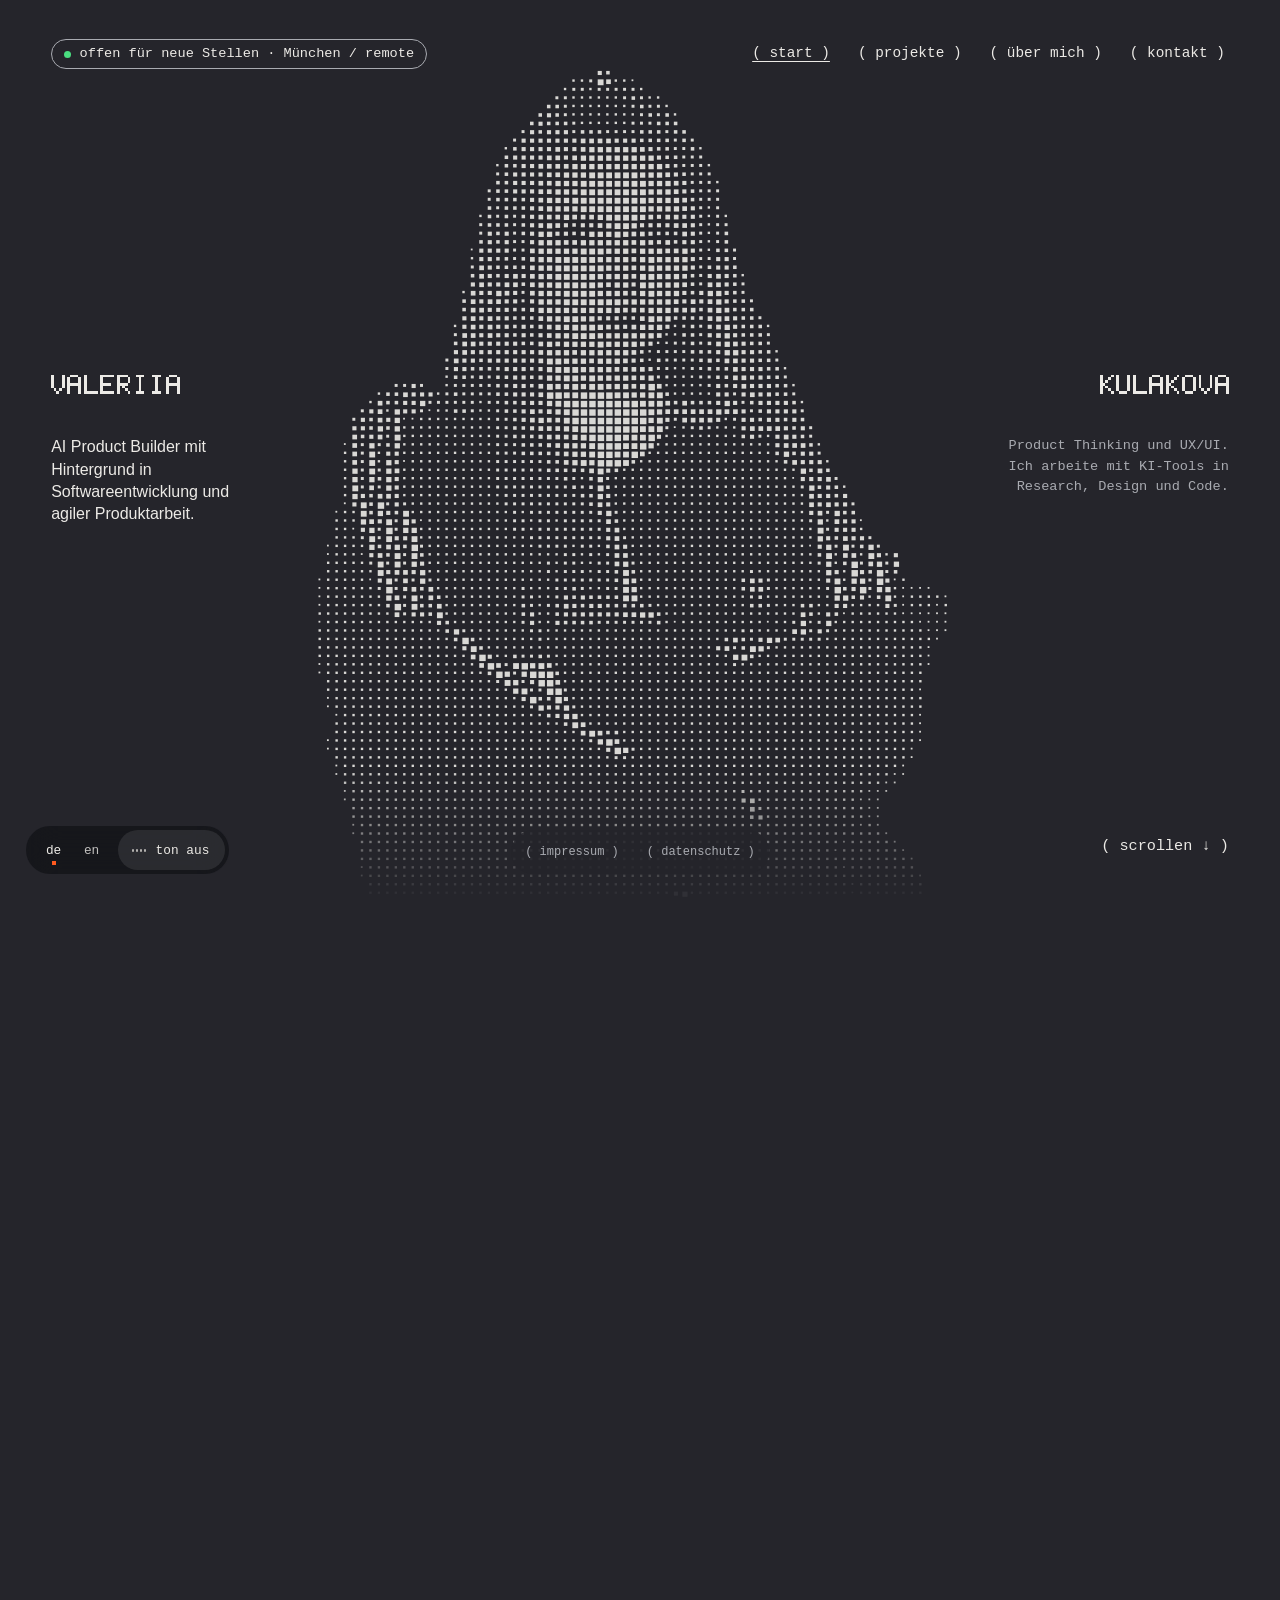
<file: index.html>
<!DOCTYPE html>
<html lang="de">
<head>
<meta charset="utf-8">
<meta name="tdm-reservation" content="1">
<meta name="viewport" content="width=device-width, initial-scale=1, viewport-fit=cover">
<title>Valeriia Kulakova · product builder</title>
<meta name="description" content="Valeriia Kulakova, Product Builder für UX/UI aus München.">
<link rel="stylesheet" href="style.css?v=1a08c175">
<script src="nav.js?v=debee6c0"></script>
<script src="cursor.js?v=5340a399"></script>
</head>
<body class="page-home">
<a class="skip" href="#ordner">Zu den Ordnern springen</a>
<div class="track" id="track">
  <div class="stage">
    <canvas id="c" role="img" aria-label="Porträt von Valeriia Kulakova aus Pixeln"></canvas>
    <header>
      <p class="badge"><i aria-hidden="true"></i>offen für neue Stellen<span class="loc"> · München / remote</span></p>
      <nav aria-label="Hauptnavigation"><a href="index.html" aria-current="page">( start )</a><a href="projekte.html">( projekte )</a><a href="about.html">( über mich )</a><a href="contact.html">( kontakt )</a></nav>
    </header>
    <main class="intro" id="intro">
      <h1><span data-pixel>Valeriia</span> <span data-pixel>Kulakova</span></h1>
      <div class="claim">
        <p class="claim-txt">AI Product Builder mit Hintergrund in Softwareentwicklung und agiler Produktarbeit.</p>
        <p class="claim-role">Product Thinking und UX/UI. Ich arbeite mit KI-Tools in Research, Design und Code.</p>
      </div>
    </main>
    <div class="hint" id="hint" aria-hidden="true">( scrollen ↓ )</div>

    <!-- 2 · Das Porträt wird zu „DESIGN + CODE + AI“, darunter ein Code-Fenster (nur Code, kein Text-Reiter) -->
    <section class="beat beat-code" id="who" aria-labelledby="who-title">
      <h2 class="sr" id="who-title">design + code + ai</h2>
      <div class="codewin">
        <div class="codewin-bar">
          <span class="dots" aria-hidden="true"><i></i><i></i><i></i></span>
          <span class="codewin-file" aria-hidden="true">valeriia.js</span>
        </div>
        <pre class="code" id="view-code"><code id="codeOut"></code></pre>
      </div>
    </section>

    <!-- 4 · Ordner: kommen klein und wachsen auf normale Größe -->
    <nav class="folders" id="folders" aria-label="Ordner">
      <a class="folder" href="projekte.html" id="ordner">
        <svg viewBox="0 0 120 96" aria-hidden="true"><defs><linearGradient id="ff" x1="0" y1="0" x2="0" y2="1"><stop offset="0" style="stop-color:var(--folder-front-top)"/><stop offset="1" style="stop-color:var(--folder-front-bottom)"/></linearGradient></defs><path d="M4 12a7 7 0 0 1 7-7h28a7 7 0 0 1 5 2l6 6h59a7 7 0 0 1 7 7v10H4z" style="fill:var(--folder-back)"/><rect x="4" y="22" width="112" height="70" rx="7" fill="url(#ff)"/><rect x="4" y="22" width="112" height="2" rx="1" style="fill:var(--folder-edge)"/></svg>
        <span>Projekte</span>
      </a>
      <a class="folder" href="about.html">
        <svg viewBox="0 0 120 96" aria-hidden="true"><path d="M4 12a7 7 0 0 1 7-7h28a7 7 0 0 1 5 2l6 6h59a7 7 0 0 1 7 7v10H4z" style="fill:var(--folder-back)"/><rect x="4" y="22" width="112" height="70" rx="7" fill="url(#ff)"/><rect x="4" y="22" width="112" height="2" rx="1" style="fill:var(--folder-edge)"/></svg>
        <span>Über mich</span>
      </a>
    </nav>
    <footer class="legal"><a href="impressum.html">( impressum )</a><a href="datenschutz.html">( datenschutz )</a></footer>
  </div>
</div>
<script src="pixel.js?v=43813e9c"></script>
<script src="sound.js?v=e8028848"></script>
<script>
(function(){
  const GW=80, GH=201;
  const raw=atob("[base64]/[base64]/[base64]/[base64]/[base64]/yLinx6KFoV+PgkQjSmAAAAAAAAAAAAAAAAAAAAAAAAAAAAAAAAAAAAAAAAAAAAAAAAAAAAAAAAAAAAAAAAAAD3J/cIxIT6PByMzEy9DS0r/[base64]/y8/Pxrm5ubWqoKjEzL2UmJRtp72YaVZRAAAAAAAAAAAAAAAAAAAAAAAAAAAAAAAAAAAAAAAAAAAAAAAAAAAAAAAAAAAAdpyPlHV5Z19emr/[base64]/wrq5mCkmVFo/eJm9jWhbWzEAAAAAAAAAAAAAAAAAAAAAAAAAAAAAAAAAAAAAAAAAAAAAAAAAAAAAAABflZKIhXaEcGpvlsWsssTNztDNyci6rootJ05Obkxgo8Gid2NfQwAAAAAAAAAAAAAAAAAAAAAAAAAAAAAAAAAAAAAAAAAAAAAAAAAAAAAAAIKejHuCe35/gHmXzMi0rrXCzs7Mx6duIDJBSEpqb1uIv7CCcF1aHgAAAAAAAAAAAAAAAAAAAAAAAAAAAAAAAAAAAAAAAAAAAAAAAAAAAAA7nY56a3N5gIeDd5HQ0cnCsq26wcGpglQtXEAzO0VtdGeXp4J/YmI8AAAAAAAAAAAAAAAAAAAAAAAAAAAAAAAAAAAAAAAAAAAAAAAAAAAAADWJd2NiW2lzjIBSd8/S0dDPw7u3qqWtkXdLQiIgMUFiZ2qVf4l2XlgfAAAAAAAAAAAAAAAAAAAAAAAAAAAAAAAAAAAAAAAAAAAAAAAAAAAAJ2tkSVJPXGaEhFJ/wc3V0c3QzcO2y6ysyUUxIhoaMExiZp2VgYdkYkQAAAAAAAAAAAAAAAAAAAAAAAAAAAAAAAAAAAAAAAAAAAA2P3s5AAAZQE02PUpgbnt4Za/izsjRz9XZx7m3lrLwkywiHR0pPHhgi6CIinthYCAAAAAAAAAAAAAAAAAAAAAAAAAAAAAAAAAAAAAAAAAmamyqdYiGJz1XRzQwRVlkeHp4oPXz4+zw9/r579O/y9nTbC4eEyQWcnw9dpOEh25mQAAAAAAAAAAAAAAAAAAAAAAAAAAAAAAAAAAAAAAALpNeVYCBuzY2PUlENS0wSWJshH+KvuP4/Pn9/P//+PTv5+aQbZhmWWiJtn1DYIh9d3NaJwAAAAAAAAAAAAAAAAAAAAAAAAAAAAAAAAAAAE51pim5h4g7CBUoV1M5KCZAW16ApIWTver///z9//r39PjrvqGhr6qnorinmH1BUnlxdXM/AAAAAAAAAAAAAAAAAAAAAAAAAAAAAAAAAABIdm2vdrQNDxUdFxkbKScnKTdFXXGnspCh0fX/+/r/+vn9+MHWcUiZr6epcx9Ch4dpe3RgdV8AAAAAAAAAAAAAAAAAAAAAAAAAAAAAAAAAAH2CUc1htRccHB0ZGhgeICUsNklaZoCsnKG14fn5/v/6+fPV2eExCx5OY0AWHCKBnK2gonRnczMAAAAAAAAAAAAAAAAAAAAAAAAAAAAAAAAAmViEkDTgLhYbHRgaGRsfIyo1SlJfaIyWoK684vX9/vrr2N7/[base64]/fri7PilJRscGhkZGRkbGxsaHB4SXshjiYVEAAAAAAAAAAAAAAAAAAAAAAAAAAAAAAAqqUbeLL6ODyEfGx4YHhwcISM2R0JLS01ka5DC18n2//LbbRoaHBsZGBkaGhsbHBobHBsZXZp9c44nAAAAAAAAAAAAAAAAAAAAAAAAAAAAAC3JSeA/[base64]/[base64]/a9ZrFCAcGxsaGhoZGBgYEksZEh4bGxsdG8t1IfSBY/tJYQAAAAAAAAAAAAAACRUYGxgcD4nWOK5BuT8ZJCAaICAfICEjLSckLTY4SEA2OElg2pcXIR4dHRwbGxoaFyZfoHU3Fx0aGx4Qgdwcucc18IIMFAAAAAAAAAAAAAAMGBscGhoVO/JEcZ9UmBonJRogISIiJCc0LCYtQ0pVTS4uQk3bxBofHx0dHRwbGhkbF1edr00RHBsbHRYx+FRy/zm1tBkIAwMDAAAAAAAAAA8YGxwbHBwVw6c36DOnUhomGyAhISElKzwxKC1Oemt4XmRubtDYKxkkHh4dHBwbGxsaFU9aGBgcGhkdHxK6zlmILG/[base64]/[base64]/+PNUHCYiIB0dHh8jJSIdHyAfICAgICIdHiEcHSAhISEjIiEhISAgGxgXFRUUEgAAAAAAAAAAABYbGx0fHyAgIiMkIyMjIyMiIiUWS+rJOXb//[base64]/[base64]/[base64]/[base64]/[base64]/[base64]/1kWHhkXFhUVFRcZGxsbGRcYGRgYGBcXFBQUEQAAAAAAAAAAAAAAABweHh0cHiAeGR0gHyAgICAhISEgISIiIyIiIiMjJCQkJCUlJCQlF33/[base64]/2gXIRsaGhkZGRgXFxUVFhYXFxgYFxYVFQ0AAAAAAAAAAAAAAAAAFSAeHh4eHhoZHR0fHx8hHyAgIiMjIiIjIiIjIiEhISEjIiIjIyMmHI7/[base64]/[base64]/2EXIg96//yXMzs4NDAsKisrKScnJx0HAAAAAAAAAAAAAAAAAAAAADUgHB0dHh4eIB4gISEgISEhISMjIyMkJCQkIyMjIyEiJCMiIh8gEnH/[base64]/[base64]/[base64]/[base64]/[base64]/[base64]/[base64]/Ozk8Pzs2NDcwMTIwLCosKyQVKSsiICkmLDAVAAAAAAAAAAAAAAAAAAAAAAAAAAAAAAAAAAAAAAAAAAAAAAAAAAAAWVo0Ki8uLzI4Ojw8PT88PDs/Pjo5NDUuMy8rKi0sKhUkLx4fJycwMRQAAAAAAAAAAAAAAAAAAAAAAAAAAAAAAAAAAAAAAAAAAAAAAAAAAAAwY0ApMC4wLjU3OTo9Pjs/PDs6ODc2NzExLy0rLCosHBYtHCInKjIvEgAAAAAAAAAAAAAAAAAAAAAAAAAAAAAAAAAAAAAAAAAAAAAAAAAAAABXajk2NjUzMTg5OD09PD8/OTo4Njg2LzAvLiwtLCsmFSEeJycrMCwQAAAAAAAAAAAAAAAAAAAAAAAAAAAAAAAAAAAAAAAAAAAAAAAAAAAAAAAAAAAAAAAtOTo6Qj8/[base64]/[base64]");
  const CROP=100;        // Zeilen, die sichtbar sind: Kopf bis Brust, keine Beine
  const FADE=16;         // weicher Auslauf am unteren Rand
  const reduce=window.matchMedia('(prefers-reduced-motion: reduce)').matches;
  const cv=document.getElementById('c'), ctx=cv.getContext('2d');
  const track=document.getElementById('track'), folders=document.getElementById('folders');
  const intro=document.getElementById('intro'), hint=document.getElementById('hint');
  const who=document.getElementById('who');
  let W=0,H=0,dpr=1,cell=4,ox=0,oy=0;

  /* Ablauf beim Scrollen (Anteil der Strecke 0 … 1)
     0.00–0.20  sofort beim ersten Scrollen: Pixel fliegen zu „DESIGN + CODE + AI“
     0.20–0.26  Schrift steht still
     0.24–0.34  erst dann öffnet sich das Code-Fenster und tippt
     0.34–0.50  alles steht, Zeit zum Lesen
     0.50–0.70  Schrift und Fenster lösen sich langsam auf
     0.64–0.90  Ordner kommen klein und wachsen auf normale Größe */
  const T={morphIn:[0.0,0.2], whoIn:[0.24,0.34], out:[0.5,0.7], folders:[0.64,0.9]};

  const P=[];
  for(let y=0;y<CROP;y++)for(let x=0;x<GW;x++){
    const v=raw.charCodeAt(y*GW+x); if(!v) continue;
    const l=v/255;
    const fade=y>CROP-FADE?(CROP-y)/FADE:1;
    const ang=Math.random()*Math.PI*2;
    P.push({gx:x,gy:y,g:Math.round(l*8),base:fade,delay:Math.random(),
      vx:Math.cos(ang)*(0.4+Math.random()), vy:Math.sin(ang)*(0.4+Math.random()),
      tx:0,ty:0,dx:0,dy:0});
  }
  // Halbton: helle Stellen = große Quadrate, dunkle Stellen = kleine Quadrate
  const levels=[...Array(9)].map(()=>[]); P.forEach(p=>levels[p.g].push(p));
  const sizes=levels.map((_,i)=>0.28+0.72*(i/8));
  const ink=getComputedStyle(document.body).getPropertyValue('--color-portrait').trim()||'#d9d8d5';

  // Ziele: jede Zelle der Pixel-Schrift wird in 3 × 3 Unterpunkte geteilt
  let sub=4, textCX=0, textCY=0;
  function layoutText(){
    const narrow=W<700;
    const lines=narrow?['DESIGN','+ CODE','+ AI']:['DESIGN + CODE + AI'];
    const L=lines.map(t=>PixelFont.cellsFor(t));
    const wMax=Math.max(...L.map(l=>l.width));
    const rows=lines.length*7+(lines.length-1)*3;
    const cs=Math.min(W*(narrow?0.84:0.72)/wMax, H*(narrow?0.24:0.2)/rows);
    sub=cs/3;
    const x0=(W-wMax*cs)/2, y0=H*(narrow?0.27:0.3)-rows*cs/2;
    textCX=W/2; textCY=y0+rows*cs/2;
    const targets=[];
    L.forEach((l,li)=>{
      const lx=x0+(wMax-l.width)*cs/2, ly=y0+li*10*cs;
      l.cells.forEach(([cx,cy])=>{
        for(let a=0;a<3;a++)for(let b=0;b<3;b++) targets.push([lx+cx*cs+a*sub, ly+cy*cs+b*sub]);
      });
    });
    // Gleichmäßig verteilen: jeder Punkt bekommt ein Ziel, Ziele dürfen mehrfach belegt sein
    const order=P.map((_,i)=>i).sort((a,b)=>P[a].gx-P[b].gx||P[a].gy-P[b].gy);
    order.forEach((pi,k)=>{const t=targets[Math.floor(k*targets.length/order.length)]; P[pi].tx=t[0]; P[pi].ty=t[1];});
  }

  function resize(){
    dpr=Math.min(window.devicePixelRatio||1,2);
    W=cv.clientWidth; H=cv.clientHeight;
    cv.width=W*dpr; cv.height=H*dpr; ctx.setTransform(dpr,0,0,dpr,0,0);
    const narrow=W<700;
    cell=Math.min((H*(narrow?0.8:0.94))/CROP,(W*(narrow?1.1:0.62))/GW);
    ox=(W-GW*cell)/2;
    oy=H-CROP*cell;
    layoutText();
  }
  let mx=-9999,my=-9999;
  window.addEventListener('pointermove',e=>{mx=e.clientX;my=e.clientY});
  window.addEventListener('pointerleave',()=>{mx=my=-9999});
  function progress(){
    const r=track.getBoundingClientRect(); const max=track.offsetHeight-window.innerHeight;
    return Math.min(1,Math.max(0,-r.top/max));
  }
  const clamp=t=>t<0?0:t>1?1:t;
  const ease=t=>1-Math.pow(1-clamp(t),3);
  const easeIO=t=>{t=clamp(t);return t<.5?4*t*t*t:1-Math.pow(-2*t+2,3)/2;};
  const span=(p,[a,b])=>(p-a)/(b-a);
  // Sichtbarkeit eines Fensters mit weichen Kanten
  const win=(p,a,b,e)=>Math.min(clamp((p-a)/e),clamp((b-p)/e));

  let typedStarted=false, typedDone=false, lastP=0;
  function frame(){
    const p=progress();
    ctx.clearRect(0,0,W,H);
    const s=cell*0.76, R=90, push=p<0.01;
    const m=reduce?(p>0.08?1:0):span(p,T.morphIn);
    const burst=reduce?(p>T.out[0]+0.08?1:0):clamp(span(p,T.out));
    ctx.fillStyle=ink;
    for(let L=0;L<9;L++){
      for(const q of levels[L]){
        let hx=ox+q.gx*cell, hy=oy+q.gy*cell;
        if(push&&!reduce){
          const ddx=hx-mx, ddy=hy-my, d2=ddx*ddx+ddy*ddy;
          if(d2<R*R){const d=Math.sqrt(d2)||1,f=(1-d/R)*18;q.dx+=ddx/d*f*0.35;q.dy+=ddy/d*f*0.35;}
        }
        q.dx*=0.88; q.dy*=0.88; hx+=q.dx; hy+=q.dy;
        // Jeder Punkt startet leicht versetzt, so fliegt das Porträt nicht als Block
        const mi=ease(m*1.35-q.delay*0.35);
        let x=hx+(q.tx-hx)*mi, y=hy+(q.ty-hy)*mi;
        let sz=s*sizes[L]+(sub*0.82-s*sizes[L])*mi;
        let a=q.base+(1-q.base)*mi;
        if(burst>0){
          // Ende: die Pixel-Schrift wächst auf dich zu, die Punkte lösen sich dabei leicht und verblassen
          const zf=1+easeIO(burst)*2.6;
          x=textCX+(x-textCX)*zf+q.vx*burst*burst*40;
          y=textCY+(y-textCY)*zf+q.vy*burst*burst*40;
          sz*=zf; a*=1-ease((burst-0.35-q.delay*0.15)/0.5);
        }
        if(a<=0.01) continue;
        ctx.globalAlpha=a;
        ctx.fillRect(x,y,sz,sz);
      }
    }
    ctx.globalAlpha=1;

    // Name und Hinweis verschwinden, sobald sich das Porträt bewegt
    const fade=1-ease(span(p,[0.0,0.06]));
    intro.style.opacity=fade; hint.style.opacity=fade;

    // $ whoami
    // Fenster: kommt von unten, bewegt sich beim Lesen leicht nach vorne, blendet am Ende einfach aus
    const wIn=ease(span(p,T.whoIn)), drift=reduce?0:easeIO(span(p,[T.whoIn[1],T.out[0]+0.06]));
    const wv=Math.min(wIn,1-ease(span(p,[T.out[0],T.out[0]+0.08])));
    who.style.opacity=wv;
    who.style.transform='translateY('+((1-wIn)*28-drift*10)+'px) scale('+(1+drift*0.07)+')';
    // Ist das Fenster wieder weg, wird beim nächsten Mal neu getippt
    if(wv<0.02&&typedStarted){typedStarted=false;typing++;renderCode(0);}
    who.classList.toggle('on',wv>0.5);
    if(wv>0.5&&!typedStarted){typedStarted=true;typeCode();}


    // Ordner: klein → normale Größe
    const fo=ease(span(p,T.folders));
    folders.style.opacity=Math.min(1,fo*2.5);
    folders.style.transform='scale('+(0.22+0.78*fo)+')';
    folders.classList.toggle('on',fo>0.8);
    const moving=(p<T.morphIn[1]+0.02)||(p>T.out[0]-0.02&&p<T.out[1]+0.02);
    Sound.motion(moving?Math.abs(p-lastP)*60:0); lastP=p;
    requestAnimationFrame(frame);
  }

  // Code-Fenster: gültiges JavaScript, Zeichen für Zeichen getippt, mit Farben pro Wortart
  const CODE=[
    ['d','const '],['','valeriia '],['p','= {\n'],
    ['k','  is'],['p',':       '],['s','"a product builder"'],['p',',\n'],
    ['k','  was'],['p',':      ['],['s','"developer"'],['p',', '],['s','"scrum master"'],['p',',\n             '],['s','"proxy product owner"'],['p','],\n'],
    ['k','  learns'],['p',':   '],['s','"ai-enhanced design"'],['p',',\n'],
    ['k','  looksFor'],['p',': ['],['s','"product owner"'],['p',', '],['s','"product builder ux/ui"'],['p','],\n'],
    ['k','  livesIn'],['p',':  '],['s','"munich"'],['p',',\n'],
    ['p','};']
  ];
  const out=document.getElementById('codeOut');
  function renderCode(n){ // n = Anzahl sichtbarer Zeichen
    out.textContent=''; let left=n;
    for(const [c,t] of CODE){
      if(left<=0) break;
      const part=t.slice(0,left); left-=part.length;
      const sp=document.createElement('span'); if(c) sp.className=c; sp.textContent=part; out.appendChild(sp);
    }
  }
  const TOTAL=CODE.reduce((a,[,t])=>a+t.length,0);
  renderCode(reduce?TOTAL:0);              // bei weniger Bewegung: alles sofort da
  let typing=0;
  function typeCode(){
    if(reduce){renderCode(TOTAL);return;}
    const id=++typing; let n=0; renderCode(0);
    (function tick(){ if(id!==typing) return; n+=3; renderCode(n); if(n%2) Sound.key(); if(n<TOTAL) setTimeout(tick,12); else typedDone=true; })();
  }


  document.querySelectorAll('.folder').forEach(a=>a.addEventListener('pointerenter',()=>Sound.hover()));
  document.querySelectorAll('.folder').forEach(a=>a.addEventListener('click',e=>{
    Sound.whoosh();
    if(reduce||e.metaKey||e.ctrlKey) return;
    e.preventDefault(); a.classList.add('zoom'); a.closest('.stage').classList.add('leaving');
    setTimeout(()=>{window.SoftNav?SoftNav.go(a.getAttribute('href')):(location.href=a.getAttribute('href'))},650);
  }));
  if('scrollRestoration' in history) history.scrollRestoration='manual';
  window.addEventListener('pageshow',()=>{
    document.querySelectorAll('.folder.zoom').forEach(a=>a.classList.remove('zoom'));
    document.querySelector('.stage').classList.remove('leaving');
    scrollTo(0,0); typedStarted=false; typing++; renderCode(0); lastP=0;
    Sound.resume();
  });
  window.addEventListener('resize',resize);
  resize(); requestAnimationFrame(frame);
})();
</script>
<script>
/* Navigation beim Hochwischen: Ist die Navigation oben aus dem Bild gescrollt, erscheint sie als feste Leiste,
   sobald man ein Stück nach oben wischt. Beim Runterscrollen verschwindet sie wieder. */
(function(){
  const nav=document.querySelector('header nav[aria-label="Hauptnavigation"]'); if(!nav) return;
  const bar=document.createElement('div'); bar.className='pinbar'; bar.setAttribute('aria-hidden','true'); bar.inert=true;
  const n=nav.cloneNode(true); n.setAttribute('aria-label','Hauptnavigation, oben fixiert'); bar.appendChild(n); document.body.appendChild(bar);
  let last=scrollY, shown=false;
  function set(v){
    if(v===shown) return; shown=v;
    bar.classList.toggle('on',v); bar.setAttribute('aria-hidden',v?'false':'true'); bar.inert=!v;
    document.body.style.setProperty('--pin-h',bar.offsetHeight+'px'); document.body.classList.toggle('pin-on',v);
  }
  addEventListener('scroll',()=>{
    const y=scrollY, d=y-last;
    if(nav.getBoundingClientRect().bottom>0) set(false);
    else if(d<-4) set(true);
    else if(d>4) set(false);
    last=y;
  },{passive:true});
})();
</script>
</body>
</html>
</file>
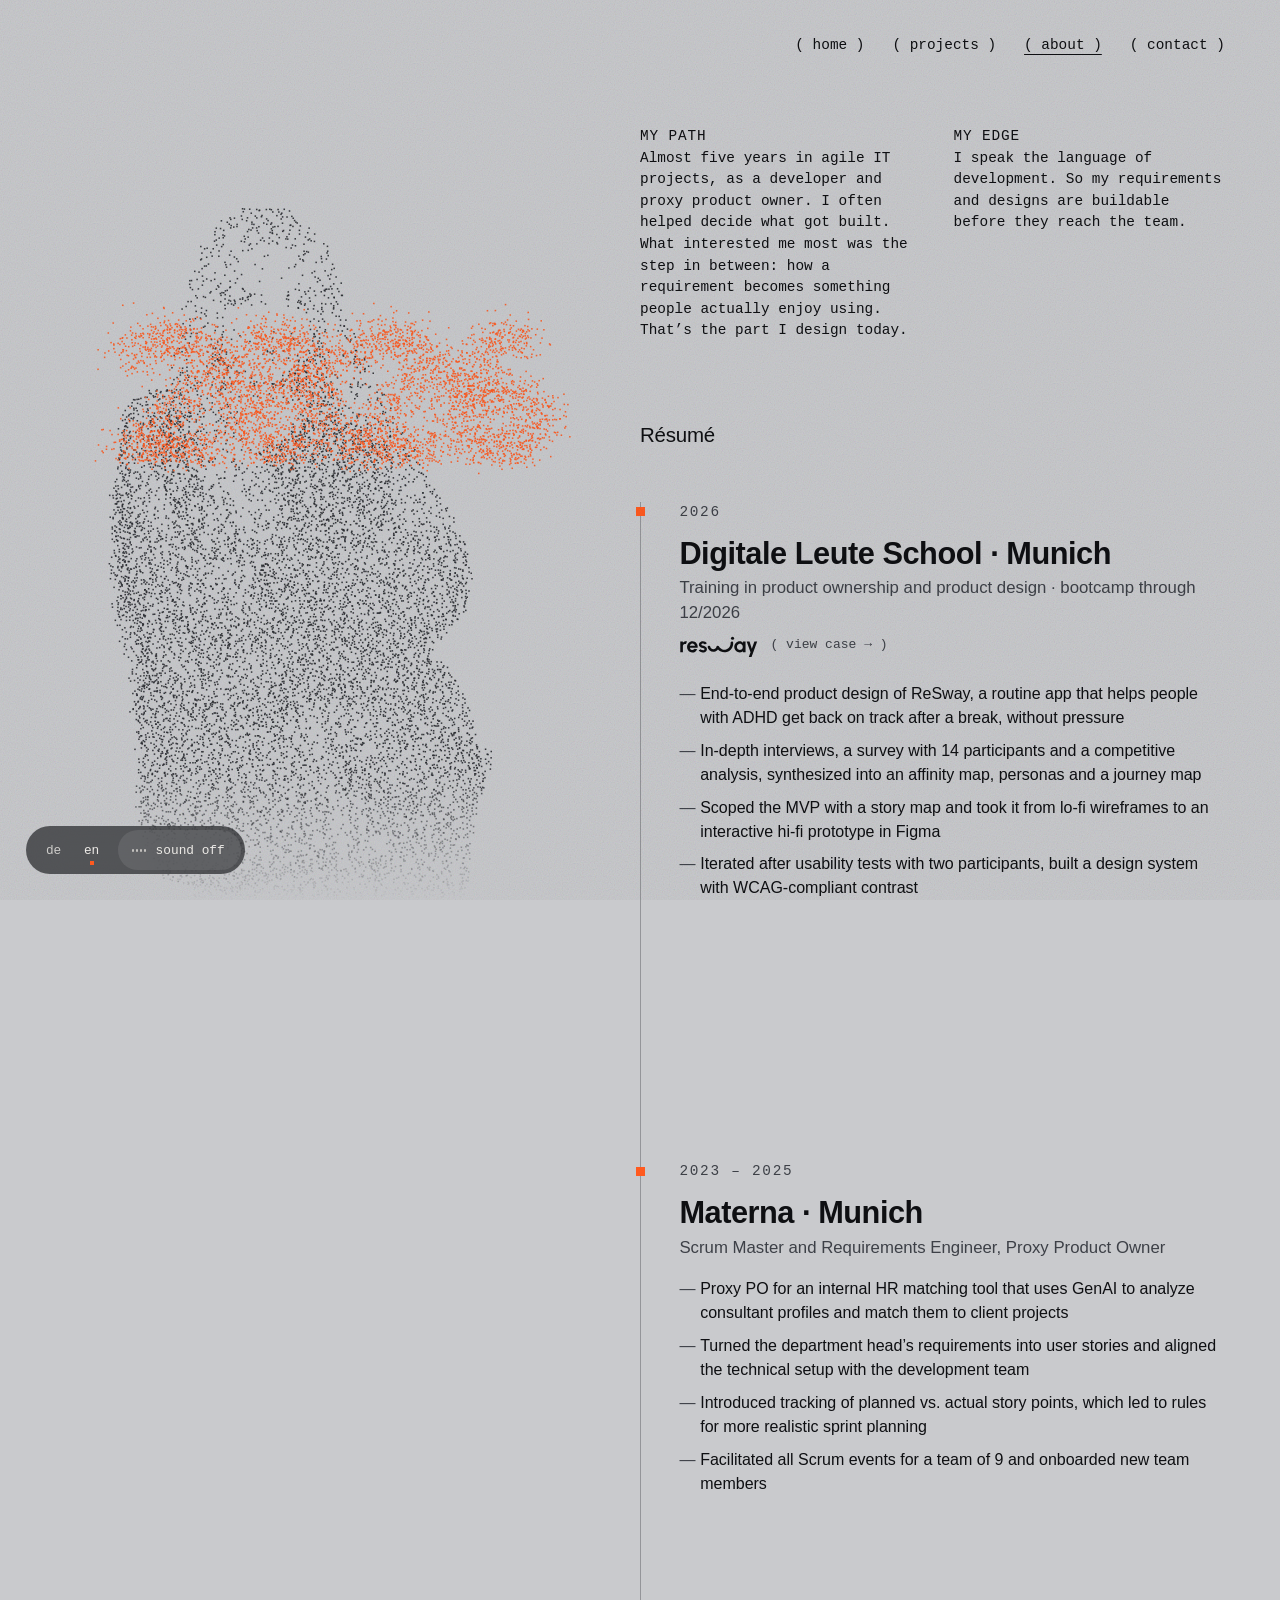
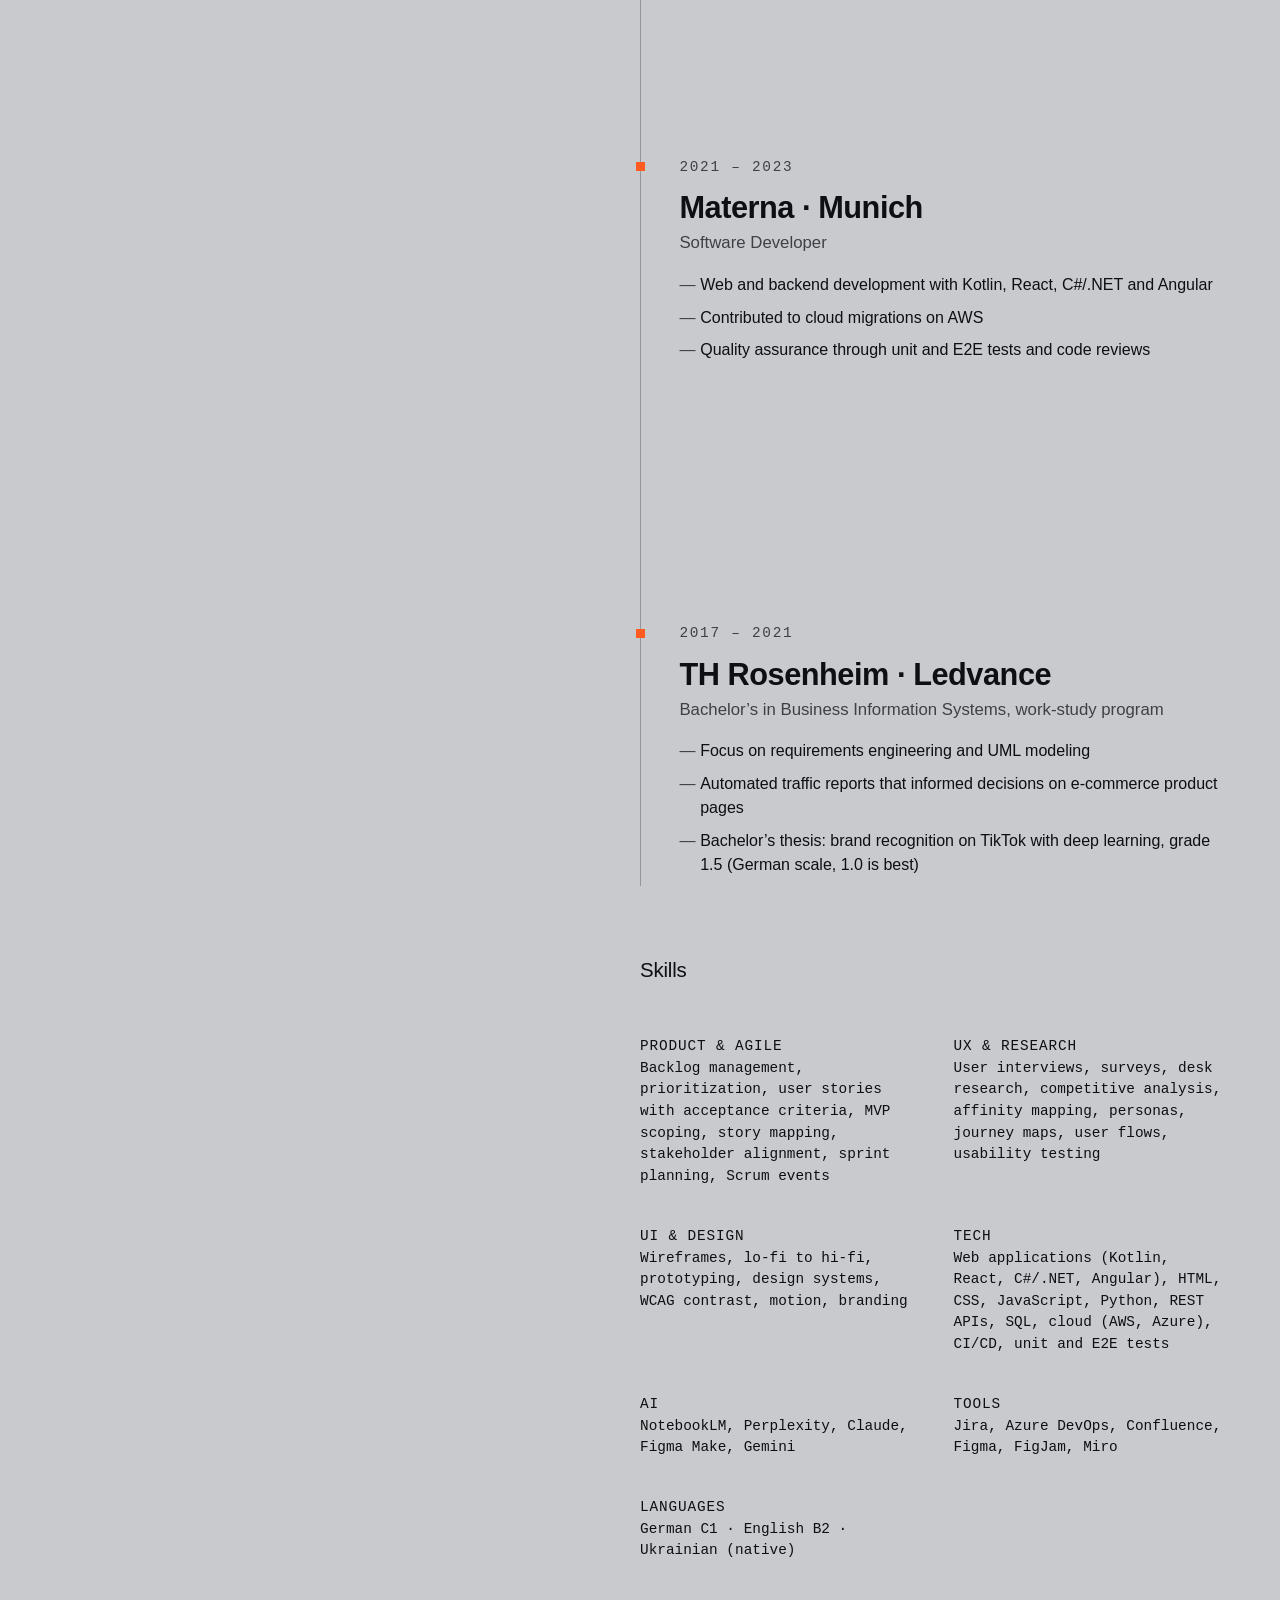
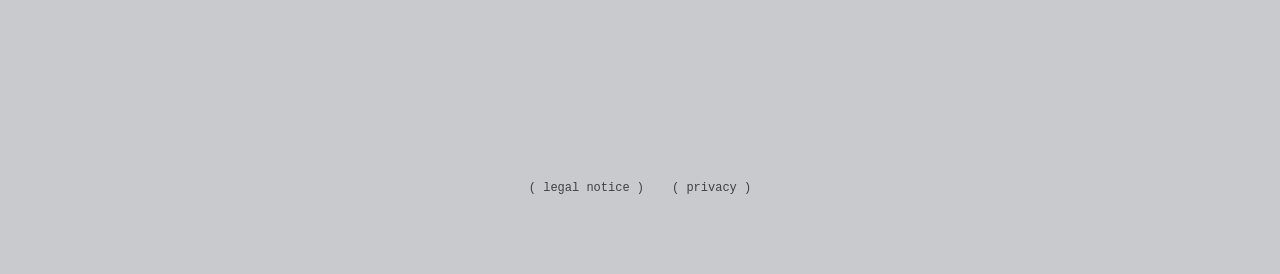
<file: about-en.html>
<!DOCTYPE html>
<html lang="en">
<head>
<meta charset="utf-8">
<meta name="tdm-reservation" content="1">
<meta name="viewport" content="width=device-width, initial-scale=1, viewport-fit=cover">
<title>About · Valeriia Kulakova</title>
<meta name="description" content="Valeriia Kulakova: from software development and product ownership to product builder for UX/UI.">
<link rel="stylesheet" href="style.css?v=1a08c175">
<script src="nav.js?v=debee6c0"></script>
<script src="cursor.js?v=5340a399"></script>
</head>
<body class="page-about">
<a class="skip" href="#inhalt">Skip to content</a>
<canvas id="dots" aria-hidden="true"></canvas>

<header>
  <nav aria-label="Main navigation"><a href="index-en.html">( home )</a><a href="projekte-en.html">( projects )</a><a href="about-en.html" aria-current="page">( about )</a><a href="contact-en.html">( contact )</a></nav>
</header>

<main id="inhalt">
  <h1 id="titel" class="sr">About · Valeriia Kulakova</h1>

  <section class="cv" aria-labelledby="cv-titel">
    <div class="cv-inner">
      <div class="about-intro">
        <div><p class="ai-cap">My path</p><p>Almost five years in agile IT projects, as a developer and proxy product owner. I often helped decide what got built. What interested me most was the step in between: how a requirement becomes something people actually enjoy using. That’s the part I design today.</p></div>
        <div><p class="ai-cap">My edge</p><p>I speak the language of development. So my requirements and designs are buildable before they reach the team.</p></div>
      </div>
      <h2 id="cv-titel">Résumé</h2>
      <ol class="timeline">
        <li class="reveal">
          <p class="year">2026</p>
          <h3>Digitale Leute School · Munich</h3>
          <p class="role">Training in product ownership and product design · bootcamp through 12/2026</p>
          <p class="proj"><a href="case-resway-en.html"><span class="sr">ReSway project: view the case study</span><svg class="wm" aria-hidden="true" focusable="false" viewBox="0 0 742 240" fill="none" xmlns="http://www.w3.org/2000/svg"><g><path d="M12.1 190L12 90H36.4L36.5 98.9C39.9 95.3 43.9667 92.4667 48.7 90.4C53.4333 88.2667 58.5333 87.2 64 87.2C67.6667 87.2 71.3333 87.7333 75 88.8L65.4 113.4C62.8667 112.4 60.3333 111.9 57.8 111.9C53.8667 111.9 50.2667 112.867 47 114.8C43.8 116.667 41.2333 119.233 39.3 122.5C37.4333 125.7 36.5 129.267 36.5 133.2V190H12.1ZM125.531 192.6C116.331 192.6 107.931 190.233 100.331 185.5C92.7979 180.767 86.7646 174.4 82.2313 166.4C77.7646 158.4 75.5313 149.567 75.5313 139.9C75.5313 132.633 76.8313 125.833 79.4313 119.5C82.0313 113.1 85.5979 107.5 90.1313 102.7C94.7313 97.8333 100.065 94.0333 106.131 91.3C112.198 88.5667 118.665 87.2 125.531 87.2C133.331 87.2 140.465 88.8667 146.931 92.2C153.465 95.4667 158.998 99.9667 163.531 105.7C168.065 111.433 171.365 117.967 173.431 125.3C175.498 132.633 175.965 140.3 174.831 148.3H101.731C102.665 152.033 104.198 155.4 106.331 158.4C108.465 161.333 111.165 163.7 114.431 165.5C117.698 167.233 121.398 168.133 125.531 168.2C129.798 168.267 133.665 167.267 137.131 165.2C140.665 163.067 143.598 160.2 145.931 156.6L170.831 162.4C166.765 171.267 160.698 178.533 152.631 184.2C144.565 189.8 135.531 192.6 125.531 192.6ZM100.931 130H150.131C149.398 126 147.831 122.4 145.431 119.2C143.098 115.933 140.198 113.333 136.731 111.4C133.265 109.467 129.531 108.5 125.531 108.5C121.531 108.5 117.831 109.467 114.431 111.4C111.031 113.267 108.131 115.833 105.731 119.1C103.398 122.3 101.798 125.933 100.931 130ZM221.383 191.8C216.183 191.467 211.149 190.433 206.283 188.7C201.483 186.9 197.216 184.467 193.483 181.4C189.749 178.333 186.883 174.667 184.883 170.4L205.483 161.6C206.283 162.933 207.583 164.367 209.383 165.9C211.183 167.367 213.316 168.6 215.783 169.6C218.316 170.6 221.083 171.1 224.083 171.1C226.616 171.1 229.016 170.767 231.283 170.1C233.616 169.367 235.483 168.267 236.883 166.8C238.349 165.333 239.083 163.433 239.083 161.1C239.083 158.633 238.216 156.733 236.483 155.4C234.816 154 232.683 152.967 230.083 152.3C227.549 151.567 225.083 150.9 222.683 150.3C216.349 149.033 210.449 147.067 204.983 144.4C199.583 141.733 195.216 138.3 191.883 134.1C188.616 129.833 186.983 124.7 186.983 118.7C186.983 112.1 188.716 106.4 192.183 101.6C195.716 96.8 200.283 93.1 205.883 90.5C211.549 87.9 217.649 86.6 224.183 86.6C232.116 86.6 239.383 88.2667 245.983 91.6C252.649 94.8667 257.916 99.5 261.783 105.5L242.483 116.9C241.549 115.3 240.249 113.833 238.583 112.5C236.916 111.1 235.016 109.967 232.883 109.1C230.749 108.167 228.516 107.633 226.183 107.5C223.183 107.367 220.449 107.633 217.983 108.3C215.516 108.967 213.516 110.1 211.983 111.7C210.516 113.3 209.783 115.433 209.783 118.1C209.783 120.633 210.783 122.533 212.783 123.8C214.783 125 217.183 125.933 219.983 126.6C222.849 127.267 225.583 128 228.183 128.8C234.049 130.733 239.549 133.1 244.683 135.9C249.883 138.7 254.049 142.133 257.183 146.2C260.316 150.267 261.816 155.133 261.683 160.8C261.683 167.267 259.749 172.933 255.883 177.8C252.016 182.6 247.016 186.267 240.883 188.8C234.816 191.333 228.316 192.333 221.383 191.8Z" fill="currentColor"/><path d="M495.049 89.9293C501.768 89.4249 507.624 94.4626 508.129 101.181C509.553 120.146 504.392 139.021 493.516 154.623C482.641 170.224 466.716 181.596 448.43 186.821C430.144 192.045 410.616 190.802 393.14 183.301C382.594 178.775 373.185 172.136 365.445 163.88C362.807 167.359 359.744 170.531 356.301 173.31C346.661 181.092 334.646 185.336 322.257 185.336C309.869 185.336 297.854 181.092 288.214 173.31C278.574 165.529 271.89 154.679 269.277 142.569C267.856 135.983 272.043 129.491 278.63 128.07C285.216 126.649 291.707 130.835 293.129 137.422C294.565 144.08 298.24 150.045 303.54 154.324C308.84 158.602 315.446 160.936 322.257 160.936C329.069 160.936 335.675 158.602 340.975 154.324C346.276 150.045 349.951 144.08 351.387 137.422L351.498 136.955C352.729 132.165 356.744 128.574 361.676 127.906C366.768 127.217 371.745 129.791 374.125 134.344C380.333 146.221 390.448 155.594 402.763 160.88C415.079 166.165 428.841 167.042 441.727 163.36C454.613 159.678 465.836 151.664 473.5 140.67C481.164 129.675 484.801 116.374 483.798 103.009C483.293 96.2905 488.331 90.434 495.049 89.9293Z" fill="currentColor"/><circle cx="502.161" cy="58.1744" r="14.64" fill="currentColor"/><path d="M599.761 90H624.161V190H599.761L598.661 177.6C595.928 182.067 592.294 185.7 587.761 188.5C583.294 191.233 577.994 192.6 571.861 192.6C564.461 192.6 557.528 191.2 551.061 188.4C544.594 185.6 538.894 181.733 533.961 176.8C529.094 171.867 525.261 166.167 522.461 159.7C519.728 153.233 518.361 146.3 518.361 138.9C518.361 131.767 519.661 125.067 522.261 118.8C524.928 112.533 528.628 107.033 533.361 102.3C538.094 97.5667 543.561 93.8667 549.761 91.2C555.961 88.5333 562.628 87.2 569.761 87.2C576.361 87.2 582.261 88.6667 587.461 91.6C592.728 94.5333 597.194 98.2667 600.861 102.8L599.761 90ZM571.261 169.1C576.461 169.1 581.061 167.8 585.061 165.2C589.061 162.6 592.194 159.1 594.461 154.7C596.728 150.233 597.861 145.333 597.861 140C597.861 134.6 596.728 129.7 594.461 125.3C592.194 120.833 589.028 117.3 584.961 114.7C580.961 112.1 576.394 110.8 571.261 110.8C566.128 110.8 561.428 112.133 557.161 114.8C552.961 117.4 549.594 120.9 547.061 125.3C544.594 129.7 543.361 134.6 543.361 140C543.361 145.4 544.628 150.3 547.161 154.7C549.694 159.1 553.061 162.6 557.261 165.2C561.528 167.8 566.194 169.1 571.261 169.1ZM707.219 90H733.119L678.419 240H652.519L670.619 190L634.619 90H661.319L682.819 156.6L707.219 90Z" fill="currentColor"/></g></svg><span class="go" aria-hidden="true">( view case → )</span></a></p>
          <ul>
            <li>End-to-end product design of ReSway, a routine app that helps people with ADHD get back on track after a break, without pressure</li>
            <li>In-depth interviews, a survey with 14 participants and a competitive analysis, synthesized into an affinity map, personas and a journey map</li>
            <li>Scoped the MVP with a story map and took it from lo-fi wireframes to an interactive hi-fi prototype in Figma</li>
            <li>Iterated after usability tests with two participants, built a design system with WCAG-compliant contrast</li>
          </ul>
        </li>
        <li class="reveal">
          <p class="year">2023 – 2025</p>
          <h3>Materna · Munich</h3>
          <p class="role">Scrum Master and Requirements Engineer, Proxy Product Owner</p>
          <ul>
            <li>Proxy PO for an internal HR matching tool that uses GenAI to analyze consultant profiles and match them to client projects</li>
            <li>Turned the department head’s requirements into user stories and aligned the technical setup with the development team</li>
            <li>Introduced tracking of planned vs. actual story points, which led to rules for more realistic sprint planning</li>
            <li>Facilitated all Scrum events for a team of 9 and onboarded new team members</li>
          </ul>
        </li>
        <li class="reveal">
          <p class="year">2021 – 2023</p>
          <h3>Materna · Munich</h3>
          <p class="role">Software Developer</p>
          <ul>
            <li>Web and backend development with Kotlin, React, C#/.NET and Angular</li>
            <li>Contributed to cloud migrations on AWS</li>
            <li>Quality assurance through unit and E2E tests and code reviews</li>
          </ul>
        </li>
        <li class="reveal">
          <p class="year">2017 – 2021</p>
          <h3>TH Rosenheim · Ledvance</h3>
          <p class="role">Bachelor’s in Business Information Systems, work-study program</p>
          <ul>
            <li>Focus on requirements engineering and UML modeling</li>
            <li>Automated traffic reports that informed decisions on e-commerce product pages</li>
            <li>Bachelor’s thesis: brand recognition on TikTok with deep learning, grade 1.5 (German scale, 1.0 is best)</li>
          </ul>
        </li>
      </ol>
      <h2 id="skills-titel" class="skills-h">Skills</h2>
      <div class="about-intro skills" aria-labelledby="skills-titel">
        <div><p class="ai-cap">Product &amp; Agile</p><p>Backlog management, prioritization, user stories with acceptance criteria, MVP scoping, story mapping, stakeholder alignment, sprint planning, Scrum events</p></div>
        <div><p class="ai-cap">UX &amp; Research</p><p>User interviews, surveys, desk research, competitive analysis, affinity mapping, personas, journey maps, user flows, usability testing</p></div>
        <div><p class="ai-cap">UI &amp; Design</p><p>Wireframes, lo-fi to hi-fi, prototyping, design systems, WCAG contrast, motion, branding</p></div>
        <div><p class="ai-cap">Tech</p><p>Web applications (Kotlin, React, C#/.NET, Angular), HTML, CSS, JavaScript, Python, REST APIs, SQL, cloud (AWS, Azure), CI/CD, unit and E2E tests</p></div>
        <div><p class="ai-cap">AI</p><p>NotebookLM, Perplexity, Claude, Figma Make, Gemini</p></div>
        <div><p class="ai-cap">Tools</p><p>Jira, Azure DevOps, Confluence, Figma, FigJam, Miro</p></div>
        <div><p class="ai-cap">Languages</p><p>German C1 · English B2 · Ukrainian (native)</p></div>
      </div>
    </div>
  </section>

</main>
<footer class="legal"><a href="impressum.html">( legal notice )</a><a href="datenschutz.html">( privacy )</a></footer>


<script src="pixel.js?v=43813e9c"></script>
<script src="sound.js?v=e8028848"></script>
<script>
(function(){
  document.documentElement.classList.add('js');
  const reduce=matchMedia('(prefers-reduced-motion: reduce)').matches;
  const css=getComputedStyle(document.body);
  const ink=css.getPropertyValue('--color-portrait').trim();
  const orange=css.getPropertyValue('--color-orange').trim();


  /* Punkt-Porträt
     - steht links, der Text rechts
     - dreht sich beim Scrollen leicht um die eigene Achse (Punktwolke mit Tiefe)
     - bei jeder Station im Lebenslauf fliegt ein Teil der Punkte heraus
       und formt deren Jahreszahl, danach fliegen sie zurück */
  const CW=480, CH=600;
  const raw=atob("[base64]/gA4AK8AOwCwADoAvAA7AMQAOwDMADoA3wA6AOYAOwDqADsA8QA6AP4AOwCqAD0ArAA9ALIAPADJADwAzgA8ANQAPADYADwA2wA9AOUAPQDnADwA7gA8APMAPAD8ADwAAAE9AAIBPQCqAD4ArwA/AMEAPwDGAD4AzAA+AM8APgDaAD4A3gA/AOAAPgDiAD8A9AA/AP8APgADAT4AqQBBAKoAQQC2AEEAywBAAM0AQQDPAEEA3gBAAOIAQADmAEAA6QBBAOoAQQD4AEEAAgFBAAUBQACmAEMAqQBCALgAQwDHAEIA5ABDAOkAQwDrAEIAAQFCAAYBQgCkAEQApgBFAKkARACxAEQAyQBFAMoARQDvAEQA/wBFAK8ARgC6AEYAxABHAMYARgDIAEYA6QBHAPkARgD6AEcA/QBHAP4ARwAGAUYAowBIAKUASACsAEgAzABIAPsASAD8AEkAAgFJAAsBSACjAEsApQBLAKgASgCrAEsAtABLALwASgDDAEsAyABKANwASwDgAEoA8wBKAPkASwAHAUoACAFLAAoBSwCiAE0AwQBMAMIATQD0AE0A/wBMAAoBTQANAU0AoQBOAKMATgDAAE8A8ABOAPIATgD2AE4ABAFPAAwBTwChAFEAqQBQALcAUAC/[base64]/gBfAAgBXwAKAV4AEAFeAJsAYQC0AGEAtwBgALkAYAD3AGEACAFhABMBYQAUAWAAmgBjAJ8AYgCsAGMA/[base64]/[base64]/[base64]/ACRAP4AkAABAZAAAwGRAAQBkQAgAZAAkgCTAK0AkwCuAJMAsQCSAAEBkwAEAZIAIAGTACIBkwCQAJUAnACUAKoAlQCuAJUA/QCVAAMBlQAEAZQAIwGUAI4AlwCRAJYApwCXAK0AlwCuAJYAsACWAAEBlwAEAZcAHwGXACMBlwCNAJgAnQCZAKwAmQCuAJgAsACYALIAmQDVAJgA1gCZANoAmQDfAJgA4ACYAOQAmADmAJgA/ACYAAIBmAAFAZgABwGZAAkBmQAeAZkAIwGYACUBmACNAJsAjgCaAKwAmwCuAJoAswCaALQAmwC2AJoA1QCbANoAmgDdAJsA3gCaAPoAmgD/[base64]/[base64]/[base64]/[base64]/[base64]/[base64]/AL0AgAC9AIIAvQCEAL0AhwC9AIkAvACKALwAjQC9AJkAvQCrAL0AsgC9ALQAvADFAL0AyAC8AM4AvQDQALwA2gC9APMAvQD0AL0A+AC8AAIBvQAHAb0ACQG8AA4BvQAQAbwAGgG8AB8BvQAyAbwANQG8AGEAvwBjAL4AZAC+AGcAvwBpAL4AawC/AHEAvwByAL4AgAC+AIwAvgCPAL8AkwC+AJQAvwCnAL4ArgC+AOUAvwDpAL4A9AC/APYAvwD5AL8AAAG/AAQBvgAIAb4ACgG+AAwBvgASAb4AFQG/ABgBvwAjAb8AJAG/AC4BvwA1Ab4ANgG/[base64]/AMQAgADEAIYAxACSAMUAmgDFAJ4AxQCjAMUAswDFALQAxQD5AMUA/wDFAAABxAACAcUABQHEAAcBxQAIAcQACgHEAA0BxAAPAcQAEgHEABkBxQA2AcQAWQDGAFsAxwBcAMcAXwDHAG0AxwB/AMcAgwDGAIQAxwCNAMYAkwDHAKMAxwCmAMcAswDHALUAxwD4AMcA/[base64]/[base64]/ANAAgADRAIQA0QCHANEAiADQAIoA0QCMANEAjwDRAJUA0ACYANAAnwDQAK8A0QCyANEAvwDRAPYA0QD5ANAA+gDQAP0A0QD/[base64]/[base64]/[base64]/[base64]/[base64]/[base64]/[base64]/[base64]/[base64]/[base64]/AOoAgADrAIQA6wCKAOsAjwDqAJEA6wC4AOoAwQDrAM0A6wDOAOsA1gDqANgA6wDcAOoA3gDrAOAA6gDlAOoA5wDqAOkA6wDqAOsA7ADrAO4A6wDyAOsA9wDrAPsA6gD8AOsA/[base64]/[base64]/[base64]/[base64]/APIA3ADyAN4A8gDiAPIA5QDyAOcA8wDoAPMA7ADyAO8A8wDxAPIA8gDzAPQA8wD2APMA+ADzAPsA8gD8APIA/[base64]/[base64]/[base64]/gD6AAIB+gAFAfsACAH6AAoB+gANAfoAEAH6ABMB+wAUAfoAFgH6ABkB+wAdAfoAHgH6ACEB+gAjAfoAJQH6ACsB+wAsAfsALgH6ADEB+wAzAfsANgH7ADoB+gA8AfoAQgH6AFAB+wBUAfsASwD9AEwA/QBPAPwAUAD9AFIA/ABYAPwAWgD9AGQA/ABsAP0AeAD9AHsA/QB8APwAfgD8AIEA/ACFAPwAiAD9AIsA/ACNAPwAjgD8AJAA/ACTAP0AmQD8AJoA/QCfAP0ApAD8AKwA/QDDAP0AxAD8AMYA/ADLAPwAzgD9ANwA/ADfAPwA4gD9AOQA/ADnAP0A7AD8AO8A/QDxAP0A9QD9APcA/AD5AP0A/AD8AAAB/QADAfwABgH9AAkB/AALAf0ADQH8ABAB/AASAfwAFAH8ABcB/AAZAfwAHQH9AB8B/AAhAfwAJwH9ACgB/QAqAfwALgH9ADEB/AAzAf0ANAH9ADcB/QA5AfwAOgH9ADwB/QBFAf0ARgH9AEgB/QBRAfwAUgH8AFQB/ABMAP8ATgD/AFAA/gBVAP4AXAD/AGMA/gBkAP8AZwD/AG8A/gB1AP4AeQD+AHsA/gB8AP8AfwD+AIAA/gCCAP4AhgD/AIsA/wCSAP4AlQD/AJYA/gCZAP8AmwD+AJwA/gCeAP4AqQD+ALUA/wC7AP4AxwD+AMoA/gDOAP8A0QD/AOEA/gDjAP4A5wD+AOkA/wDtAP8A7gD/APAA/wD2AP4A+AD/APsA/gD8AP8A/wD/AAEB/gACAf4ABAH/AAkB/gALAf4ADAH/AA8B/gARAf4AEgH/ABQB/gAWAf8AGAH+ABwB/wAhAf8AIwH/ACUB/gAmAf8AKQH/ACoB/wAsAf4ALgH+ADEB/wAzAf8ANwH/ADgB/gA6Af4APAH/AD8B/wBFAf4ARgH+AE4B/[base64]/[base64]/[base64]/[base64]/[base64]/[base64]/[base64]/[base64]/[base64]/[base64]/[base64]/[base64]/[base64]/[base64]/[base64]/[base64]/[base64]/gA0AQEBNAEEATQBBgE0AQgBNQENATQBDwE1AREBNAEUATQBGwE0AR0BNQEeATQBIAE1ASMBNAEkATUBJwE1ASkBNQErATQBLAE0ATEBNAEzATQBNAE0ATwBNAE/[base64]/[base64]/[base64]/ATwBQgE9AUcBPQFKATwBTQE9AU8BPQFTATwBVAE8AVYBPAFZAT0BWgE9AVwBPAFgATwBawE8AW0BPQFwAT0BcgE8AXQBPAF3AT0BeQE8AUoAPwFMAD8BUAA/AVIAPwFUAD8BVgA+AVkAPgFeAD8BYQA/AWMAPwFmAD4BawA+AW0APgF3AD4BewA/AX4APgGEAD8BiAA/AYoAPgGMAD4BkQA/AZwAPgGkAD8BqAA/AaoAPgGsAD8BsAA/AbIAPwG4AD4BugA/Ab0APgG/AD8BwgA+AcUAPwHHAD8ByQA/AcoAPwHNAD8B0QA+AdQAPgHWAD4B2AA+AdsAPgHdAD4B3wA+AeMAPgHlAD8B5gA+AegAPgHrAD4B9QA+AfYAPgH7AD8B/QA/Af4APwEBAT4BAgE+AQUBPgEHAT8BCgE+AQ0BPwEOAT8BFgE/AR0BPwEoAT8BKgE/ATwBPgFDAT4BRgE+AUgBPwFKAT4BTwE+AVUBPgFXAT4BWQE/[base64]/[base64]/[base64]/[base64]/[base64]/[base64]/[base64]/[base64]/gBUAQEBVAECAVUBBAFVAQcBVQEJAVQBDQFUAQ4BVQERAVUBEwFUARYBVAEYAVQBHAFUAR4BVQEhAVQBJQFVASYBVAEpAVUBLwFVATABVAEzAVUBNQFVATYBVQE5AVUBOgFVAT0BVQE/[base64]/[base64]/[base64]/[base64]/[base64]/gBeAQEBXgEHAV4BCwFeAQwBXgEPAV4BEAFfARUBXwEYAV4BGgFfAR0BXwEkAV8BJwFeASgBXwErAV4BLQFeAS8BXwEzAV4BNQFfATYBXwE5AV8BOwFeATwBXgE/[base64]/[base64]/[base64]/AGcBggBnAYkAZgGMAGcBkQBnAZMAZwGVAGcBlwBmAZoAZgGfAGYBoQBnAaIAZgGkAGcBqgBmAbAAZwG5AGcBuwBnAb0AZwG+AGYBwwBnAcYAZgHIAGYBygBnAdYAZwHYAGYB3QBnAd4AZgHhAGYB4wBmAeUAZgHmAGcB6wBmAewAZgHzAGYB9QBmAfgAZgH6AGcB/[base64]/[base64]/AGoBwgBqAcYAawHKAGsBzQBqAc8AagHRAGsB3QBrAd4AagHhAGoB4wBrAeQAagHnAGsB6QBrAesAawHwAGoB9ABrAfYAagH7AGoB/[base64]/[base64]/[base64]/[base64]/[base64]/[base64]/[base64]/AV8AfgFhAH4BYwB/AWUAfwFmAH8BaAB+AXAAfgF0AH4BdwB/AXwAfwGAAH8BggB/AYcAfgGIAH8BiwB+AYwAfwGQAH4BkwB+AZcAfgGYAH8BmwB+AZ0AfgGhAH4BpQB/AakAfwGrAH8BrQB+AbEAfwGzAH4BtQB+AbcAfwG5AH4BuwB/Ab4AfwHAAH8BxQB/AcgAfwHLAH8BzAB+AdIAfgHVAH8B2AB/AdsAfgHcAH4B4QB/AeIAfgHpAH4B7gB/AfEAfgH0AH4B+QB/Af8AfwEBAX8BAwF+AQUBfwEKAX8BDAF/AQ4BfgERAX8BEgF+ARUBfwEcAX4BIAF+ASIBfwEkAX4BJgF+ASsBfwEtAX4BLgF+ATIBfwE1AX8BNgF/ATkBfwE+AX4BQAF+AUMBfgFEAX4BRgF+AUgBfgFKAX8BTAF+AU4BfgFQAX8BUwF+AVYBfwFYAX8BWwF/[base64]/[base64]/[base64]/[base64]/[base64]/[base64]/ACNAQEBjQEEAY0BCAGMAQoBjAEMAYwBDwGNARQBjAEXAY0BGAGMARoBjQEeAY0BIwGNASQBjAEmAYwBKAGMASoBjQEsAY0BLgGMATEBjQEyAY0BNAGMATYBjQE4AYwBOwGNATwBjQE/[base64]/AI4BwwCOAcgAjgHMAI4B0QCOAdcAjwHcAI8B4wCOAeQAjwHnAI8B8ACPAfIAjgH0AI4B9gCOAfgAjwH7AI8B/[base64]/[base64]/AJIBgQCSAYIAkgGJAJIBlQCTAZoAkwGcAJIBnwCSAaAAkwGmAJMBqwCTAa0AkgGuAJIBsgCTAbwAkgG+AJMBwACSAcUAkgHNAJIB1wCTAdgAkgHcAJMB4QCTAeIAkwHnAJMB6QCSAeoAkgHtAJIB7wCSAfMAkwH1AJMB9gCTAfgAkgH6AJMB/[base64]/[base64]/[base64]/[base64]/[base64]/AJ0BwACcAcIAnQHQAJ0B0wCdAdsAnAHjAJ0B5gCcAegAnAHrAJ0B7ACcAfIAnAH1AJ0B9wCdAfgAnQH7AJ0B/[base64]/[base64]/[base64]/AKcBwwCmAdAApgHTAKYB1gCmAdsApwHcAKcB4ACnAeIApgHnAKcB6QCnAeoApwHtAKcB7wCmAfAApgHzAKcB9ACnAfkApwH6AKYB/[base64]/[base64]/[base64]/[base64]/ALEBAQGxAQMBsAEEAbABBwGwAQkBsQENAbABDgGxAREBsAETAbEBFgGwARgBsQEaAbABHAGwAR4BsQEgAbEBIwGwASQBsQEmAbEBKwGwASwBsQEvAbABMQGxATMBsQE2AbABOgGxATwBsAE/[base64]/[base64]/[base64]/AWUAvwFnAL4BawC+AW0AvwFvAL4BdQC/AXYAvwF4AL4BfwC/AYIAvgGHAL4BiAC/AYoAvgGMAL8BkAC/AZIAvwGUAL4BlgC+AZkAvgGdAL8BoQC/AaUAvwGoAL8BrwC+AbMAvwG0AL8BuwC/AbwAvgHCAL4BxAC/AcsAvgHNAL4BzwC/AdAAvwHUAL8B2AC+AdsAvwHdAL4B3wC/AeMAvwHlAL8B6wC+AewAvwHvAL4B8AC/AfQAvgH2AL4BAwG+AQUBvwEJAb8BDAG+ARIBvgEZAb8BIQG+ASMBvwElAb4BJwG/ASkBvwEqAb8BMQG+ATIBvgE0Ab4BNwG/ATgBvgE7Ab4BPAG+AUABvgFDAb4BRAG/AUkBvgFOAb8BUwG+AVUBvwFWAb4BWQG/[base64]/[base64]/[base64]/[base64]/[base64]/[base64]/[base64]/[base64]/[base64]/AOUBgADkAYIA5QGHAOQBiQDkAYoA5AGMAOQBjwDlAZIA5QGUAOUBlwDlAaIA5QGkAOUBpwDlAaoA5AGsAOUBsADkAbYA5QG4AOQBuwDkAb4A5QHGAOUByADlAc8A5AHRAOUB0wDlAdUA5AHXAOUB2ADlAdsA5QHiAOUB5ADkAe4A5AHxAOQB8wDkAfUA5AH3AOUB/[base64]/AecBgQHnAYUB5wFlAOkBaADpAWwA6QFuAOgBcQDpAXcA6QF5AOkBegDpAX0A6QF/AOkBhQDpAYsA6AGQAOgBkwDoAZcA6AGYAOgBmgDpAZ4A6AGiAOkBpADpAacA6AGsAOgBrgDpAbAA6QG0AOgBuQDoAb8A6QHJAOgBzwDpAdMA6AHVAOkB1wDpAdkA6QHbAOkB3QDpAeIA6AHkAOkB6ADoAesA6AHzAOgB9gDoAfgA6QH7AOkB/[base64]/[base64]/[base64]/[base64]/[base64]/AD5Af8A+AEBAfkBAwH4ARIB+QEUAfkBGgH5AR0B+AEiAfgBJwH4ASkB+QEqAfkBLQH5AS4B+QExAfgBMgH5ATQB+AE4AfkBPgH4AUMB+AFEAfgBRgH4AUkB+AFLAfkBTwH4AVIB+AFaAfkBXQH4AWAB+AFkAfkBaQH4AW8B+AF0AfgBeAH5AXsB+QF/[base64]/AFuAP0BcQD9AXIA/QF4AP0BfAD9AX4A/AGBAP0BgwD9AYYA/QGLAP0BjQD8AZkA/QGjAPwBpQD9AaYA/QGqAP0BrAD9Aa4A/AGxAP0BswD9AbQA/QG3AP0BugD8AbwA/AHAAP0BxgD8AcgA/QHLAPwBzQD9Ac4A/AHSAPwB2wD9Ad8A/QHhAPwB5wD8AewA/AHuAP0B8QD8AfIA/AH5APwB/QD9Af8A/AEBAf0BBQH9AQkB/AETAf0BFQH9ARYB/QEYAf0BGgH8ARwB/AEeAf0BIQH8ASMB/QEkAfwBJwH8ASkB/AEqAfwBLQH8AS4B/QExAfwBMwH9ATUB/AE5AfwBOgH9ATwB/QFDAf0BSQH9AUoB/QFNAf0BTgH9AVEB/QFXAf0BWAH8AVoB/QFcAf0BXwH8AWAB/QFkAf0BZwH8AWkB/AFqAfwBbwH9AXMB/AF2AfwBeQH9AX0B/AF/Af0BgAH8AYIB/AFkAP4BZgD/AWkA/wFtAP8BbgD/AXMA/gF0AP8BdgD+AXoA/wF9AP4BhAD/AYcA/wGIAP8BiwD/AYwA/gGTAP4BlQD/AZYA/wGiAP8BpQD/AakA/wGwAP4BsgD/AbQA/gG7AP8BvAD+AcEA/wHHAP4ByAD+AcoA/wHNAP8B0QD+AdMA/wHUAP8B1wD/AdgA/gHaAP4B3gD+AeEA/wHiAP8B5QD+AegA/wHrAP4B8QD/AfQA/wH5AP4BAQH+AQYB/wEIAf8BCgH/ARQB/gEZAf4BHwH+ASEB/gEiAf8BJAH/ASYB/wEoAf8BLAH+AS8B/gEwAf4BNQH+ATYB/gE4Af8BOwH+AT4B/wFBAf4BQwH+AUcB/wFJAf8BSwH+AU0B/wFQAf4BUgH/AVYB/wFfAf8BYQH/AWIB/wFkAf8BagH/AWwB/wFvAf4BcAH+AXMB/gF0Af4BdwH/AXkB/gF8Af4BfgH/AYAB/[base64]/[base64]/[base64]/[base64]/[base64]/[base64]/[base64]/[base64]/[base64]/[base64]/[base64]/[base64]/AS4CRQEuAksBLgJMAS4CUAEuAloBLgJdAS4CXwEuAmABLwJkAS4CawEuAnQBLwJ3AS4CcwAxAnQAMAJ4ADACfwAwAoEAMAKKADECkgAxApUAMQKZADECmgAxApwAMQKfADECoAAwAqcAMAK0ADACuAAxArsAMQK/[base64]/[base64]/[base64]/[base64]/[base64]/[base64]/An0APwJ+AD8CgAA/AoMAPgKHAD4CjQA/Ao4APwKTAD4CoQA+AqIAPgKmAD8CqQA/AqoAPgKtAD4CrwA/ArEAPgKzAD8CtwA/ArgAPwLDAD8CxgA/AskAPwLLAD8CzAA+As4APgLQAD8C1wA/AtgAPwLbAD4C3AA/AuAAPwLlAD4C6QA+AusAPwLtAD8C8AA+AvMAPwL0AD4C9gA/AvgAPwL6AD8C/AA/Av8APwIAAT8CAgE+AgcBPgIJAT4CCgE+AgwBPwIPAT8CEAE+AhMBPwIVAT8CGgE+Ah0BPgIeAT4CIAE+AiUBPgIvAT8CMQE/AjIBPgI0AT8CNgE+AjgBPgI7AT8CPgE/AkkBPwJKAT4CTAE/Ak4BPgJUAT8CVwE/Al0BPwJeAT4CYAE/AmYBPgJqAT8CbwE/[base64]/AEYCwQBHAsIARgLEAEcCxgBHAsgARwLLAEYCzQBHAs4ARgLTAEcC1gBGAtgARwLaAEYC3gBHAuEARgLiAEcC5QBGAvsARwL9AEcC/[base64]/[base64]/[base64]/[base64]");
  const N=raw.length/4;
  const hx=new Float32Array(N), hy=new Float32Array(N), hz=new Float32Array(N);
  const cx=new Float32Array(N), cy=new Float32Array(N), ph=new Float32Array(N);
  const jx=new Float32Array(N), jy=new Float32Array(N);     // Zufallsversatz innerhalb einer Ziffern-Zelle
  for(let i=0;i<N;i++){
    const o=i*4;
    hx[i]=raw.charCodeAt(o)|(raw.charCodeAt(o+1)<<8);
    hy[i]=raw.charCodeAt(o+2)|(raw.charCodeAt(o+3)<<8);
    // Tiefe: Körper wie ein Zylinder, Mitte vorne, Ränder hinten
    const dx=(hx[i]-CW/2)/(CW*0.45);
    hz[i]=Math.sqrt(Math.max(0,1-dx*dx))*CW*0.28*(0.7+Math.random()*0.3);
    ph[i]=Math.random()*Math.PI*2; jx[i]=Math.random(); jy[i]=Math.random();
    cx[i]=NaN;
  }
  // Jeder dritte Punkt darf zur Jahreszahl fliegen
  const movers=[]; for(let i=0;i<N;i+=3) movers.push(i);

  const cv=document.getElementById('dots'), ctx=cv.getContext('2d');
  let W=0,H=0,sc=1,ox=0,oy=0,dot=1.4,narrow=false;
  function resize(){
    const dpr=Math.min(devicePixelRatio||1,2);
    W=innerWidth; H=innerHeight; narrow=W<760;
    cv.width=W*dpr; cv.height=H*dpr; ctx.setTransform(dpr,0,0,dpr,0,0);
    sc=narrow?Math.min(H*0.8/CH,W*1.05/CW):Math.min(H*0.88/CH,W*0.46/CW);
    const centerX=narrow?W/2:W*0.26;
    ox=centerX-CW*sc/2; oy=H-CH*sc;
    dot=Math.max(1.1,sc*1.25);
    layoutYear();
  }

  // Aktive Station: die Jahreszahl, die gerade der Bildschirmmitte am nächsten ist
  const years=[...document.querySelectorAll('.timeline .year')];
  let activeYear=null, targets=[];
  function layoutYear(){
    targets=[];
    if(!activeYear) return;
    const {cells,width}=PixelFont.cellsFor(activeYear);
    const area=narrow?W*0.8:W*0.4;
    const cs=Math.min(area/width,H*0.2/7);
    const x0=(narrow?W/2:W*0.26)-width*cs/2, y0=(narrow?H*0.3:H*0.42)-3.5*cs;
    movers.forEach((i,k)=>{
      const c=cells[k%cells.length];
      targets[k]=[x0+(c[0]+jx[i]*0.8)*cs, y0+(c[1]+jy[i]*0.8)*cs];
    });
  }
  function pickYear(){
    let best=null,bd=Infinity;
    years.forEach(el=>{
      const r=el.getBoundingClientRect(), d=Math.abs(r.top+r.height/2-H*0.45);
      if(d<bd){bd=d;best=el;}
    });
    const y=(best&&bd<H*0.32)?best.textContent.trim():null;
    if(y!==activeYear){
      const was=activeYear; activeYear=y; layoutYear();
      // Klang (nur wenn „ton an“): Punkte sammeln sich zur Zahl, neueste Station klingt am höchsten; zurück ins Porträt rauscht es leise
      if(window.Sound){
        if(y) Sound.gather(years.length>1?1-years.indexOf(best)/(years.length-1):1);
        else if(was) Sound.scatter();
      }
    }
  }

  const clamp=v=>v<0?0:v>1?1:v;
  let isMover=new Uint8Array(N); movers.forEach(i=>isMover[i]=1);
  const moverIndex=new Int32Array(N).fill(-1); movers.forEach((i,k)=>moverIndex[i]=k);

  let lastScroll=scrollY;
  function frame(t){
    const total=Math.max(1,document.documentElement.scrollHeight-H);
    // leises Rascheln, solange gescrollt wird – folgt der Geschwindigkeit (bei „weniger Bewegung“ still)
    if(!reduce&&window.Sound&&Sound.drift){Sound.drift(Math.min(1,Math.abs(scrollY-lastScroll)/40));}
    lastScroll=scrollY;
    const p=clamp(scrollY/total);
    // Drehung: von -24° bis +24° über die ganze Seite, dazu ein leichtes Atmen
    const a=reduce?0:(p-0.5)*0.84+Math.sin(t*0.0004)*0.04;
    const ca=Math.cos(a), sa=Math.sin(a);
    pickYear();
    ctx.clearRect(0,0,W,H);
    const fadeAll=narrow?0.5-0.3*clamp(scrollY/(H*0.8)):1;   // Handy: Porträt liegt hinter dem Text, deshalb heller
    for(let pass=0;pass<2;pass++){
      ctx.fillStyle=pass?orange:ink;
      for(let i=0;i<N;i++){
        const k=moverIndex[i];
        const flying=activeYear&&k>=0&&!reduce;
        if((pass===1)!==!!flying) continue;
        const dx=hx[i]-CW/2;
        const xr=dx*ca+hz[i]*sa, zr=-dx*sa+hz[i]*ca;
        const persp=1+zr/(CW*3);
        let tx=ox+(CW/2+xr*persp)*sc, ty=oy+hy[i]*sc;
        if(!reduce){tx+=Math.sin(t*0.0012+ph[i])*0.8; ty+=Math.cos(t*0.001+ph[i])*0.8;}
        if(flying){tx=targets[k][0]; ty=targets[k][1];}
        if(isNaN(cx[i])||reduce){cx[i]=tx;cy[i]=ty;}
        else{cx[i]+=(tx-cx[i])*(flying?0.08:0.06); cy[i]+=(ty-cy[i])*(flying?0.08:0.06);}
        const fade=(!flying&&hy[i]>CH*0.82)?Math.max(0,(CH-hy[i])/(CH*0.18)):1;
        if(fade<=0) continue;
        // Handy: Porträt tritt hinter dem Text zurück, die orange Jahreszahl bleibt kräftig
        ctx.globalAlpha=0.9*fade*(flying?1:fadeAll)*(0.75+0.25*persp);
        ctx.fillRect(cx[i],cy[i],dot,dot);
      }
    }
    ctx.globalAlpha=1;
    if(!reduce) requestAnimationFrame(frame);
  }
  addEventListener('resize',resize);
  if(reduce) addEventListener('scroll',()=>requestAnimationFrame(frame),{passive:true});
  resize(); requestAnimationFrame(frame);

  const io=new IntersectionObserver(es=>es.forEach(e=>{if(e.isIntersecting){e.target.classList.add('in');io.unobserve(e.target);}}),{threshold:.2});
  document.querySelectorAll('.reveal').forEach(el=>io.observe(el));
})();
</script>
<script>
/* Navigation beim Hochwischen: Ist die Navigation oben aus dem Bild gescrollt, erscheint sie als feste Leiste,
   sobald man ein Stück nach oben wischt. Beim Runterscrollen verschwindet sie wieder. */
(function(){
  const nav=document.querySelector('header nav'); if(!nav) return;
  const bar=document.createElement('div'); bar.className='pinbar'; bar.setAttribute('aria-hidden','true'); bar.inert=true;
  const n=nav.cloneNode(true); n.setAttribute('aria-label','Main navigation, pinned to top'); bar.appendChild(n); document.body.appendChild(bar);
  let last=scrollY, shown=false;
  function set(v){
    if(v===shown) return; shown=v;
    bar.classList.toggle('on',v); bar.setAttribute('aria-hidden',v?'false':'true'); bar.inert=!v;
    document.body.style.setProperty('--pin-h',bar.offsetHeight+'px'); document.body.classList.toggle('pin-on',v);
  }
  addEventListener('scroll',()=>{
    const y=scrollY, d=y-last;
    if(nav.getBoundingClientRect().bottom>0) set(false);
    else if(d<-4) set(true);
    else if(d>4) set(false);
    last=y;
  },{passive:true});
})();
</script>
</body>
</html>
</file>
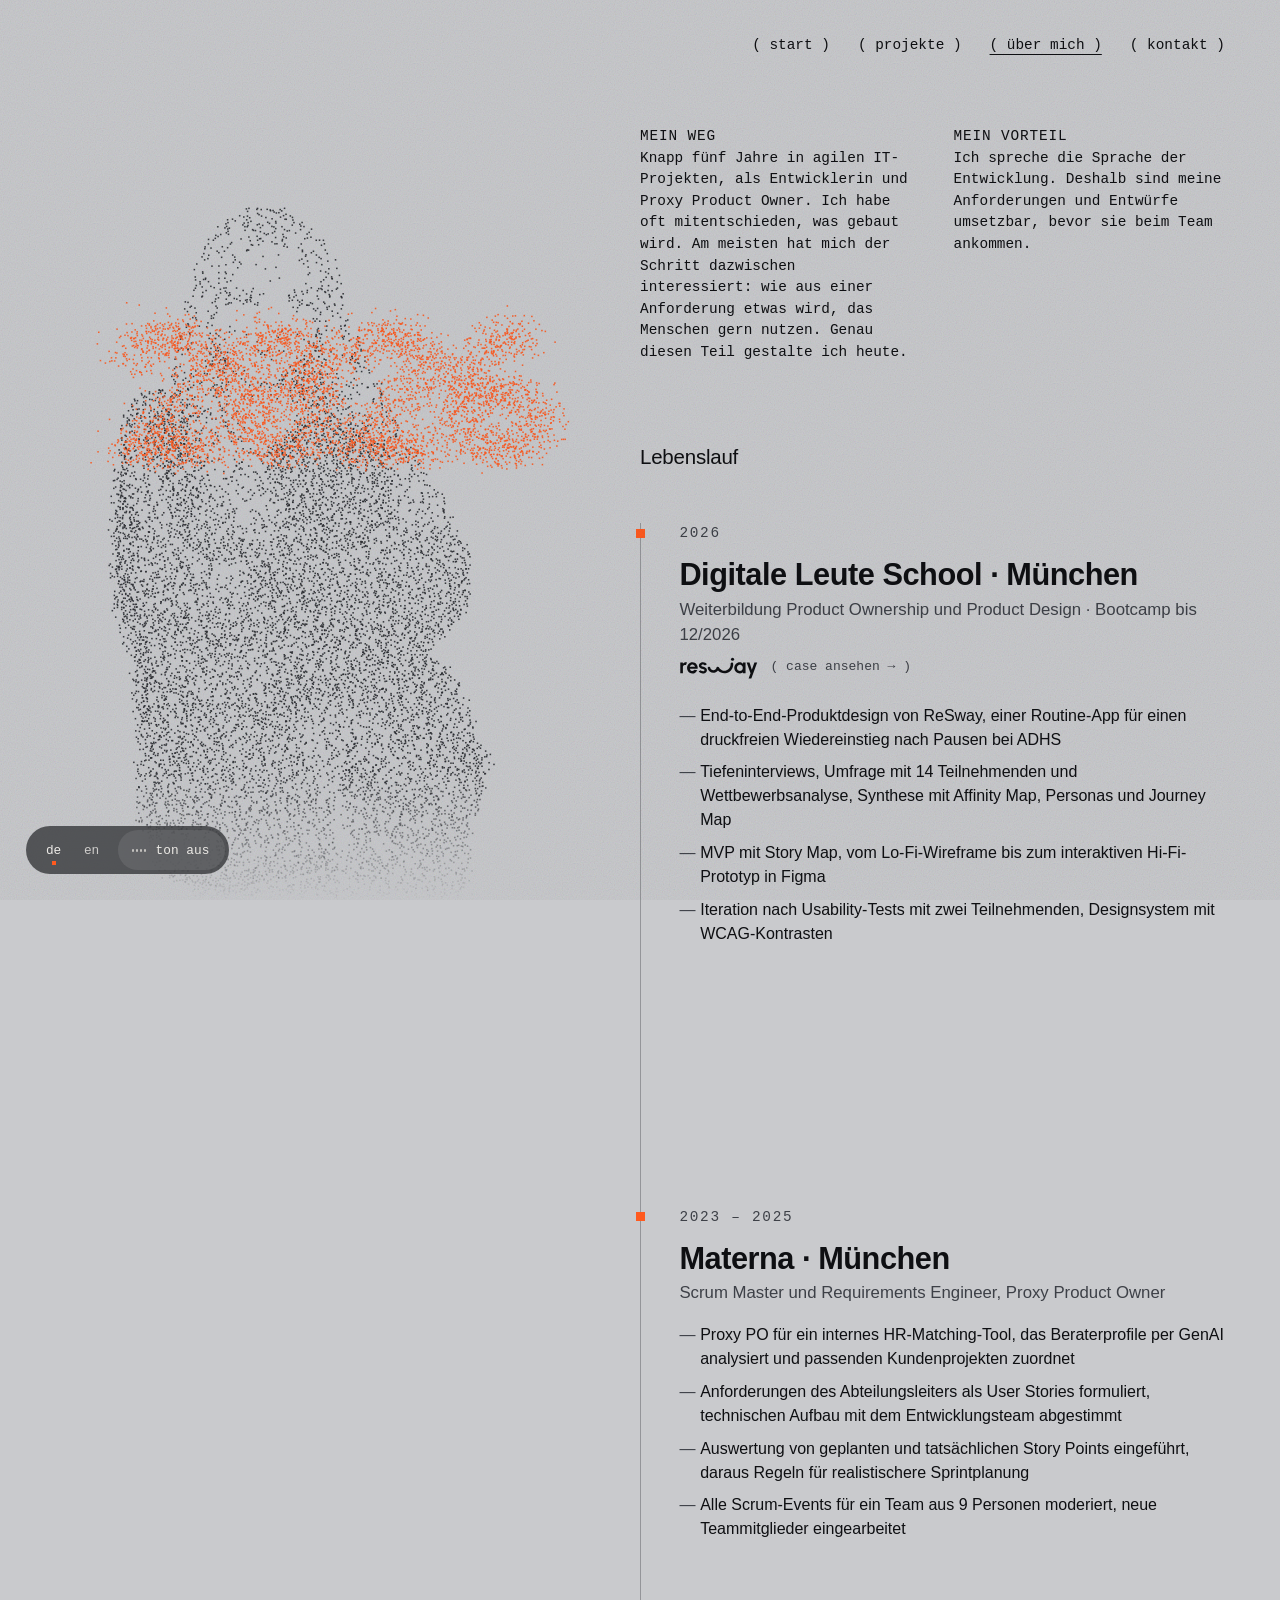
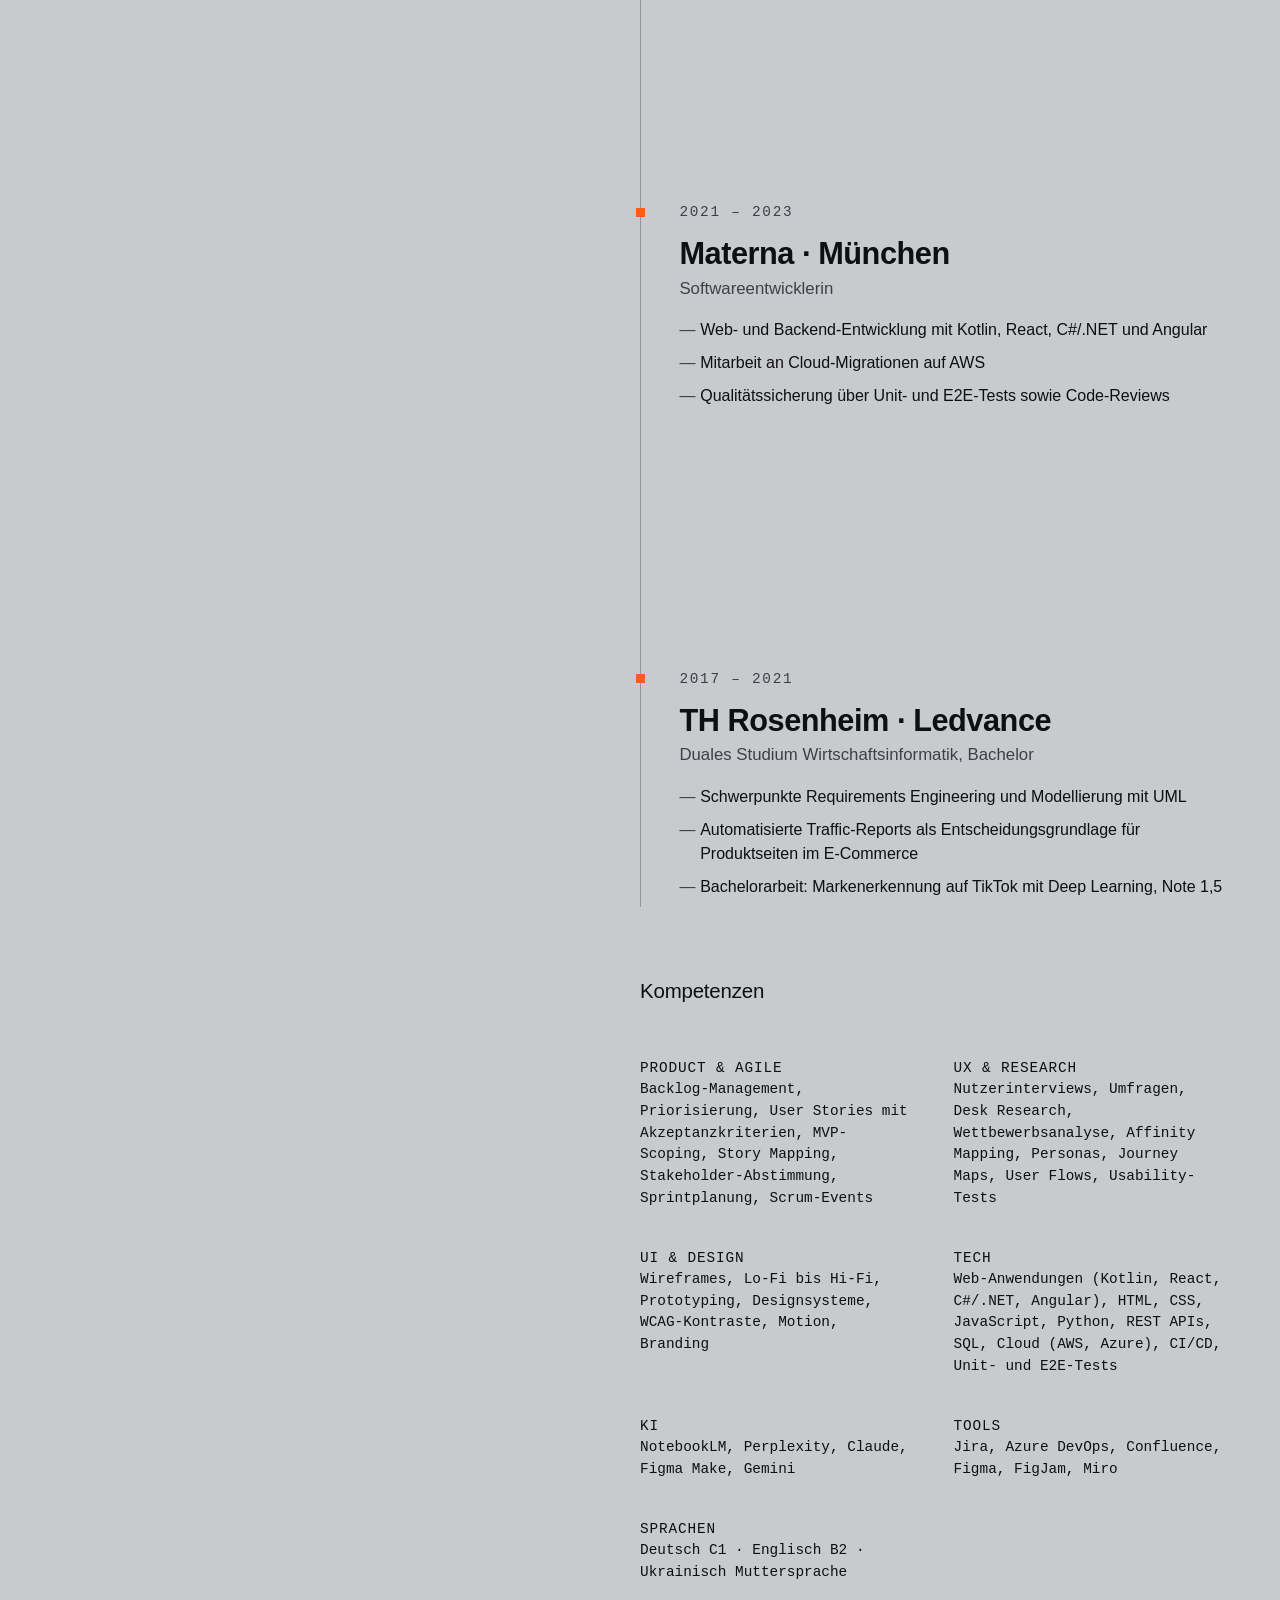
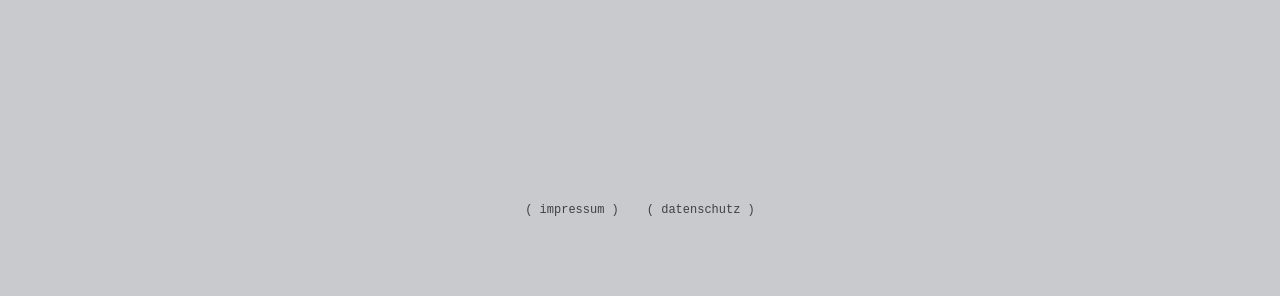
<file: about.html>
<!DOCTYPE html>
<html lang="de">
<head>
<meta charset="utf-8">
<meta name="tdm-reservation" content="1">
<meta name="viewport" content="width=device-width, initial-scale=1, viewport-fit=cover">
<title>Über mich · Valeriia Kulakova</title>
<meta name="description" content="Valeriia Kulakova: von der Entwicklung über Product Ownership zum Product Builder für UX/UI.">
<link rel="stylesheet" href="style.css?v=1a08c175">
<script src="nav.js?v=debee6c0"></script>
<script src="cursor.js?v=5340a399"></script>
</head>
<body class="page-about">
<a class="skip" href="#inhalt">Zum Inhalt springen</a>
<canvas id="dots" aria-hidden="true"></canvas>

<header>
  <nav aria-label="Hauptnavigation"><a href="index.html">( start )</a><a href="projekte.html">( projekte )</a><a href="about.html" aria-current="page">( über mich )</a><a href="contact.html">( kontakt )</a></nav>
</header>

<main id="inhalt">
  <h1 id="titel" class="sr">Über mich · Valeriia Kulakova</h1>

  <section class="cv" aria-labelledby="cv-titel">
    <div class="cv-inner">
      <div class="about-intro">
        <div><p class="ai-cap">Mein Weg</p><p>Knapp fünf Jahre in agilen IT-Projekten, als Entwicklerin und Proxy Product Owner. Ich habe oft mitentschieden, was gebaut wird. Am meisten hat mich der Schritt dazwischen interessiert: wie aus einer Anforderung etwas wird, das Menschen gern nutzen. Genau diesen Teil gestalte ich heute.</p></div>
        <div><p class="ai-cap">Mein Vorteil</p><p>Ich spreche die Sprache der Entwicklung. Deshalb sind meine Anforderungen und Entwürfe umsetzbar, bevor sie beim Team ankommen.</p></div>
      </div>
      <h2 id="cv-titel">Lebenslauf</h2>
      <ol class="timeline">
        <li class="reveal">
          <p class="year">2026</p>
          <h3>Digitale Leute School · München</h3>
          <p class="role">Weiterbildung Product Ownership und Product Design · Bootcamp bis 12/2026</p>
          <p class="proj"><a href="case-resway.html"><span class="sr">Projekt ReSway – zum Case</span><svg class="wm" aria-hidden="true" focusable="false" viewBox="0 0 742 240" fill="none" xmlns="http://www.w3.org/2000/svg"><g><path d="M12.1 190L12 90H36.4L36.5 98.9C39.9 95.3 43.9667 92.4667 48.7 90.4C53.4333 88.2667 58.5333 87.2 64 87.2C67.6667 87.2 71.3333 87.7333 75 88.8L65.4 113.4C62.8667 112.4 60.3333 111.9 57.8 111.9C53.8667 111.9 50.2667 112.867 47 114.8C43.8 116.667 41.2333 119.233 39.3 122.5C37.4333 125.7 36.5 129.267 36.5 133.2V190H12.1ZM125.531 192.6C116.331 192.6 107.931 190.233 100.331 185.5C92.7979 180.767 86.7646 174.4 82.2313 166.4C77.7646 158.4 75.5313 149.567 75.5313 139.9C75.5313 132.633 76.8313 125.833 79.4313 119.5C82.0313 113.1 85.5979 107.5 90.1313 102.7C94.7313 97.8333 100.065 94.0333 106.131 91.3C112.198 88.5667 118.665 87.2 125.531 87.2C133.331 87.2 140.465 88.8667 146.931 92.2C153.465 95.4667 158.998 99.9667 163.531 105.7C168.065 111.433 171.365 117.967 173.431 125.3C175.498 132.633 175.965 140.3 174.831 148.3H101.731C102.665 152.033 104.198 155.4 106.331 158.4C108.465 161.333 111.165 163.7 114.431 165.5C117.698 167.233 121.398 168.133 125.531 168.2C129.798 168.267 133.665 167.267 137.131 165.2C140.665 163.067 143.598 160.2 145.931 156.6L170.831 162.4C166.765 171.267 160.698 178.533 152.631 184.2C144.565 189.8 135.531 192.6 125.531 192.6ZM100.931 130H150.131C149.398 126 147.831 122.4 145.431 119.2C143.098 115.933 140.198 113.333 136.731 111.4C133.265 109.467 129.531 108.5 125.531 108.5C121.531 108.5 117.831 109.467 114.431 111.4C111.031 113.267 108.131 115.833 105.731 119.1C103.398 122.3 101.798 125.933 100.931 130ZM221.383 191.8C216.183 191.467 211.149 190.433 206.283 188.7C201.483 186.9 197.216 184.467 193.483 181.4C189.749 178.333 186.883 174.667 184.883 170.4L205.483 161.6C206.283 162.933 207.583 164.367 209.383 165.9C211.183 167.367 213.316 168.6 215.783 169.6C218.316 170.6 221.083 171.1 224.083 171.1C226.616 171.1 229.016 170.767 231.283 170.1C233.616 169.367 235.483 168.267 236.883 166.8C238.349 165.333 239.083 163.433 239.083 161.1C239.083 158.633 238.216 156.733 236.483 155.4C234.816 154 232.683 152.967 230.083 152.3C227.549 151.567 225.083 150.9 222.683 150.3C216.349 149.033 210.449 147.067 204.983 144.4C199.583 141.733 195.216 138.3 191.883 134.1C188.616 129.833 186.983 124.7 186.983 118.7C186.983 112.1 188.716 106.4 192.183 101.6C195.716 96.8 200.283 93.1 205.883 90.5C211.549 87.9 217.649 86.6 224.183 86.6C232.116 86.6 239.383 88.2667 245.983 91.6C252.649 94.8667 257.916 99.5 261.783 105.5L242.483 116.9C241.549 115.3 240.249 113.833 238.583 112.5C236.916 111.1 235.016 109.967 232.883 109.1C230.749 108.167 228.516 107.633 226.183 107.5C223.183 107.367 220.449 107.633 217.983 108.3C215.516 108.967 213.516 110.1 211.983 111.7C210.516 113.3 209.783 115.433 209.783 118.1C209.783 120.633 210.783 122.533 212.783 123.8C214.783 125 217.183 125.933 219.983 126.6C222.849 127.267 225.583 128 228.183 128.8C234.049 130.733 239.549 133.1 244.683 135.9C249.883 138.7 254.049 142.133 257.183 146.2C260.316 150.267 261.816 155.133 261.683 160.8C261.683 167.267 259.749 172.933 255.883 177.8C252.016 182.6 247.016 186.267 240.883 188.8C234.816 191.333 228.316 192.333 221.383 191.8Z" fill="currentColor"/><path d="M495.049 89.9293C501.768 89.4249 507.624 94.4626 508.129 101.181C509.553 120.146 504.392 139.021 493.516 154.623C482.641 170.224 466.716 181.596 448.43 186.821C430.144 192.045 410.616 190.802 393.14 183.301C382.594 178.775 373.185 172.136 365.445 163.88C362.807 167.359 359.744 170.531 356.301 173.31C346.661 181.092 334.646 185.336 322.257 185.336C309.869 185.336 297.854 181.092 288.214 173.31C278.574 165.529 271.89 154.679 269.277 142.569C267.856 135.983 272.043 129.491 278.63 128.07C285.216 126.649 291.707 130.835 293.129 137.422C294.565 144.08 298.24 150.045 303.54 154.324C308.84 158.602 315.446 160.936 322.257 160.936C329.069 160.936 335.675 158.602 340.975 154.324C346.276 150.045 349.951 144.08 351.387 137.422L351.498 136.955C352.729 132.165 356.744 128.574 361.676 127.906C366.768 127.217 371.745 129.791 374.125 134.344C380.333 146.221 390.448 155.594 402.763 160.88C415.079 166.165 428.841 167.042 441.727 163.36C454.613 159.678 465.836 151.664 473.5 140.67C481.164 129.675 484.801 116.374 483.798 103.009C483.293 96.2905 488.331 90.434 495.049 89.9293Z" fill="currentColor"/><circle cx="502.161" cy="58.1744" r="14.64" fill="currentColor"/><path d="M599.761 90H624.161V190H599.761L598.661 177.6C595.928 182.067 592.294 185.7 587.761 188.5C583.294 191.233 577.994 192.6 571.861 192.6C564.461 192.6 557.528 191.2 551.061 188.4C544.594 185.6 538.894 181.733 533.961 176.8C529.094 171.867 525.261 166.167 522.461 159.7C519.728 153.233 518.361 146.3 518.361 138.9C518.361 131.767 519.661 125.067 522.261 118.8C524.928 112.533 528.628 107.033 533.361 102.3C538.094 97.5667 543.561 93.8667 549.761 91.2C555.961 88.5333 562.628 87.2 569.761 87.2C576.361 87.2 582.261 88.6667 587.461 91.6C592.728 94.5333 597.194 98.2667 600.861 102.8L599.761 90ZM571.261 169.1C576.461 169.1 581.061 167.8 585.061 165.2C589.061 162.6 592.194 159.1 594.461 154.7C596.728 150.233 597.861 145.333 597.861 140C597.861 134.6 596.728 129.7 594.461 125.3C592.194 120.833 589.028 117.3 584.961 114.7C580.961 112.1 576.394 110.8 571.261 110.8C566.128 110.8 561.428 112.133 557.161 114.8C552.961 117.4 549.594 120.9 547.061 125.3C544.594 129.7 543.361 134.6 543.361 140C543.361 145.4 544.628 150.3 547.161 154.7C549.694 159.1 553.061 162.6 557.261 165.2C561.528 167.8 566.194 169.1 571.261 169.1ZM707.219 90H733.119L678.419 240H652.519L670.619 190L634.619 90H661.319L682.819 156.6L707.219 90Z" fill="currentColor"/></g></svg><span class="go" aria-hidden="true">( case ansehen → )</span></a></p>
          <ul>
            <li>End-to-End-Produktdesign von ReSway, einer Routine-App für einen druckfreien Wiedereinstieg nach Pausen bei ADHS</li>
            <li>Tiefeninterviews, Umfrage mit 14 Teilnehmenden und Wettbewerbsanalyse, Synthese mit Affinity Map, Personas und Journey Map</li>
            <li>MVP mit Story Map, vom Lo-Fi-Wireframe bis zum interaktiven Hi-Fi-Prototyp in Figma</li>
            <li>Iteration nach Usability-Tests mit zwei Teilnehmenden, Designsystem mit WCAG-Kontrasten</li>
          </ul>
        </li>
        <li class="reveal">
          <p class="year">2023 – 2025</p>
          <h3>Materna · München</h3>
          <p class="role">Scrum Master und Requirements Engineer, Proxy Product Owner</p>
          <ul>
            <li>Proxy PO für ein internes HR-Matching-Tool, das Beraterprofile per GenAI analysiert und passenden Kundenprojekten zuordnet</li>
            <li>Anforderungen des Abteilungsleiters als User Stories formuliert, technischen Aufbau mit dem Entwicklungsteam abgestimmt</li>
            <li>Auswertung von geplanten und tatsächlichen Story Points eingeführt, daraus Regeln für realistischere Sprintplanung</li>
            <li>Alle Scrum-Events für ein Team aus 9 Personen moderiert, neue Teammitglieder eingearbeitet</li>
          </ul>
        </li>
        <li class="reveal">
          <p class="year">2021 – 2023</p>
          <h3>Materna · München</h3>
          <p class="role">Softwareentwicklerin</p>
          <ul>
            <li>Web- und Backend-Entwicklung mit Kotlin, React, C#/.NET und Angular</li>
            <li>Mitarbeit an Cloud-Migrationen auf AWS</li>
            <li>Qualitätssicherung über Unit- und E2E-Tests sowie Code-Reviews</li>
          </ul>
        </li>
        <li class="reveal">
          <p class="year">2017 – 2021</p>
          <h3>TH Rosenheim · Ledvance</h3>
          <p class="role">Duales Studium Wirtschaftsinformatik, Bachelor</p>
          <ul>
            <li>Schwerpunkte Requirements Engineering und Modellierung mit UML</li>
            <li>Automatisierte Traffic-Reports als Entscheidungsgrundlage für Produktseiten im E-Commerce</li>
            <li>Bachelorarbeit: Markenerkennung auf TikTok mit Deep Learning, Note 1,5</li>
          </ul>
        </li>
      </ol>
      <h2 id="skills-titel" class="skills-h">Kompetenzen</h2>
      <div class="about-intro skills" aria-labelledby="skills-titel">
        <div><p class="ai-cap">Product &amp; Agile</p><p>Backlog-Management, Priorisierung, User Stories mit Akzeptanzkriterien, MVP-Scoping, Story Mapping, Stakeholder-Abstimmung, Sprintplanung, Scrum-Events</p></div>
        <div><p class="ai-cap">UX &amp; Research</p><p>Nutzerinterviews, Umfragen, Desk Research, Wettbewerbsanalyse, Affinity Mapping, Personas, Journey Maps, User Flows, Usability-Tests</p></div>
        <div><p class="ai-cap">UI &amp; Design</p><p>Wireframes, Lo-Fi bis Hi-Fi, Prototyping, Designsysteme, WCAG-Kontraste, Motion, Branding</p></div>
        <div><p class="ai-cap">Tech</p><p>Web-Anwendungen (Kotlin, React, C#/.NET, Angular), HTML, CSS, JavaScript, Python, REST APIs, SQL, Cloud (AWS, Azure), CI/CD, Unit- und E2E-Tests</p></div>
        <div><p class="ai-cap">KI</p><p>NotebookLM, Perplexity, Claude, Figma Make, Gemini</p></div>
        <div><p class="ai-cap">Tools</p><p>Jira, Azure DevOps, Confluence, Figma, FigJam, Miro</p></div>
        <div><p class="ai-cap">Sprachen</p><p>Deutsch C1 · Englisch B2 · Ukrainisch Muttersprache</p></div>
      </div>
    </div>
  </section>

</main>
<footer class="legal"><a href="impressum.html">( impressum )</a><a href="datenschutz.html">( datenschutz )</a></footer>


<script src="pixel.js?v=43813e9c"></script>
<script src="sound.js?v=e8028848"></script>
<script>
(function(){
  document.documentElement.classList.add('js');
  const reduce=matchMedia('(prefers-reduced-motion: reduce)').matches;
  const css=getComputedStyle(document.body);
  const ink=css.getPropertyValue('--color-portrait').trim();
  const orange=css.getPropertyValue('--color-orange').trim();


  /* Punkt-Porträt
     - steht links, der Text rechts
     - dreht sich beim Scrollen leicht um die eigene Achse (Punktwolke mit Tiefe)
     - bei jeder Station im Lebenslauf fliegt ein Teil der Punkte heraus
       und formt deren Jahreszahl, danach fliegen sie zurück */
  const CW=480, CH=600;
  const raw=atob("[base64]/gA4AK8AOwCwADoAvAA7AMQAOwDMADoA3wA6AOYAOwDqADsA8QA6AP4AOwCqAD0ArAA9ALIAPADJADwAzgA8ANQAPADYADwA2wA9AOUAPQDnADwA7gA8APMAPAD8ADwAAAE9AAIBPQCqAD4ArwA/AMEAPwDGAD4AzAA+AM8APgDaAD4A3gA/AOAAPgDiAD8A9AA/AP8APgADAT4AqQBBAKoAQQC2AEEAywBAAM0AQQDPAEEA3gBAAOIAQADmAEAA6QBBAOoAQQD4AEEAAgFBAAUBQACmAEMAqQBCALgAQwDHAEIA5ABDAOkAQwDrAEIAAQFCAAYBQgCkAEQApgBFAKkARACxAEQAyQBFAMoARQDvAEQA/wBFAK8ARgC6AEYAxABHAMYARgDIAEYA6QBHAPkARgD6AEcA/QBHAP4ARwAGAUYAowBIAKUASACsAEgAzABIAPsASAD8AEkAAgFJAAsBSACjAEsApQBLAKgASgCrAEsAtABLALwASgDDAEsAyABKANwASwDgAEoA8wBKAPkASwAHAUoACAFLAAoBSwCiAE0AwQBMAMIATQD0AE0A/wBMAAoBTQANAU0AoQBOAKMATgDAAE8A8ABOAPIATgD2AE4ABAFPAAwBTwChAFEAqQBQALcAUAC/[base64]/gBfAAgBXwAKAV4AEAFeAJsAYQC0AGEAtwBgALkAYAD3AGEACAFhABMBYQAUAWAAmgBjAJ8AYgCsAGMA/[base64]/[base64]/[base64]/ACRAP4AkAABAZAAAwGRAAQBkQAgAZAAkgCTAK0AkwCuAJMAsQCSAAEBkwAEAZIAIAGTACIBkwCQAJUAnACUAKoAlQCuAJUA/QCVAAMBlQAEAZQAIwGUAI4AlwCRAJYApwCXAK0AlwCuAJYAsACWAAEBlwAEAZcAHwGXACMBlwCNAJgAnQCZAKwAmQCuAJgAsACYALIAmQDVAJgA1gCZANoAmQDfAJgA4ACYAOQAmADmAJgA/ACYAAIBmAAFAZgABwGZAAkBmQAeAZkAIwGYACUBmACNAJsAjgCaAKwAmwCuAJoAswCaALQAmwC2AJoA1QCbANoAmgDdAJsA3gCaAPoAmgD/[base64]/[base64]/[base64]/[base64]/[base64]/[base64]/AL0AgAC9AIIAvQCEAL0AhwC9AIkAvACKALwAjQC9AJkAvQCrAL0AsgC9ALQAvADFAL0AyAC8AM4AvQDQALwA2gC9APMAvQD0AL0A+AC8AAIBvQAHAb0ACQG8AA4BvQAQAbwAGgG8AB8BvQAyAbwANQG8AGEAvwBjAL4AZAC+AGcAvwBpAL4AawC/AHEAvwByAL4AgAC+AIwAvgCPAL8AkwC+AJQAvwCnAL4ArgC+AOUAvwDpAL4A9AC/APYAvwD5AL8AAAG/AAQBvgAIAb4ACgG+AAwBvgASAb4AFQG/ABgBvwAjAb8AJAG/AC4BvwA1Ab4ANgG/[base64]/AMQAgADEAIYAxACSAMUAmgDFAJ4AxQCjAMUAswDFALQAxQD5AMUA/wDFAAABxAACAcUABQHEAAcBxQAIAcQACgHEAA0BxAAPAcQAEgHEABkBxQA2AcQAWQDGAFsAxwBcAMcAXwDHAG0AxwB/AMcAgwDGAIQAxwCNAMYAkwDHAKMAxwCmAMcAswDHALUAxwD4AMcA/[base64]/[base64]/ANAAgADRAIQA0QCHANEAiADQAIoA0QCMANEAjwDRAJUA0ACYANAAnwDQAK8A0QCyANEAvwDRAPYA0QD5ANAA+gDQAP0A0QD/[base64]/[base64]/[base64]/[base64]/[base64]/[base64]/[base64]/[base64]/[base64]/[base64]/AOoAgADrAIQA6wCKAOsAjwDqAJEA6wC4AOoAwQDrAM0A6wDOAOsA1gDqANgA6wDcAOoA3gDrAOAA6gDlAOoA5wDqAOkA6wDqAOsA7ADrAO4A6wDyAOsA9wDrAPsA6gD8AOsA/[base64]/[base64]/[base64]/[base64]/APIA3ADyAN4A8gDiAPIA5QDyAOcA8wDoAPMA7ADyAO8A8wDxAPIA8gDzAPQA8wD2APMA+ADzAPsA8gD8APIA/[base64]/[base64]/[base64]/gD6AAIB+gAFAfsACAH6AAoB+gANAfoAEAH6ABMB+wAUAfoAFgH6ABkB+wAdAfoAHgH6ACEB+gAjAfoAJQH6ACsB+wAsAfsALgH6ADEB+wAzAfsANgH7ADoB+gA8AfoAQgH6AFAB+wBUAfsASwD9AEwA/QBPAPwAUAD9AFIA/ABYAPwAWgD9AGQA/ABsAP0AeAD9AHsA/QB8APwAfgD8AIEA/ACFAPwAiAD9AIsA/ACNAPwAjgD8AJAA/ACTAP0AmQD8AJoA/QCfAP0ApAD8AKwA/QDDAP0AxAD8AMYA/ADLAPwAzgD9ANwA/ADfAPwA4gD9AOQA/ADnAP0A7AD8AO8A/QDxAP0A9QD9APcA/AD5AP0A/AD8AAAB/QADAfwABgH9AAkB/AALAf0ADQH8ABAB/AASAfwAFAH8ABcB/AAZAfwAHQH9AB8B/AAhAfwAJwH9ACgB/QAqAfwALgH9ADEB/AAzAf0ANAH9ADcB/QA5AfwAOgH9ADwB/QBFAf0ARgH9AEgB/QBRAfwAUgH8AFQB/ABMAP8ATgD/AFAA/gBVAP4AXAD/AGMA/gBkAP8AZwD/AG8A/gB1AP4AeQD+AHsA/gB8AP8AfwD+AIAA/gCCAP4AhgD/AIsA/wCSAP4AlQD/AJYA/gCZAP8AmwD+AJwA/gCeAP4AqQD+ALUA/wC7AP4AxwD+AMoA/gDOAP8A0QD/AOEA/gDjAP4A5wD+AOkA/wDtAP8A7gD/APAA/wD2AP4A+AD/APsA/gD8AP8A/wD/AAEB/gACAf4ABAH/AAkB/gALAf4ADAH/AA8B/gARAf4AEgH/ABQB/gAWAf8AGAH+ABwB/wAhAf8AIwH/ACUB/gAmAf8AKQH/ACoB/wAsAf4ALgH+ADEB/wAzAf8ANwH/ADgB/gA6Af4APAH/AD8B/wBFAf4ARgH+AE4B/[base64]/[base64]/[base64]/[base64]/[base64]/[base64]/[base64]/[base64]/[base64]/[base64]/[base64]/[base64]/[base64]/[base64]/[base64]/[base64]/[base64]/gA0AQEBNAEEATQBBgE0AQgBNQENATQBDwE1AREBNAEUATQBGwE0AR0BNQEeATQBIAE1ASMBNAEkATUBJwE1ASkBNQErATQBLAE0ATEBNAEzATQBNAE0ATwBNAE/[base64]/[base64]/[base64]/ATwBQgE9AUcBPQFKATwBTQE9AU8BPQFTATwBVAE8AVYBPAFZAT0BWgE9AVwBPAFgATwBawE8AW0BPQFwAT0BcgE8AXQBPAF3AT0BeQE8AUoAPwFMAD8BUAA/AVIAPwFUAD8BVgA+AVkAPgFeAD8BYQA/AWMAPwFmAD4BawA+AW0APgF3AD4BewA/AX4APgGEAD8BiAA/AYoAPgGMAD4BkQA/AZwAPgGkAD8BqAA/AaoAPgGsAD8BsAA/AbIAPwG4AD4BugA/Ab0APgG/AD8BwgA+AcUAPwHHAD8ByQA/AcoAPwHNAD8B0QA+AdQAPgHWAD4B2AA+AdsAPgHdAD4B3wA+AeMAPgHlAD8B5gA+AegAPgHrAD4B9QA+AfYAPgH7AD8B/QA/Af4APwEBAT4BAgE+AQUBPgEHAT8BCgE+AQ0BPwEOAT8BFgE/AR0BPwEoAT8BKgE/ATwBPgFDAT4BRgE+AUgBPwFKAT4BTwE+AVUBPgFXAT4BWQE/[base64]/[base64]/[base64]/[base64]/[base64]/[base64]/[base64]/[base64]/gBUAQEBVAECAVUBBAFVAQcBVQEJAVQBDQFUAQ4BVQERAVUBEwFUARYBVAEYAVQBHAFUAR4BVQEhAVQBJQFVASYBVAEpAVUBLwFVATABVAEzAVUBNQFVATYBVQE5AVUBOgFVAT0BVQE/[base64]/[base64]/[base64]/[base64]/[base64]/gBeAQEBXgEHAV4BCwFeAQwBXgEPAV4BEAFfARUBXwEYAV4BGgFfAR0BXwEkAV8BJwFeASgBXwErAV4BLQFeAS8BXwEzAV4BNQFfATYBXwE5AV8BOwFeATwBXgE/[base64]/[base64]/[base64]/AGcBggBnAYkAZgGMAGcBkQBnAZMAZwGVAGcBlwBmAZoAZgGfAGYBoQBnAaIAZgGkAGcBqgBmAbAAZwG5AGcBuwBnAb0AZwG+AGYBwwBnAcYAZgHIAGYBygBnAdYAZwHYAGYB3QBnAd4AZgHhAGYB4wBmAeUAZgHmAGcB6wBmAewAZgHzAGYB9QBmAfgAZgH6AGcB/[base64]/[base64]/AGoBwgBqAcYAawHKAGsBzQBqAc8AagHRAGsB3QBrAd4AagHhAGoB4wBrAeQAagHnAGsB6QBrAesAawHwAGoB9ABrAfYAagH7AGoB/[base64]/[base64]/[base64]/[base64]/[base64]/[base64]/[base64]/AV8AfgFhAH4BYwB/AWUAfwFmAH8BaAB+AXAAfgF0AH4BdwB/AXwAfwGAAH8BggB/AYcAfgGIAH8BiwB+AYwAfwGQAH4BkwB+AZcAfgGYAH8BmwB+AZ0AfgGhAH4BpQB/AakAfwGrAH8BrQB+AbEAfwGzAH4BtQB+AbcAfwG5AH4BuwB/Ab4AfwHAAH8BxQB/AcgAfwHLAH8BzAB+AdIAfgHVAH8B2AB/AdsAfgHcAH4B4QB/AeIAfgHpAH4B7gB/AfEAfgH0AH4B+QB/Af8AfwEBAX8BAwF+AQUBfwEKAX8BDAF/AQ4BfgERAX8BEgF+ARUBfwEcAX4BIAF+ASIBfwEkAX4BJgF+ASsBfwEtAX4BLgF+ATIBfwE1AX8BNgF/ATkBfwE+AX4BQAF+AUMBfgFEAX4BRgF+AUgBfgFKAX8BTAF+AU4BfgFQAX8BUwF+AVYBfwFYAX8BWwF/[base64]/[base64]/[base64]/[base64]/[base64]/[base64]/ACNAQEBjQEEAY0BCAGMAQoBjAEMAYwBDwGNARQBjAEXAY0BGAGMARoBjQEeAY0BIwGNASQBjAEmAYwBKAGMASoBjQEsAY0BLgGMATEBjQEyAY0BNAGMATYBjQE4AYwBOwGNATwBjQE/[base64]/AI4BwwCOAcgAjgHMAI4B0QCOAdcAjwHcAI8B4wCOAeQAjwHnAI8B8ACPAfIAjgH0AI4B9gCOAfgAjwH7AI8B/[base64]/[base64]/AJIBgQCSAYIAkgGJAJIBlQCTAZoAkwGcAJIBnwCSAaAAkwGmAJMBqwCTAa0AkgGuAJIBsgCTAbwAkgG+AJMBwACSAcUAkgHNAJIB1wCTAdgAkgHcAJMB4QCTAeIAkwHnAJMB6QCSAeoAkgHtAJIB7wCSAfMAkwH1AJMB9gCTAfgAkgH6AJMB/[base64]/[base64]/[base64]/[base64]/[base64]/AJ0BwACcAcIAnQHQAJ0B0wCdAdsAnAHjAJ0B5gCcAegAnAHrAJ0B7ACcAfIAnAH1AJ0B9wCdAfgAnQH7AJ0B/[base64]/[base64]/[base64]/AKcBwwCmAdAApgHTAKYB1gCmAdsApwHcAKcB4ACnAeIApgHnAKcB6QCnAeoApwHtAKcB7wCmAfAApgHzAKcB9ACnAfkApwH6AKYB/[base64]/[base64]/[base64]/[base64]/ALEBAQGxAQMBsAEEAbABBwGwAQkBsQENAbABDgGxAREBsAETAbEBFgGwARgBsQEaAbABHAGwAR4BsQEgAbEBIwGwASQBsQEmAbEBKwGwASwBsQEvAbABMQGxATMBsQE2AbABOgGxATwBsAE/[base64]/[base64]/[base64]/AWUAvwFnAL4BawC+AW0AvwFvAL4BdQC/AXYAvwF4AL4BfwC/AYIAvgGHAL4BiAC/AYoAvgGMAL8BkAC/AZIAvwGUAL4BlgC+AZkAvgGdAL8BoQC/AaUAvwGoAL8BrwC+AbMAvwG0AL8BuwC/AbwAvgHCAL4BxAC/AcsAvgHNAL4BzwC/AdAAvwHUAL8B2AC+AdsAvwHdAL4B3wC/AeMAvwHlAL8B6wC+AewAvwHvAL4B8AC/AfQAvgH2AL4BAwG+AQUBvwEJAb8BDAG+ARIBvgEZAb8BIQG+ASMBvwElAb4BJwG/ASkBvwEqAb8BMQG+ATIBvgE0Ab4BNwG/ATgBvgE7Ab4BPAG+AUABvgFDAb4BRAG/AUkBvgFOAb8BUwG+AVUBvwFWAb4BWQG/[base64]/[base64]/[base64]/[base64]/[base64]/[base64]/[base64]/[base64]/[base64]/AOUBgADkAYIA5QGHAOQBiQDkAYoA5AGMAOQBjwDlAZIA5QGUAOUBlwDlAaIA5QGkAOUBpwDlAaoA5AGsAOUBsADkAbYA5QG4AOQBuwDkAb4A5QHGAOUByADlAc8A5AHRAOUB0wDlAdUA5AHXAOUB2ADlAdsA5QHiAOUB5ADkAe4A5AHxAOQB8wDkAfUA5AH3AOUB/[base64]/AecBgQHnAYUB5wFlAOkBaADpAWwA6QFuAOgBcQDpAXcA6QF5AOkBegDpAX0A6QF/AOkBhQDpAYsA6AGQAOgBkwDoAZcA6AGYAOgBmgDpAZ4A6AGiAOkBpADpAacA6AGsAOgBrgDpAbAA6QG0AOgBuQDoAb8A6QHJAOgBzwDpAdMA6AHVAOkB1wDpAdkA6QHbAOkB3QDpAeIA6AHkAOkB6ADoAesA6AHzAOgB9gDoAfgA6QH7AOkB/[base64]/[base64]/[base64]/[base64]/[base64]/AD5Af8A+AEBAfkBAwH4ARIB+QEUAfkBGgH5AR0B+AEiAfgBJwH4ASkB+QEqAfkBLQH5AS4B+QExAfgBMgH5ATQB+AE4AfkBPgH4AUMB+AFEAfgBRgH4AUkB+AFLAfkBTwH4AVIB+AFaAfkBXQH4AWAB+AFkAfkBaQH4AW8B+AF0AfgBeAH5AXsB+QF/[base64]/AFuAP0BcQD9AXIA/QF4AP0BfAD9AX4A/AGBAP0BgwD9AYYA/QGLAP0BjQD8AZkA/QGjAPwBpQD9AaYA/QGqAP0BrAD9Aa4A/AGxAP0BswD9AbQA/QG3AP0BugD8AbwA/AHAAP0BxgD8AcgA/QHLAPwBzQD9Ac4A/AHSAPwB2wD9Ad8A/QHhAPwB5wD8AewA/AHuAP0B8QD8AfIA/AH5APwB/QD9Af8A/AEBAf0BBQH9AQkB/AETAf0BFQH9ARYB/QEYAf0BGgH8ARwB/AEeAf0BIQH8ASMB/QEkAfwBJwH8ASkB/AEqAfwBLQH8AS4B/QExAfwBMwH9ATUB/AE5AfwBOgH9ATwB/QFDAf0BSQH9AUoB/QFNAf0BTgH9AVEB/QFXAf0BWAH8AVoB/QFcAf0BXwH8AWAB/QFkAf0BZwH8AWkB/AFqAfwBbwH9AXMB/AF2AfwBeQH9AX0B/AF/Af0BgAH8AYIB/AFkAP4BZgD/AWkA/wFtAP8BbgD/AXMA/gF0AP8BdgD+AXoA/wF9AP4BhAD/AYcA/wGIAP8BiwD/AYwA/gGTAP4BlQD/AZYA/wGiAP8BpQD/AakA/wGwAP4BsgD/AbQA/gG7AP8BvAD+AcEA/wHHAP4ByAD+AcoA/wHNAP8B0QD+AdMA/wHUAP8B1wD/AdgA/gHaAP4B3gD+AeEA/wHiAP8B5QD+AegA/wHrAP4B8QD/AfQA/wH5AP4BAQH+AQYB/wEIAf8BCgH/ARQB/gEZAf4BHwH+ASEB/gEiAf8BJAH/ASYB/wEoAf8BLAH+AS8B/gEwAf4BNQH+ATYB/gE4Af8BOwH+AT4B/wFBAf4BQwH+AUcB/wFJAf8BSwH+AU0B/wFQAf4BUgH/AVYB/wFfAf8BYQH/AWIB/wFkAf8BagH/AWwB/wFvAf4BcAH+AXMB/gF0Af4BdwH/AXkB/gF8Af4BfgH/AYAB/[base64]/[base64]/[base64]/[base64]/[base64]/[base64]/[base64]/[base64]/[base64]/[base64]/[base64]/[base64]/AS4CRQEuAksBLgJMAS4CUAEuAloBLgJdAS4CXwEuAmABLwJkAS4CawEuAnQBLwJ3AS4CcwAxAnQAMAJ4ADACfwAwAoEAMAKKADECkgAxApUAMQKZADECmgAxApwAMQKfADECoAAwAqcAMAK0ADACuAAxArsAMQK/[base64]/[base64]/[base64]/[base64]/[base64]/[base64]/An0APwJ+AD8CgAA/AoMAPgKHAD4CjQA/Ao4APwKTAD4CoQA+AqIAPgKmAD8CqQA/AqoAPgKtAD4CrwA/ArEAPgKzAD8CtwA/ArgAPwLDAD8CxgA/AskAPwLLAD8CzAA+As4APgLQAD8C1wA/AtgAPwLbAD4C3AA/AuAAPwLlAD4C6QA+AusAPwLtAD8C8AA+AvMAPwL0AD4C9gA/AvgAPwL6AD8C/AA/Av8APwIAAT8CAgE+AgcBPgIJAT4CCgE+AgwBPwIPAT8CEAE+AhMBPwIVAT8CGgE+Ah0BPgIeAT4CIAE+AiUBPgIvAT8CMQE/AjIBPgI0AT8CNgE+AjgBPgI7AT8CPgE/AkkBPwJKAT4CTAE/Ak4BPgJUAT8CVwE/Al0BPwJeAT4CYAE/AmYBPgJqAT8CbwE/[base64]/AEYCwQBHAsIARgLEAEcCxgBHAsgARwLLAEYCzQBHAs4ARgLTAEcC1gBGAtgARwLaAEYC3gBHAuEARgLiAEcC5QBGAvsARwL9AEcC/[base64]/[base64]/[base64]/[base64]");
  const N=raw.length/4;
  const hx=new Float32Array(N), hy=new Float32Array(N), hz=new Float32Array(N);
  const cx=new Float32Array(N), cy=new Float32Array(N), ph=new Float32Array(N);
  const jx=new Float32Array(N), jy=new Float32Array(N);     // Zufallsversatz innerhalb einer Ziffern-Zelle
  for(let i=0;i<N;i++){
    const o=i*4;
    hx[i]=raw.charCodeAt(o)|(raw.charCodeAt(o+1)<<8);
    hy[i]=raw.charCodeAt(o+2)|(raw.charCodeAt(o+3)<<8);
    // Tiefe: Körper wie ein Zylinder, Mitte vorne, Ränder hinten
    const dx=(hx[i]-CW/2)/(CW*0.45);
    hz[i]=Math.sqrt(Math.max(0,1-dx*dx))*CW*0.28*(0.7+Math.random()*0.3);
    ph[i]=Math.random()*Math.PI*2; jx[i]=Math.random(); jy[i]=Math.random();
    cx[i]=NaN;
  }
  // Jeder dritte Punkt darf zur Jahreszahl fliegen
  const movers=[]; for(let i=0;i<N;i+=3) movers.push(i);

  const cv=document.getElementById('dots'), ctx=cv.getContext('2d');
  let W=0,H=0,sc=1,ox=0,oy=0,dot=1.4,narrow=false;
  function resize(){
    const dpr=Math.min(devicePixelRatio||1,2);
    W=innerWidth; H=innerHeight; narrow=W<760;
    cv.width=W*dpr; cv.height=H*dpr; ctx.setTransform(dpr,0,0,dpr,0,0);
    sc=narrow?Math.min(H*0.8/CH,W*1.05/CW):Math.min(H*0.88/CH,W*0.46/CW);
    const centerX=narrow?W/2:W*0.26;
    ox=centerX-CW*sc/2; oy=H-CH*sc;
    dot=Math.max(1.1,sc*1.25);
    layoutYear();
  }

  // Aktive Station: die Jahreszahl, die gerade der Bildschirmmitte am nächsten ist
  const years=[...document.querySelectorAll('.timeline .year')];
  let activeYear=null, targets=[];
  function layoutYear(){
    targets=[];
    if(!activeYear) return;
    const {cells,width}=PixelFont.cellsFor(activeYear);
    const area=narrow?W*0.8:W*0.4;
    const cs=Math.min(area/width,H*0.2/7);
    const x0=(narrow?W/2:W*0.26)-width*cs/2, y0=(narrow?H*0.3:H*0.42)-3.5*cs;
    movers.forEach((i,k)=>{
      const c=cells[k%cells.length];
      targets[k]=[x0+(c[0]+jx[i]*0.8)*cs, y0+(c[1]+jy[i]*0.8)*cs];
    });
  }
  function pickYear(){
    let best=null,bd=Infinity;
    years.forEach(el=>{
      const r=el.getBoundingClientRect(), d=Math.abs(r.top+r.height/2-H*0.45);
      if(d<bd){bd=d;best=el;}
    });
    const y=(best&&bd<H*0.32)?best.textContent.trim():null;
    if(y!==activeYear){
      const was=activeYear; activeYear=y; layoutYear();
      // Klang (nur wenn „ton an“): Punkte sammeln sich zur Zahl, neueste Station klingt am höchsten; zurück ins Porträt rauscht es leise
      if(window.Sound){
        if(y) Sound.gather(years.length>1?1-years.indexOf(best)/(years.length-1):1);
        else if(was) Sound.scatter();
      }
    }
  }

  const clamp=v=>v<0?0:v>1?1:v;
  let isMover=new Uint8Array(N); movers.forEach(i=>isMover[i]=1);
  const moverIndex=new Int32Array(N).fill(-1); movers.forEach((i,k)=>moverIndex[i]=k);

  let lastScroll=scrollY;
  function frame(t){
    const total=Math.max(1,document.documentElement.scrollHeight-H);
    // leises Rascheln, solange gescrollt wird – folgt der Geschwindigkeit (bei „weniger Bewegung“ still)
    if(!reduce&&window.Sound&&Sound.drift){Sound.drift(Math.min(1,Math.abs(scrollY-lastScroll)/40));}
    lastScroll=scrollY;
    const p=clamp(scrollY/total);
    // Drehung: von -24° bis +24° über die ganze Seite, dazu ein leichtes Atmen
    const a=reduce?0:(p-0.5)*0.84+Math.sin(t*0.0004)*0.04;
    const ca=Math.cos(a), sa=Math.sin(a);
    pickYear();
    ctx.clearRect(0,0,W,H);
    const fadeAll=narrow?0.5-0.3*clamp(scrollY/(H*0.8)):1;   // Handy: Porträt liegt hinter dem Text, deshalb heller
    for(let pass=0;pass<2;pass++){
      ctx.fillStyle=pass?orange:ink;
      for(let i=0;i<N;i++){
        const k=moverIndex[i];
        const flying=activeYear&&k>=0&&!reduce;
        if((pass===1)!==!!flying) continue;
        const dx=hx[i]-CW/2;
        const xr=dx*ca+hz[i]*sa, zr=-dx*sa+hz[i]*ca;
        const persp=1+zr/(CW*3);
        let tx=ox+(CW/2+xr*persp)*sc, ty=oy+hy[i]*sc;
        if(!reduce){tx+=Math.sin(t*0.0012+ph[i])*0.8; ty+=Math.cos(t*0.001+ph[i])*0.8;}
        if(flying){tx=targets[k][0]; ty=targets[k][1];}
        if(isNaN(cx[i])||reduce){cx[i]=tx;cy[i]=ty;}
        else{cx[i]+=(tx-cx[i])*(flying?0.08:0.06); cy[i]+=(ty-cy[i])*(flying?0.08:0.06);}
        const fade=(!flying&&hy[i]>CH*0.82)?Math.max(0,(CH-hy[i])/(CH*0.18)):1;
        if(fade<=0) continue;
        // Handy: Porträt tritt hinter dem Text zurück, die orange Jahreszahl bleibt kräftig
        ctx.globalAlpha=0.9*fade*(flying?1:fadeAll)*(0.75+0.25*persp);
        ctx.fillRect(cx[i],cy[i],dot,dot);
      }
    }
    ctx.globalAlpha=1;
    if(!reduce) requestAnimationFrame(frame);
  }
  addEventListener('resize',resize);
  if(reduce) addEventListener('scroll',()=>requestAnimationFrame(frame),{passive:true});
  resize(); requestAnimationFrame(frame);

  const io=new IntersectionObserver(es=>es.forEach(e=>{if(e.isIntersecting){e.target.classList.add('in');io.unobserve(e.target);}}),{threshold:.2});
  document.querySelectorAll('.reveal').forEach(el=>io.observe(el));
})();
</script>
<script>
/* Navigation beim Hochwischen: Ist die Navigation oben aus dem Bild gescrollt, erscheint sie als feste Leiste,
   sobald man ein Stück nach oben wischt. Beim Runterscrollen verschwindet sie wieder. */
(function(){
  const nav=document.querySelector('header nav'); if(!nav) return;
  const bar=document.createElement('div'); bar.className='pinbar'; bar.setAttribute('aria-hidden','true'); bar.inert=true;
  const n=nav.cloneNode(true); n.setAttribute('aria-label','Hauptnavigation, oben fixiert'); bar.appendChild(n); document.body.appendChild(bar);
  let last=scrollY, shown=false;
  function set(v){
    if(v===shown) return; shown=v;
    bar.classList.toggle('on',v); bar.setAttribute('aria-hidden',v?'false':'true'); bar.inert=!v;
    document.body.style.setProperty('--pin-h',bar.offsetHeight+'px'); document.body.classList.toggle('pin-on',v);
  }
  addEventListener('scroll',()=>{
    const y=scrollY, d=y-last;
    if(nav.getBoundingClientRect().bottom>0) set(false);
    else if(d<-4) set(true);
    else if(d>4) set(false);
    last=y;
  },{passive:true});
})();
</script>
</body>
</html>
</file>
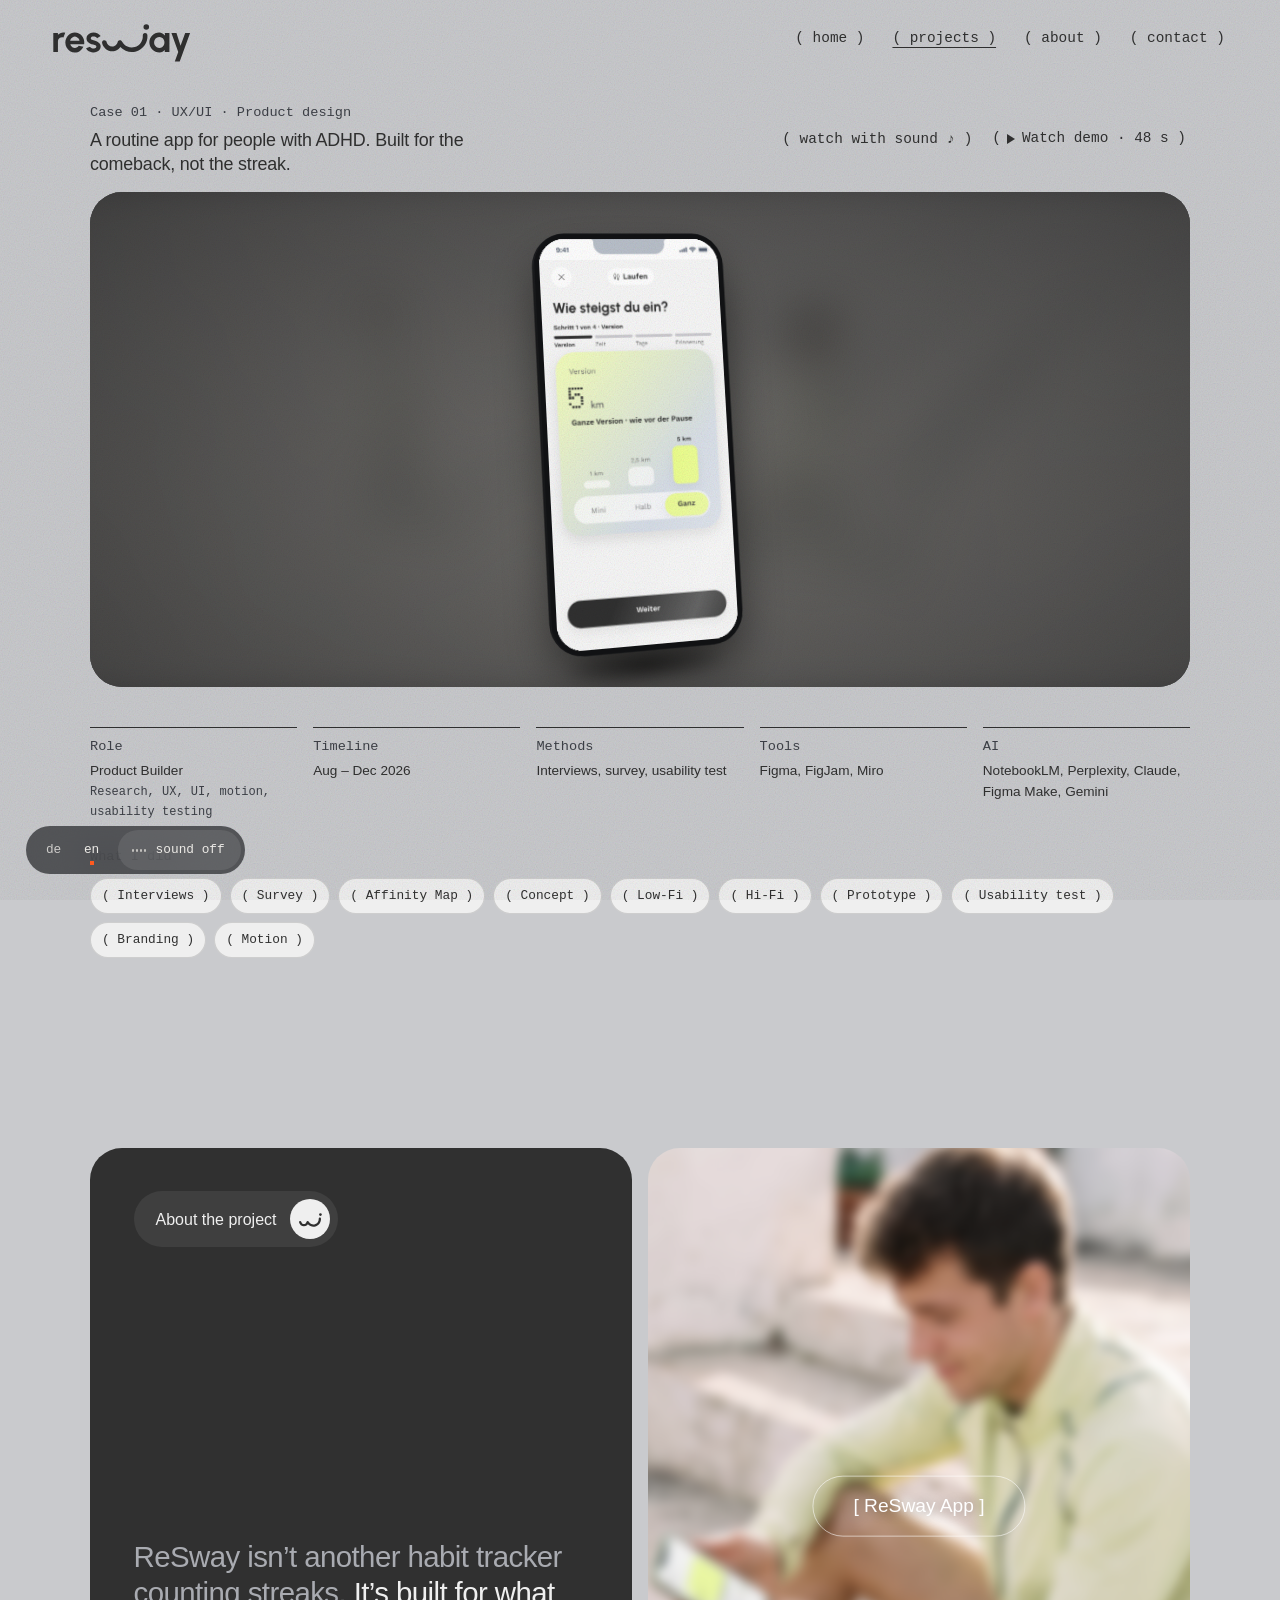
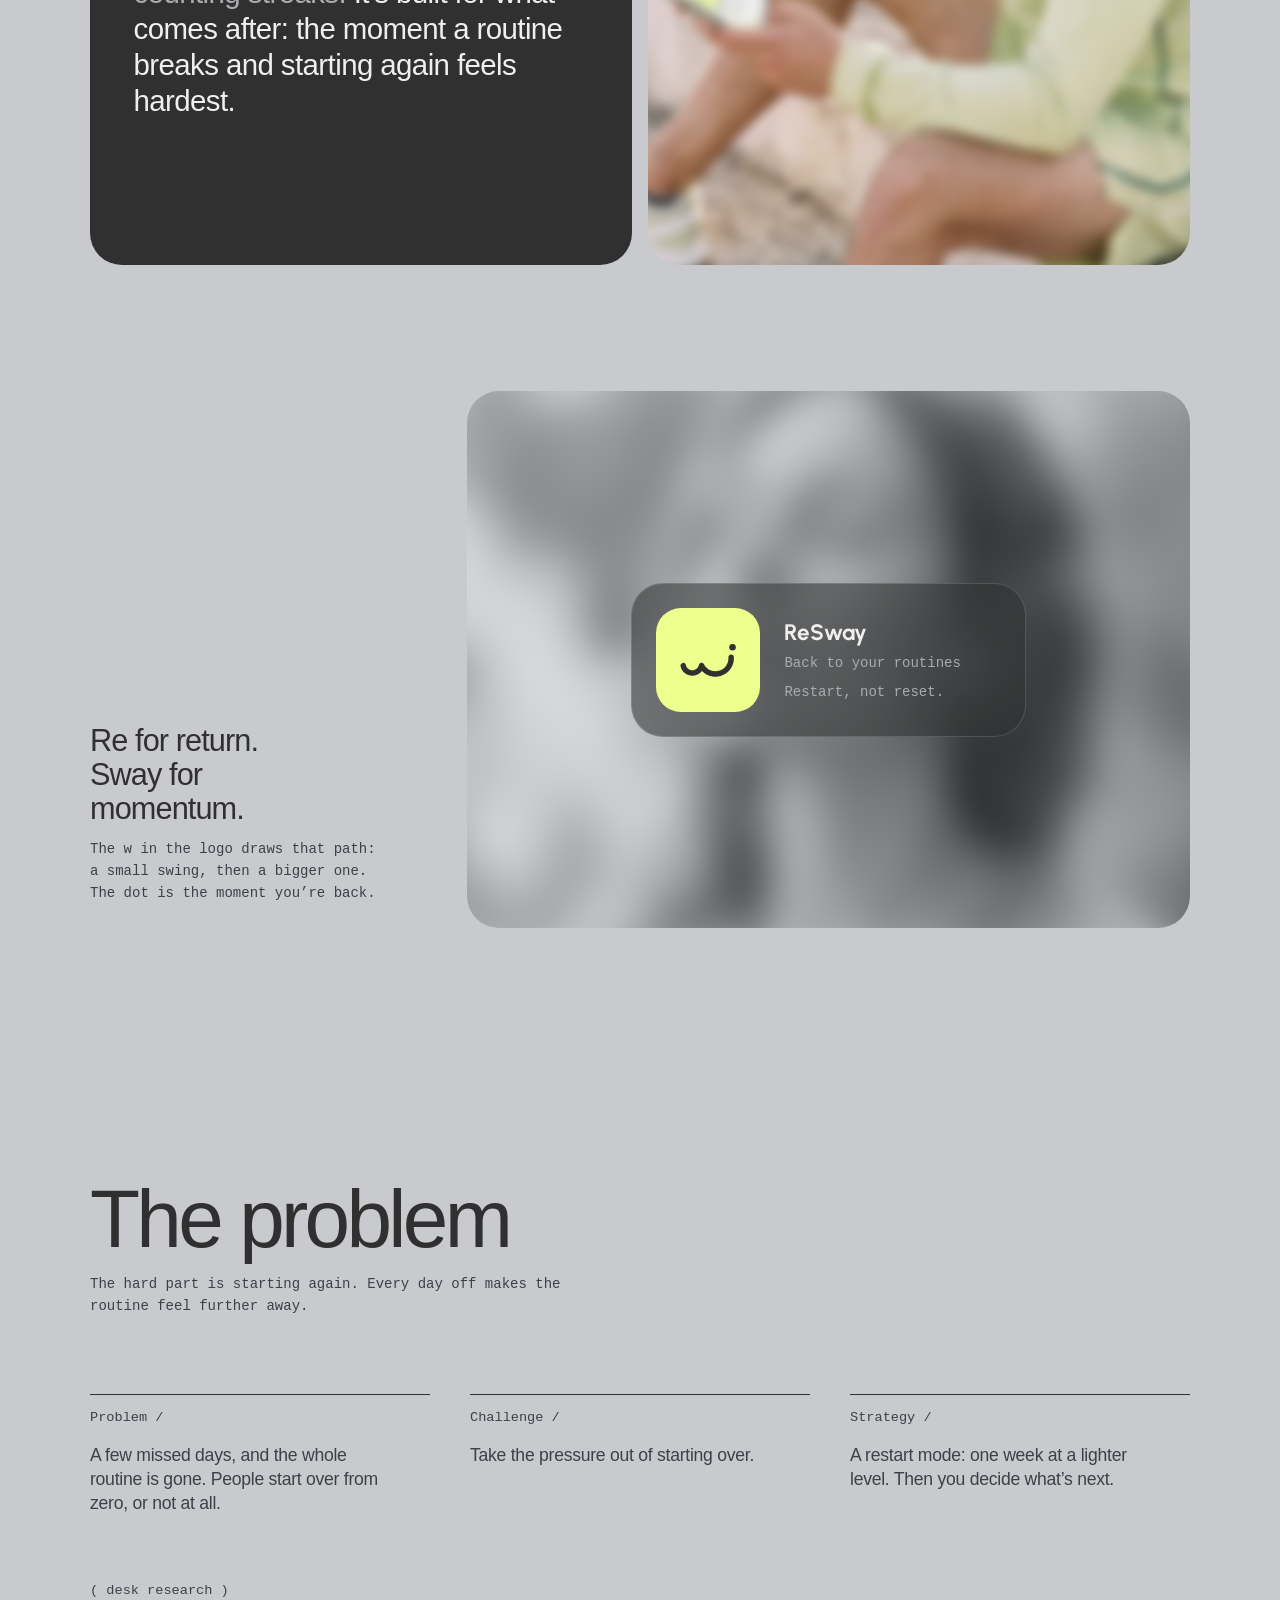
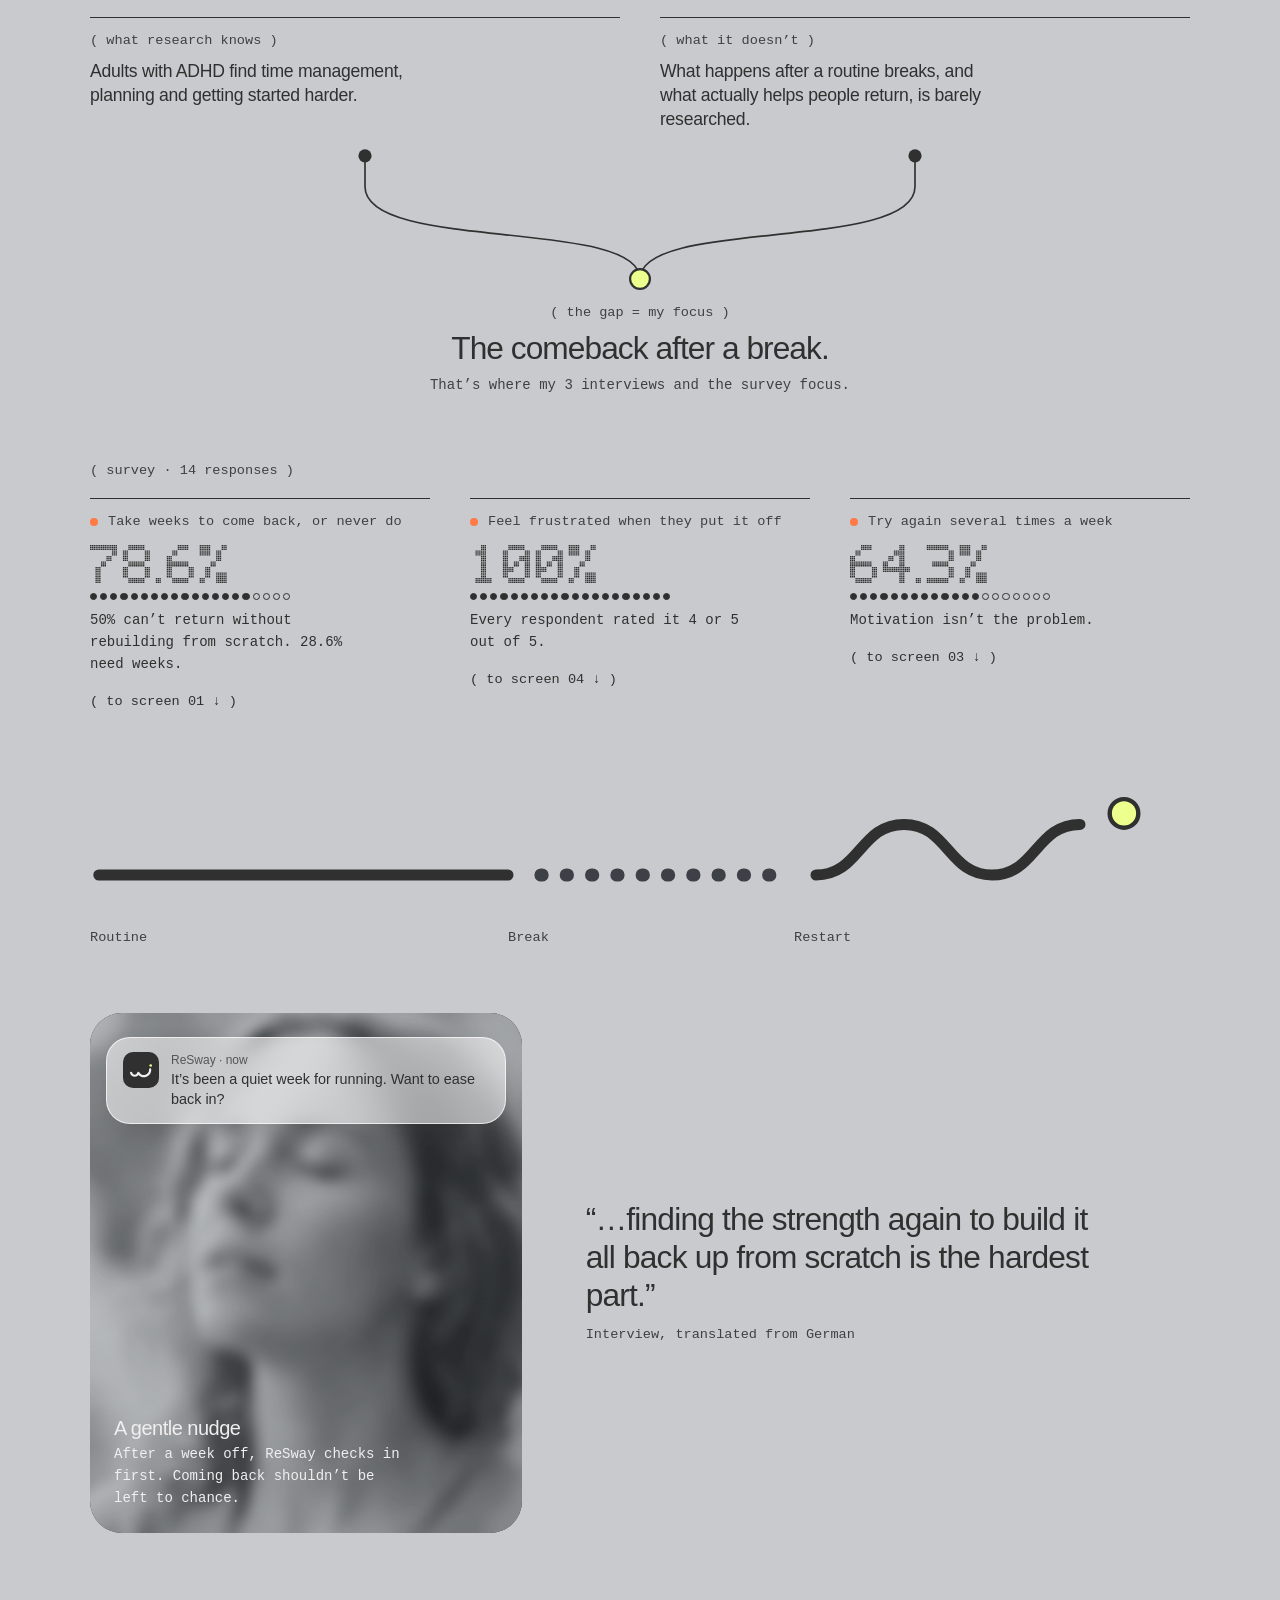
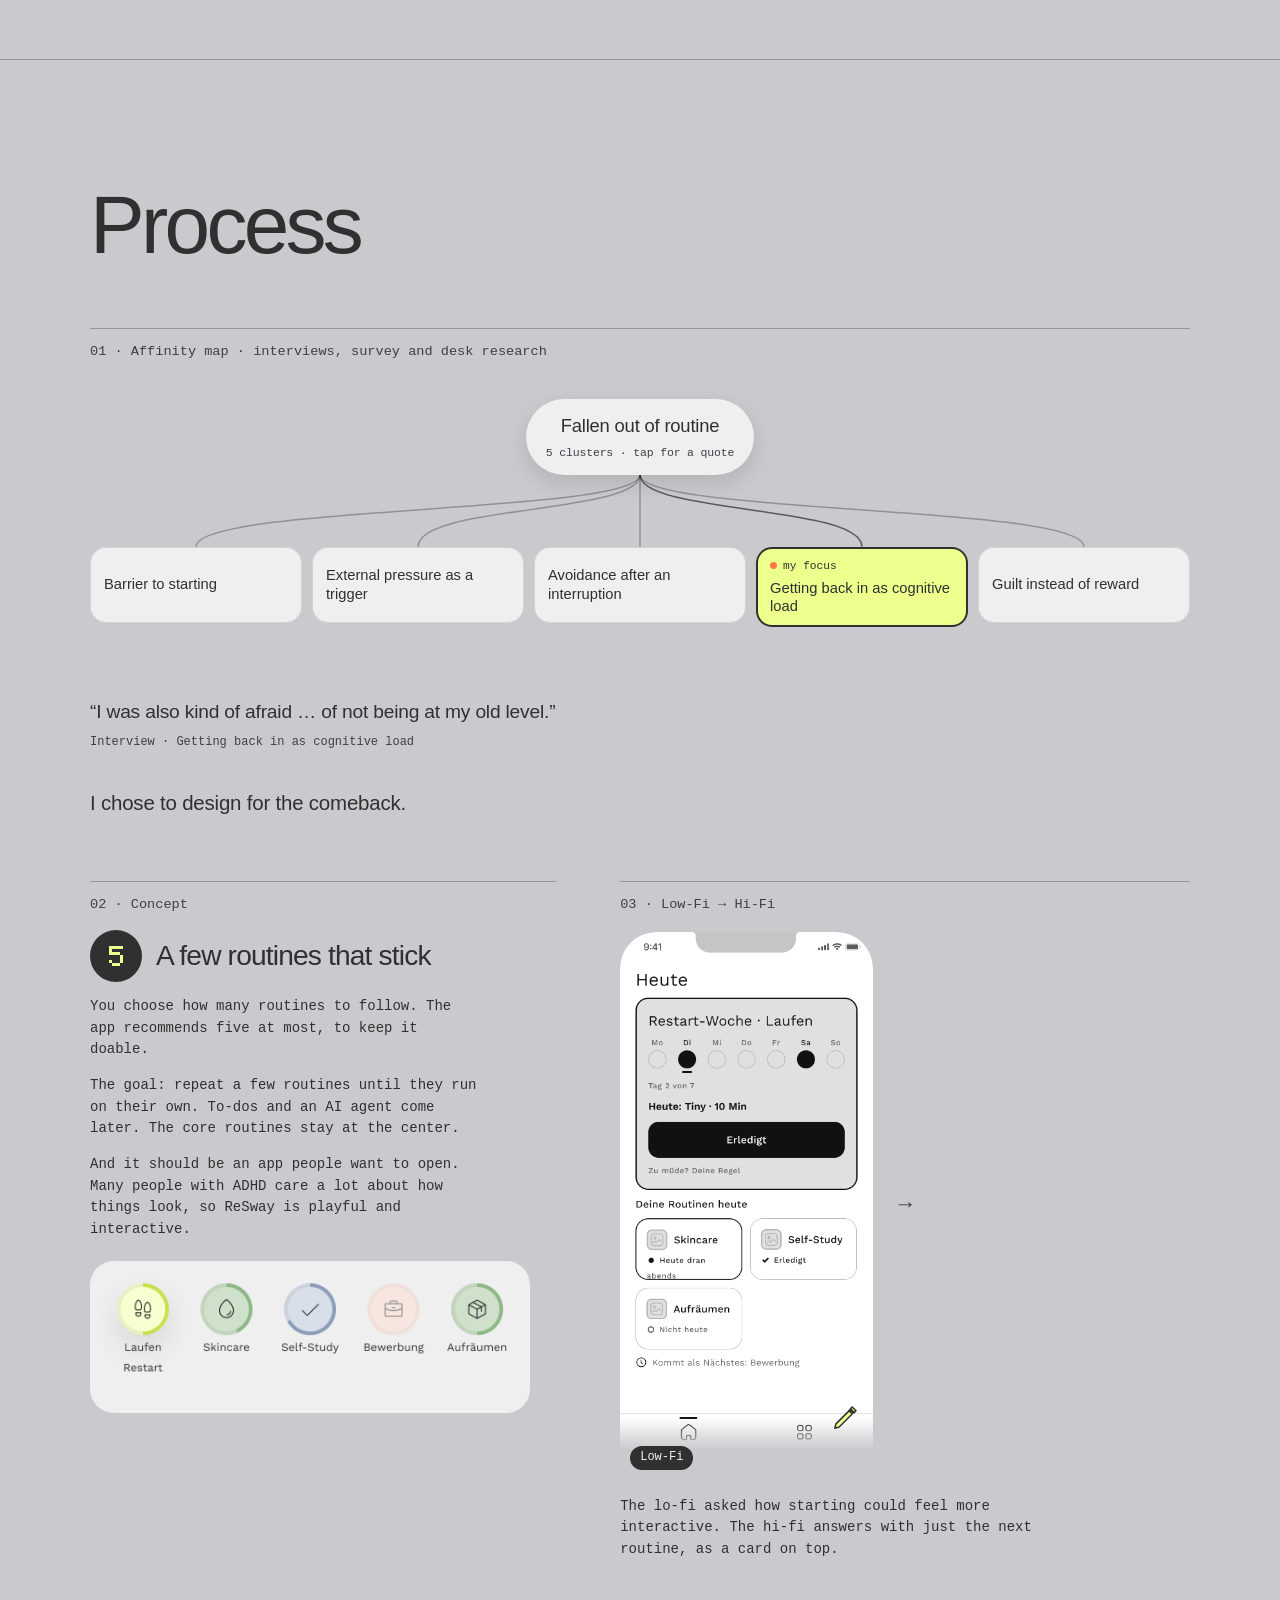
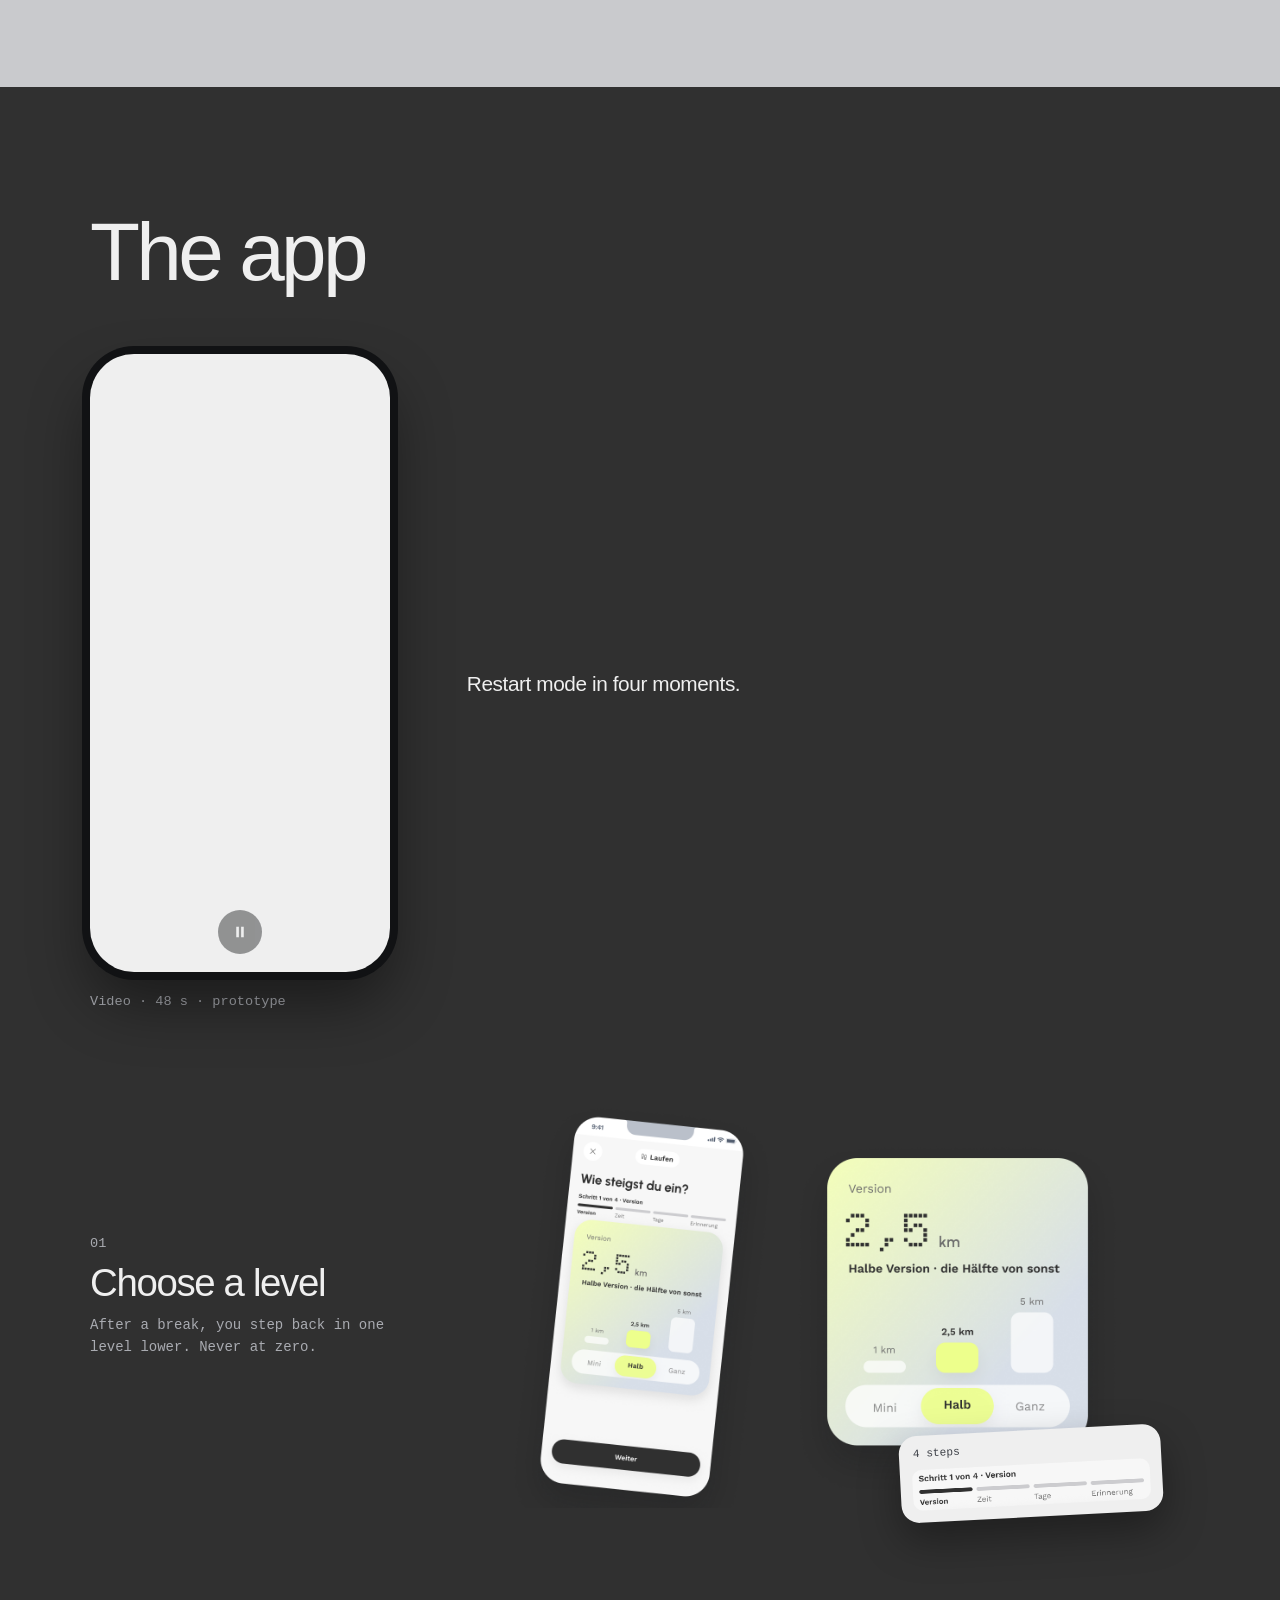
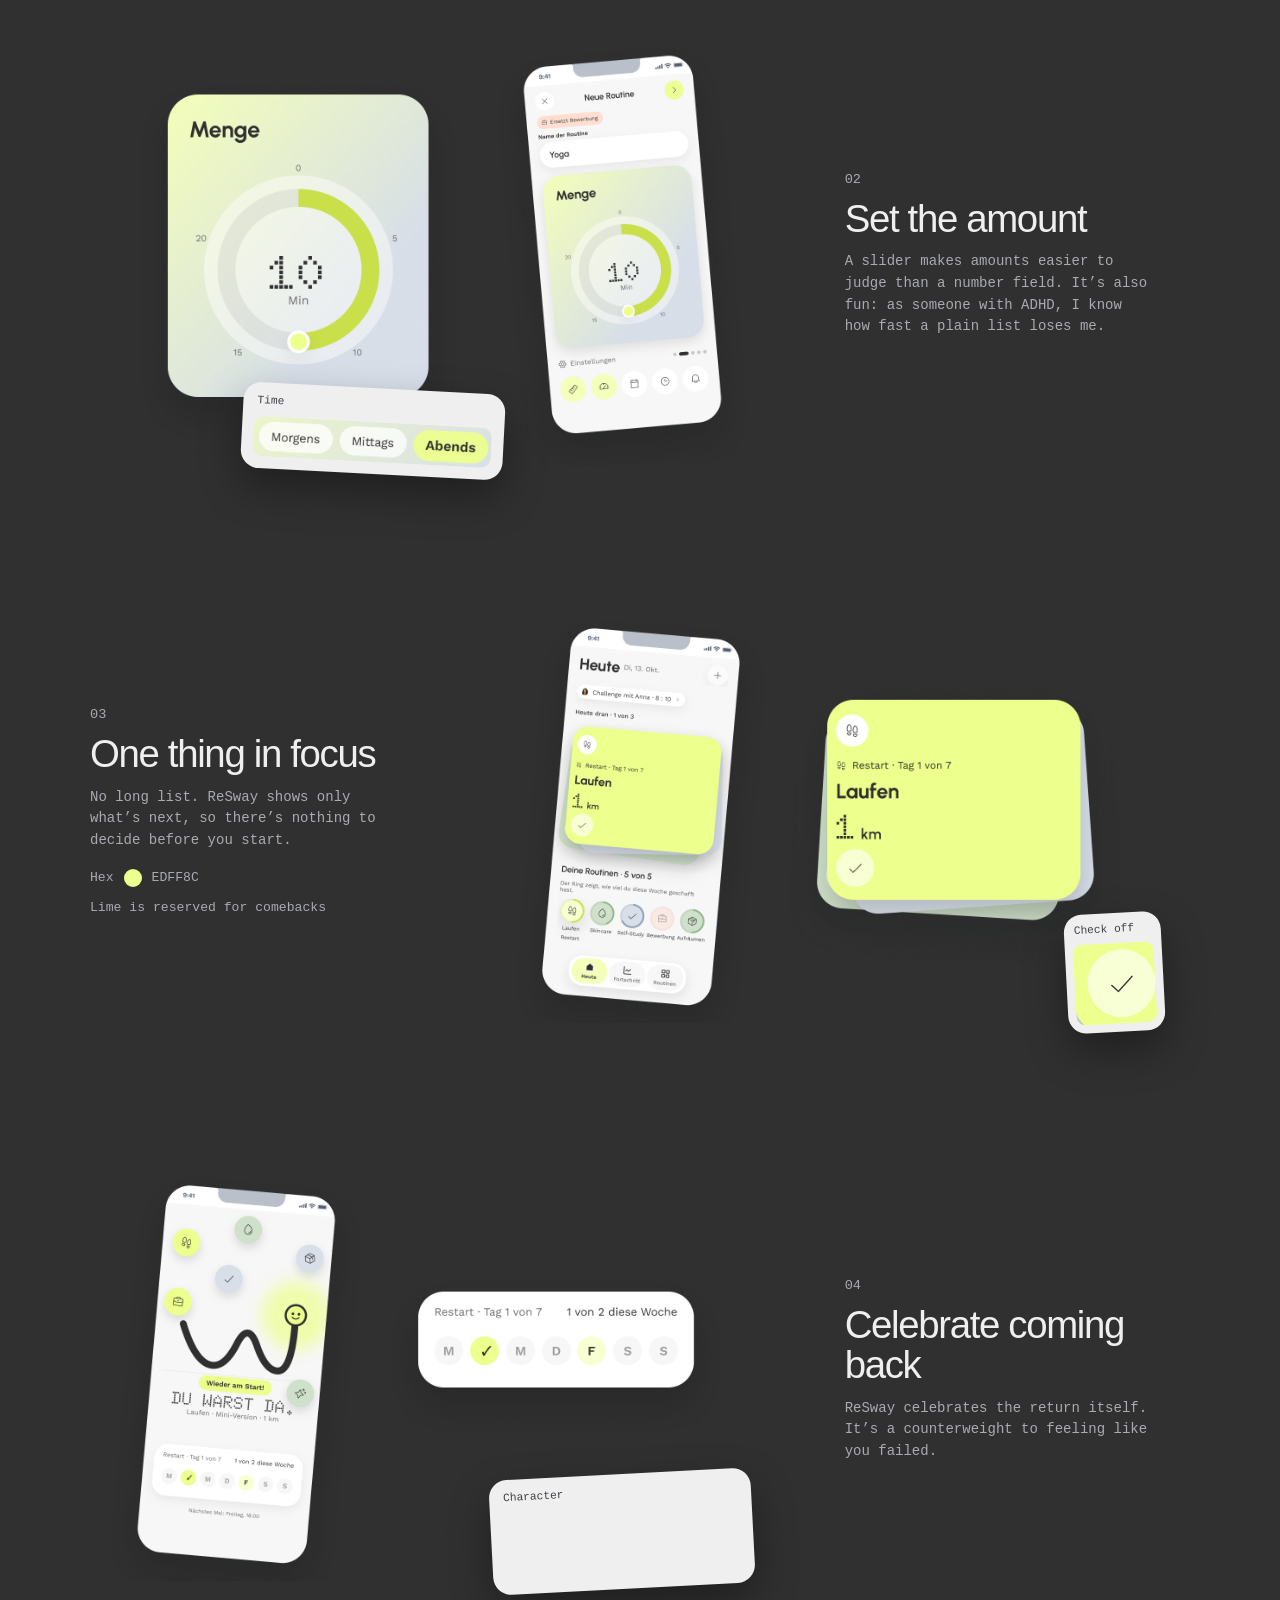
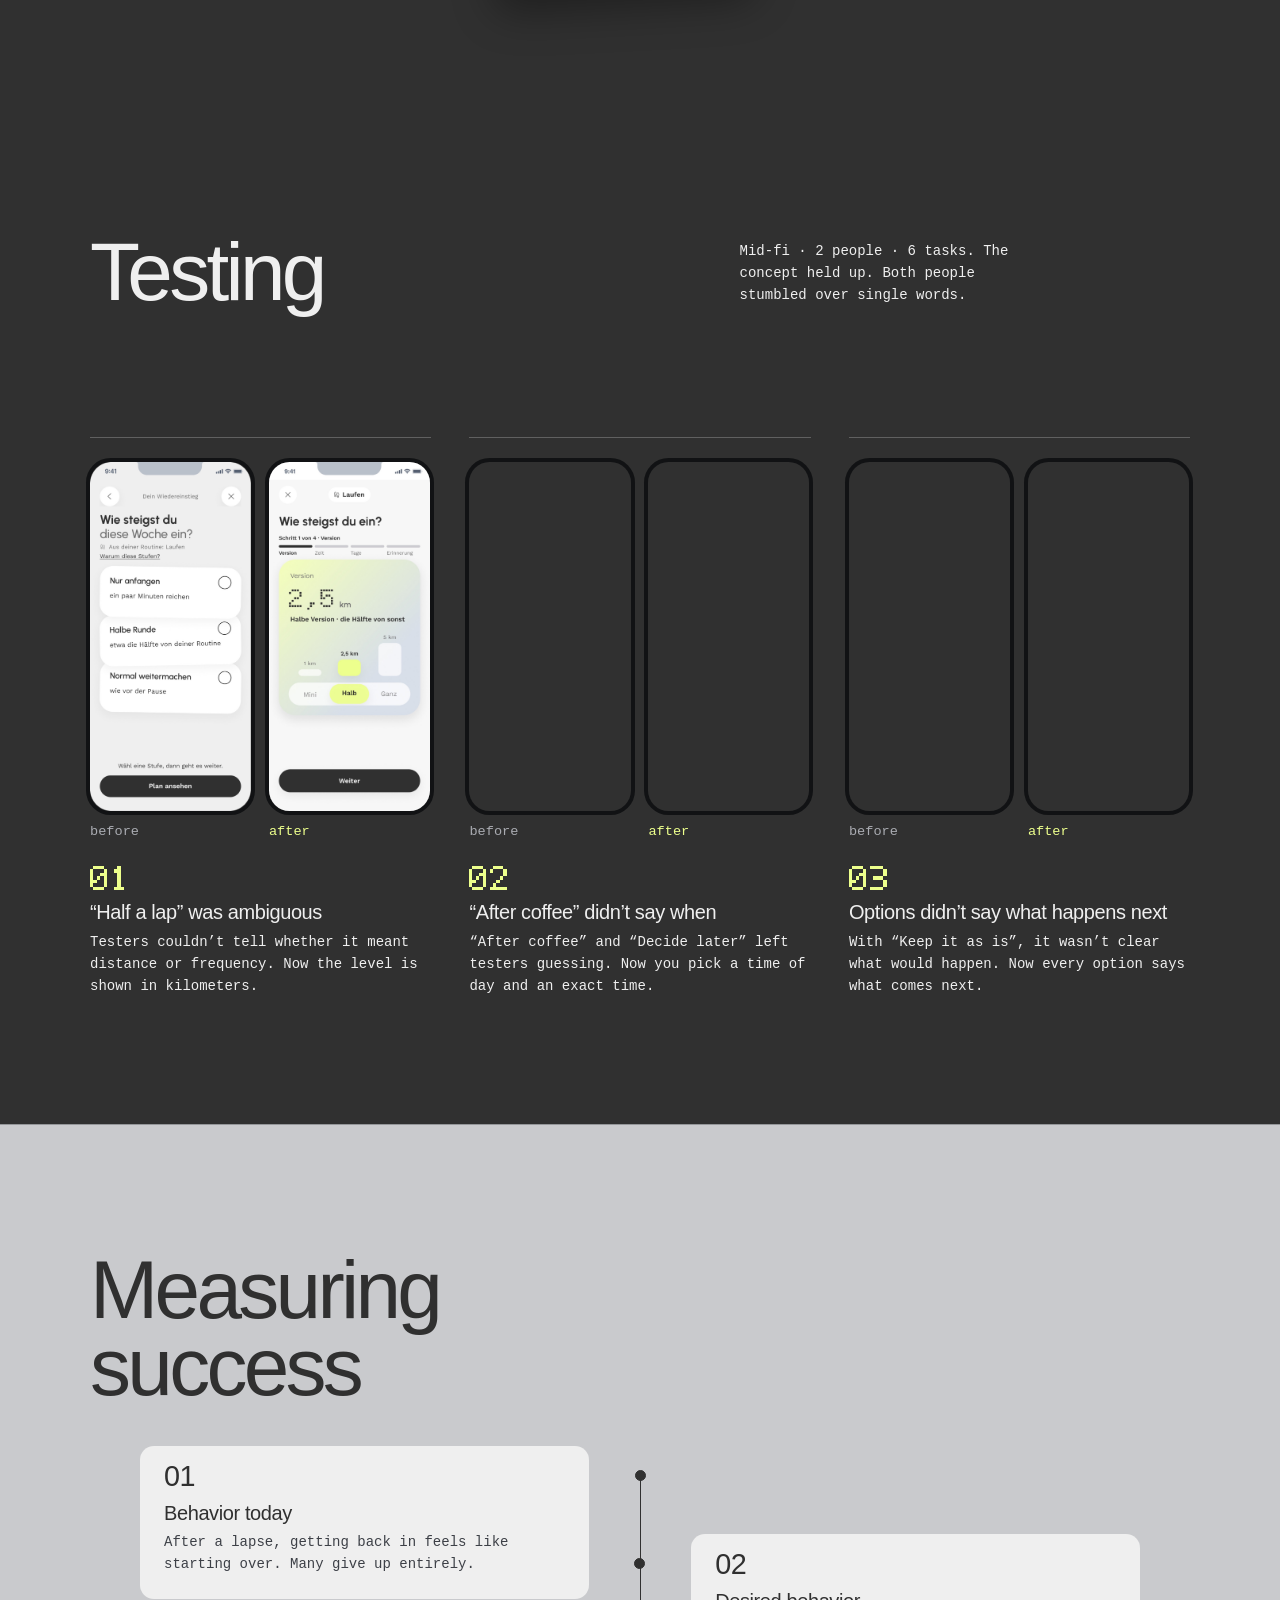
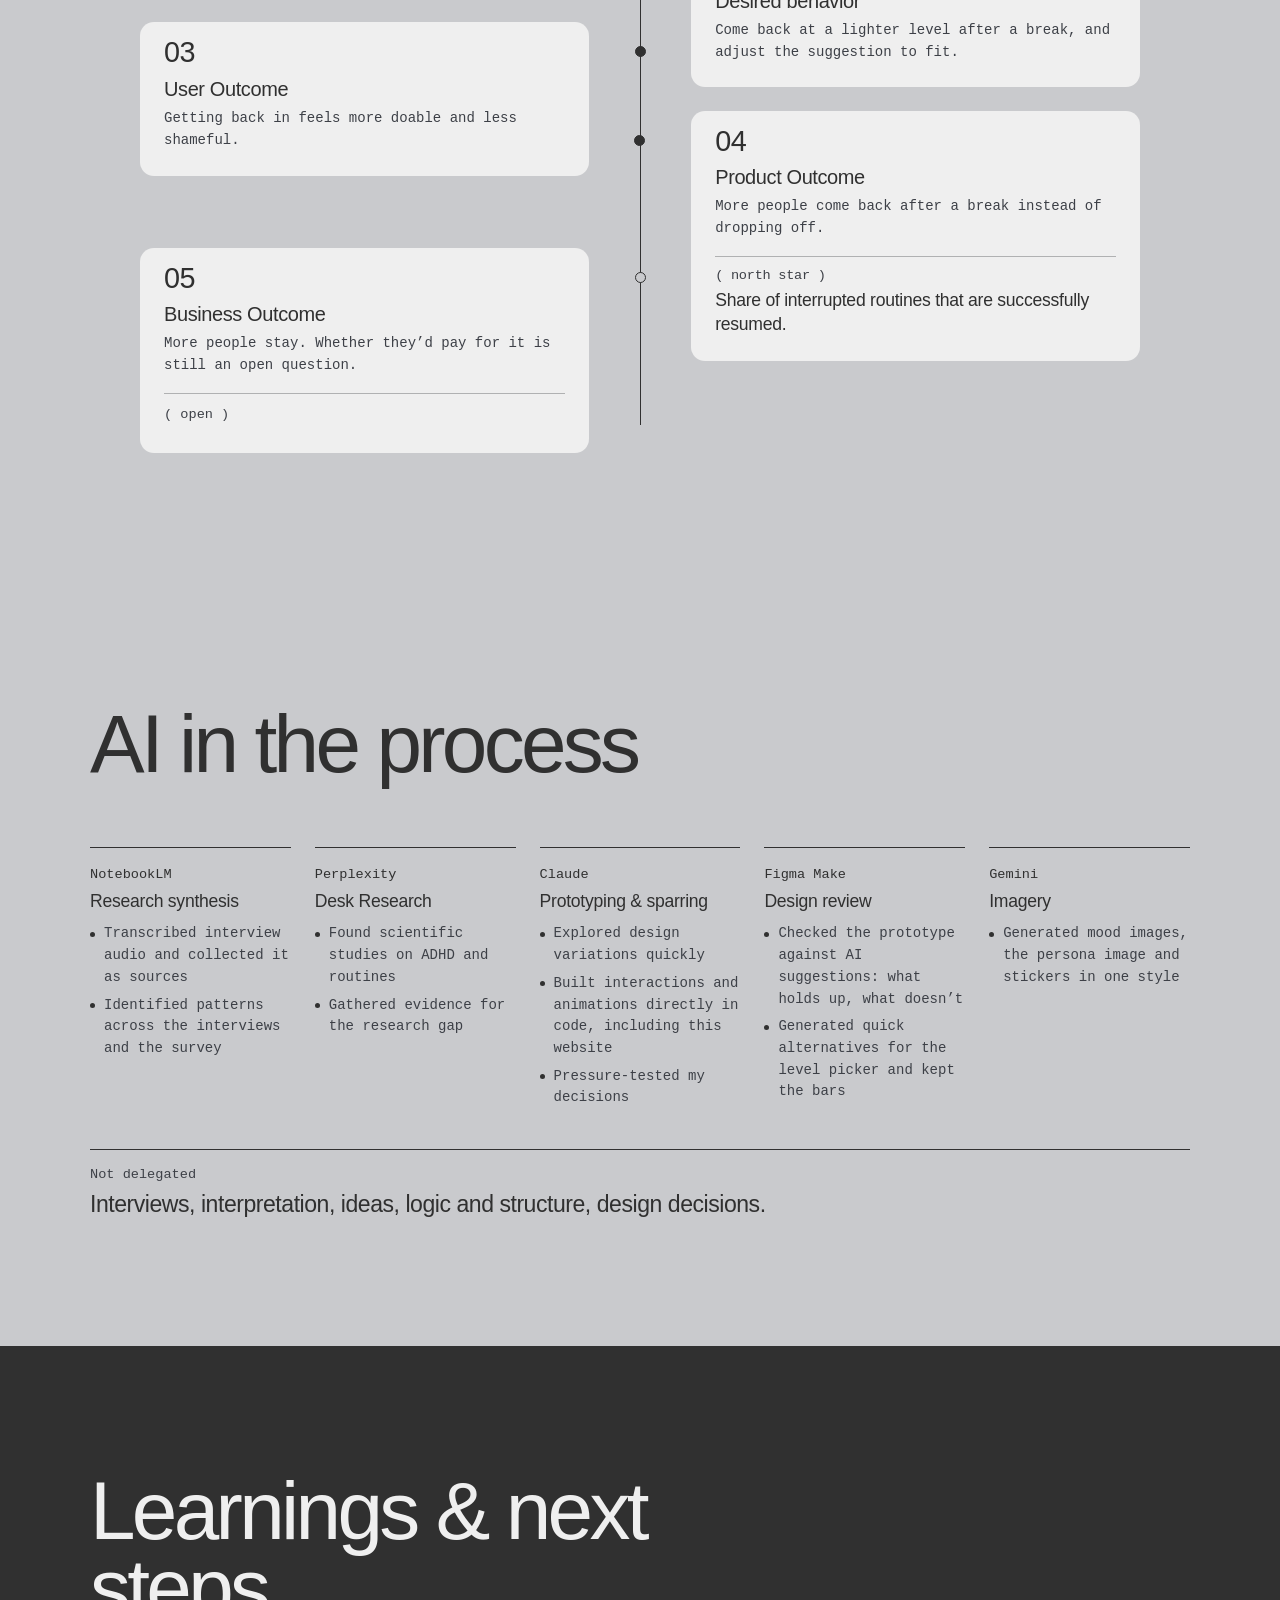
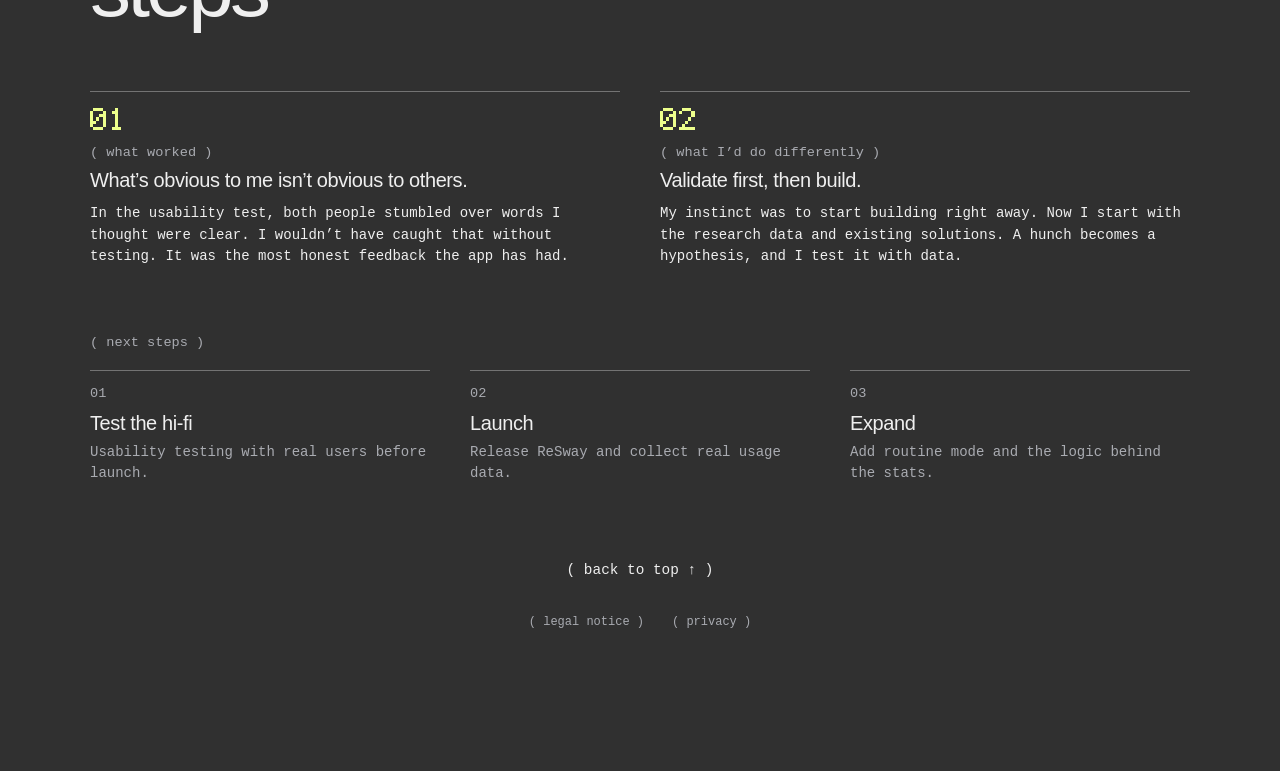
<file: case-resway-en.html>
<!doctype html>
<html lang="en">
<head>
<meta charset="utf-8">
<meta name="viewport" content="width=device-width, initial-scale=1">
<meta name="tdm-reservation" content="1">
<title>ReSway · Case Study · Valeriia Kulakova</title>
<meta name="description" content="ReSway: an app that helps people with ADHD get back into their routines. Case study by Valeriia Kulakova.">
<link rel="stylesheet" href="style.css?v=1a08c175">
<script src="nav.js?v=debee6c0"></script>
<script src="cursor.js?v=5340a399"></script>
<script>document.documentElement.classList.add('js');</script>
</head>
<body class="page-case" data-music="media/sounds/project.mp3" data-music-loop>
<a class="skip" href="#case">Skip to content</a>

<!-- Hero: Stimmungsbild, Wortmarke, schwebende Komponenten -->
<header class="hero3" id="hero">
  <div class="h3-top">
    <h1 class="h3-logo" id="title"><svg class="wm" role="img" aria-label="ReSway" viewBox="0 0 742 240" fill="none" xmlns="http://www.w3.org/2000/svg"><g><path d="M12.1 190L12 90H36.4L36.5 98.9C39.9 95.3 43.9667 92.4667 48.7 90.4C53.4333 88.2667 58.5333 87.2 64 87.2C67.6667 87.2 71.3333 87.7333 75 88.8L65.4 113.4C62.8667 112.4 60.3333 111.9 57.8 111.9C53.8667 111.9 50.2667 112.867 47 114.8C43.8 116.667 41.2333 119.233 39.3 122.5C37.4333 125.7 36.5 129.267 36.5 133.2V190H12.1ZM125.531 192.6C116.331 192.6 107.931 190.233 100.331 185.5C92.7979 180.767 86.7646 174.4 82.2313 166.4C77.7646 158.4 75.5313 149.567 75.5313 139.9C75.5313 132.633 76.8313 125.833 79.4313 119.5C82.0313 113.1 85.5979 107.5 90.1313 102.7C94.7313 97.8333 100.065 94.0333 106.131 91.3C112.198 88.5667 118.665 87.2 125.531 87.2C133.331 87.2 140.465 88.8667 146.931 92.2C153.465 95.4667 158.998 99.9667 163.531 105.7C168.065 111.433 171.365 117.967 173.431 125.3C175.498 132.633 175.965 140.3 174.831 148.3H101.731C102.665 152.033 104.198 155.4 106.331 158.4C108.465 161.333 111.165 163.7 114.431 165.5C117.698 167.233 121.398 168.133 125.531 168.2C129.798 168.267 133.665 167.267 137.131 165.2C140.665 163.067 143.598 160.2 145.931 156.6L170.831 162.4C166.765 171.267 160.698 178.533 152.631 184.2C144.565 189.8 135.531 192.6 125.531 192.6ZM100.931 130H150.131C149.398 126 147.831 122.4 145.431 119.2C143.098 115.933 140.198 113.333 136.731 111.4C133.265 109.467 129.531 108.5 125.531 108.5C121.531 108.5 117.831 109.467 114.431 111.4C111.031 113.267 108.131 115.833 105.731 119.1C103.398 122.3 101.798 125.933 100.931 130ZM221.383 191.8C216.183 191.467 211.149 190.433 206.283 188.7C201.483 186.9 197.216 184.467 193.483 181.4C189.749 178.333 186.883 174.667 184.883 170.4L205.483 161.6C206.283 162.933 207.583 164.367 209.383 165.9C211.183 167.367 213.316 168.6 215.783 169.6C218.316 170.6 221.083 171.1 224.083 171.1C226.616 171.1 229.016 170.767 231.283 170.1C233.616 169.367 235.483 168.267 236.883 166.8C238.349 165.333 239.083 163.433 239.083 161.1C239.083 158.633 238.216 156.733 236.483 155.4C234.816 154 232.683 152.967 230.083 152.3C227.549 151.567 225.083 150.9 222.683 150.3C216.349 149.033 210.449 147.067 204.983 144.4C199.583 141.733 195.216 138.3 191.883 134.1C188.616 129.833 186.983 124.7 186.983 118.7C186.983 112.1 188.716 106.4 192.183 101.6C195.716 96.8 200.283 93.1 205.883 90.5C211.549 87.9 217.649 86.6 224.183 86.6C232.116 86.6 239.383 88.2667 245.983 91.6C252.649 94.8667 257.916 99.5 261.783 105.5L242.483 116.9C241.549 115.3 240.249 113.833 238.583 112.5C236.916 111.1 235.016 109.967 232.883 109.1C230.749 108.167 228.516 107.633 226.183 107.5C223.183 107.367 220.449 107.633 217.983 108.3C215.516 108.967 213.516 110.1 211.983 111.7C210.516 113.3 209.783 115.433 209.783 118.1C209.783 120.633 210.783 122.533 212.783 123.8C214.783 125 217.183 125.933 219.983 126.6C222.849 127.267 225.583 128 228.183 128.8C234.049 130.733 239.549 133.1 244.683 135.9C249.883 138.7 254.049 142.133 257.183 146.2C260.316 150.267 261.816 155.133 261.683 160.8C261.683 167.267 259.749 172.933 255.883 177.8C252.016 182.6 247.016 186.267 240.883 188.8C234.816 191.333 228.316 192.333 221.383 191.8Z" fill="currentColor"/><path d="M495.049 89.9293C501.768 89.4249 507.624 94.4626 508.129 101.181C509.553 120.146 504.392 139.021 493.516 154.623C482.641 170.224 466.716 181.596 448.43 186.821C430.144 192.045 410.616 190.802 393.14 183.301C382.594 178.775 373.185 172.136 365.445 163.88C362.807 167.359 359.744 170.531 356.301 173.31C346.661 181.092 334.646 185.336 322.257 185.336C309.869 185.336 297.854 181.092 288.214 173.31C278.574 165.529 271.89 154.679 269.277 142.569C267.856 135.983 272.043 129.491 278.63 128.07C285.216 126.649 291.707 130.835 293.129 137.422C294.565 144.08 298.24 150.045 303.54 154.324C308.84 158.602 315.446 160.936 322.257 160.936C329.069 160.936 335.675 158.602 340.975 154.324C346.276 150.045 349.951 144.08 351.387 137.422L351.498 136.955C352.729 132.165 356.744 128.574 361.676 127.906C366.768 127.217 371.745 129.791 374.125 134.344C380.333 146.221 390.448 155.594 402.763 160.88C415.079 166.165 428.841 167.042 441.727 163.36C454.613 159.678 465.836 151.664 473.5 140.67C481.164 129.675 484.801 116.374 483.798 103.009C483.293 96.2905 488.331 90.434 495.049 89.9293Z" fill="currentColor"/><circle cx="502.161" cy="58.1744" r="14.64" fill="currentColor"/><path d="M599.761 90H624.161V190H599.761L598.661 177.6C595.928 182.067 592.294 185.7 587.761 188.5C583.294 191.233 577.994 192.6 571.861 192.6C564.461 192.6 557.528 191.2 551.061 188.4C544.594 185.6 538.894 181.733 533.961 176.8C529.094 171.867 525.261 166.167 522.461 159.7C519.728 153.233 518.361 146.3 518.361 138.9C518.361 131.767 519.661 125.067 522.261 118.8C524.928 112.533 528.628 107.033 533.361 102.3C538.094 97.5667 543.561 93.8667 549.761 91.2C555.961 88.5333 562.628 87.2 569.761 87.2C576.361 87.2 582.261 88.6667 587.461 91.6C592.728 94.5333 597.194 98.2667 600.861 102.8L599.761 90ZM571.261 169.1C576.461 169.1 581.061 167.8 585.061 165.2C589.061 162.6 592.194 159.1 594.461 154.7C596.728 150.233 597.861 145.333 597.861 140C597.861 134.6 596.728 129.7 594.461 125.3C592.194 120.833 589.028 117.3 584.961 114.7C580.961 112.1 576.394 110.8 571.261 110.8C566.128 110.8 561.428 112.133 557.161 114.8C552.961 117.4 549.594 120.9 547.061 125.3C544.594 129.7 543.361 134.6 543.361 140C543.361 145.4 544.628 150.3 547.161 154.7C549.694 159.1 553.061 162.6 557.261 165.2C561.528 167.8 566.194 169.1 571.261 169.1ZM707.219 90H733.119L678.419 240H652.519L670.619 190L634.619 90H661.319L682.819 156.6L707.219 90Z" fill="currentColor"/></g></svg></h1>
    <nav aria-label="Main navigation"><a href="index-en.html">( home )</a><a href="projekte-en.html" aria-current="true">( projects )</a><a href="about-en.html">( about )</a><a href="contact-en.html">( contact )</a></nav>
  </div>
  <div class="h3-kick"><div class="h3-what"><p class="label">Case 01 · UX/UI · Product design</p><p class="h3-sub">A routine app for people with ADHD. Built for the comeback, not the streak.</p></div><span class="kick-btns"><button type="button" class="snd-hint" id="sndHint" hidden>( watch with sound ♪ )</button><button type="button" class="demo-btn" data-demo aria-haspopup="dialog">( <i aria-hidden="true"></i> Watch demo · 48 s )</button></span></div>
  <div class="stage inline hero-stage" id="heroStage" role="button" tabindex="0" aria-label="Core flow: choose a level, Today with the plus menu, celebrate coming back. Tap or press Enter for the next step."><img class="bg" src="media/resway/reel/bild-rhythmus.jpg" width="1376" height="768" alt=""><span class="scene s1"><span class="ph3 turn"><span class="ph-back"></span><span class="phone"><img src="media/resway/reel/screen-mini.jpg" width="786" height="1704" alt=""><img src="media/resway/reel/screen-halb.jpg" width="786" height="1704" alt=""><img src="media/resway/reel/screen-ganz.jpg" width="786" height="1704" alt=""></span><span class="ph-glare"></span></span></span><span class="scene s2"><span class="ph3 lying"><span class="ph-back"></span><span class="phone"><img src="media/resway/reel/screen-heute.jpg" width="786" height="1704" alt=""><img src="media/resway/reel/screen-plus.png" width="786" height="1704" alt=""></span><span class="ph-glare"></span></span></span><span class="scene s3"><span class="ph3 rise"><span class="ph-back"></span><span class="phone"><img src="media/resway/reel/screen-sprung.jpg" width="786" height="1704" alt=""></span><span class="ph-glare"></span></span></span></div>
  <dl class="h3-meta">
    <div><dt>Role</dt><dd>Product Builder<span class="meta-sub">Research, UX, UI, motion, usability testing</span></dd></div>
    <div><dt>Timeline</dt><dd>Aug – Dec 2026</dd></div>
    <div><dt>Methods</dt><dd>Interviews, survey, usability test</dd></div>
    <div><dt>Tools</dt><dd>Figma, FigJam, Miro</dd></div>
    <div><dt>AI</dt><dd>NotebookLM, Perplexity, Claude, Figma Make, Gemini</dd></div>
  </dl>
  <div class="tasks"><p class="label">What I did</p><ul class="task-list" aria-label="What I did on the project"><li><a href="#process">( Interviews )</a></li><li><a href="#problem">( Survey )</a></li><li><a href="#process">( Affinity Map )</a></li><li><a href="#process">( Concept )</a></li><li><a href="#process">( Low-Fi )</a></li><li><a href="#overview">( Hi-Fi )</a></li><li><a href="#overview">( Prototype )</a></li><li><a href="#testing">( Usability test )</a></li><li><a href="#marke">( Branding )</a></li><li><a href="#overview">( Motion )</a></li></ul></div>
</header>

<!-- Showreel: immer unten rechts -->
<button type="button" class="mini dock" id="reelOpen" aria-haspopup="dialog">
  <span class="mini-lab">( watch showreel )</span>
  <span class="stage small" aria-hidden="true"><img class="bg" src="media/resway/reel/bild-rhythmus.jpg" width="1376" height="768" alt=""><span class="scene s1"><span class="ph3 turn"><span class="ph-back"></span><span class="phone"><img src="media/resway/reel/screen-mini.jpg" width="786" height="1704" alt=""><img src="media/resway/reel/screen-halb.jpg" width="786" height="1704" alt=""><img src="media/resway/reel/screen-ganz.jpg" width="786" height="1704" alt=""></span><span class="ph-glare"></span></span></span><span class="scene s2"><span class="ph3 lying"><span class="ph-back"></span><span class="phone"><img src="media/resway/reel/screen-heute.jpg" width="786" height="1704" alt=""><img src="media/resway/reel/screen-plus.png" width="786" height="1704" alt=""></span><span class="ph-glare"></span></span></span><span class="scene s3"><span class="ph3 rise"><span class="ph-back"></span><span class="phone"><img src="media/resway/reel/screen-sprung.jpg" width="786" height="1704" alt=""></span><span class="ph-glare"></span></span></span></span>
</button>
<dialog class="reel-dlg" id="reelDlg" aria-labelledby="reel-cap">
  <div class="stage big"><img class="bg" src="media/resway/reel/bild-rhythmus.jpg" width="1376" height="768" alt=""><span class="scene s1"><span class="ph3 turn"><span class="ph-back"></span><span class="phone"><img src="media/resway/reel/screen-mini.jpg" width="786" height="1704" alt=""><img src="media/resway/reel/screen-halb.jpg" width="786" height="1704" alt=""><img src="media/resway/reel/screen-ganz.jpg" width="786" height="1704" alt=""></span><span class="ph-glare"></span></span></span><span class="scene s2"><span class="ph3 lying"><span class="ph-back"></span><span class="phone"><img src="media/resway/reel/screen-heute.jpg" width="786" height="1704" alt=""><img src="media/resway/reel/screen-plus.png" width="786" height="1704" alt=""></span><span class="ph-glare"></span></span></span><span class="scene s3"><span class="ph3 rise"><span class="ph-back"></span><span class="phone"><img src="media/resway/reel/screen-sprung.jpg" width="786" height="1704" alt=""></span><span class="ph-glare"></span></span></span></div>
  <div class="reel-cap">
    <p id="reel-cap"><span class="lab">Showreel</span> Three moments from ReSway: choosing how to restart, Today with the plus menu, celebrating the comeback.</p>
    <span class="btns"><button type="button" class="ctl" id="reelPause" aria-pressed="false">( pause )</button><button type="button" class="ctl" id="reelClose">( close × )</button></span>
  </div>
</dialog>

<dialog class="reel-dlg demo-dlg" id="demoDlg" aria-labelledby="demo-cap">
  <div class="demo-box"><video id="demoVid" src="media/resway/video/hifi-flow.mp4" width="834" height="1716" muted loop playsinline preload="none" aria-label="Screen recording of the hi-fi prototype, no sound: setting up a restart, Today, adding a routine, a time jump and challenges."></video></div>
  <div class="reel-cap">
    <p id="demo-cap"><span class="lab">Demo · 48 s</span> A walkthrough of the hi-fi prototype.</p>
    <span class="btns"><button type="button" class="ctl" id="demoPause" aria-pressed="false">( pause )</button><button type="button" class="ctl" id="demoClose">( close × )</button></span>
  </div>
</dialog>

<main id="case">

<!-- About the project -->
<section class="sec paper intro" aria-labelledby="about-t">
  <h2 class="sr" id="about-t">About the project</h2>
  <div class="vi-grid">
    <div class="vi-txt">
      <p class="vi-pill"><span>About the project</span><span class="vi-pill-ic" aria-hidden="true"><svg class="mk mk-s" viewBox="258 30 270 170" aria-hidden="true" focusable="false"><path d="M495.049 89.9293C501.768 89.4249 507.624 94.4626 508.129 101.181C509.553 120.146 504.392 139.021 493.516 154.623C482.641 170.224 466.716 181.596 448.43 186.821C430.144 192.045 410.616 190.802 393.14 183.301C382.594 178.775 373.185 172.136 365.445 163.88C362.807 167.359 359.744 170.531 356.301 173.31C346.661 181.092 334.646 185.336 322.257 185.336C309.869 185.336 297.854 181.092 288.214 173.31C278.574 165.529 271.89 154.679 269.277 142.569C267.856 135.983 272.043 129.491 278.63 128.07C285.216 126.649 291.707 130.835 293.129 137.422C294.565 144.08 298.24 150.045 303.54 154.324C308.84 158.602 315.446 160.936 322.257 160.936C329.069 160.936 335.675 158.602 340.975 154.324C346.276 150.045 349.951 144.08 351.387 137.422L351.498 136.955C352.729 132.165 356.744 128.574 361.676 127.906C366.768 127.217 371.745 129.791 374.125 134.344C380.333 146.221 390.448 155.594 402.763 160.88C415.079 166.165 428.841 167.042 441.727 163.36C454.613 159.678 465.836 151.664 473.5 140.67C481.164 129.675 484.801 116.374 483.798 103.009C483.293 96.2905 488.331 90.434 495.049 89.9293Z" style="fill:currentColor;stroke:none"/><circle cx="502.161" cy="58.1744" r="14.64"/></svg></span></p>
      <p class="vi-lead"><span class="vi-mute">ReSway isn’t another habit tracker counting streaks.</span> It’s built for what comes after: the moment a routine breaks and starting again feels hardest.</p>
    </div>
    <figure class="vi-img">
      <svg class="vi-photo" viewBox="320 0 800 768" preserveAspectRatio="xMidYMid slice" role="img" aria-label="A young man in light green sportswear sits on concrete steps after a run, smiling at his phone."><image href="media/resway/bild/laeufer.jpg?v=6" width="1408" height="768"/></svg>
      <span class="vi-tag vi-c">[ ReSway App ]</span>
      <figcaption class="sr">AI-generated image. It shows the mood, not a real person.</figcaption>
    </figure>
  </div>
</section>



<!-- Kurz-Vorschau -->
<section class="preview" id="marke" aria-label="App preview">
  <div class="pv-row">
  <div class="pv-txt">
    <p class="pv-lead">Re for return. Sway for momentum.</p>
    <p>The w in the logo draws that path: a small swing, then a bigger one. The dot is the moment you’re back.</p>
  </div>
  <div class="cp-photo">
    <img class="cp-bg" src="media/resway/bild/stimmung.jpg" width="1600" height="960" loading="lazy" decoding="async" alt="">
    <div class="cp-appcard" role="img" aria-label="App card: ReSway, back to your routines"><span class="cp-ic"><svg class="mk mk-s" viewBox="258 30 270 170" aria-hidden="true" focusable="false"><path d="M495.049 89.9293C501.768 89.4249 507.624 94.4626 508.129 101.181C509.553 120.146 504.392 139.021 493.516 154.623C482.641 170.224 466.716 181.596 448.43 186.821C430.144 192.045 410.616 190.802 393.14 183.301C382.594 178.775 373.185 172.136 365.445 163.88C362.807 167.359 359.744 170.531 356.301 173.31C346.661 181.092 334.646 185.336 322.257 185.336C309.869 185.336 297.854 181.092 288.214 173.31C278.574 165.529 271.89 154.679 269.277 142.569C267.856 135.983 272.043 129.491 278.63 128.07C285.216 126.649 291.707 130.835 293.129 137.422C294.565 144.08 298.24 150.045 303.54 154.324C308.84 158.602 315.446 160.936 322.257 160.936C329.069 160.936 335.675 158.602 340.975 154.324C346.276 150.045 349.951 144.08 351.387 137.422L351.498 136.955C352.729 132.165 356.744 128.574 361.676 127.906C366.768 127.217 371.745 129.791 374.125 134.344C380.333 146.221 390.448 155.594 402.763 160.88C415.079 166.165 428.841 167.042 441.727 163.36C454.613 159.678 465.836 151.664 473.5 140.67C481.164 129.675 484.801 116.374 483.798 103.009C483.293 96.2905 488.331 90.434 495.049 89.9293Z" style="fill:currentColor;stroke:none"/><circle cx="502.161" cy="58.1744" r="14.64"/></svg></span><span class="cp-txt"><b>ReSway</b><span>Back to your routines</span><span class="cp-tagline">Restart, not reset.</span></span></div>
  </div>
  </div>
</section>


<!-- Problem -->
<section class="sec paper" id="problem" aria-labelledby="problem-t">
  <div class="sh">
    <h2 id="problem-t">The problem</h2>
    <p class="sh-txt">The hard part is starting again. Every day off makes the routine feel further away.</p>
  </div>
  <dl class="facts">
    <div><dt>Problem</dt><dd>A few missed days, and the whole routine is gone. People start over from zero, or not at all.</dd></div>
    <div><dt>Challenge</dt><dd>Take the pressure out of starting over.</dd></div>
    <div><dt>Strategy</dt><dd>A restart mode: one week at a lighter level. Then you decide what’s next.</dd></div>
  </dl>
  <div class="desk" aria-label="Desk research: what is known and what gap remains">
    <p class="ri-head">( desk research )</p>
    <div class="desk-cols">
      <div><p class="label">( what research knows )</p><p class="desk-t">Adults with ADHD find time management, planning and getting started harder.</p></div>
      <div><p class="label">( what it doesn’t )</p><p class="desk-t">What happens after a routine breaks, and what actually helps people return, is barely researched.</p></div>
    </div>
    <svg class="desk-lines" viewBox="0 0 1000 130" aria-hidden="true"><path d="M250 8 V36 C250 96 500 64 500 120"/><path d="M750 8 V36 C750 96 500 64 500 120"/><circle cx="250" cy="8" r="6"/><circle cx="750" cy="8" r="6"/><circle class="dl-end" cx="500" cy="120" r="9"/></svg>
    <div class="desk-gap"><p class="label">( the gap = my focus )</p><p class="desk-q">The comeback after a break.</p><p class="desk-s">That’s where my 3 interviews and the survey focus.</p></div>
  </div>
  <div class="ri" aria-label="What the survey shows and how ReSway responds">
    <p class="ri-head">( survey · 14 responses )</p>
    <div class="ri-row">
      <div class="stat" data-count="78.6" data-dec="1">
        <div class="ri-n"><p class="stat-num"><span class="sr">78.6%</span><span class="px-num" aria-hidden="true"></span></p><p class="dotbar" aria-hidden="true"></p></div>
        <div class="ri-t"><p class="stat-lab"><i aria-hidden="true"></i>Take weeks to come back, or never do</p><p class="stat-txt">50% can’t return without rebuilding from scratch. 28.6% need weeks.</p></div>
      </div>
      <a class="ri-go" href="#feat-1" aria-label="To screen 01: choose a level">( to screen 01 ↓ )</a>
    </div>
    <div class="ri-row">
      <div class="stat" data-count="100" data-dec="0">
        <div class="ri-n"><p class="stat-num"><span class="sr">100%</span><span class="px-num" aria-hidden="true"></span></p><p class="dotbar" aria-hidden="true"></p></div>
        <div class="ri-t"><p class="stat-lab"><i aria-hidden="true"></i>Feel frustrated when they put it off</p><p class="stat-txt">Every respondent rated it 4 or 5 out of 5.</p></div>
      </div>
      <a class="ri-go" href="#feat-4" aria-label="To screen 04: celebrate coming back">( to screen 04 ↓ )</a>
    </div>
    <div class="ri-row">
      <div class="stat" data-count="64.3" data-dec="1">
        <div class="ri-n"><p class="stat-num"><span class="sr">64.3%</span><span class="px-num" aria-hidden="true"></span></p><p class="dotbar" aria-hidden="true"></p></div>
        <div class="ri-t"><p class="stat-lab"><i aria-hidden="true"></i>Try again several times a week</p><p class="stat-txt">Motivation isn’t the problem.</p></div>
      </div>
      <a class="ri-go" href="#feat-3" aria-label="To screen 03: one thing in focus">( to screen 03 ↓ )</a>
    </div>
  </div>
  <figure class="pauseline">
    <svg viewBox="0 0 1000 120" aria-hidden="true">
      <path class="pl-run" d="M8 80 H380" />
      <path class="pl-pause" d="M410 80 H630" />
      <path class="pl-back" d="M660 80 C700 80 700 34 740 34 C780 34 780 80 820 80 C860 80 860 34 900 34" />
      <circle class="pl-dot" cx="940" cy="24" r="13" />
    </svg>
    <figcaption class="pl-cap"><span>Routine</span><span>Break</span><span>Restart</span></figcaption>
  </figure>
  <div class="quote-row">
    <figure class="at at-mood">
      <img class="mood-bg" src="media/resway/bild/stimmung.jpg" width="1600" height="960" loading="lazy" decoding="async" alt="">
      <div class="glass-push" role="img" aria-label="Push notification from ReSway: It’s been a quiet week for running. Want to ease back in?">
        <span class="gp-ic" aria-hidden="true"><svg class="mk mk-s" viewBox="258 30 270 170" aria-hidden="true" focusable="false"><path d="M495.049 89.9293C501.768 89.4249 507.624 94.4626 508.129 101.181C509.553 120.146 504.392 139.021 493.516 154.623C482.641 170.224 466.716 181.596 448.43 186.821C430.144 192.045 410.616 190.802 393.14 183.301C382.594 178.775 373.185 172.136 365.445 163.88C362.807 167.359 359.744 170.531 356.301 173.31C346.661 181.092 334.646 185.336 322.257 185.336C309.869 185.336 297.854 181.092 288.214 173.31C278.574 165.529 271.89 154.679 269.277 142.569C267.856 135.983 272.043 129.491 278.63 128.07C285.216 126.649 291.707 130.835 293.129 137.422C294.565 144.08 298.24 150.045 303.54 154.324C308.84 158.602 315.446 160.936 322.257 160.936C329.069 160.936 335.675 158.602 340.975 154.324C346.276 150.045 349.951 144.08 351.387 137.422L351.498 136.955C352.729 132.165 356.744 128.574 361.676 127.906C366.768 127.217 371.745 129.791 374.125 134.344C380.333 146.221 390.448 155.594 402.763 160.88C415.079 166.165 428.841 167.042 441.727 163.36C454.613 159.678 465.836 151.664 473.5 140.67C481.164 129.675 484.801 116.374 483.798 103.009C483.293 96.2905 488.331 90.434 495.049 89.9293Z" style="fill:currentColor;stroke:none"/><circle cx="502.161" cy="58.1744" r="14.64"/></svg></span>
        <span class="gp-txt"><small>ReSway · now</small>It’s been a quiet week for running. Want to ease back in?</span>
      </div>
      <figcaption><b>A gentle nudge</b> After a week off, ReSway checks in first. Coming back shouldn’t be left to chance.</figcaption>
    </figure>
  <blockquote class="bigquote">
    <p>“…finding the strength again to build it all back up from scratch is the hardest part.”</p>
    <footer>Interview, translated from German</footer>
  </blockquote>
  </div>
</section>

<!-- Prozess: Persona und Low-Fi → Hi-Fi -->
<section class="sec paper line" id="process" aria-labelledby="proc-t">
  <div class="sh">
    <h2 id="proc-t">Process</h2>
  </div>
  <div class="proc">
    <div class="affin">
      <p class="label">01 · Affinity map · interviews, survey and desk research</p>
      <div class="amap" id="amap">
        <svg class="am-lines" aria-hidden="true"></svg>
        <p class="am-hub">Fallen out of routine<span>5 clusters · tap for a quote</span></p>
        <ul class="am-nodes" aria-label="Five affinity map clusters">
          <li><button type="button" class="am-node" aria-pressed="false" data-q="“I just needed the push … after that, the rest pretty much ran on autopilot.”" data-src="Interview · Barrier to starting">Barrier to starting</button></li>
          <li><button type="button" class="am-node" aria-pressed="false" data-q="“I actually need outside motivation … not much comes from inside.”" data-src="Interview · External pressure as a trigger">External pressure as a trigger</button></li>
          <li><button type="button" class="am-node" aria-pressed="false" data-q="“… then I just messed around on my phone, I completely wasted the time.”" data-src="Interview · Avoidance after an interruption">Avoidance after an interruption</button></li>
          <li><button type="button" class="am-node am-key" aria-pressed="true" data-q="“I was also kind of afraid … of not being at my old level.”" data-src="Interview · Getting back in as cognitive load"><span class="am-mark">my focus</span>Getting back in as cognitive load</button></li>
          <li><button type="button" class="am-node" aria-pressed="false" data-q="“Getting over the feeling of having failed.”" data-src="Survey · Guilt instead of reward">Guilt instead of reward</button></li>
        </ul>
        <figure class="am-quote" aria-live="polite"><blockquote id="amQ">“I was also kind of afraid … of not being at my old level.”</blockquote><figcaption id="amS">Interview · Getting back in as cognitive load</figcaption></figure>
      </div>
      <p class="af-ins">I chose to design for the comeback.</p>
    </div>
    <script>
    (function(){
      const map=document.getElementById('amap'); if(!map) return;
      const svg=map.querySelector('.am-lines'), hub=map.querySelector('.am-hub'), btns=[...map.querySelectorAll('.am-node')];
      const NS='http://www.w3.org/2000/svg';
      function draw(){
        const r=map.getBoundingClientRect(); svg.setAttribute('viewBox','0 0 '+r.width+' '+r.height); svg.innerHTML='';
        const h=hub.getBoundingClientRect(); const x0=h.left+h.width/2-r.left, y0=h.bottom-r.top;
        btns.forEach(b=>{
          const n=b.getBoundingClientRect(); const x1=n.left+n.width/2-r.left, y1=n.top-r.top; const ym=y0+(y1-y0)*.55;
          const d='M'+x0+' '+y0+' C'+x0+' '+ym+' '+x1+' '+(ym-10)+' '+x1+' '+y1;
          const p=document.createElementNS(NS,'path'); p.setAttribute('d',d); p.setAttribute('class','am-line'+(b.classList.contains('am-key')?' am-line-key':'')); svg.appendChild(p);
          if(b.classList.contains('am-key')){ const run=p.cloneNode(); run.setAttribute('class','am-run'); svg.appendChild(run); run.style.setProperty('--len', run.getTotalLength()); }
        });
      }
      draw(); new ResizeObserver(draw).observe(map);
      const q=document.getElementById('amQ'), s=document.getElementById('amS');
      btns.forEach(b=>b.addEventListener('click',()=>{
        btns.forEach(x=>x.setAttribute('aria-pressed', x===b?'true':'false'));
        q.textContent=b.dataset.q; s.textContent=b.dataset.src;
      }));
    })();
    </script>
    <article class="concept" aria-labelledby="co-t">
      <p class="label">02 · Concept</p>
      <div class="co-head"><span class="co-n" aria-hidden="true"><span data-pixel>5</span></span><h3 id="co-t">A few routines that stick</h3></div>
      <p>You choose how many routines to follow. The app recommends five at most, to keep it doable.</p>
      <p>The goal: repeat a few routines until they run on their own. To-dos and an AI agent come later. The core routines stay at the center.</p>
      <p>And it should be an app people want to open. Many people with ADHD care a lot about how things look, so ReSway is playful and interactive.</p>
      <img class="co-img" src="media/resway/prozess/ringe.png" width="948" height="328" loading="lazy" decoding="async" alt="Five core routines as rings: running, skincare, self-study, job applications, tidying up.">
    </article>
    <figure class="sketch-pair">
      <p class="label">03 · Low-Fi → Hi-Fi</p>
      <div class="sp-row">
        <div class="sp-lofi" id="spLofi">
          <img src="media/resway/prozess/lofi-heute.png" width="786" height="1704" loading="lazy" decoding="async" alt="Lo-fi “Today” screen: the restart week with seven days and a Done button at the top, all routines as tiles below.">
          <svg class="sp-pencil" viewBox="0 0 24 24" aria-hidden="true"><path d="M3 21l3.5-1 11-11-2.5-2.5-11 11L3 21z"/><path d="M14 6.5l2.5 2.5M17 4l3 3-1.5 1.5-3-3z"/></svg>
          <span class="sp-tag">Low-Fi</span>
        </div>
        <span class="sp-arrow" aria-hidden="true">→</span>
        <div class="sp-hifi" id="spHifi">
          <img src="media/resway/prozess/hifi-heute.png" width="786" height="1704" loading="lazy" decoding="async" alt="Final “Today” screen: a large Running card, 1 km, day 1 of 7, on top of the stack, with the routines as small rings below.">
          <span class="sp-tag">Hi-Fi</span>
        </div>
      </div>
      <figcaption>The lo-fi asked how starting could feel more interactive. The hi-fi answers with just the next routine, as a card on top.</figcaption>
    </figure>
  </div>
</section>

<!-- Systemüberblick -->
<section class="sec warm" id="overview" aria-labelledby="ov-t">
  <div class="sh">
    <h2 id="ov-t">The app</h2>
  </div>
<div class="ov-intro">
  <figure class="flowvid" id="flowvid">
    <div class="fv-dev"><video src="media/resway/video/hifi-flow.mp4" width="834" height="1716" muted loop playsinline preload="none" aria-label="Screen recording of the hi-fi prototype, no sound: setting up a restart, Today, a time jump and the end of the week."></video><button type="button" class="fv-btn" id="fvBtn" aria-label="Pause video"><svg viewBox="0 0 24 24" aria-hidden="true" focusable="false"><path class="i-pause" d="M7 5h3.5v14H7zM13.5 5H17v14h-3.5z"/><path class="i-play" d="M8 5l11 7-11 7z"/></svg></button></div>
    <figcaption><span class="feat-n">Video · 48 s · prototype</span></figcaption>
  </figure>
  <p class="ov-txt">Restart mode in four moments.</p>
  </div>
  <ol class="feats">
    <li class="feat" id="feat-1">
      <div class="feat-txt"><span class="feat-n">01</span><h3>Choose a level</h3><p>After a break, you step back in one level lower. Never at zero.</p></div>
      <div class="feat-vis"><img class="feat-img" src="media/resway/frei/2-stufe.png" width="1600" height="1000" loading="lazy" decoding="async" alt="The “How do you want to restart?” screen next to an enlarged level card showing 2.5 km."><figure class="pop pop-br"><span class="pop-l">4 steps</span><img src="media/resway/details/stufe-schritte.png" width="730" height="126" loading="lazy" decoding="async" alt="Step bar: step 1 of 4, version, then time, days and reminder."></figure></div>
    </li>
    <li class="feat" id="feat-2">
      <div class="feat-txt"><span class="feat-n">02</span><h3>Set the amount</h3><p>A slider makes amounts easier to judge than a number field. It’s also fun: as someone with ADHD, I know how fast a plain list loses me.</p></div>
      <div class="feat-vis"><img class="feat-img" src="media/resway/frei/3-menge.png" width="1600" height="1000" loading="lazy" decoding="async" alt="The amount slider at 10 minutes, enlarged, next to the “New routine” screen."><figure class="pop pop-bl"><span class="pop-l">Time</span><img src="media/resway/details/zeit-chips.jpg" width="572" height="96" loading="lazy" decoding="async" alt="Time of day picker: morning, midday, evening."></figure></div>
    </li>
    <li class="feat" id="feat-3">
      <div class="feat-txt"><span class="feat-n">03</span><h3>One thing in focus</h3><p>No long list. ReSway shows only what’s next, so there’s nothing to decide before you start.</p><p class="hex"><span>Hex</span><i style="--c:#EDFF8C"></i>EDFF8C<span>Lime is reserved for comebacks</span></p></div>
      <div class="feat-vis"><img class="feat-img" src="media/resway/frei/4-fokus.png" width="1600" height="1000" loading="lazy" decoding="async" alt="The “Today” screen next to an enlarged Running restart card in the stack."><figure class="pop pop-br pop-sq"><span class="pop-l">Check off</span><img src="media/resway/details/fokus-haken.png" width="124" height="124" loading="lazy" decoding="async" alt="Round check button on the restart card."></figure></div>
    </li>
    <li class="feat" id="feat-4">
      <div class="feat-txt"><span class="feat-n">04</span><h3>Celebrate coming back</h3><p>ReSway celebrates the return itself. It’s a counterweight to feeling like you failed.</p></div>
      <div class="feat-vis"><img class="feat-img" src="media/resway/frei/5-feiern.png" width="1600" height="1000" loading="lazy" decoding="async" alt="The “You showed up.” screen next to an enlarged week card with the first check mark."><figure class="pop pop-br"><span class="pop-l">Character</span><img src="media/resway/details/figur.png" width="1556" height="454" loading="lazy" decoding="async" alt="The ReSway character lying flat and shaped like a w."></figure></div>
    </li>
  </ol>
</section>

<!-- Testing -->
<section class="sec ink" id="testing" aria-labelledby="testing-t">
  <div class="sh">
    <h2 id="testing-t">Testing</h2>
    <p class="sh-txt">Mid-fi · 2 people · 6 tasks. The concept held up. Both people stumbled over single words.</p>
  </div>
  <div class="ba-list">
    <ol class="ba3">
    <li class="ba3-item">
      <div class="ba3-pair">
        <figure><div class="ba3-dev"><img src="media/resway/test/f1-vorher.jpg" width="812" height="1759" loading="lazy" decoding="async" alt="Mid-fi screen “How do you want to restart this week?” with Just start, Half a lap and Continue as usual."></div><figcaption>before</figcaption></figure>
        <figure class="ba3-after"><div class="ba3-dev"><img src="media/resway/test/f1-nachher.jpg" width="812" height="1759" loading="lazy" decoding="async" alt="Hi-fi screen “How do you want to restart?” with 1, 2.5 and 5 km as bars."></div><figcaption>after</figcaption></figure>
      </div>
      <div class="ba3-txt"><span class="tn" data-pixel>01</span><h3>“Half a lap” was ambiguous</h3><p>Testers couldn’t tell whether it meant distance or frequency. Now the level is shown in kilometers.</p></div>
    </li>
    <li class="ba3-item">
      <div class="ba3-pair">
        <figure><div class="ba3-dev"><img src="media/resway/test/f2-vorher.jpg" width="812" height="1759" loading="lazy" decoding="async" alt="Mid-fi screen “Pick a moment” with anchors like “After coffee”."></div><figcaption>before</figcaption></figure>
        <figure class="ba3-after"><div class="ba3-dev"><img src="media/resway/test/f2-nachher.jpg" width="812" height="1759" loading="lazy" decoding="async" alt="Hi-fi screen “When do you want to start again?” with morning, midday, evening and a set time."></div><figcaption>after</figcaption></figure>
      </div>
      <div class="ba3-txt"><span class="tn" data-pixel>02</span><h3>“After coffee” didn’t say when</h3><p>“After coffee” and “Decide later” left testers guessing. Now you pick a time of day and an exact time.</p></div>
    </li>
    <li class="ba3-item">
      <div class="ba3-pair">
        <figure><div class="ba3-dev"><img src="media/resway/test/f3-vorher.jpg" width="812" height="1759" loading="lazy" decoding="async" alt="Mid-fi screen “Your week is up” with options like “Keep it as is”."></div><figcaption>before</figcaption></figure>
        <figure class="ba3-after"><div class="ba3-dev"><img src="media/resway/test/f3-nachher.jpg" width="812" height="1759" loading="lazy" decoding="async" alt="Hi-fi screen “Restart done”, each option with what happens next."></div><figcaption>after</figcaption></figure>
      </div>
      <div class="ba3-txt"><span class="tn" data-pixel>03</span><h3>Options didn’t say what happens next</h3><p>With “Keep it as is”, it wasn’t clear what would happen. Now every option says what comes next.</p></div>
    </li>
    </ol>
  </div>
</section>

<!-- Erfolg messen: Wirkungskette, North Star, eine KPI (alles Hypothese) -->
<section class="sec paper line" id="measure" aria-labelledby="measure-t">
  <div class="sh">
    <h2 id="measure-t">Measuring success</h2>
  </div>
  <ol class="chain" aria-label="Outcome chain: from today’s behavior to business outcome">
    <li><span class="ch-n" aria-hidden="true">01</span><h3>Behavior today</h3><p>After a lapse, getting back in feels like starting over. Many give up entirely.</p></li>
    <li><span class="ch-n" aria-hidden="true">02</span><h3>Desired behavior</h3><p>Come back at a lighter level after a break, and adjust the suggestion to fit.</p></li>
    <li><span class="ch-n" aria-hidden="true">03</span><h3>User Outcome</h3><p>Getting back in feels more doable and less shameful.</p></li>
    <li class="ch-ns"><span class="ch-n" aria-hidden="true">04</span><h3>Product Outcome</h3><p>More people come back after a break instead of dropping off.</p><p class="ch-foot"><span class="label">( north star )</span> Share of interrupted routines that are successfully resumed.</p></li>
    <li class="ch-open"><span class="ch-n" aria-hidden="true">05</span><h3>Business Outcome</h3><p>More people stay. Whether they’d pay for it is still an open question.</p><p class="ch-foot"><span class="label">( open )</span></p></li>
  </ol>
</section>

<!-- KI -->
<section class="sec paper" id="ai" aria-labelledby="ai-t">
  <div class="sh">
    <h2 id="ai-t">AI in the process</h2>
  </div>
  <ul class="cols4 cols5 ai-tools">
    <li><span class="label">NotebookLM</span><span class="ai-skill">Research synthesis</span><ul>
      <li>Transcribed interview audio and collected it as sources</li>
      <li>Identified patterns across the interviews and the survey</li></ul></li>
    <li><span class="label">Perplexity</span><span class="ai-skill">Desk Research</span><ul>
      <li>Found scientific studies on ADHD and routines</li>
      <li>Gathered evidence for the research gap</li></ul></li>
    <li><span class="label">Claude</span><span class="ai-skill">Prototyping &amp; sparring</span><ul>
      <li>Explored design variations quickly</li>
      <li>Built interactions and animations directly in code, including this website</li>
      <li>Pressure-tested my decisions</li></ul></li>
    <li><span class="label">Figma Make</span><span class="ai-skill">Design review</span><ul>
      <li>Checked the prototype against AI suggestions: what holds up, what doesn’t</li>
      <li>Generated quick alternatives for the level picker and kept the bars</li></ul></li>
    <li><span class="label">Gemini</span><span class="ai-skill">Imagery</span><ul>
      <li>Generated mood images, the persona image and stickers in one style</li></ul></li>
  </ul>
  <p class="not-del"><span class="label">Not delegated</span> Interviews, interpretation, ideas, logic and structure, design decisions.</p>
</section>

<!-- Learnings -->
<section class="sec ink" id="learnings" aria-labelledby="learn-t">
  <div class="sh">
    <h2 id="learn-t">Learnings &amp; next steps</h2>
  </div>
  <ol class="learn learn2">
    <li><span class="tn" data-pixel>01</span><span class="label learn-tag">( what worked )</span><h3>What’s obvious to me isn’t obvious to others.</h3><p>In the usability test, both people stumbled over words I thought were clear. I wouldn’t have caught that without testing. It was the most honest feedback the app has had.</p></li>
    <li><span class="tn" data-pixel>02</span><span class="label learn-tag">( what I’d do differently )</span><h3>Validate first, then build.</h3><p>My instinct was to start building right away. Now I start with the research data and existing solutions. A hunch becomes a hypothesis, and I test it with data.</p></li>
  </ol>
  <div class="next">
    <h3 class="label">( next steps )</h3>
    <ol>
      <li><span class="next-n">01</span><b>Test the hi-fi</b><span>Usability testing with real users before launch.</span></li>
      <li><span class="next-n">02</span><b>Launch</b><span>Release ReSway and collect real usage data.</span></li>
      <li><span class="next-n">03</span><b>Expand</b><span>Add routine mode and the logic behind the stats.</span></li>
    </ol>
  </div>
  <p class="to-top"><a href="#hero" data-top>( back to top ↑ )</a></p>
  <footer class="legal"><a href="impressum.html">( legal notice )</a><a href="datenschutz.html">( privacy )</a></footer>
</section>

</main>

<script>
/* Projekt-Seite: im Beat der Musik pulsieren, Abschnitts-Leiste
   - --beat (0 … 1) folgt den Bass-Schlägen der laufenden Seitenmusik; App-Bilder, Video und Icon werden dabei kurz etwas größer
   - Abschnitts-Leiste: links am Rand (Handy: oben), zeigt den aktuellen Abschnitt, Klick springt hin
   - Weniger Bewegung gewünscht: kein Pulsieren, Sprung ohne Gleiten */
(function(){
  const reduce=matchMedia('(prefers-reduced-motion: reduce)').matches;
  const body=document.body;

  // Beat: Abstand der aktuellen Bass-Lautstärke zum gleitenden Mittel = Schlag; danach weich abklingen
  if(!reduce){
    let avg=0, env=0, last=-1;
    (function tick(){
      const l=(window.Sound&&Sound.level)?Sound.level():0;
      avg=avg*0.95+l*0.05;
      const hit=Math.max(0,Math.min(1,(l-avg)*6));
      env=Math.max(hit, env*0.86);
      const v=Math.round(env*100)/100;
      if(v!==last){ body.style.setProperty('--beat', v); last=v; }
      requestAnimationFrame(tick);
    })();
  }

  // Abschnitts-Leiste
  const parts=[['problem','Problem'],['process','Process'],['overview','The app'],['testing','Testing'],['measure','Metrics'],['ai','AI'],['learnings','Learnings']]
    .filter(([id])=>document.getElementById(id));
  const rail=document.createElement('nav');
  rail.className='rail'; rail.setAttribute('aria-label','Sections');
  rail.innerHTML=parts.map(([id,name],i)=>`<a href="#${id}"><i aria-hidden="true"></i><span>${name}</span></a>`).join('');
  body.appendChild(rail);
  const links=[...rail.querySelectorAll('a')];
  links.forEach(a=>a.addEventListener('click',e=>{
    const el=document.getElementById(a.hash.slice(1)); if(!el) return;
    e.preventDefault(); el.scrollIntoView({behavior:reduce?'auto':'smooth',block:'start'});
    history.replaceState(history.state,'',a.hash);
  }));
  const setActive=id=>links.forEach(a=>{ if(a.hash==='#'+id) a.setAttribute('aria-current','true'); else a.removeAttribute('aria-current'); });
  const io=new IntersectionObserver(es=>es.forEach(e=>{ if(e.isIntersecting) setActive(e.target.id); }),{rootMargin:'-45% 0px -50% 0px'});
  parts.forEach(([id])=>io.observe(document.getElementById(id)));
  // erst zeigen, wenn der Einstieg vorbei ist
  const first=document.getElementById(parts[0][0]);
  const show=()=>rail.classList.toggle('on', first.getBoundingClientRect().top < innerHeight*0.7);
  addEventListener('scroll',show,{passive:true}); show();
})();
</script>

<script>
/* Low-Fi zeichnet sich wie mit einem Bleistift: von oben nach unten aufgedeckt, der Stift fährt im Zickzack mit.
   Danach erscheint der Hi-Fi-Screen. Bei „weniger Bewegung“ steht beides sofort da. */
(function(){
  const lo=document.getElementById('spLofi'), hi=document.getElementById('spHifi'); if(!lo||!hi) return;
  const img=lo.querySelector('img'), pen=lo.querySelector('.sp-pencil');
  const reduce=matchMedia('(prefers-reduced-motion: reduce)').matches;
  const set=p=>{ lo.style.setProperty('--p',(p*104).toFixed(2)+'%');
    const y=p*100, x=12+(Math.sin(p*Math.PI*18)*0.5+0.5)*76;
    pen.style.left=x+'%'; pen.style.top=y+'%'; };
  if(reduce){ lo.classList.add('drawn'); hi.classList.add('in'); return; }
  set(0);
  const io=new IntersectionObserver(es=>{ if(!es.some(e=>e.isIntersecting)) return; io.disconnect();
    lo.classList.add('drawing'); const t0=performance.now(), D=2600;
    (function step(now){ const k=Math.min(1,(now-t0)/D), e=k<.5?2*k*k:1-Math.pow(-2*k+2,2)/2; set(e);
      if(k<1) requestAnimationFrame(step); else { lo.classList.remove('drawing'); lo.classList.add('drawn'); setTimeout(()=>hi.classList.add('in'),250); } })(t0);
  },{threshold:.45});
  io.observe(lo);
})();
</script>
<script>
/* Navigation beim Hochwischen: Ist die Navigation oben aus dem Bild gescrollt, erscheint sie als feste Leiste,
   sobald man ein Stück nach oben wischt. Beim Runterscrollen verschwindet sie wieder. */
(function(){
  const nav=document.querySelector('.h3-top nav'); if(!nav) return;
  const bar=document.createElement('div'); bar.className='pinbar'; bar.setAttribute('aria-hidden','true'); bar.inert=true;
  const n=nav.cloneNode(true); n.setAttribute('aria-label','Main navigation, pinned to top'); const up=document.createElement('a'); up.href='#hero'; up.className='pin-top'; up.setAttribute('data-top',''); up.innerHTML='( <span class="pt-l">back to top </span>↑ )'; up.setAttribute('aria-label','Back to top'); bar.append(up,n); document.body.appendChild(bar);
  let last=scrollY, shown=false;
  function set(v){
    if(v===shown) return; shown=v;
    bar.classList.toggle('on',v); bar.setAttribute('aria-hidden',v?'false':'true'); bar.inert=!v;
    document.body.style.setProperty('--pin-h',bar.offsetHeight+'px'); document.body.classList.toggle('pin-on',v);
  }
  // Nach oben: sanft scrollen (bei „weniger Bewegung“ direkt), dann Fokus auf den Seitenanfang
  const reduce=matchMedia('(prefers-reduced-motion: reduce)').matches;
  let jumping=false;
  document.querySelectorAll('[data-top]').forEach(a=>a.addEventListener('click',e=>{
    e.preventDefault(); set(false); jumping=true;
    scrollTo({top:0,behavior:reduce?'auto':'smooth'});
    const h=document.getElementById('hero'); if(h){ h.setAttribute('tabindex','-1'); h.setAttribute('data-softfocus',''); h.focus({preventScroll:true}); }
  }));
  addEventListener('scroll',()=>{
    const y=scrollY, d=y-last;
    if(jumping){ if(y<5) jumping=false; last=y; return; }
    if(nav.getBoundingClientRect().bottom>0) set(false);
    else if(d<-4) set(true);
    else if(d>4) set(false);
    last=y;
  },{passive:true});
})();
</script>

<script>
/* Ton ist standardmäßig aus. Wer in diesem Besuch noch nicht gewählt hat, bekommt hier einmal das Angebot, mit Musik weiterzuschauen. */
(function(){
  function init(){
    const b=document.getElementById('sndHint'); if(!b||!window.Sound) return;
    if(Sound.chosen||Sound.musicOn){ b.remove(); return; }
    b.hidden=false;
    b.addEventListener('click',()=>{ Sound.set(true); b.remove(); });
  }
  // sound.js wird erst nach diesem Skript geladen
  window.Sound ? init() : document.addEventListener('DOMContentLoaded', init);
})();
</script>

<script src="sound.js?v=e8028848"></script>
<script>
/* Showreel an drei Stellen: Karte unten rechts (bewegt sich beim Überfahren), große Version im Fenster,
   und „App in Bewegung“ (läuft, solange sie zu sehen ist). Bei „weniger Bewegung“ Standbild. */
(function(){
  const reduce=matchMedia('(prefers-reduced-motion: reduce)').matches, D=2.5;
  function player(stage){
    if(!stage) return {play(){},stop(){},reset(){}};
    const sc=[...stage.querySelectorAll('.scene')]; let i=0,t=0,run=false;
    let shown=-1; const show=k=>{sc.forEach((el,n)=>el.classList.toggle('on',n===k)); if(shown>=0&&k!==shown&&stage.classList.contains('hero-stage')&&window.Sound)Sound.pop(); shown=k;};
    show(0); if(reduce) stage.classList.add('still');
    let last=performance.now();
    (function loop(now){const dt=Math.min(.05,(now-last)/1000);last=now;
      if(run&&!reduce){t+=dt;if(t>=D){t=0;i=(i+1)%sc.length;show(i);}}
      requestAnimationFrame(loop);})(last);
    return {play(){run=true;stage.classList.remove('paused');},stop(){run=false;stage.classList.add('paused');},reset(){i=0;t=0;show(0);},next(){t=0;i=(i+1)%sc.length;show(i);}};
  }
  const small=player(document.querySelector('.stage.small')), big=player(document.querySelector('.stage.big')), inline=player(document.querySelector('.stage.inline'));
  small.stop(); big.stop(); inline.stop();
  const open=document.getElementById('reelOpen'), dlg=document.getElementById('reelDlg'), pause=document.getElementById('reelPause'), close=document.getElementById('reelClose');
  ['pointerenter','focus'].forEach(e=>open.addEventListener(e,()=>small.play()));
  ['pointerleave','blur'].forEach(e=>open.addEventListener(e,()=>{small.stop();small.reset();}));
  let paused=false;
  open.addEventListener('click',()=>{dlg.showModal();big.reset();paused=false;pause.textContent='( pause )';pause.setAttribute('aria-pressed','false');big.play();});
  pause.addEventListener('click',()=>{paused=!paused;paused?big.stop():big.play();pause.textContent=paused?'( play )':'( pause )';pause.setAttribute('aria-pressed',paused);});
  close.addEventListener('click',()=>dlg.close());
  dlg.addEventListener('close',()=>big.stop());
  dlg.addEventListener('click',e=>{if(e.target===dlg)dlg.close();});
  if(reduce) pause.hidden=true;
  // Räumlich: Mit der Maus kippt das Handy leicht mit (nur Maus, nicht bei „weniger Bewegung“)
  if(!reduce && matchMedia('(pointer: fine)').matches) document.querySelectorAll('.stage').forEach(s=>{
    s.addEventListener('pointermove',e=>{const r=s.getBoundingClientRect(); s.style.setProperty('--px',((e.clientX-r.left)/r.width-.5).toFixed(3)); s.style.setProperty('--py',((e.clientY-r.top)/r.height-.5).toFixed(3));});
    s.addEventListener('pointerleave',()=>{s.style.setProperty('--px','0'); s.style.setProperty('--py','0');});
  });
  const hs=document.getElementById('heroStage');
  if(hs){const go=()=>inline.next(); hs.addEventListener('click',go); hs.addEventListener('keydown',e=>{if(e.key==='Enter'||e.key===' '){e.preventDefault();go();}});}
  const st=document.querySelector('.stage.inline');
  if(st) new IntersectionObserver(es=>es.forEach(e=>e.isIntersecting?inline.play():inline.stop()),{threshold:.3}).observe(st);
})();
</script>
<script>
/* Handy zum Selbstklicken: ein Screen nach dem anderen, Tasten ← → im Bereich */
(function(){
  const list=document.getElementById('protoList'); if(!list) return;
  const shots=[...list.querySelectorAll('.shot')], n=shots.length; let i=0;
  const ctl=document.createElement('div');
  ctl.innerHTML='<div class="proto-nav"><button type="button" class="btn" data-d="-1">( ← back )</button><button type="button" class="btn" data-d="1">( next → )</button></div><div class="dots" role="group" aria-label="Choose a screen"></div><p class="sr" aria-live="polite"></p>';
  const dots=ctl.querySelector('.dots'), live=ctl.querySelector('[aria-live]'), [prev,next]=ctl.querySelectorAll('.btn');
  shots.forEach((s,k)=>{const b=document.createElement('button');b.type='button';b.textContent=k+1;b.setAttribute('aria-label','Screen '+(k+1)+': '+s.querySelector('h3').textContent);b.addEventListener('click',()=>go(k));dots.appendChild(b);});
  function go(k,announce=true){
    i=Math.max(0,Math.min(n-1,k));
    shots.forEach((s,m)=>s.classList.toggle('on',m===i));
    shots[i].querySelector('.txt').appendChild(ctl);
    prev.disabled=i===0; next.disabled=i===n-1;
    [...dots.children].forEach((b,m)=>{if(m===i)b.setAttribute('aria-current','step');else b.removeAttribute('aria-current');});
    if(announce) live.textContent='Screen '+(i+1)+' of '+n+': '+shots[i].querySelector('h3').textContent;
  }
  prev.addEventListener('click',()=>go(i-1)); next.addEventListener('click',()=>go(i+1));
  list.parentElement.addEventListener('keydown',e=>{if(e.key==='ArrowRight')go(i+1);if(e.key==='ArrowLeft')go(i-1);});
  go(0,false);
})();
</script>
<script src="pixel.js?v=43813e9c"></script>
<script>
/* Zahlen zählen hoch, Linien zeichnen sich, Abschnitte erscheinen, Komponenten zum Ausprobieren */
(function(){
  const reduce=matchMedia('(prefers-reduced-motion: reduce)').matches;
  const io=(els,fn,th=.35)=>{const o=new IntersectionObserver(es=>es.forEach(e=>{if(e.isIntersecting){fn(e.target);o.unobserve(e.target);}}),{threshold:th});els.forEach(el=>o.observe(el));};
  // Zahlen aus der Umfrage
  const fmt=(v,d)=>v.toFixed(d)+'%';
  document.querySelectorAll('.stat[data-count]').forEach(el=>{
    const box=el.querySelector('.px-num'), to=parseFloat(el.dataset.count), d=+el.dataset.dec;
    const bar=el.querySelector('.dotbar'); if(bar) bar.innerHTML='<i></i>'.repeat(20);
    const dots=bar?[...bar.children]:[];
    const draw=v=>{box.replaceChildren(PixelFont.svgFor(fmt(v,d),{dots:3}));   // Punkt-Look wie „DESIGN + CODE + AI“
      const on=Math.round(v/5); dots.forEach((x,i)=>x.classList.toggle('on',i<on));};
    draw(reduce?to:0);
    if(!reduce) io([el],()=>{const t0=performance.now();let last=-1;(function step(now){const k=Math.min(1,(now-t0)/1100);const v=k<1?to*(1-Math.pow(1-k,4)):to;draw(v);const s=Math.floor(v/4);if(s!==last&&window.Sound){Sound.count(v/to);last=s;}if(k<1)requestAnimationFrame(step);})(t0);},.5);
  });
  // Wirkungskette: jede Karte beginnt etwa auf halber Höhe der vorherigen (versetzt links/rechts)
  const ch=document.querySelector('.chain');
  if(ch){const lay=()=>{const two=getComputedStyle(ch).gridTemplateColumns.split(' ').length>1;const li=[...ch.children];li.forEach((l,i)=>{l.style.marginTop=(two&&i)?(-Math.round(li[i-1].offsetHeight*0.5))+'px':'';});};lay();addEventListener('resize',lay);}
  // Linien zeichnen sich beim Hinscrollen
  document.querySelectorAll('.pauseline path,.path4 path,.desk-lines path').forEach(p=>p.style.setProperty('--len',Math.ceil(p.getTotalLength())));
  io(document.querySelectorAll('.pauseline,.path4,.desk-lines,.chain'),el=>el.classList.add('in'),.4);
  // Ruhiges Erscheinen
  // Nacheinander erscheinen: Überschrift, dann Text, dann Karten und Bilder; was gleichzeitig ins Bild kommt, erscheint versetzt
  io(document.querySelectorAll('.mk-anim'),el=>el.classList.add('in'),.4);
  const rv=[...document.querySelectorAll('.sh h2,.sh .sh-txt,.vi-txt,.vi-img,.pv-row > *,.facts > div,.stat,.quote-row > *,.dec4 > *,.voices,.bigquote,.flowvid .fv-dev,.flowvid figcaption,.feat-txt,.feat-img,.ba,.result li,.cols4 li,.learn li,.next li,.amap,.af-ins,.ba3-item,.pop,.chain li')];
  document.querySelectorAll('.feat').forEach((f,i)=>{const img=f.querySelector('.feat-img'); if(img) img.classList.add(i%2?'rv-l':'rv-r');});
  rv.forEach(el=>el.classList.add('rv'));
  if(!reduce){
    const ro=new IntersectionObserver(es=>{
      es.filter(e=>e.isIntersecting).map(e=>e.target)
        .sort((a,b)=>a.compareDocumentPosition(b)&Node.DOCUMENT_POSITION_FOLLOWING?-1:1)
        .forEach((el,i)=>{el.style.transitionDelay=Math.min(i,5)*110+'ms'; el.classList.add('in'); ro.unobserve(el); el.addEventListener('transitionend',()=>{el.style.transitionDelay='';},{once:true});});
    },{threshold:.12,rootMargin:'0px 0px -8% 0px'});
    rv.forEach(el=>ro.observe(el));
  } else rv.forEach(el=>el.classList.add('in'));
  // Stufenwahl
  const S=[{n:'1',t:'1 km',l:'Mini version · the smallest step'},{n:'2.5',t:'2.5 km',l:'Half version · half your usual'},{n:'5',t:'5 km',l:'Full version · like before the break'}];
  const card=document.getElementById('uiStufe');
  if(card){
    const num=card.querySelector('#stNum'), sr=card.querySelector('#stSr'), lbl=card.querySelector('#stLbl'), bars=[...card.querySelectorAll('.st-bars span')], btns=[...card.querySelectorAll('.seg button')];
    const set=(i,focus)=>{num.replaceChildren(PixelFont.svgFor(S[i].n));sr.textContent=S[i].t;lbl.textContent=S[i].l;
      bars.forEach((b,k)=>b.classList.toggle('on',k===i));btns.forEach((b,k)=>{b.setAttribute('aria-checked',k===i);b.tabIndex=k===i?0:-1;});if(focus)btns[i].focus();};
    btns.forEach((b,k)=>{b.addEventListener('click',()=>set(k));b.addEventListener('keydown',e=>{if(e.key==='ArrowRight'||e.key==='ArrowDown'){e.preventDefault();set((k+1)%3,true);}if(e.key==='ArrowLeft'||e.key==='ArrowUp'){e.preventDefault();set((k+2)%3,true);}});});
    set(1);
  }
  // Hero: Komponenten schweben leicht mit der Maus
  const hero=document.getElementById('hero');
  if(hero&&!reduce){const fl=[...hero.querySelectorAll('.float')];let tx=0,ty=0,cx=0,cy=0;
    hero.addEventListener('pointermove',e=>{const r=hero.getBoundingClientRect();tx=(e.clientX-r.left)/r.width-.5;ty=(e.clientY-r.top)/r.height-.5;});
    hero.addEventListener('pointerleave',()=>{tx=0;ty=0;});
    (function f(){cx+=(tx-cx)*.08;cy+=(ty-cy)*.08;const sy=Math.min(1,scrollY/innerHeight);
      fl.forEach(el=>{const d=+el.dataset.depth;el.style.transform=`translate(${(cx*d).toFixed(1)}px,${(cy*d-sy*d*2).toFixed(1)}px)`;});requestAnimationFrame(f);})();}
  // Showreel-Karte erst nach dem ersten Bildschirm zeigen
  const dock=document.getElementById('reelOpen');
  if(hero&&dock){dock.classList.add('hide');new IntersectionObserver(es=>es.forEach(e=>dock.classList.toggle('hide',e.isIntersecting)),{threshold:.35}).observe(hero);}
  // Hi-Fi-Video: läuft nur sichtbar, bei weniger Bewegung erst auf Klick; Pause-Knopf
  const fv=document.querySelector('#flowvid video'), fb=document.getElementById('fvBtn');
  if(fv&&fb){
    const rm=matchMedia('(prefers-reduced-motion: reduce)').matches; let paused=rm, vis=false;
    const sync=()=>{fb.setAttribute('aria-label',paused?'Play video':'Pause video');fb.classList.toggle('is-paused',paused);if(vis&&!paused){fv.play().catch(()=>{});}else fv.pause();};
    const toggle=()=>{paused=!paused;sync();};
    fb.addEventListener('click',toggle); fv.addEventListener('click',toggle);   // Tippen aufs Video pausiert wie in jedem Player
    new IntersectionObserver(es=>es.forEach(e=>{vis=e.isIntersecting;sync();}),{threshold:.3}).observe(fv);
    sync();
  }
  // Schalter zum Ausprobieren
  document.querySelectorAll('.tgl').forEach(b=>b.addEventListener('click',()=>b.setAttribute('aria-checked',b.getAttribute('aria-checked')!=='true')));
  // Heute: Haken
  const fk=document.getElementById('uiFokus');
  if(fk){const b=fk.querySelector('.chk');b.addEventListener('click',()=>{const on=b.getAttribute('aria-pressed')!=='true';b.setAttribute('aria-pressed',on);fk.classList.toggle('done',on);});}
})();
</script>
<script>

/* Bilder bekommen Farbe, sobald sie im Blick sind (für Geräte ohne Maus und beim Scrollen) */
(function(){
  const figs=document.querySelectorAll('.apps2 > figure'); if(!figs.length) return;
  const o=new IntersectionObserver(es=>es.forEach(e=>e.target.classList.toggle('colored',e.intersectionRatio>.55)),{threshold:[0,.55,1]});
  figs.forEach(f=>o.observe(f));
})();

/* Demo-Video im Fenster */
(function(){
  const dlg=document.getElementById('demoDlg'); if(!dlg) return;
  const vid=document.getElementById('demoVid'), pause=document.getElementById('demoPause'), close=document.getElementById('demoClose');
  const reduce=matchMedia('(prefers-reduced-motion: reduce)').matches; let paused=false;
  const setP=()=>{pause.textContent=paused?'( play )':'( pause )';pause.setAttribute('aria-pressed',String(paused));paused?vid.pause():vid.play().catch(()=>{});};
  document.querySelectorAll('[data-demo]').forEach(b=>b.addEventListener('click',()=>{if(window.Sound)Sound.tick();dlg.showModal();vid.currentTime=0;paused=reduce;setP();}));
  pause.addEventListener('click',()=>{paused=!paused;setP();});
  close.addEventListener('click',()=>dlg.close());
  dlg.addEventListener('close',()=>vid.pause());
  dlg.addEventListener('click',e=>{if(e.target===dlg)dlg.close();});
})();
/* Farbkreis dreht sich mit dem Scrollen */
(function(){
  const w=document.querySelector('.wheel-g'); if(!w||matchMedia('(prefers-reduced-motion: reduce)').matches) return;
  const box=w.closest('li, .bt');
  const upd=()=>{const r=box.getBoundingClientRect(); if(r.bottom<0||r.top>innerHeight) return;
    const p=(innerHeight-r.top)/(innerHeight+r.height); w.style.setProperty('--rot',(p*300-60).toFixed(1)+'deg');};
  addEventListener('scroll',upd,{passive:true}); upd();
})();

/* Fünf Routinen: ohne Fall-Animation (ruhig) */
</script>
</body>
</html>
</file>
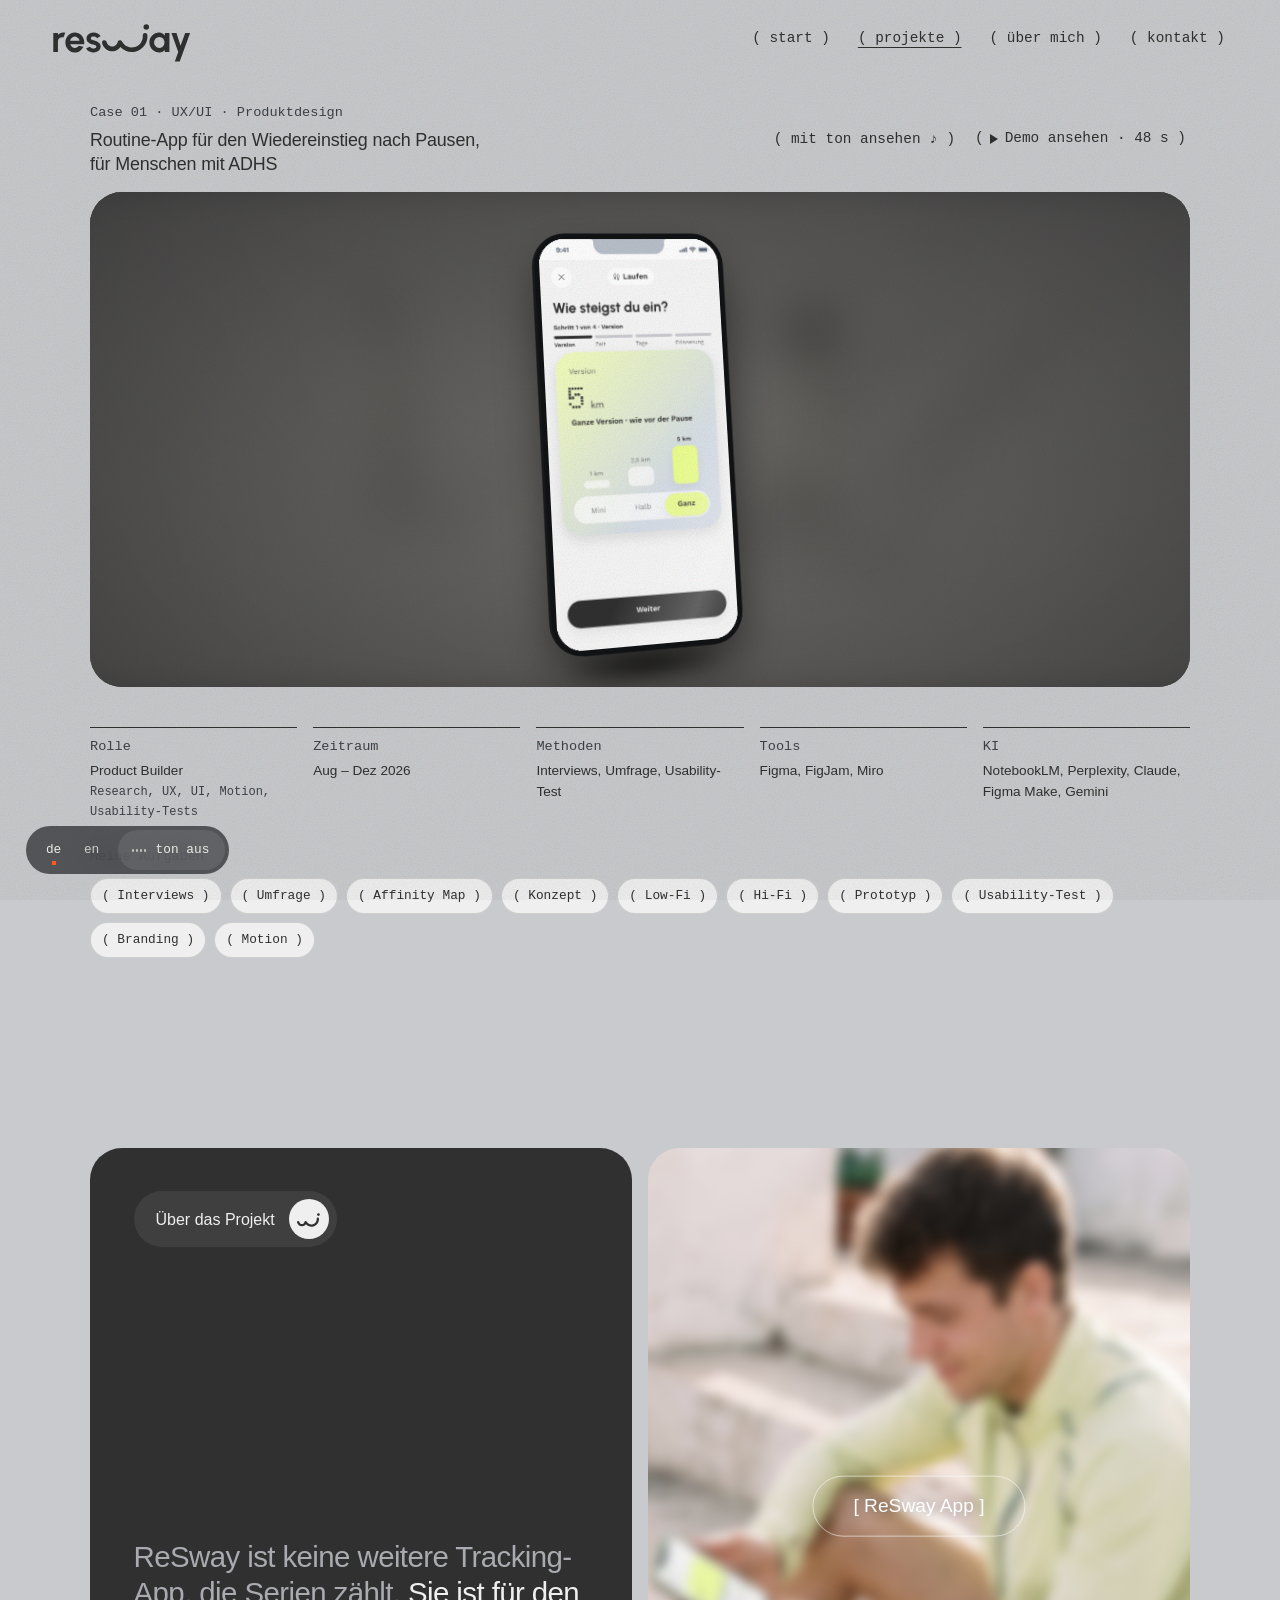
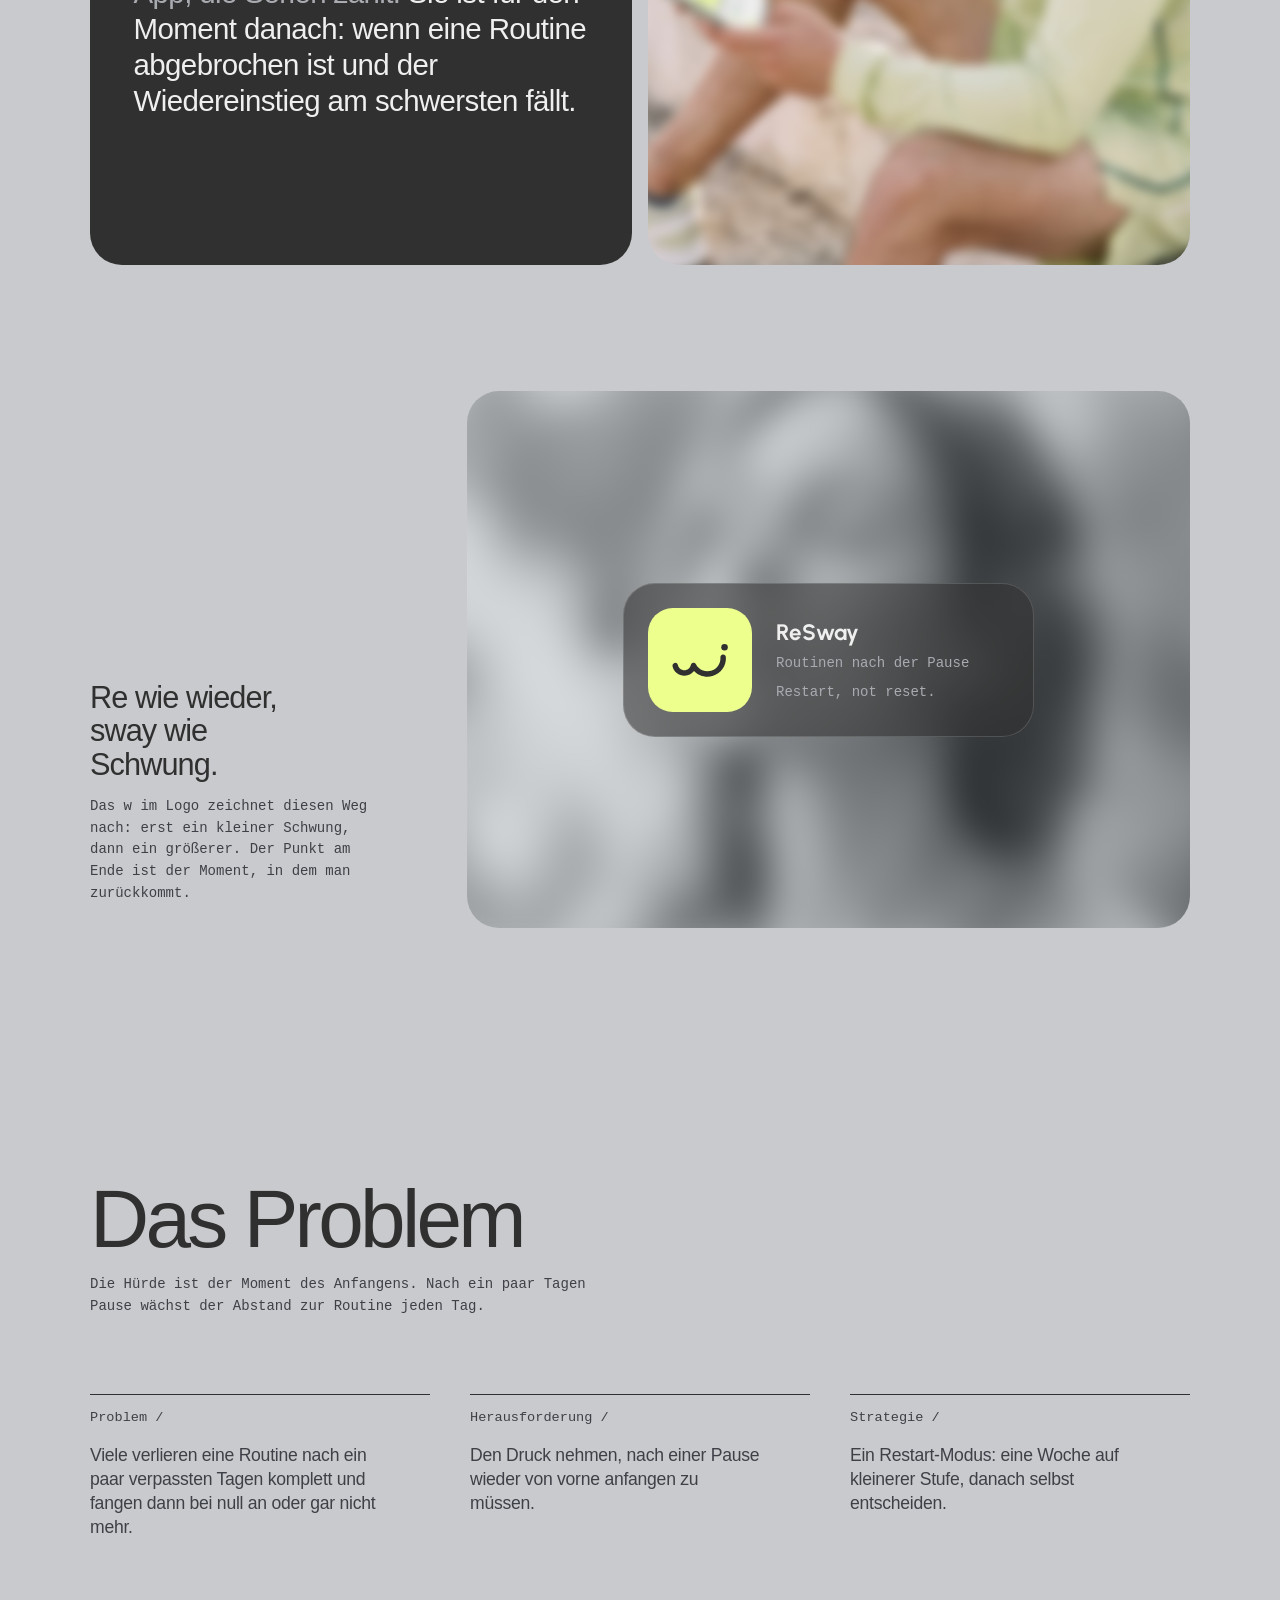
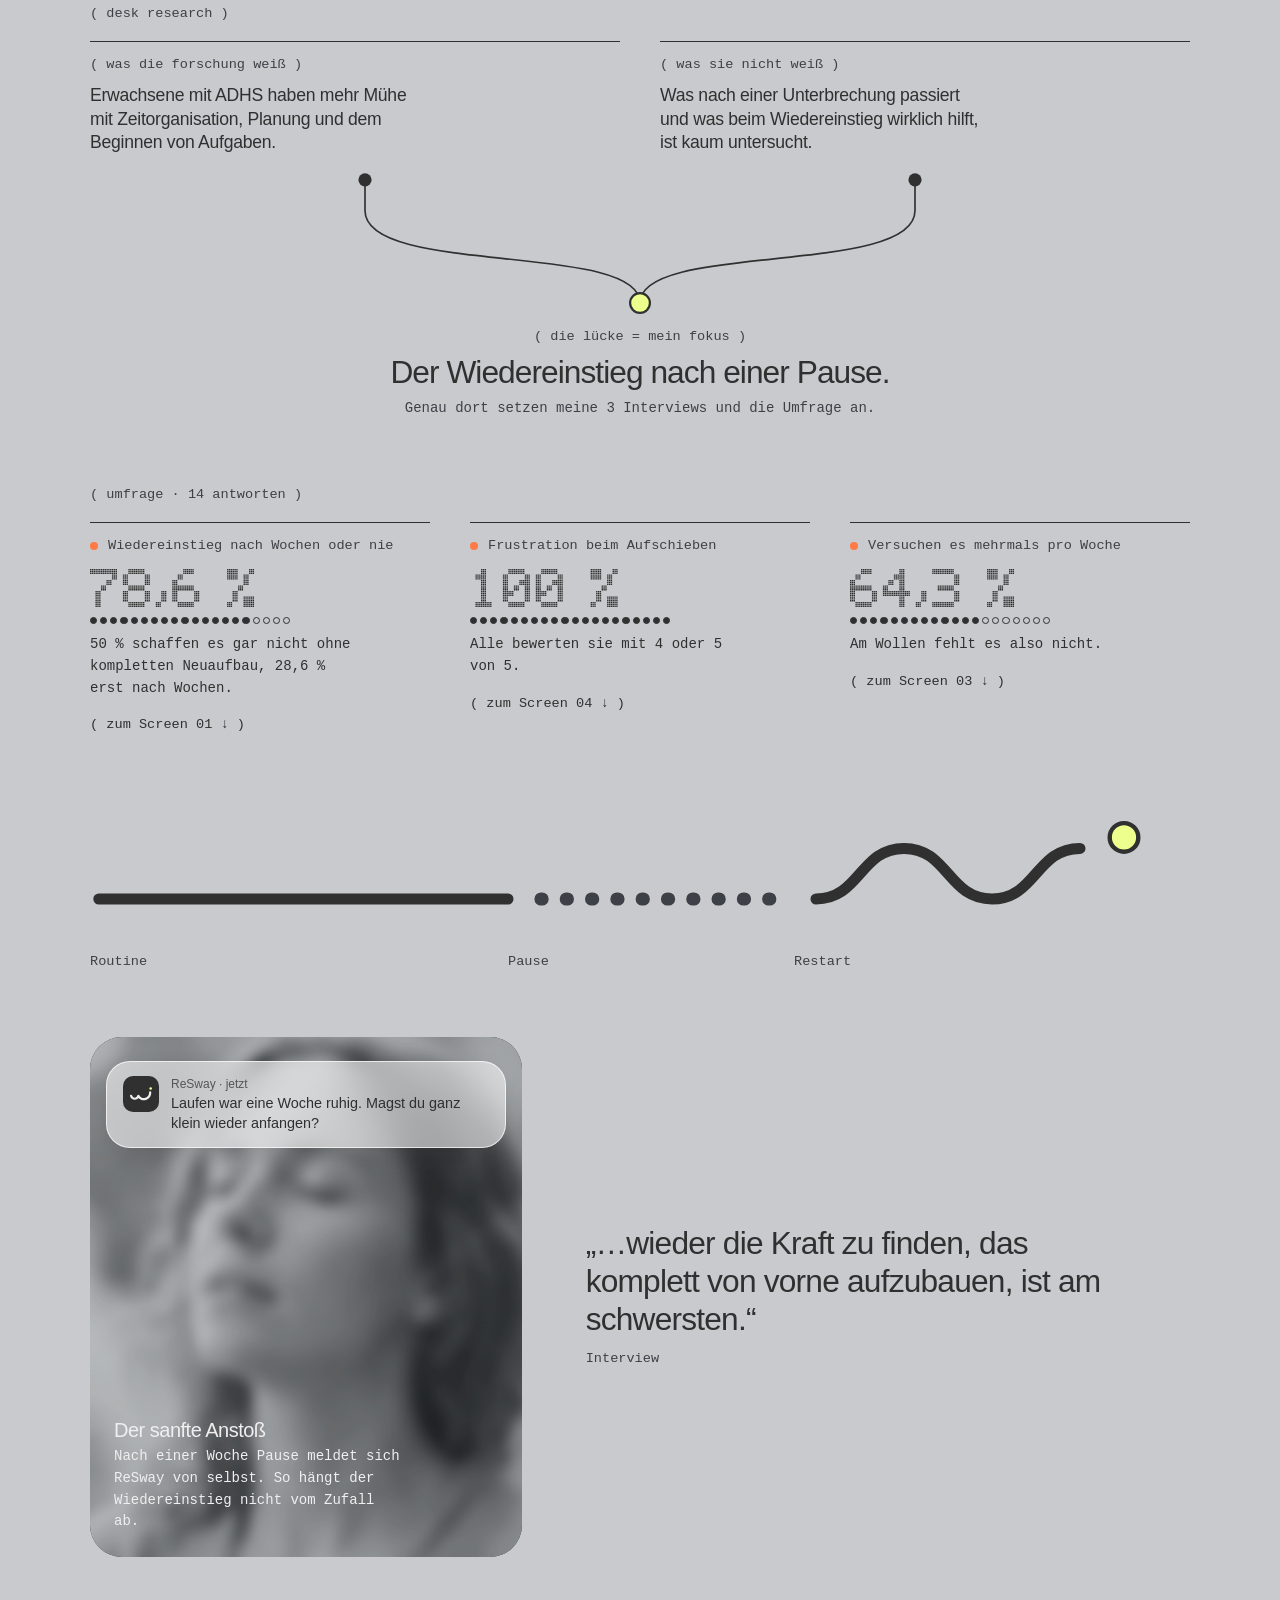
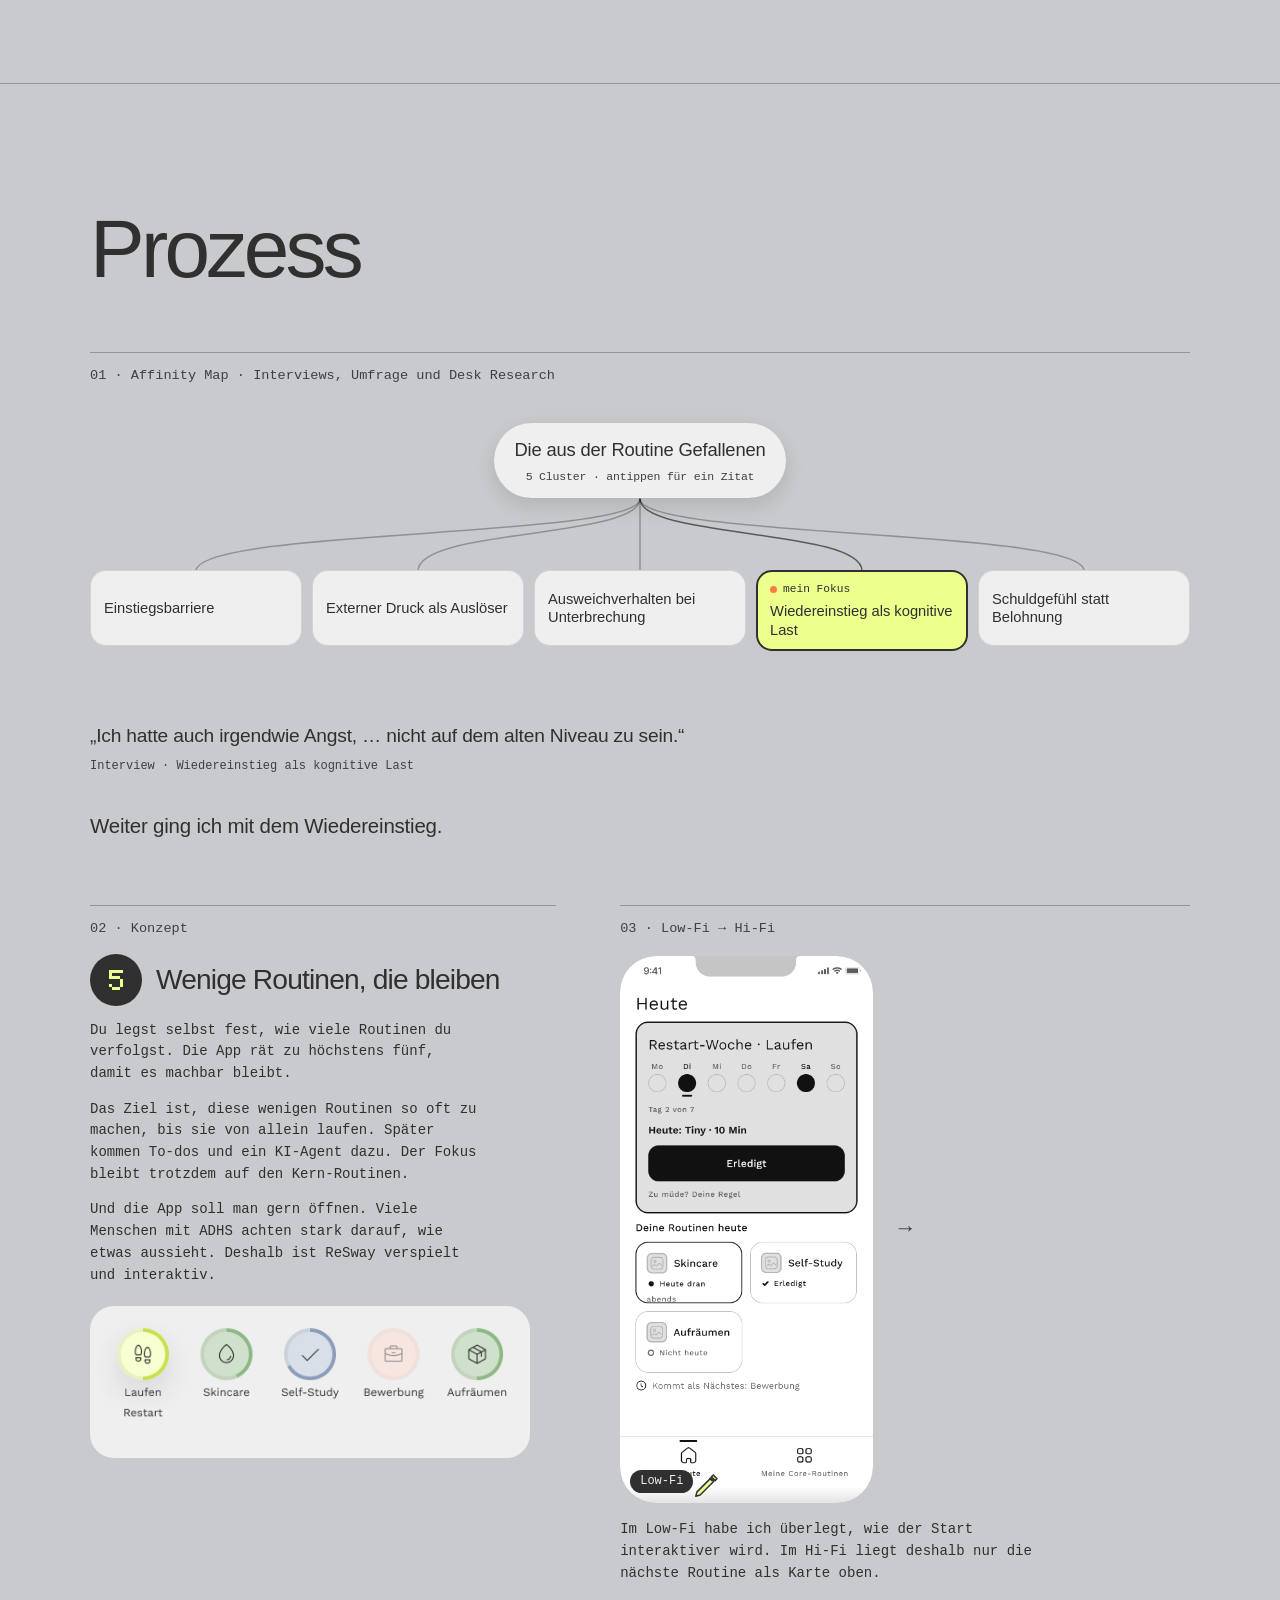
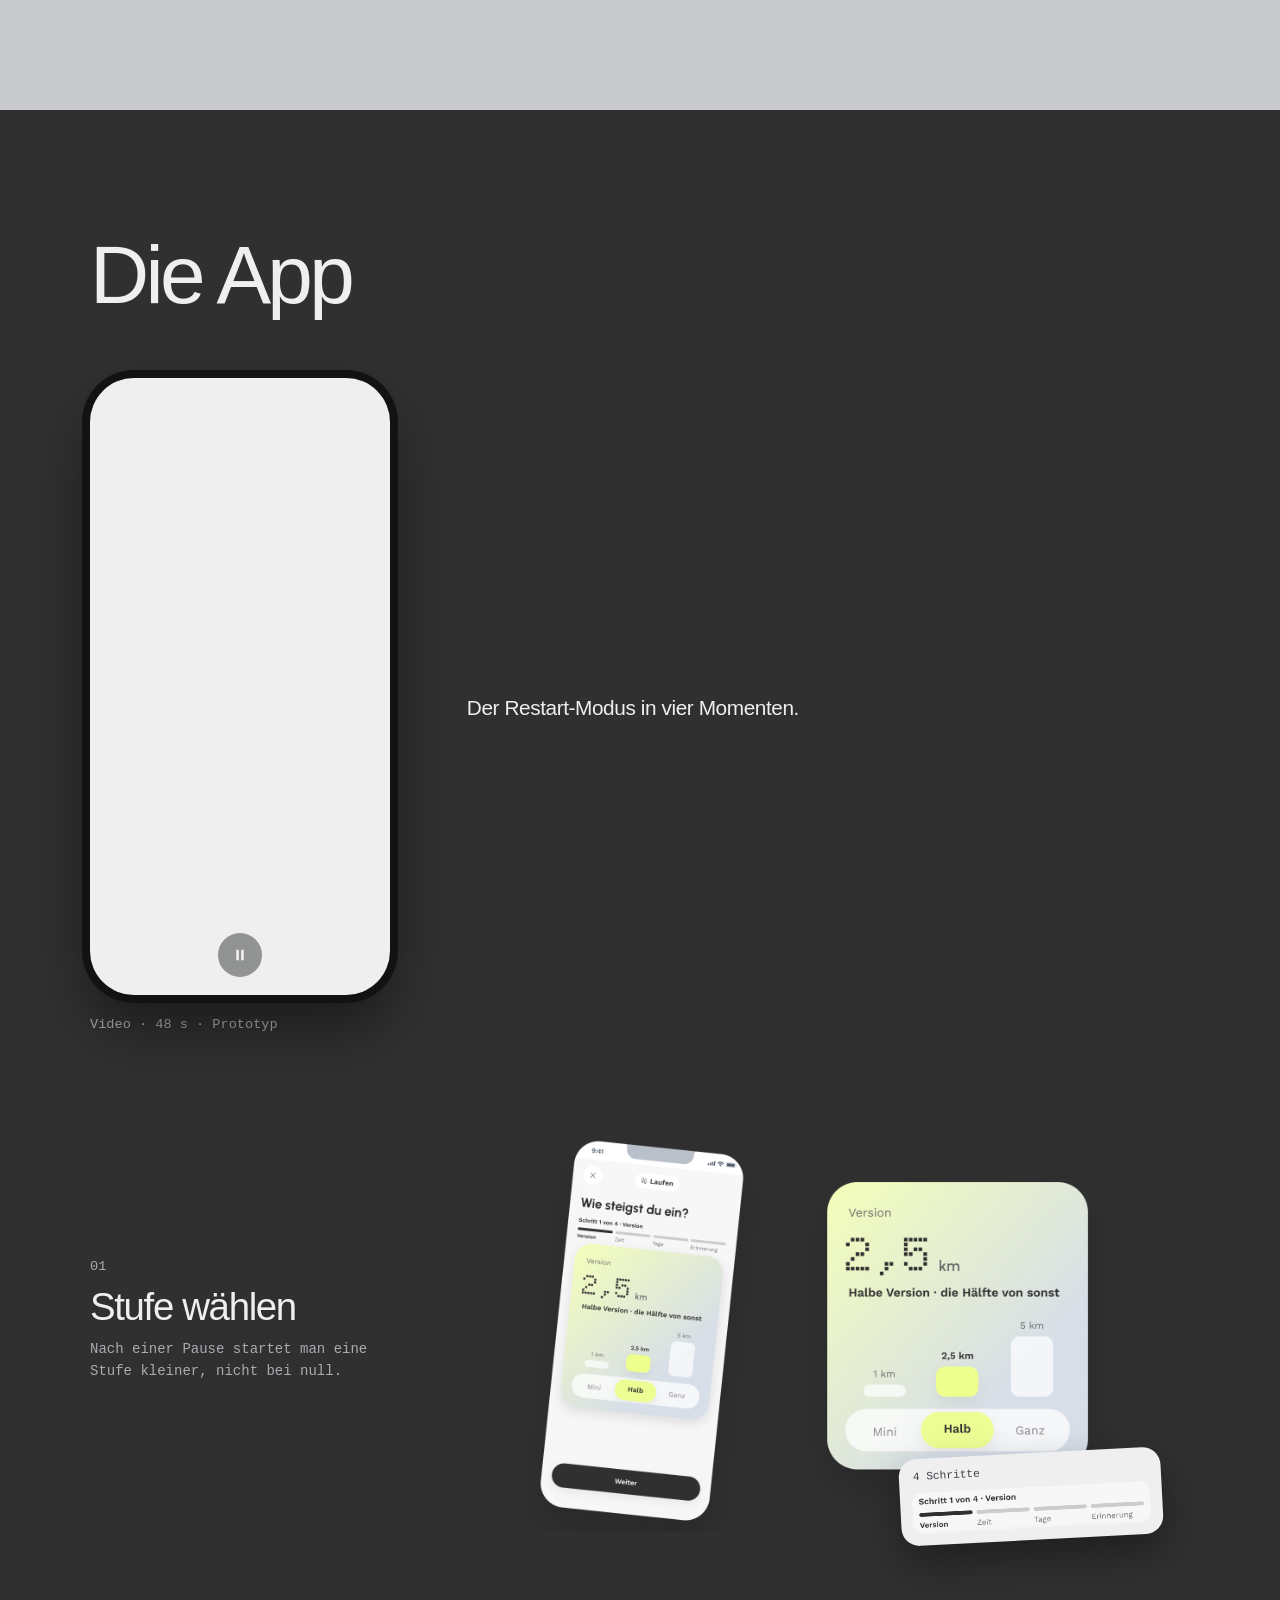
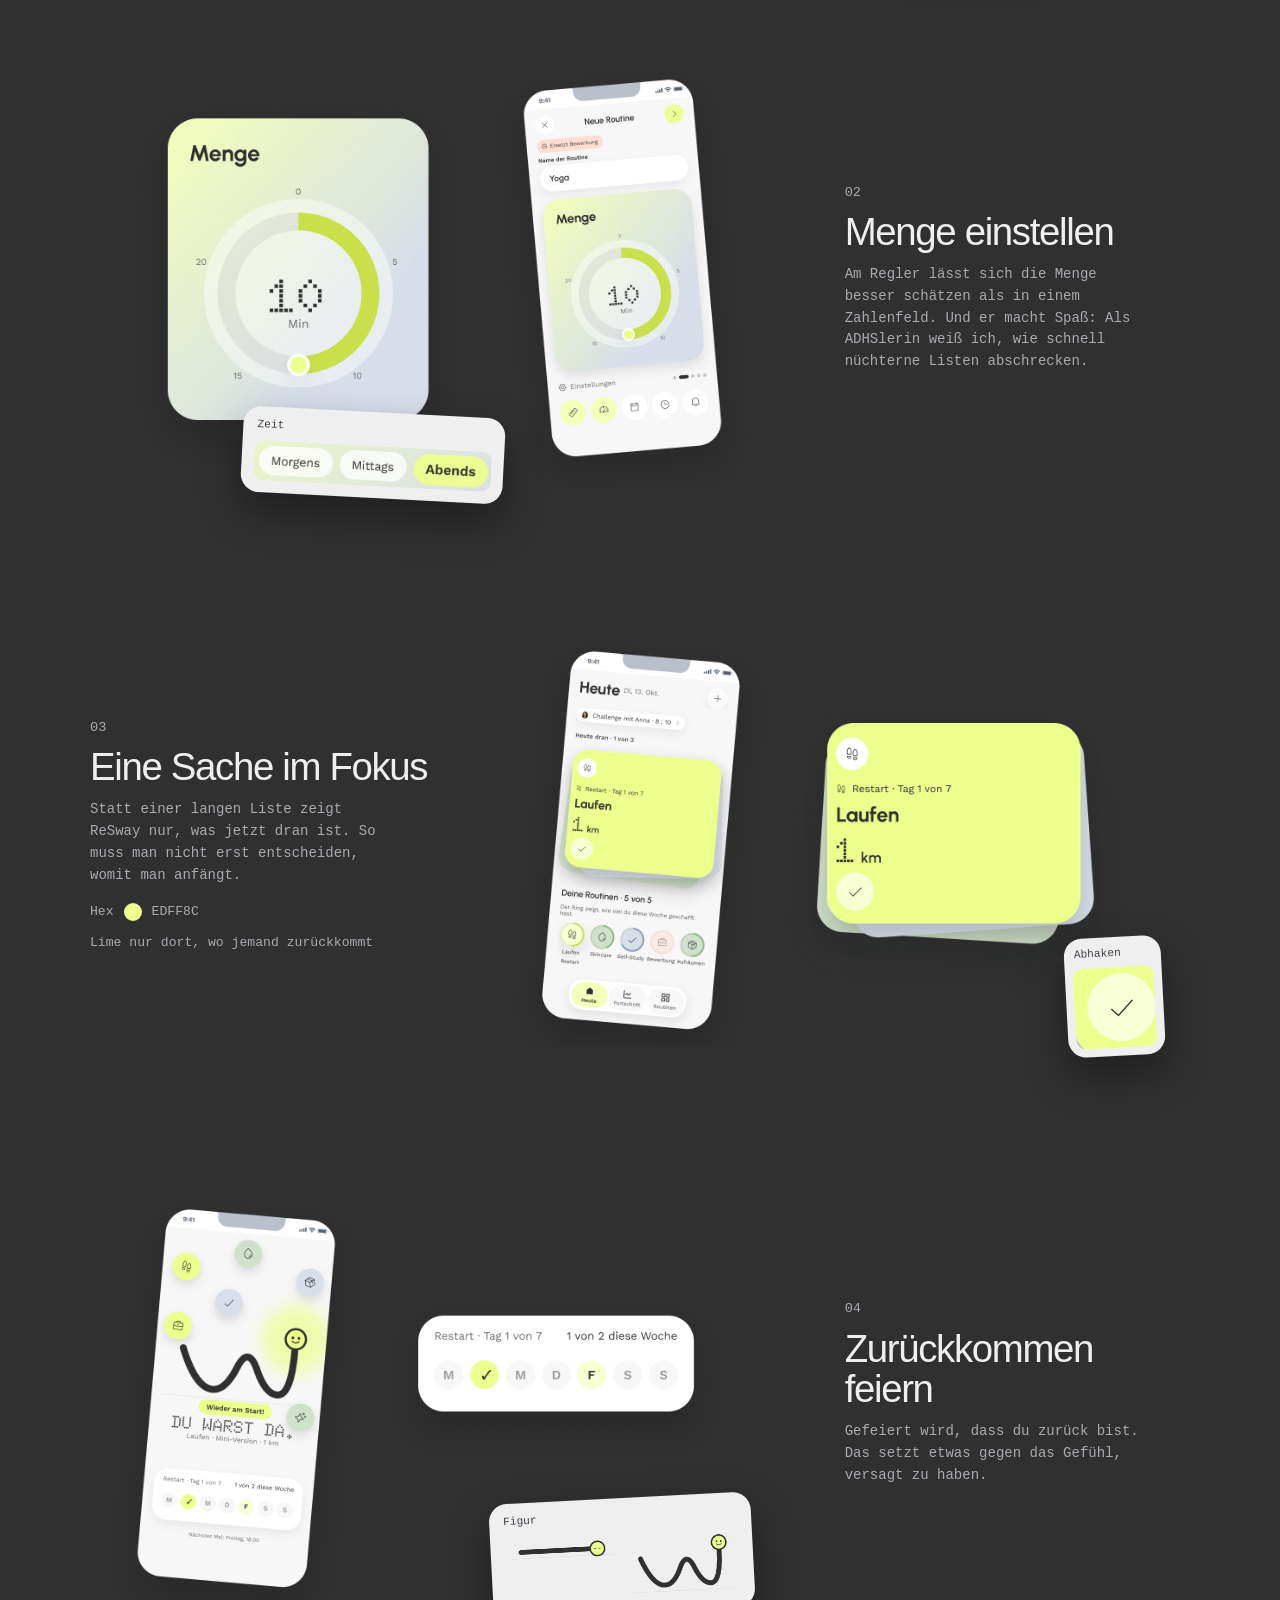
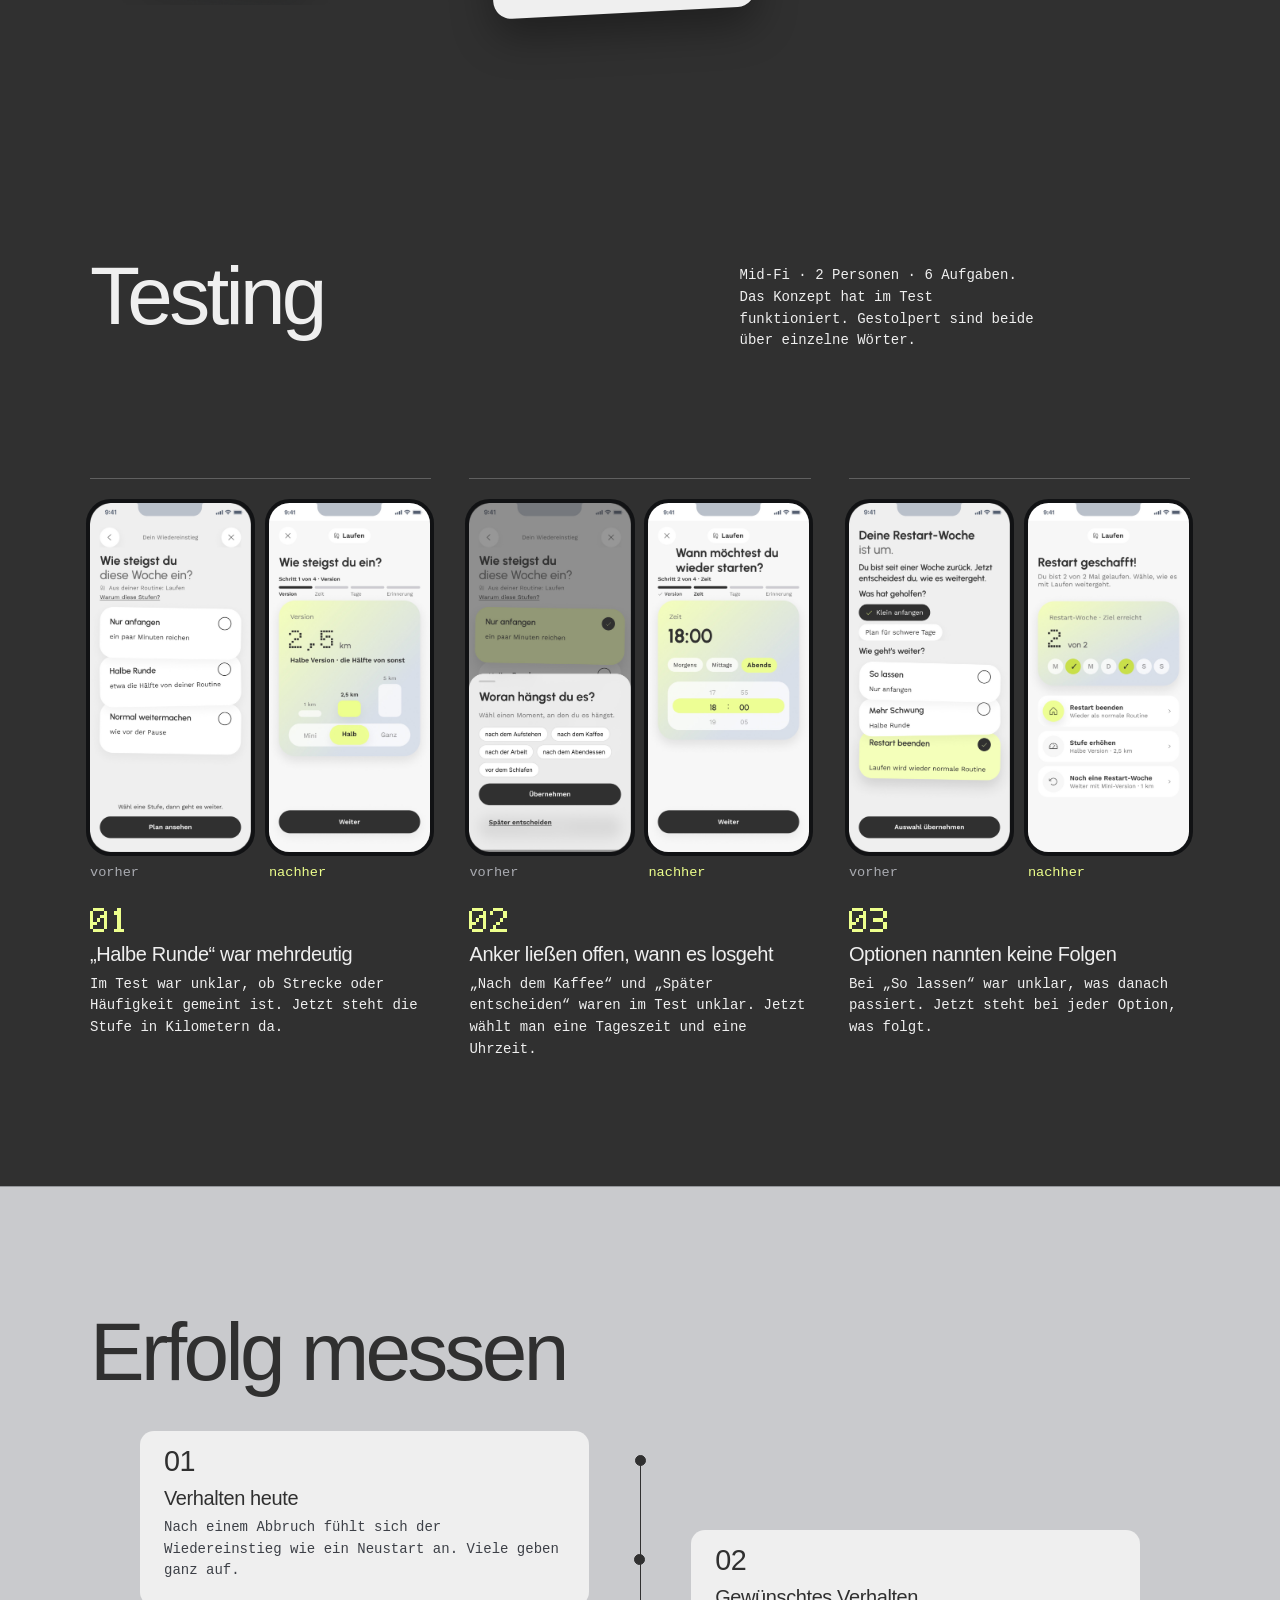
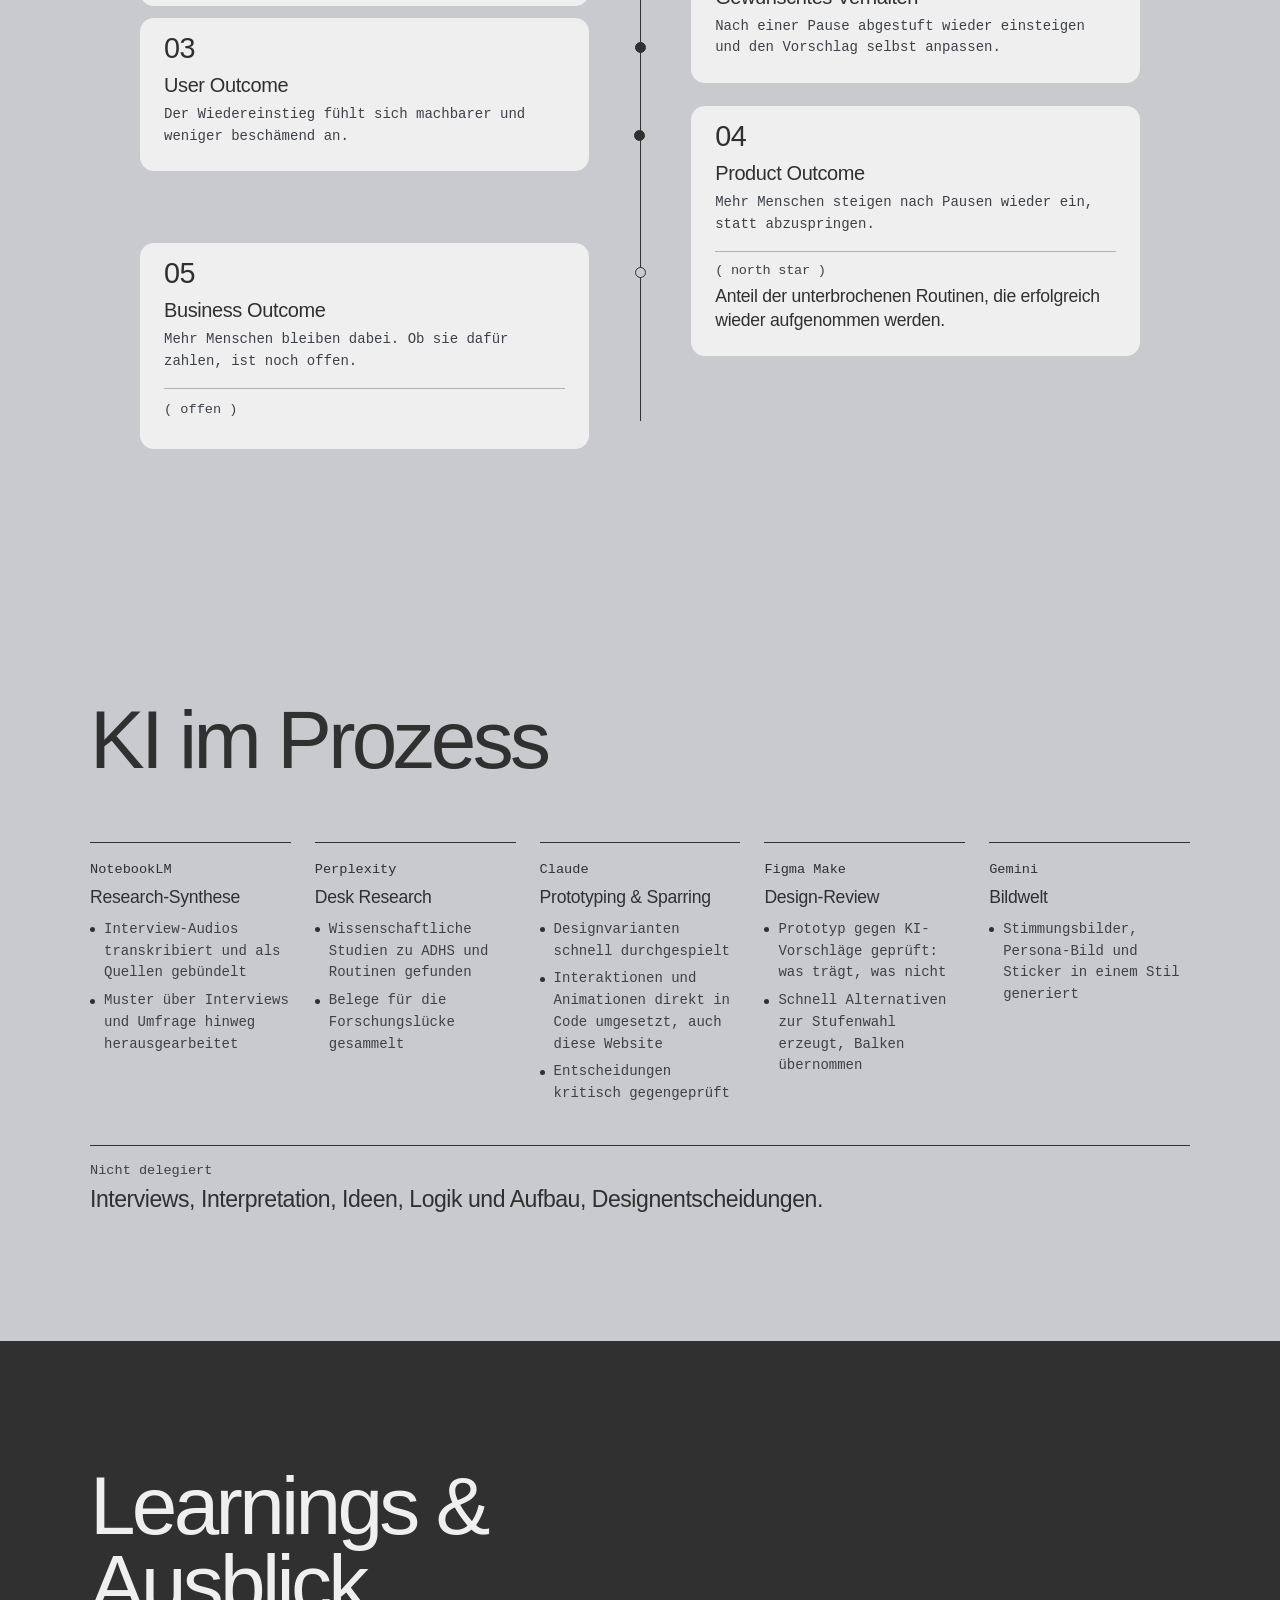
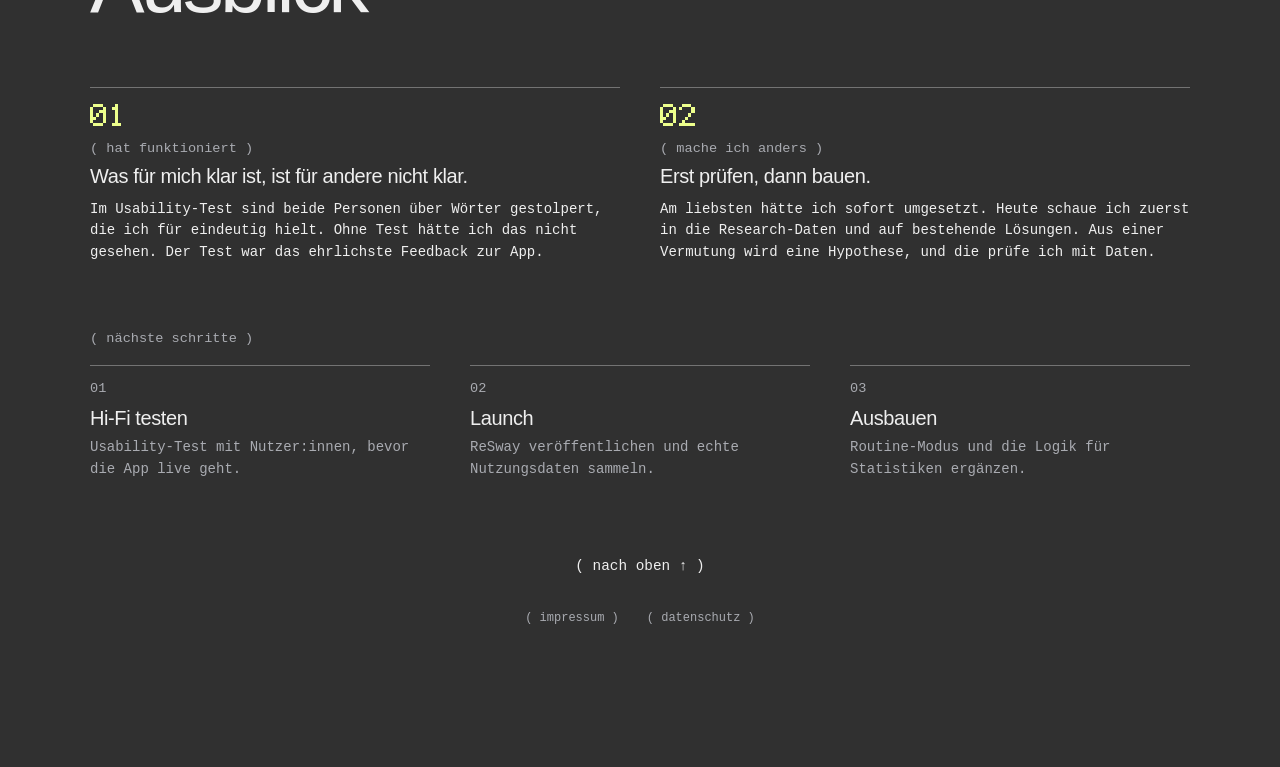
<file: case-resway.html>
<!doctype html>
<html lang="de">
<head>
<meta charset="utf-8">
<meta name="viewport" content="width=device-width, initial-scale=1">
<meta name="tdm-reservation" content="1">
<title>ReSway · Case Study · Valeriia Kulakova</title>
<meta name="description" content="ReSway: eine App, die Menschen mit ADHS beim Wiedereinstieg in ihre Routinen hilft. Case Study von Valeriia Kulakova.">
<link rel="stylesheet" href="style.css?v=1a08c175">
<script src="nav.js?v=debee6c0"></script>
<script src="cursor.js?v=5340a399"></script>
<script>document.documentElement.classList.add('js');</script>
</head>
<body class="page-case" data-music="media/sounds/project.mp3" data-music-loop>
<a class="skip" href="#case">Zum Inhalt springen</a>

<!-- Hero: Stimmungsbild, Wortmarke, schwebende Komponenten -->
<header class="hero3" id="hero">
  <div class="h3-top">
    <h1 class="h3-logo" id="title"><svg class="wm" role="img" aria-label="ReSway" viewBox="0 0 742 240" fill="none" xmlns="http://www.w3.org/2000/svg"><g><path d="M12.1 190L12 90H36.4L36.5 98.9C39.9 95.3 43.9667 92.4667 48.7 90.4C53.4333 88.2667 58.5333 87.2 64 87.2C67.6667 87.2 71.3333 87.7333 75 88.8L65.4 113.4C62.8667 112.4 60.3333 111.9 57.8 111.9C53.8667 111.9 50.2667 112.867 47 114.8C43.8 116.667 41.2333 119.233 39.3 122.5C37.4333 125.7 36.5 129.267 36.5 133.2V190H12.1ZM125.531 192.6C116.331 192.6 107.931 190.233 100.331 185.5C92.7979 180.767 86.7646 174.4 82.2313 166.4C77.7646 158.4 75.5313 149.567 75.5313 139.9C75.5313 132.633 76.8313 125.833 79.4313 119.5C82.0313 113.1 85.5979 107.5 90.1313 102.7C94.7313 97.8333 100.065 94.0333 106.131 91.3C112.198 88.5667 118.665 87.2 125.531 87.2C133.331 87.2 140.465 88.8667 146.931 92.2C153.465 95.4667 158.998 99.9667 163.531 105.7C168.065 111.433 171.365 117.967 173.431 125.3C175.498 132.633 175.965 140.3 174.831 148.3H101.731C102.665 152.033 104.198 155.4 106.331 158.4C108.465 161.333 111.165 163.7 114.431 165.5C117.698 167.233 121.398 168.133 125.531 168.2C129.798 168.267 133.665 167.267 137.131 165.2C140.665 163.067 143.598 160.2 145.931 156.6L170.831 162.4C166.765 171.267 160.698 178.533 152.631 184.2C144.565 189.8 135.531 192.6 125.531 192.6ZM100.931 130H150.131C149.398 126 147.831 122.4 145.431 119.2C143.098 115.933 140.198 113.333 136.731 111.4C133.265 109.467 129.531 108.5 125.531 108.5C121.531 108.5 117.831 109.467 114.431 111.4C111.031 113.267 108.131 115.833 105.731 119.1C103.398 122.3 101.798 125.933 100.931 130ZM221.383 191.8C216.183 191.467 211.149 190.433 206.283 188.7C201.483 186.9 197.216 184.467 193.483 181.4C189.749 178.333 186.883 174.667 184.883 170.4L205.483 161.6C206.283 162.933 207.583 164.367 209.383 165.9C211.183 167.367 213.316 168.6 215.783 169.6C218.316 170.6 221.083 171.1 224.083 171.1C226.616 171.1 229.016 170.767 231.283 170.1C233.616 169.367 235.483 168.267 236.883 166.8C238.349 165.333 239.083 163.433 239.083 161.1C239.083 158.633 238.216 156.733 236.483 155.4C234.816 154 232.683 152.967 230.083 152.3C227.549 151.567 225.083 150.9 222.683 150.3C216.349 149.033 210.449 147.067 204.983 144.4C199.583 141.733 195.216 138.3 191.883 134.1C188.616 129.833 186.983 124.7 186.983 118.7C186.983 112.1 188.716 106.4 192.183 101.6C195.716 96.8 200.283 93.1 205.883 90.5C211.549 87.9 217.649 86.6 224.183 86.6C232.116 86.6 239.383 88.2667 245.983 91.6C252.649 94.8667 257.916 99.5 261.783 105.5L242.483 116.9C241.549 115.3 240.249 113.833 238.583 112.5C236.916 111.1 235.016 109.967 232.883 109.1C230.749 108.167 228.516 107.633 226.183 107.5C223.183 107.367 220.449 107.633 217.983 108.3C215.516 108.967 213.516 110.1 211.983 111.7C210.516 113.3 209.783 115.433 209.783 118.1C209.783 120.633 210.783 122.533 212.783 123.8C214.783 125 217.183 125.933 219.983 126.6C222.849 127.267 225.583 128 228.183 128.8C234.049 130.733 239.549 133.1 244.683 135.9C249.883 138.7 254.049 142.133 257.183 146.2C260.316 150.267 261.816 155.133 261.683 160.8C261.683 167.267 259.749 172.933 255.883 177.8C252.016 182.6 247.016 186.267 240.883 188.8C234.816 191.333 228.316 192.333 221.383 191.8Z" fill="currentColor"/><path d="M495.049 89.9293C501.768 89.4249 507.624 94.4626 508.129 101.181C509.553 120.146 504.392 139.021 493.516 154.623C482.641 170.224 466.716 181.596 448.43 186.821C430.144 192.045 410.616 190.802 393.14 183.301C382.594 178.775 373.185 172.136 365.445 163.88C362.807 167.359 359.744 170.531 356.301 173.31C346.661 181.092 334.646 185.336 322.257 185.336C309.869 185.336 297.854 181.092 288.214 173.31C278.574 165.529 271.89 154.679 269.277 142.569C267.856 135.983 272.043 129.491 278.63 128.07C285.216 126.649 291.707 130.835 293.129 137.422C294.565 144.08 298.24 150.045 303.54 154.324C308.84 158.602 315.446 160.936 322.257 160.936C329.069 160.936 335.675 158.602 340.975 154.324C346.276 150.045 349.951 144.08 351.387 137.422L351.498 136.955C352.729 132.165 356.744 128.574 361.676 127.906C366.768 127.217 371.745 129.791 374.125 134.344C380.333 146.221 390.448 155.594 402.763 160.88C415.079 166.165 428.841 167.042 441.727 163.36C454.613 159.678 465.836 151.664 473.5 140.67C481.164 129.675 484.801 116.374 483.798 103.009C483.293 96.2905 488.331 90.434 495.049 89.9293Z" fill="currentColor"/><circle cx="502.161" cy="58.1744" r="14.64" fill="currentColor"/><path d="M599.761 90H624.161V190H599.761L598.661 177.6C595.928 182.067 592.294 185.7 587.761 188.5C583.294 191.233 577.994 192.6 571.861 192.6C564.461 192.6 557.528 191.2 551.061 188.4C544.594 185.6 538.894 181.733 533.961 176.8C529.094 171.867 525.261 166.167 522.461 159.7C519.728 153.233 518.361 146.3 518.361 138.9C518.361 131.767 519.661 125.067 522.261 118.8C524.928 112.533 528.628 107.033 533.361 102.3C538.094 97.5667 543.561 93.8667 549.761 91.2C555.961 88.5333 562.628 87.2 569.761 87.2C576.361 87.2 582.261 88.6667 587.461 91.6C592.728 94.5333 597.194 98.2667 600.861 102.8L599.761 90ZM571.261 169.1C576.461 169.1 581.061 167.8 585.061 165.2C589.061 162.6 592.194 159.1 594.461 154.7C596.728 150.233 597.861 145.333 597.861 140C597.861 134.6 596.728 129.7 594.461 125.3C592.194 120.833 589.028 117.3 584.961 114.7C580.961 112.1 576.394 110.8 571.261 110.8C566.128 110.8 561.428 112.133 557.161 114.8C552.961 117.4 549.594 120.9 547.061 125.3C544.594 129.7 543.361 134.6 543.361 140C543.361 145.4 544.628 150.3 547.161 154.7C549.694 159.1 553.061 162.6 557.261 165.2C561.528 167.8 566.194 169.1 571.261 169.1ZM707.219 90H733.119L678.419 240H652.519L670.619 190L634.619 90H661.319L682.819 156.6L707.219 90Z" fill="currentColor"/></g></svg></h1>
    <nav aria-label="Hauptnavigation"><a href="index.html">( start )</a><a href="projekte.html" aria-current="true">( projekte )</a><a href="about.html">( über mich )</a><a href="contact.html">( kontakt )</a></nav>
  </div>
  <div class="h3-kick"><div class="h3-what"><p class="label">Case 01 · UX/UI · Produktdesign</p><p class="h3-sub">Routine-App für den Wiedereinstieg nach Pausen, für Menschen mit ADHS</p></div><span class="kick-btns"><button type="button" class="snd-hint" id="sndHint" hidden>( mit ton ansehen ♪ )</button><button type="button" class="demo-btn" data-demo aria-haspopup="dialog">( <i aria-hidden="true"></i> Demo ansehen · 48 s )</button></span></div>
  <div class="stage inline hero-stage" id="heroStage" role="button" tabindex="0" aria-label="Kern-Flow: Stufe wählen, Heute mit Plus-Menü, Zurückkommen feiern. Tippen oder Enter für den nächsten Schritt."><img class="bg" src="media/resway/reel/bild-rhythmus.jpg" width="1376" height="768" alt=""><span class="scene s1"><span class="ph3 turn"><span class="ph-back"></span><span class="phone"><img src="media/resway/reel/screen-mini.jpg" width="786" height="1704" alt=""><img src="media/resway/reel/screen-halb.jpg" width="786" height="1704" alt=""><img src="media/resway/reel/screen-ganz.jpg" width="786" height="1704" alt=""></span><span class="ph-glare"></span></span></span><span class="scene s2"><span class="ph3 lying"><span class="ph-back"></span><span class="phone"><img src="media/resway/reel/screen-heute.jpg" width="786" height="1704" alt=""><img src="media/resway/reel/screen-plus.png" width="786" height="1704" alt=""></span><span class="ph-glare"></span></span></span><span class="scene s3"><span class="ph3 rise"><span class="ph-back"></span><span class="phone"><img src="media/resway/reel/screen-sprung.jpg" width="786" height="1704" alt=""></span><span class="ph-glare"></span></span></span></div>
  <dl class="h3-meta">
    <div><dt>Rolle</dt><dd>Product Builder<span class="meta-sub">Research, UX, UI, Motion, Usability-Tests</span></dd></div>
    <div><dt>Zeitraum</dt><dd>Aug – Dez 2026</dd></div>
    <div><dt>Methoden</dt><dd>Interviews, Umfrage, Usability-Test</dd></div>
    <div><dt>Tools</dt><dd>Figma, FigJam, Miro</dd></div>
    <div><dt>KI</dt><dd>NotebookLM, Perplexity, Claude, Figma Make, Gemini</dd></div>
  </dl>
  <div class="tasks"><p class="label">Meine Aufgaben</p><ul class="task-list" aria-label="Meine Aufgaben im Projekt"><li><a href="#process">( Interviews )</a></li><li><a href="#problem">( Umfrage )</a></li><li><a href="#process">( Affinity Map )</a></li><li><a href="#process">( Konzept )</a></li><li><a href="#process">( Low-Fi )</a></li><li><a href="#overview">( Hi-Fi )</a></li><li><a href="#overview">( Prototyp )</a></li><li><a href="#testing">( Usability-Test )</a></li><li><a href="#marke">( Branding )</a></li><li><a href="#overview">( Motion )</a></li></ul></div>
</header>

<!-- Showreel: immer unten rechts -->
<button type="button" class="mini dock" id="reelOpen" aria-haspopup="dialog">
  <span class="mini-lab">( showreel ansehen )</span>
  <span class="stage small" aria-hidden="true"><img class="bg" src="media/resway/reel/bild-rhythmus.jpg" width="1376" height="768" alt=""><span class="scene s1"><span class="ph3 turn"><span class="ph-back"></span><span class="phone"><img src="media/resway/reel/screen-mini.jpg" width="786" height="1704" alt=""><img src="media/resway/reel/screen-halb.jpg" width="786" height="1704" alt=""><img src="media/resway/reel/screen-ganz.jpg" width="786" height="1704" alt=""></span><span class="ph-glare"></span></span></span><span class="scene s2"><span class="ph3 lying"><span class="ph-back"></span><span class="phone"><img src="media/resway/reel/screen-heute.jpg" width="786" height="1704" alt=""><img src="media/resway/reel/screen-plus.png" width="786" height="1704" alt=""></span><span class="ph-glare"></span></span></span><span class="scene s3"><span class="ph3 rise"><span class="ph-back"></span><span class="phone"><img src="media/resway/reel/screen-sprung.jpg" width="786" height="1704" alt=""></span><span class="ph-glare"></span></span></span></span>
</button>
<dialog class="reel-dlg" id="reelDlg" aria-labelledby="reel-cap">
  <div class="stage big"><img class="bg" src="media/resway/reel/bild-rhythmus.jpg" width="1376" height="768" alt=""><span class="scene s1"><span class="ph3 turn"><span class="ph-back"></span><span class="phone"><img src="media/resway/reel/screen-mini.jpg" width="786" height="1704" alt=""><img src="media/resway/reel/screen-halb.jpg" width="786" height="1704" alt=""><img src="media/resway/reel/screen-ganz.jpg" width="786" height="1704" alt=""></span><span class="ph-glare"></span></span></span><span class="scene s2"><span class="ph3 lying"><span class="ph-back"></span><span class="phone"><img src="media/resway/reel/screen-heute.jpg" width="786" height="1704" alt=""><img src="media/resway/reel/screen-plus.png" width="786" height="1704" alt=""></span><span class="ph-glare"></span></span></span><span class="scene s3"><span class="ph3 rise"><span class="ph-back"></span><span class="phone"><img src="media/resway/reel/screen-sprung.jpg" width="786" height="1704" alt=""></span><span class="ph-glare"></span></span></span></div>
  <div class="reel-cap">
    <p id="reel-cap"><span class="lab">Showreel</span> Drei Momente aus ReSway: Einstieg wählen, Heute mit Plus-Menü, Zurückkommen feiern.</p>
    <span class="btns"><button type="button" class="ctl" id="reelPause" aria-pressed="false">( pause )</button><button type="button" class="ctl" id="reelClose">( schließen × )</button></span>
  </div>
</dialog>

<dialog class="reel-dlg demo-dlg" id="demoDlg" aria-labelledby="demo-cap">
  <div class="demo-box"><video id="demoVid" src="media/resway/video/hifi-flow.mp4" width="834" height="1716" muted loop playsinline preload="none" aria-label="Bildschirmaufnahme des Hi-Fi-Prototyps ohne Ton: Restart einrichten, Heute, Routine hinzufügen, Zeitsprung und Challenges."></video></div>
  <div class="reel-cap">
    <p id="demo-cap"><span class="lab">Demo · 48 s</span> Eine Runde durch den Hi-Fi-Prototyp.</p>
    <span class="btns"><button type="button" class="ctl" id="demoPause" aria-pressed="false">( pause )</button><button type="button" class="ctl" id="demoClose">( schließen × )</button></span>
  </div>
</dialog>

<main id="case">

<!-- Über das Projekt -->
<section class="sec paper intro" aria-labelledby="about-t">
  <h2 class="sr" id="about-t">Über das Projekt</h2>
  <div class="vi-grid">
    <div class="vi-txt">
      <p class="vi-pill"><span>Über das Projekt</span><span class="vi-pill-ic" aria-hidden="true"><svg class="mk mk-s" viewBox="258 30 270 170" aria-hidden="true" focusable="false"><path d="M495.049 89.9293C501.768 89.4249 507.624 94.4626 508.129 101.181C509.553 120.146 504.392 139.021 493.516 154.623C482.641 170.224 466.716 181.596 448.43 186.821C430.144 192.045 410.616 190.802 393.14 183.301C382.594 178.775 373.185 172.136 365.445 163.88C362.807 167.359 359.744 170.531 356.301 173.31C346.661 181.092 334.646 185.336 322.257 185.336C309.869 185.336 297.854 181.092 288.214 173.31C278.574 165.529 271.89 154.679 269.277 142.569C267.856 135.983 272.043 129.491 278.63 128.07C285.216 126.649 291.707 130.835 293.129 137.422C294.565 144.08 298.24 150.045 303.54 154.324C308.84 158.602 315.446 160.936 322.257 160.936C329.069 160.936 335.675 158.602 340.975 154.324C346.276 150.045 349.951 144.08 351.387 137.422L351.498 136.955C352.729 132.165 356.744 128.574 361.676 127.906C366.768 127.217 371.745 129.791 374.125 134.344C380.333 146.221 390.448 155.594 402.763 160.88C415.079 166.165 428.841 167.042 441.727 163.36C454.613 159.678 465.836 151.664 473.5 140.67C481.164 129.675 484.801 116.374 483.798 103.009C483.293 96.2905 488.331 90.434 495.049 89.9293Z" style="fill:currentColor;stroke:none"/><circle cx="502.161" cy="58.1744" r="14.64"/></svg></span></p>
      <p class="vi-lead"><span class="vi-mute">ReSway ist keine weitere Tracking-App, die Serien zählt.</span> Sie ist für den Moment danach: wenn eine Routine abgebrochen ist und der Wiedereinstieg am schwersten fällt.</p>
    </div>
    <figure class="vi-img">
      <svg class="vi-photo" viewBox="320 0 800 768" preserveAspectRatio="xMidYMid slice" role="img" aria-label="Ein junger Mann in hellgrüner Sportkleidung sitzt nach dem Laufen auf Betonstufen und schaut lächelnd auf sein Handy."><image href="media/resway/bild/laeufer.jpg?v=6" width="1408" height="768"/></svg>
      <span class="vi-tag vi-c">[ ReSway App ]</span>
      <figcaption class="sr">Bild KI-generiert, es zeigt die Stimmung, keine echte Person.</figcaption>
    </figure>
  </div>
</section>



<!-- Kurz-Vorschau -->
<section class="preview" id="marke" aria-label="Vorschau der App">
  <div class="pv-row">
  <div class="pv-txt">
    <p class="pv-lead">Re wie wieder, sway wie Schwung.</p>
    <p>Das w im Logo zeichnet diesen Weg nach: erst ein kleiner Schwung, dann ein größerer. Der Punkt am Ende ist der Moment, in dem man zurückkommt.</p>
  </div>
  <div class="cp-photo">
    <img class="cp-bg" src="media/resway/bild/stimmung.jpg" width="1600" height="960" loading="lazy" decoding="async" alt="">
    <div class="cp-appcard" role="img" aria-label="App-Karte: ReSway, Routinen nach der Pause"><span class="cp-ic"><svg class="mk mk-s" viewBox="258 30 270 170" aria-hidden="true" focusable="false"><path d="M495.049 89.9293C501.768 89.4249 507.624 94.4626 508.129 101.181C509.553 120.146 504.392 139.021 493.516 154.623C482.641 170.224 466.716 181.596 448.43 186.821C430.144 192.045 410.616 190.802 393.14 183.301C382.594 178.775 373.185 172.136 365.445 163.88C362.807 167.359 359.744 170.531 356.301 173.31C346.661 181.092 334.646 185.336 322.257 185.336C309.869 185.336 297.854 181.092 288.214 173.31C278.574 165.529 271.89 154.679 269.277 142.569C267.856 135.983 272.043 129.491 278.63 128.07C285.216 126.649 291.707 130.835 293.129 137.422C294.565 144.08 298.24 150.045 303.54 154.324C308.84 158.602 315.446 160.936 322.257 160.936C329.069 160.936 335.675 158.602 340.975 154.324C346.276 150.045 349.951 144.08 351.387 137.422L351.498 136.955C352.729 132.165 356.744 128.574 361.676 127.906C366.768 127.217 371.745 129.791 374.125 134.344C380.333 146.221 390.448 155.594 402.763 160.88C415.079 166.165 428.841 167.042 441.727 163.36C454.613 159.678 465.836 151.664 473.5 140.67C481.164 129.675 484.801 116.374 483.798 103.009C483.293 96.2905 488.331 90.434 495.049 89.9293Z" style="fill:currentColor;stroke:none"/><circle cx="502.161" cy="58.1744" r="14.64"/></svg></span><span class="cp-txt"><b>ReSway</b><span>Routinen nach der Pause</span><span class="cp-tagline">Restart, not reset.</span></span></div>
  </div>
  </div>
</section>


<!-- Problem -->
<section class="sec paper" id="problem" aria-labelledby="problem-t">
  <div class="sh">
    <h2 id="problem-t">Das Problem</h2>
    <p class="sh-txt">Die Hürde ist der Moment des Anfangens. Nach ein paar Tagen Pause wächst der Abstand zur Routine jeden Tag.</p>
  </div>
  <dl class="facts">
    <div><dt>Problem</dt><dd>Viele verlieren eine Routine nach ein paar verpassten Tagen komplett und fangen dann bei null an oder gar nicht mehr.</dd></div>
    <div><dt>Herausforderung</dt><dd>Den Druck nehmen, nach einer Pause wieder von vorne anfangen zu müssen.</dd></div>
    <div><dt>Strategie</dt><dd>Ein Restart-Modus: eine Woche auf kleinerer Stufe, danach selbst entscheiden.</dd></div>
  </dl>
  <div class="desk" aria-label="Desk Research: was bekannt ist und welche Lücke bleibt">
    <p class="ri-head">( desk research )</p>
    <div class="desk-cols">
      <div><p class="label">( was die forschung weiß )</p><p class="desk-t">Erwachsene mit ADHS haben mehr Mühe mit Zeitorganisation, Planung und dem Beginnen von Aufgaben.</p></div>
      <div><p class="label">( was sie nicht weiß )</p><p class="desk-t">Was nach einer Unterbrechung passiert und was beim Wiedereinstieg wirklich hilft, ist kaum untersucht.</p></div>
    </div>
    <svg class="desk-lines" viewBox="0 0 1000 130" aria-hidden="true"><path d="M250 8 V36 C250 96 500 64 500 120"/><path d="M750 8 V36 C750 96 500 64 500 120"/><circle cx="250" cy="8" r="6"/><circle cx="750" cy="8" r="6"/><circle class="dl-end" cx="500" cy="120" r="9"/></svg>
    <div class="desk-gap"><p class="label">( die lücke = mein fokus )</p><p class="desk-q">Der Wiedereinstieg nach einer Pause.</p><p class="desk-s">Genau dort setzen meine 3 Interviews und die Umfrage an.</p></div>
  </div>
  <div class="ri" aria-label="Was die Umfrage zeigt und was ReSway darauf antwortet">
    <p class="ri-head">( umfrage · 14 antworten )</p>
    <div class="ri-row">
      <div class="stat" data-count="78.6" data-dec="1">
        <div class="ri-n"><p class="stat-num"><span class="sr">78,6 %</span><span class="px-num" aria-hidden="true"></span></p><p class="dotbar" aria-hidden="true"></p></div>
        <div class="ri-t"><p class="stat-lab"><i aria-hidden="true"></i>Wiedereinstieg nach Wochen oder nie</p><p class="stat-txt">50 % schaffen es gar nicht ohne kompletten Neuaufbau, 28,6 % erst nach Wochen.</p></div>
      </div>
      <a class="ri-go" href="#feat-1" aria-label="Zum Screen 01: Stufe wählen">( zum Screen 01 ↓ )</a>
    </div>
    <div class="ri-row">
      <div class="stat" data-count="100" data-dec="0">
        <div class="ri-n"><p class="stat-num"><span class="sr">100 %</span><span class="px-num" aria-hidden="true"></span></p><p class="dotbar" aria-hidden="true"></p></div>
        <div class="ri-t"><p class="stat-lab"><i aria-hidden="true"></i>Frustration beim Aufschieben</p><p class="stat-txt">Alle bewerten sie mit 4 oder 5 von 5.</p></div>
      </div>
      <a class="ri-go" href="#feat-4" aria-label="Zum Screen 04: Zurückkommen feiern">( zum Screen 04 ↓ )</a>
    </div>
    <div class="ri-row">
      <div class="stat" data-count="64.3" data-dec="1">
        <div class="ri-n"><p class="stat-num"><span class="sr">64,3 %</span><span class="px-num" aria-hidden="true"></span></p><p class="dotbar" aria-hidden="true"></p></div>
        <div class="ri-t"><p class="stat-lab"><i aria-hidden="true"></i>Versuchen es mehrmals pro Woche</p><p class="stat-txt">Am Wollen fehlt es also nicht.</p></div>
      </div>
      <a class="ri-go" href="#feat-3" aria-label="Zum Screen 03: Eine Sache im Fokus">( zum Screen 03 ↓ )</a>
    </div>
  </div>
  <figure class="pauseline">
    <svg viewBox="0 0 1000 120" aria-hidden="true">
      <path class="pl-run" d="M8 80 H380" />
      <path class="pl-pause" d="M410 80 H630" />
      <path class="pl-back" d="M660 80 C700 80 700 34 740 34 C780 34 780 80 820 80 C860 80 860 34 900 34" />
      <circle class="pl-dot" cx="940" cy="24" r="13" />
    </svg>
    <figcaption class="pl-cap"><span>Routine</span><span>Pause</span><span>Restart</span></figcaption>
  </figure>
  <div class="quote-row">
    <figure class="at at-mood">
      <img class="mood-bg" src="media/resway/bild/stimmung.jpg" width="1600" height="960" loading="lazy" decoding="async" alt="">
      <div class="glass-push" role="img" aria-label="Push-Nachricht von ReSway: Laufen war eine Woche ruhig. Magst du ganz klein wieder anfangen?">
        <span class="gp-ic" aria-hidden="true"><svg class="mk mk-s" viewBox="258 30 270 170" aria-hidden="true" focusable="false"><path d="M495.049 89.9293C501.768 89.4249 507.624 94.4626 508.129 101.181C509.553 120.146 504.392 139.021 493.516 154.623C482.641 170.224 466.716 181.596 448.43 186.821C430.144 192.045 410.616 190.802 393.14 183.301C382.594 178.775 373.185 172.136 365.445 163.88C362.807 167.359 359.744 170.531 356.301 173.31C346.661 181.092 334.646 185.336 322.257 185.336C309.869 185.336 297.854 181.092 288.214 173.31C278.574 165.529 271.89 154.679 269.277 142.569C267.856 135.983 272.043 129.491 278.63 128.07C285.216 126.649 291.707 130.835 293.129 137.422C294.565 144.08 298.24 150.045 303.54 154.324C308.84 158.602 315.446 160.936 322.257 160.936C329.069 160.936 335.675 158.602 340.975 154.324C346.276 150.045 349.951 144.08 351.387 137.422L351.498 136.955C352.729 132.165 356.744 128.574 361.676 127.906C366.768 127.217 371.745 129.791 374.125 134.344C380.333 146.221 390.448 155.594 402.763 160.88C415.079 166.165 428.841 167.042 441.727 163.36C454.613 159.678 465.836 151.664 473.5 140.67C481.164 129.675 484.801 116.374 483.798 103.009C483.293 96.2905 488.331 90.434 495.049 89.9293Z" style="fill:currentColor;stroke:none"/><circle cx="502.161" cy="58.1744" r="14.64"/></svg></span>
        <span class="gp-txt"><small>ReSway · jetzt</small>Laufen war eine Woche ruhig. Magst du ganz klein wieder anfangen?</span>
      </div>
      <figcaption><b>Der sanfte Anstoß</b> Nach einer Woche Pause meldet sich ReSway von selbst. So hängt der Wiedereinstieg nicht vom Zufall ab.</figcaption>
    </figure>
  <blockquote class="bigquote">
    <p>„…wieder die Kraft zu finden, das komplett von vorne aufzubauen, ist am schwersten.“</p>
    <footer>Interview</footer>
  </blockquote>
  </div>
</section>

<!-- Prozess: Persona und Low-Fi → Hi-Fi -->
<section class="sec paper line" id="process" aria-labelledby="proc-t">
  <div class="sh">
    <h2 id="proc-t">Prozess</h2>
  </div>
  <div class="proc">
    <div class="affin">
      <p class="label">01 · Affinity Map · Interviews, Umfrage und Desk Research</p>
      <div class="amap" id="amap">
        <svg class="am-lines" aria-hidden="true"></svg>
        <p class="am-hub">Die aus der Routine Gefallenen<span>5 Cluster · antippen für ein Zitat</span></p>
        <ul class="am-nodes" aria-label="Fünf Cluster der Affinity Map">
          <li><button type="button" class="am-node" aria-pressed="false" data-q="„Ich brauchte nur den Anstoß … danach ging der Rest quasi automatisiert durch.“" data-src="Interview · Einstiegsbarriere">Einstiegs&shy;barriere</button></li>
          <li><button type="button" class="am-node" aria-pressed="false" data-q="„Ich brauche tatsächlich externe Motivation … von innen kommt irgendwie nicht viel.“" data-src="Interview · Externer Druck als Auslöser">Externer Druck als Auslöser</button></li>
          <li><button type="button" class="am-node" aria-pressed="false" data-q="„… dann habe ich am Handy rumgespielt, also ich habe die Zeit einfach komplett verblödelt.“" data-src="Interview · Ausweichverhalten bei Unterbrechung">Ausweich&shy;verhalten bei Unterbrechung</button></li>
          <li><button type="button" class="am-node am-key" aria-pressed="true" data-q="„Ich hatte auch irgendwie Angst, … nicht auf dem alten Niveau zu sein.“" data-src="Interview · Wiedereinstieg als kognitive Last"><span class="am-mark">mein Fokus</span>Wiedereinstieg als kognitive Last</button></li>
          <li><button type="button" class="am-node" aria-pressed="false" data-q="„Das Gefühl, versagt zu haben, zu überwinden.“" data-src="Umfrage · Schuldgefühl statt Belohnung">Schuldgefühl statt Belohnung</button></li>
        </ul>
        <figure class="am-quote" aria-live="polite"><blockquote id="amQ">„Ich hatte auch irgendwie Angst, … nicht auf dem alten Niveau zu sein.“</blockquote><figcaption id="amS">Interview · Wiedereinstieg als kognitive Last</figcaption></figure>
      </div>
      <p class="af-ins">Weiter ging ich mit dem Wiedereinstieg.</p>
    </div>
    <script>
    (function(){
      const map=document.getElementById('amap'); if(!map) return;
      const svg=map.querySelector('.am-lines'), hub=map.querySelector('.am-hub'), btns=[...map.querySelectorAll('.am-node')];
      const NS='http://www.w3.org/2000/svg';
      function draw(){
        const r=map.getBoundingClientRect(); svg.setAttribute('viewBox','0 0 '+r.width+' '+r.height); svg.innerHTML='';
        const h=hub.getBoundingClientRect(); const x0=h.left+h.width/2-r.left, y0=h.bottom-r.top;
        btns.forEach(b=>{
          const n=b.getBoundingClientRect(); const x1=n.left+n.width/2-r.left, y1=n.top-r.top; const ym=y0+(y1-y0)*.55;
          const d='M'+x0+' '+y0+' C'+x0+' '+ym+' '+x1+' '+(ym-10)+' '+x1+' '+y1;
          const p=document.createElementNS(NS,'path'); p.setAttribute('d',d); p.setAttribute('class','am-line'+(b.classList.contains('am-key')?' am-line-key':'')); svg.appendChild(p);
          if(b.classList.contains('am-key')){ const run=p.cloneNode(); run.setAttribute('class','am-run'); svg.appendChild(run); run.style.setProperty('--len', run.getTotalLength()); }
        });
      }
      draw(); new ResizeObserver(draw).observe(map);
      const q=document.getElementById('amQ'), s=document.getElementById('amS');
      btns.forEach(b=>b.addEventListener('click',()=>{
        btns.forEach(x=>x.setAttribute('aria-pressed', x===b?'true':'false'));
        q.textContent=b.dataset.q; s.textContent=b.dataset.src;
      }));
    })();
    </script>
    <article class="concept" aria-labelledby="co-t">
      <p class="label">02 · Konzept</p>
      <div class="co-head"><span class="co-n" aria-hidden="true"><span data-pixel>5</span></span><h3 id="co-t">Wenige Routinen, die bleiben</h3></div>
      <p>Du legst selbst fest, wie viele Routinen du verfolgst. Die App rät zu höchstens fünf, damit es machbar bleibt.</p>
      <p>Das Ziel ist, diese wenigen Routinen so oft zu machen, bis sie von allein laufen. Später kommen To-dos und ein KI-Agent dazu. Der Fokus bleibt trotzdem auf den Kern-Routinen.</p>
      <p>Und die App soll man gern öffnen. Viele Menschen mit ADHS achten stark darauf, wie etwas aussieht. Deshalb ist ReSway verspielt und interaktiv.</p>
      <img class="co-img" src="media/resway/prozess/ringe.png" width="948" height="328" loading="lazy" decoding="async" alt="Fünf Kern-Routinen als Ringe: Laufen, Skincare, Self-Study, Bewerbung, Aufräumen.">
    </article>
    <figure class="sketch-pair">
      <p class="label">03 · Low-Fi → Hi-Fi</p>
      <div class="sp-row">
        <div class="sp-lofi" id="spLofi">
          <img src="media/resway/prozess/lofi-heute.png" width="786" height="1704" loading="lazy" decoding="async" alt="Low-Fi-Screen „Heute“: oben die Restart-Woche mit sieben Tagen und dem Knopf Erledigt, darunter alle Routinen als Kacheln.">
          <svg class="sp-pencil" viewBox="0 0 24 24" aria-hidden="true"><path d="M3 21l3.5-1 11-11-2.5-2.5-11 11L3 21z"/><path d="M14 6.5l2.5 2.5M17 4l3 3-1.5 1.5-3-3z"/></svg>
          <span class="sp-tag">Low-Fi</span>
        </div>
        <span class="sp-arrow" aria-hidden="true">→</span>
        <div class="sp-hifi" id="spHifi">
          <img src="media/resway/prozess/hifi-heute.png" width="786" height="1704" loading="lazy" decoding="async" alt="Finaler Screen „Heute“: groß die Karte Laufen, 1 km, Tag 1 von 7, oben im Stapel, darunter die Routinen als kleine Ringe.">
          <span class="sp-tag">Hi-Fi</span>
        </div>
      </div>
      <figcaption>Im Low-Fi habe ich überlegt, wie der Start interaktiver wird. Im Hi-Fi liegt deshalb nur die nächste Routine als Karte oben.</figcaption>
    </figure>
  </div>
</section>

<!-- Systemüberblick -->
<section class="sec warm" id="overview" aria-labelledby="ov-t">
  <div class="sh">
    <h2 id="ov-t">Die App</h2>
  </div>
<div class="ov-intro">
  <figure class="flowvid" id="flowvid">
    <div class="fv-dev"><video src="media/resway/video/hifi-flow.mp4" width="834" height="1716" muted loop playsinline preload="none" aria-label="Bildschirmaufnahme des Hi-Fi-Prototyps ohne Ton: Restart einrichten, Heute, Zeitsprung und Wochenabschluss."></video><button type="button" class="fv-btn" id="fvBtn" aria-label="Video pausieren"><svg viewBox="0 0 24 24" aria-hidden="true" focusable="false"><path class="i-pause" d="M7 5h3.5v14H7zM13.5 5H17v14h-3.5z"/><path class="i-play" d="M8 5l11 7-11 7z"/></svg></button></div>
    <figcaption><span class="feat-n">Video · 48 s · Prototyp</span></figcaption>
  </figure>
  <p class="ov-txt">Der Restart-Modus in vier Momenten.</p>
  </div>
  <ol class="feats">
    <li class="feat" id="feat-1">
      <div class="feat-txt"><span class="feat-n">01</span><h3>Stufe wählen</h3><p>Nach einer Pause startet man eine Stufe kleiner, nicht bei null.</p></div>
      <div class="feat-vis"><img class="feat-img" src="media/resway/frei/2-stufe.png" width="1600" height="1000" loading="lazy" decoding="async" alt="Screen „Wie steigst du ein?“ und daneben groß die Stufen-Karte mit 2,5 km."><figure class="pop pop-br"><span class="pop-l">4 Schritte</span><img src="media/resway/details/stufe-schritte.png" width="730" height="126" loading="lazy" decoding="async" alt="Schritt-Leiste: Schritt 1 von 4, Version, danach Zeit, Tage und Erinnerung."></figure></div>
    </li>
    <li class="feat" id="feat-2">
      <div class="feat-txt"><span class="feat-n">02</span><h3>Menge einstellen</h3><p>Am Regler lässt sich die Menge besser schätzen als in einem Zahlenfeld. Und er macht Spaß: Als ADHSlerin weiß ich, wie schnell nüchterne Listen abschrecken.</p></div>
      <div class="feat-vis"><img class="feat-img" src="media/resway/frei/3-menge.png" width="1600" height="1000" loading="lazy" decoding="async" alt="groß der Mengen-Regler mit 10 Minuten, daneben der Screen „Neue Routine“."><figure class="pop pop-bl"><span class="pop-l">Zeit</span><img src="media/resway/details/zeit-chips.jpg" width="572" height="96" loading="lazy" decoding="async" alt="Auswahl der Tageszeit: Morgens, Mittags, Abends."></figure></div>
    </li>
    <li class="feat" id="feat-3">
      <div class="feat-txt"><span class="feat-n">03</span><h3>Eine Sache im Fokus</h3><p>Statt einer langen Liste zeigt ReSway nur, was jetzt dran ist. So muss man nicht erst entscheiden, womit man anfängt.</p><p class="hex"><span>Hex</span><i style="--c:#EDFF8C"></i>EDFF8C<span>Lime nur dort, wo jemand zurückkommt</span></p></div>
      <div class="feat-vis"><img class="feat-img" src="media/resway/frei/4-fokus.png" width="1600" height="1000" loading="lazy" decoding="async" alt="Screen „Heute“ und daneben groß die Restart-Karte Laufen im Stapel."><figure class="pop pop-br pop-sq"><span class="pop-l">Abhaken</span><img src="media/resway/details/fokus-haken.png" width="124" height="124" loading="lazy" decoding="async" alt="Runder Knopf mit Haken auf der Restart-Karte."></figure></div>
    </li>
    <li class="feat" id="feat-4">
      <div class="feat-txt"><span class="feat-n">04</span><h3>Zurückkommen feiern</h3><p>Gefeiert wird, dass du zurück bist. Das setzt etwas gegen das Gefühl, versagt zu haben.</p></div>
      <div class="feat-vis"><img class="feat-img" src="media/resway/frei/5-feiern.png" width="1600" height="1000" loading="lazy" decoding="async" alt="Screen „Du warst da.“ und daneben groß die Wochen-Karte mit dem ersten Haken."><figure class="pop pop-br"><span class="pop-l">Figur</span><img src="media/resway/details/figur.png" width="1556" height="454" loading="lazy" decoding="async" alt="Die ReSway-Figur flach liegend und als w geformt."></figure></div>
    </li>
  </ol>
</section>

<!-- Testing -->
<section class="sec ink" id="testing" aria-labelledby="testing-t">
  <div class="sh">
    <h2 id="testing-t">Testing</h2>
    <p class="sh-txt">Mid-Fi · 2 Personen · 6 Aufgaben. Das Konzept hat im Test funktioniert. Gestolpert sind beide über einzelne Wörter.</p>
  </div>
  <div class="ba-list">
    <ol class="ba3">
    <li class="ba3-item">
      <div class="ba3-pair">
        <figure><div class="ba3-dev"><img src="media/resway/test/f1-vorher.jpg" width="812" height="1759" loading="lazy" decoding="async" alt="Mid-Fi-Screen „Wie steigst du diese Woche ein?“ mit Nur anfangen, Halbe Runde und Normal weitermachen."></div><figcaption>vorher</figcaption></figure>
        <figure class="ba3-after"><div class="ba3-dev"><img src="media/resway/test/f1-nachher.jpg" width="812" height="1759" loading="lazy" decoding="async" alt="Hi-Fi-Screen „Wie steigst du ein?“ mit 1, 2,5 und 5 km als Balken."></div><figcaption>nachher</figcaption></figure>
      </div>
      <div class="ba3-txt"><span class="tn" data-pixel>01</span><h3>„Halbe Runde“ war mehrdeutig</h3><p>Im Test war unklar, ob Strecke oder Häufigkeit gemeint ist. Jetzt steht die Stufe in Kilometern da.</p></div>
    </li>
    <li class="ba3-item">
      <div class="ba3-pair">
        <figure><div class="ba3-dev"><img src="media/resway/test/f2-vorher.jpg" width="812" height="1759" loading="lazy" decoding="async" alt="Mid-Fi-Screen „Moment wählen“ mit Ankern wie „Nach dem Kaffee“."></div><figcaption>vorher</figcaption></figure>
        <figure class="ba3-after"><div class="ba3-dev"><img src="media/resway/test/f2-nachher.jpg" width="812" height="1759" loading="lazy" decoding="async" alt="Hi-Fi-Screen „Wann möchtest du wieder starten?“ mit Morgens, Mittags, Abends und einer Uhrzeit."></div><figcaption>nachher</figcaption></figure>
      </div>
      <div class="ba3-txt"><span class="tn" data-pixel>02</span><h3>Anker ließen offen, wann es losgeht</h3><p>„Nach dem Kaffee“ und „Später entscheiden“ waren im Test unklar. Jetzt wählt man eine Tageszeit und eine Uhrzeit.</p></div>
    </li>
    <li class="ba3-item">
      <div class="ba3-pair">
        <figure><div class="ba3-dev"><img src="media/resway/test/f3-vorher.jpg" width="812" height="1759" loading="lazy" decoding="async" alt="Mid-Fi-Screen „Deine Woche ist um“ mit Optionen wie „So lassen“."></div><figcaption>vorher</figcaption></figure>
        <figure class="ba3-after"><div class="ba3-dev"><img src="media/resway/test/f3-nachher.jpg" width="812" height="1759" loading="lazy" decoding="async" alt="Hi-Fi-Screen „Restart geschafft“, jede Option mit ihrer Folge."></div><figcaption>nachher</figcaption></figure>
      </div>
      <div class="ba3-txt"><span class="tn" data-pixel>03</span><h3>Optionen nannten keine Folgen</h3><p>Bei „So lassen“ war unklar, was danach passiert. Jetzt steht bei jeder Option, was folgt.</p></div>
    </li>
    </ol>
  </div>
</section>

<!-- Erfolg messen: Wirkungskette, North Star, eine KPI (alles Hypothese) -->
<section class="sec paper line" id="measure" aria-labelledby="measure-t">
  <div class="sh">
    <h2 id="measure-t">Erfolg messen</h2>
  </div>
  <ol class="chain" aria-label="Wirkungskette: vom Verhalten heute bis zum Business Outcome">
    <li><span class="ch-n" aria-hidden="true">01</span><h3>Verhalten heute</h3><p>Nach einem Abbruch fühlt sich der Wiedereinstieg wie ein Neustart an. Viele geben ganz auf.</p></li>
    <li><span class="ch-n" aria-hidden="true">02</span><h3>Gewünschtes Verhalten</h3><p>Nach einer Pause abgestuft wieder einsteigen und den Vorschlag selbst anpassen.</p></li>
    <li><span class="ch-n" aria-hidden="true">03</span><h3>User Outcome</h3><p>Der Wiedereinstieg fühlt sich machbarer und weniger beschämend an.</p></li>
    <li class="ch-ns"><span class="ch-n" aria-hidden="true">04</span><h3>Product Outcome</h3><p>Mehr Menschen steigen nach Pausen wieder ein, statt abzuspringen.</p><p class="ch-foot"><span class="label">( north star )</span> Anteil der unterbrochenen Routinen, die erfolgreich wieder aufgenommen werden.</p></li>
    <li class="ch-open"><span class="ch-n" aria-hidden="true">05</span><h3>Business Outcome</h3><p>Mehr Menschen bleiben dabei. Ob sie dafür zahlen, ist noch offen.</p><p class="ch-foot"><span class="label">( offen )</span></p></li>
  </ol>
</section>

<!-- KI -->
<section class="sec paper" id="ai" aria-labelledby="ai-t">
  <div class="sh">
    <h2 id="ai-t">KI im Prozess</h2>
  </div>
  <ul class="cols4 cols5 ai-tools">
    <li><span class="label">NotebookLM</span><span class="ai-skill">Research-Synthese</span><ul>
      <li>Interview-Audios transkribiert und als Quellen gebündelt</li>
      <li>Muster über Interviews und Umfrage hinweg herausgearbeitet</li></ul></li>
    <li><span class="label">Perplexity</span><span class="ai-skill">Desk Research</span><ul>
      <li>Wissenschaftliche Studien zu ADHS und Routinen gefunden</li>
      <li>Belege für die Forschungslücke gesammelt</li></ul></li>
    <li><span class="label">Claude</span><span class="ai-skill">Prototyping &amp; Sparring</span><ul>
      <li>Designvarianten schnell durchgespielt</li>
      <li>Interaktionen und Animationen direkt in Code umgesetzt, auch diese Website</li>
      <li>Entscheidungen kritisch gegengeprüft</li></ul></li>
    <li><span class="label">Figma Make</span><span class="ai-skill">Design-Review</span><ul>
      <li>Prototyp gegen KI-Vorschläge geprüft: was trägt, was nicht</li>
      <li>Schnell Alternativen zur Stufenwahl erzeugt, Balken übernommen</li></ul></li>
    <li><span class="label">Gemini</span><span class="ai-skill">Bildwelt</span><ul>
      <li>Stimmungsbilder, Persona-Bild und Sticker in einem Stil generiert</li></ul></li>
  </ul>
  <p class="not-del"><span class="label">Nicht delegiert</span> Interviews, Interpretation, Ideen, Logik und Aufbau, Designentscheidungen.</p>
</section>

<!-- Learnings -->
<section class="sec ink" id="learnings" aria-labelledby="learn-t">
  <div class="sh">
    <h2 id="learn-t">Learnings &amp; Ausblick</h2>
  </div>
  <ol class="learn learn2">
    <li><span class="tn" data-pixel>01</span><span class="label learn-tag">( hat funktioniert )</span><h3>Was für mich klar ist, ist für andere nicht klar.</h3><p>Im Usability-Test sind beide Personen über Wörter gestolpert, die ich für eindeutig hielt. Ohne Test hätte ich das nicht gesehen. Der Test war das ehrlichste Feedback zur App.</p></li>
    <li><span class="tn" data-pixel>02</span><span class="label learn-tag">( mache ich anders )</span><h3>Erst prüfen, dann bauen.</h3><p>Am liebsten hätte ich sofort umgesetzt. Heute schaue ich zuerst in die Research-Daten und auf bestehende Lösungen. Aus einer Vermutung wird eine Hypothese, und die prüfe ich mit Daten.</p></li>
  </ol>
  <div class="next">
    <h3 class="label">( nächste schritte )</h3>
    <ol>
      <li><span class="next-n">01</span><b>Hi-Fi testen</b><span>Usability-Test mit Nutzer:innen, bevor die App live geht.</span></li>
      <li><span class="next-n">02</span><b>Launch</b><span>ReSway veröffentlichen und echte Nutzungsdaten sammeln.</span></li>
      <li><span class="next-n">03</span><b>Ausbauen</b><span>Routine-Modus und die Logik für Statistiken ergänzen.</span></li>
    </ol>
  </div>
  <p class="to-top"><a href="#hero" data-top>( nach oben ↑ )</a></p>
  <footer class="legal"><a href="impressum.html">( impressum )</a><a href="datenschutz.html">( datenschutz )</a></footer>
</section>

</main>

<script>
/* Projekt-Seite: im Beat der Musik pulsieren, Abschnitts-Leiste
   - --beat (0 … 1) folgt den Bass-Schlägen der laufenden Seitenmusik; App-Bilder, Video und Icon werden dabei kurz etwas größer
   - Abschnitts-Leiste: links am Rand (Handy: oben), zeigt den aktuellen Abschnitt, Klick springt hin
   - Weniger Bewegung gewünscht: kein Pulsieren, Sprung ohne Gleiten */
(function(){
  const reduce=matchMedia('(prefers-reduced-motion: reduce)').matches;
  const body=document.body;

  // Beat: Abstand der aktuellen Bass-Lautstärke zum gleitenden Mittel = Schlag; danach weich abklingen
  if(!reduce){
    let avg=0, env=0, last=-1;
    (function tick(){
      const l=(window.Sound&&Sound.level)?Sound.level():0;
      avg=avg*0.95+l*0.05;
      const hit=Math.max(0,Math.min(1,(l-avg)*6));
      env=Math.max(hit, env*0.86);
      const v=Math.round(env*100)/100;
      if(v!==last){ body.style.setProperty('--beat', v); last=v; }
      requestAnimationFrame(tick);
    })();
  }

  // Abschnitts-Leiste
  const parts=[['problem','Problem'],['process','Prozess'],['overview','Die App'],['testing','Testing'],['measure','Messen'],['ai','KI'],['learnings','Learnings']]
    .filter(([id])=>document.getElementById(id));
  const rail=document.createElement('nav');
  rail.className='rail'; rail.setAttribute('aria-label','Abschnitte');
  rail.innerHTML=parts.map(([id,name],i)=>`<a href="#${id}"><i aria-hidden="true"></i><span>${name}</span></a>`).join('');
  body.appendChild(rail);
  const links=[...rail.querySelectorAll('a')];
  links.forEach(a=>a.addEventListener('click',e=>{
    const el=document.getElementById(a.hash.slice(1)); if(!el) return;
    e.preventDefault(); el.scrollIntoView({behavior:reduce?'auto':'smooth',block:'start'});
    history.replaceState(history.state,'',a.hash);
  }));
  const setActive=id=>links.forEach(a=>{ if(a.hash==='#'+id) a.setAttribute('aria-current','true'); else a.removeAttribute('aria-current'); });
  const io=new IntersectionObserver(es=>es.forEach(e=>{ if(e.isIntersecting) setActive(e.target.id); }),{rootMargin:'-45% 0px -50% 0px'});
  parts.forEach(([id])=>io.observe(document.getElementById(id)));
  // erst zeigen, wenn der Einstieg vorbei ist
  const first=document.getElementById(parts[0][0]);
  const show=()=>rail.classList.toggle('on', first.getBoundingClientRect().top < innerHeight*0.7);
  addEventListener('scroll',show,{passive:true}); show();
})();
</script>

<script>
/* Low-Fi zeichnet sich wie mit einem Bleistift: von oben nach unten aufgedeckt, der Stift fährt im Zickzack mit.
   Danach erscheint der Hi-Fi-Screen. Bei „weniger Bewegung“ steht beides sofort da. */
(function(){
  const lo=document.getElementById('spLofi'), hi=document.getElementById('spHifi'); if(!lo||!hi) return;
  const img=lo.querySelector('img'), pen=lo.querySelector('.sp-pencil');
  const reduce=matchMedia('(prefers-reduced-motion: reduce)').matches;
  const set=p=>{ lo.style.setProperty('--p',(p*104).toFixed(2)+'%');
    const y=p*100, x=12+(Math.sin(p*Math.PI*18)*0.5+0.5)*76;
    pen.style.left=x+'%'; pen.style.top=y+'%'; };
  if(reduce){ lo.classList.add('drawn'); hi.classList.add('in'); return; }
  set(0);
  const io=new IntersectionObserver(es=>{ if(!es.some(e=>e.isIntersecting)) return; io.disconnect();
    lo.classList.add('drawing'); const t0=performance.now(), D=2600;
    (function step(now){ const k=Math.min(1,(now-t0)/D), e=k<.5?2*k*k:1-Math.pow(-2*k+2,2)/2; set(e);
      if(k<1) requestAnimationFrame(step); else { lo.classList.remove('drawing'); lo.classList.add('drawn'); setTimeout(()=>hi.classList.add('in'),250); } })(t0);
  },{threshold:.45});
  io.observe(lo);
})();
</script>
<script>
/* Navigation beim Hochwischen: Ist die Navigation oben aus dem Bild gescrollt, erscheint sie als feste Leiste,
   sobald man ein Stück nach oben wischt. Beim Runterscrollen verschwindet sie wieder. */
(function(){
  const nav=document.querySelector('.h3-top nav'); if(!nav) return;
  const bar=document.createElement('div'); bar.className='pinbar'; bar.setAttribute('aria-hidden','true'); bar.inert=true;
  const n=nav.cloneNode(true); n.setAttribute('aria-label','Hauptnavigation, oben fixiert'); const up=document.createElement('a'); up.href='#hero'; up.className='pin-top'; up.setAttribute('data-top',''); up.innerHTML='( <span class="pt-l">nach oben </span>↑ )'; up.setAttribute('aria-label','Nach oben'); bar.append(up,n); document.body.appendChild(bar);
  let last=scrollY, shown=false;
  function set(v){
    if(v===shown) return; shown=v;
    bar.classList.toggle('on',v); bar.setAttribute('aria-hidden',v?'false':'true'); bar.inert=!v;
    document.body.style.setProperty('--pin-h',bar.offsetHeight+'px'); document.body.classList.toggle('pin-on',v);
  }
  // Nach oben: sanft scrollen (bei „weniger Bewegung“ direkt), dann Fokus auf den Seitenanfang
  const reduce=matchMedia('(prefers-reduced-motion: reduce)').matches;
  let jumping=false;
  document.querySelectorAll('[data-top]').forEach(a=>a.addEventListener('click',e=>{
    e.preventDefault(); set(false); jumping=true;
    scrollTo({top:0,behavior:reduce?'auto':'smooth'});
    const h=document.getElementById('hero'); if(h){ h.setAttribute('tabindex','-1'); h.setAttribute('data-softfocus',''); h.focus({preventScroll:true}); }
  }));
  addEventListener('scroll',()=>{
    const y=scrollY, d=y-last;
    if(jumping){ if(y<5) jumping=false; last=y; return; }
    if(nav.getBoundingClientRect().bottom>0) set(false);
    else if(d<-4) set(true);
    else if(d>4) set(false);
    last=y;
  },{passive:true});
})();
</script>

<script>
/* Ton ist standardmäßig aus. Wer in diesem Besuch noch nicht gewählt hat, bekommt hier einmal das Angebot, mit Musik weiterzuschauen. */
(function(){
  function init(){
    const b=document.getElementById('sndHint'); if(!b||!window.Sound) return;
    if(Sound.chosen||Sound.musicOn){ b.remove(); return; }
    b.hidden=false;
    b.addEventListener('click',()=>{ Sound.set(true); b.remove(); });
  }
  // sound.js wird erst nach diesem Skript geladen
  window.Sound ? init() : document.addEventListener('DOMContentLoaded', init);
})();
</script>

<script src="sound.js?v=e8028848"></script>
<script>
/* Showreel an drei Stellen: Karte unten rechts (bewegt sich beim Überfahren), große Version im Fenster,
   und „App in Bewegung“ (läuft, solange sie zu sehen ist). Bei „weniger Bewegung“ Standbild. */
(function(){
  const reduce=matchMedia('(prefers-reduced-motion: reduce)').matches, D=2.5;
  function player(stage){
    if(!stage) return {play(){},stop(){},reset(){}};
    const sc=[...stage.querySelectorAll('.scene')]; let i=0,t=0,run=false;
    let shown=-1; const show=k=>{sc.forEach((el,n)=>el.classList.toggle('on',n===k)); if(shown>=0&&k!==shown&&stage.classList.contains('hero-stage')&&window.Sound)Sound.pop(); shown=k;};
    show(0); if(reduce) stage.classList.add('still');
    let last=performance.now();
    (function loop(now){const dt=Math.min(.05,(now-last)/1000);last=now;
      if(run&&!reduce){t+=dt;if(t>=D){t=0;i=(i+1)%sc.length;show(i);}}
      requestAnimationFrame(loop);})(last);
    return {play(){run=true;stage.classList.remove('paused');},stop(){run=false;stage.classList.add('paused');},reset(){i=0;t=0;show(0);},next(){t=0;i=(i+1)%sc.length;show(i);}};
  }
  const small=player(document.querySelector('.stage.small')), big=player(document.querySelector('.stage.big')), inline=player(document.querySelector('.stage.inline'));
  small.stop(); big.stop(); inline.stop();
  const open=document.getElementById('reelOpen'), dlg=document.getElementById('reelDlg'), pause=document.getElementById('reelPause'), close=document.getElementById('reelClose');
  ['pointerenter','focus'].forEach(e=>open.addEventListener(e,()=>small.play()));
  ['pointerleave','blur'].forEach(e=>open.addEventListener(e,()=>{small.stop();small.reset();}));
  let paused=false;
  open.addEventListener('click',()=>{dlg.showModal();big.reset();paused=false;pause.textContent='( pause )';pause.setAttribute('aria-pressed','false');big.play();});
  pause.addEventListener('click',()=>{paused=!paused;paused?big.stop():big.play();pause.textContent=paused?'( abspielen )':'( pause )';pause.setAttribute('aria-pressed',paused);});
  close.addEventListener('click',()=>dlg.close());
  dlg.addEventListener('close',()=>big.stop());
  dlg.addEventListener('click',e=>{if(e.target===dlg)dlg.close();});
  if(reduce) pause.hidden=true;
  // Räumlich: Mit der Maus kippt das Handy leicht mit (nur Maus, nicht bei „weniger Bewegung“)
  if(!reduce && matchMedia('(pointer: fine)').matches) document.querySelectorAll('.stage').forEach(s=>{
    s.addEventListener('pointermove',e=>{const r=s.getBoundingClientRect(); s.style.setProperty('--px',((e.clientX-r.left)/r.width-.5).toFixed(3)); s.style.setProperty('--py',((e.clientY-r.top)/r.height-.5).toFixed(3));});
    s.addEventListener('pointerleave',()=>{s.style.setProperty('--px','0'); s.style.setProperty('--py','0');});
  });
  const hs=document.getElementById('heroStage');
  if(hs){const go=()=>inline.next(); hs.addEventListener('click',go); hs.addEventListener('keydown',e=>{if(e.key==='Enter'||e.key===' '){e.preventDefault();go();}});}
  const st=document.querySelector('.stage.inline');
  if(st) new IntersectionObserver(es=>es.forEach(e=>e.isIntersecting?inline.play():inline.stop()),{threshold:.3}).observe(st);
})();
</script>
<script>
/* Handy zum Selbstklicken: ein Screen nach dem anderen, Tasten ← → im Bereich */
(function(){
  const list=document.getElementById('protoList'); if(!list) return;
  const shots=[...list.querySelectorAll('.shot')], n=shots.length; let i=0;
  const ctl=document.createElement('div');
  ctl.innerHTML='<div class="proto-nav"><button type="button" class="btn" data-d="-1">( ← zurück )</button><button type="button" class="btn" data-d="1">( weiter → )</button></div><div class="dots" role="group" aria-label="Screen wählen"></div><p class="sr" aria-live="polite"></p>';
  const dots=ctl.querySelector('.dots'), live=ctl.querySelector('[aria-live]'), [prev,next]=ctl.querySelectorAll('.btn');
  shots.forEach((s,k)=>{const b=document.createElement('button');b.type='button';b.textContent=k+1;b.setAttribute('aria-label','Screen '+(k+1)+': '+s.querySelector('h3').textContent);b.addEventListener('click',()=>go(k));dots.appendChild(b);});
  function go(k,announce=true){
    i=Math.max(0,Math.min(n-1,k));
    shots.forEach((s,m)=>s.classList.toggle('on',m===i));
    shots[i].querySelector('.txt').appendChild(ctl);
    prev.disabled=i===0; next.disabled=i===n-1;
    [...dots.children].forEach((b,m)=>{if(m===i)b.setAttribute('aria-current','step');else b.removeAttribute('aria-current');});
    if(announce) live.textContent='Screen '+(i+1)+' von '+n+': '+shots[i].querySelector('h3').textContent;
  }
  prev.addEventListener('click',()=>go(i-1)); next.addEventListener('click',()=>go(i+1));
  list.parentElement.addEventListener('keydown',e=>{if(e.key==='ArrowRight')go(i+1);if(e.key==='ArrowLeft')go(i-1);});
  go(0,false);
})();
</script>
<script src="pixel.js?v=43813e9c"></script>
<script>
/* Zahlen zählen hoch, Linien zeichnen sich, Abschnitte erscheinen, Komponenten zum Ausprobieren */
(function(){
  const reduce=matchMedia('(prefers-reduced-motion: reduce)').matches;
  const io=(els,fn,th=.35)=>{const o=new IntersectionObserver(es=>es.forEach(e=>{if(e.isIntersecting){fn(e.target);o.unobserve(e.target);}}),{threshold:th});els.forEach(el=>o.observe(el));};
  // Zahlen aus der Umfrage
  const fmt=(v,d)=>v.toFixed(d).replace('.',',')+' %';
  document.querySelectorAll('.stat[data-count]').forEach(el=>{
    const box=el.querySelector('.px-num'), to=parseFloat(el.dataset.count), d=+el.dataset.dec;
    const bar=el.querySelector('.dotbar'); if(bar) bar.innerHTML='<i></i>'.repeat(20);
    const dots=bar?[...bar.children]:[];
    const draw=v=>{box.replaceChildren(PixelFont.svgFor(fmt(v,d),{dots:3}));   // Punkt-Look wie „DESIGN + CODE + AI“
      const on=Math.round(v/5); dots.forEach((x,i)=>x.classList.toggle('on',i<on));};
    draw(reduce?to:0);
    if(!reduce) io([el],()=>{const t0=performance.now();let last=-1;(function step(now){const k=Math.min(1,(now-t0)/1100);const v=k<1?to*(1-Math.pow(1-k,4)):to;draw(v);const s=Math.floor(v/4);if(s!==last&&window.Sound){Sound.count(v/to);last=s;}if(k<1)requestAnimationFrame(step);})(t0);},.5);
  });
  // Wirkungskette: jede Karte beginnt etwa auf halber Höhe der vorherigen (versetzt links/rechts)
  const ch=document.querySelector('.chain');
  if(ch){const lay=()=>{const two=getComputedStyle(ch).gridTemplateColumns.split(' ').length>1;const li=[...ch.children];li.forEach((l,i)=>{l.style.marginTop=(two&&i)?(-Math.round(li[i-1].offsetHeight*0.5))+'px':'';});};lay();addEventListener('resize',lay);}
  // Linien zeichnen sich beim Hinscrollen
  document.querySelectorAll('.pauseline path,.path4 path,.desk-lines path').forEach(p=>p.style.setProperty('--len',Math.ceil(p.getTotalLength())));
  io(document.querySelectorAll('.pauseline,.path4,.desk-lines,.chain'),el=>el.classList.add('in'),.4);
  // Ruhiges Erscheinen
  // Nacheinander erscheinen: Überschrift, dann Text, dann Karten und Bilder; was gleichzeitig ins Bild kommt, erscheint versetzt
  io(document.querySelectorAll('.mk-anim'),el=>el.classList.add('in'),.4);
  const rv=[...document.querySelectorAll('.sh h2,.sh .sh-txt,.vi-txt,.vi-img,.pv-row > *,.facts > div,.stat,.quote-row > *,.dec4 > *,.voices,.bigquote,.flowvid .fv-dev,.flowvid figcaption,.feat-txt,.feat-img,.ba,.result li,.cols4 li,.learn li,.next li,.amap,.af-ins,.ba3-item,.pop,.chain li')];
  document.querySelectorAll('.feat').forEach((f,i)=>{const img=f.querySelector('.feat-img'); if(img) img.classList.add(i%2?'rv-l':'rv-r');});
  rv.forEach(el=>el.classList.add('rv'));
  if(!reduce){
    const ro=new IntersectionObserver(es=>{
      es.filter(e=>e.isIntersecting).map(e=>e.target)
        .sort((a,b)=>a.compareDocumentPosition(b)&Node.DOCUMENT_POSITION_FOLLOWING?-1:1)
        .forEach((el,i)=>{el.style.transitionDelay=Math.min(i,5)*110+'ms'; el.classList.add('in'); ro.unobserve(el); el.addEventListener('transitionend',()=>{el.style.transitionDelay='';},{once:true});});
    },{threshold:.12,rootMargin:'0px 0px -8% 0px'});
    rv.forEach(el=>ro.observe(el));
  } else rv.forEach(el=>el.classList.add('in'));
  // Stufenwahl
  const S=[{n:'1',t:'1 km',l:'Mini-Version · der kleinste Schritt'},{n:'2,5',t:'2,5 km',l:'Halbe Version · die Hälfte von sonst'},{n:'5',t:'5 km',l:'Ganze Version · wie vor der Pause'}];
  const card=document.getElementById('uiStufe');
  if(card){
    const num=card.querySelector('#stNum'), sr=card.querySelector('#stSr'), lbl=card.querySelector('#stLbl'), bars=[...card.querySelectorAll('.st-bars span')], btns=[...card.querySelectorAll('.seg button')];
    const set=(i,focus)=>{num.replaceChildren(PixelFont.svgFor(S[i].n));sr.textContent=S[i].t;lbl.textContent=S[i].l;
      bars.forEach((b,k)=>b.classList.toggle('on',k===i));btns.forEach((b,k)=>{b.setAttribute('aria-checked',k===i);b.tabIndex=k===i?0:-1;});if(focus)btns[i].focus();};
    btns.forEach((b,k)=>{b.addEventListener('click',()=>set(k));b.addEventListener('keydown',e=>{if(e.key==='ArrowRight'||e.key==='ArrowDown'){e.preventDefault();set((k+1)%3,true);}if(e.key==='ArrowLeft'||e.key==='ArrowUp'){e.preventDefault();set((k+2)%3,true);}});});
    set(1);
  }
  // Hero: Komponenten schweben leicht mit der Maus
  const hero=document.getElementById('hero');
  if(hero&&!reduce){const fl=[...hero.querySelectorAll('.float')];let tx=0,ty=0,cx=0,cy=0;
    hero.addEventListener('pointermove',e=>{const r=hero.getBoundingClientRect();tx=(e.clientX-r.left)/r.width-.5;ty=(e.clientY-r.top)/r.height-.5;});
    hero.addEventListener('pointerleave',()=>{tx=0;ty=0;});
    (function f(){cx+=(tx-cx)*.08;cy+=(ty-cy)*.08;const sy=Math.min(1,scrollY/innerHeight);
      fl.forEach(el=>{const d=+el.dataset.depth;el.style.transform=`translate(${(cx*d).toFixed(1)}px,${(cy*d-sy*d*2).toFixed(1)}px)`;});requestAnimationFrame(f);})();}
  // Showreel-Karte erst nach dem ersten Bildschirm zeigen
  const dock=document.getElementById('reelOpen');
  if(hero&&dock){dock.classList.add('hide');new IntersectionObserver(es=>es.forEach(e=>dock.classList.toggle('hide',e.isIntersecting)),{threshold:.35}).observe(hero);}
  // Hi-Fi-Video: läuft nur sichtbar, bei weniger Bewegung erst auf Klick; Pause-Knopf
  const fv=document.querySelector('#flowvid video'), fb=document.getElementById('fvBtn');
  if(fv&&fb){
    const rm=matchMedia('(prefers-reduced-motion: reduce)').matches; let paused=rm, vis=false;
    const sync=()=>{fb.setAttribute('aria-label',paused?'Video abspielen':'Video pausieren');fb.classList.toggle('is-paused',paused);if(vis&&!paused){fv.play().catch(()=>{});}else fv.pause();};
    const toggle=()=>{paused=!paused;sync();};
    fb.addEventListener('click',toggle); fv.addEventListener('click',toggle);   // Tippen aufs Video pausiert wie in jedem Player
    new IntersectionObserver(es=>es.forEach(e=>{vis=e.isIntersecting;sync();}),{threshold:.3}).observe(fv);
    sync();
  }
  // Schalter zum Ausprobieren
  document.querySelectorAll('.tgl').forEach(b=>b.addEventListener('click',()=>b.setAttribute('aria-checked',b.getAttribute('aria-checked')!=='true')));
  // Heute: Haken
  const fk=document.getElementById('uiFokus');
  if(fk){const b=fk.querySelector('.chk');b.addEventListener('click',()=>{const on=b.getAttribute('aria-pressed')!=='true';b.setAttribute('aria-pressed',on);fk.classList.toggle('done',on);});}
})();
</script>
<script>

/* Bilder bekommen Farbe, sobald sie im Blick sind (für Geräte ohne Maus und beim Scrollen) */
(function(){
  const figs=document.querySelectorAll('.apps2 > figure'); if(!figs.length) return;
  const o=new IntersectionObserver(es=>es.forEach(e=>e.target.classList.toggle('colored',e.intersectionRatio>.55)),{threshold:[0,.55,1]});
  figs.forEach(f=>o.observe(f));
})();

/* Demo-Video im Fenster */
(function(){
  const dlg=document.getElementById('demoDlg'); if(!dlg) return;
  const vid=document.getElementById('demoVid'), pause=document.getElementById('demoPause'), close=document.getElementById('demoClose');
  const reduce=matchMedia('(prefers-reduced-motion: reduce)').matches; let paused=false;
  const setP=()=>{pause.textContent=paused?'( abspielen )':'( pause )';pause.setAttribute('aria-pressed',String(paused));paused?vid.pause():vid.play().catch(()=>{});};
  document.querySelectorAll('[data-demo]').forEach(b=>b.addEventListener('click',()=>{if(window.Sound)Sound.tick();dlg.showModal();vid.currentTime=0;paused=reduce;setP();}));
  pause.addEventListener('click',()=>{paused=!paused;setP();});
  close.addEventListener('click',()=>dlg.close());
  dlg.addEventListener('close',()=>vid.pause());
  dlg.addEventListener('click',e=>{if(e.target===dlg)dlg.close();});
})();
/* Farbkreis dreht sich mit dem Scrollen */
(function(){
  const w=document.querySelector('.wheel-g'); if(!w||matchMedia('(prefers-reduced-motion: reduce)').matches) return;
  const box=w.closest('li, .bt');
  const upd=()=>{const r=box.getBoundingClientRect(); if(r.bottom<0||r.top>innerHeight) return;
    const p=(innerHeight-r.top)/(innerHeight+r.height); w.style.setProperty('--rot',(p*300-60).toFixed(1)+'deg');};
  addEventListener('scroll',upd,{passive:true}); upd();
})();

/* Fünf Routinen: ohne Fall-Animation (ruhig) */
</script>
</body>
</html>
</file>
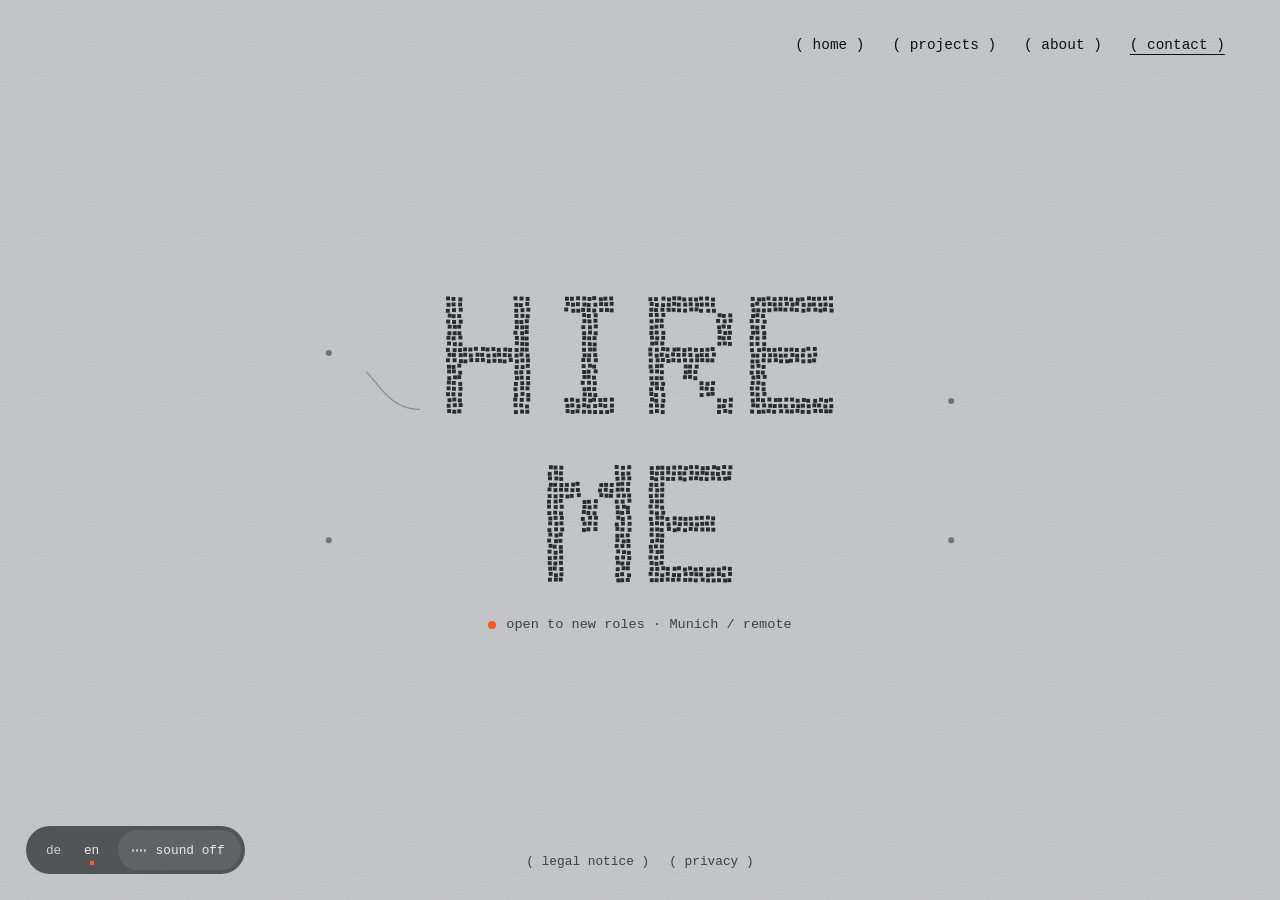
<file: contact-en.html>
<!DOCTYPE html>
<html lang="en">
<head>
<meta charset="utf-8">
<meta name="tdm-reservation" content="1">
<meta name="viewport" content="width=device-width, initial-scale=1, viewport-fit=cover">
<title>Contact · Valeriia Kulakova</title>
<meta name="description" content="Get in touch with Valeriia Kulakova, product builder in Munich: email, LinkedIn, CV and the ReSway case study.">
<link rel="stylesheet" href="style.css?v=1a08c175">
<script src="nav.js?v=debee6c0"></script>
<script src="cursor.js?v=5340a399"></script>
</head>
<body class="page-about page-contact" data-music="media/sounds/contact.mp3">
<a class="skip" href="#inhalt">Skip to content</a>

<header>
  <nav aria-label="Main navigation"><a href="index-en.html">( home )</a><a href="projekte-en.html">( projects )</a><a href="about-en.html">( about )</a><a href="contact-en.html" aria-current="page">( contact )</a></nav>
</header>

<main id="inhalt" class="map">
  <!-- Linien von „HIRE ME“ zu den Kontaktwegen, werden per Skript gezeichnet -->
  <svg class="map-lines" aria-hidden="true"><g class="ml-paths"></g><circle class="ml-dot" r="5" cx="-20" cy="-20"/></svg>

  <div class="hub">
    <h1 class="sr">Contact: hire me</h1>
    <canvas id="hireDots" aria-hidden="true"></canvas>
    <p class="hub-status"><i aria-hidden="true"></i>open to new roles · Munich / remote</p>
  </div>

  <ul class="nodes" aria-label="Ways to reach me">
    <li class="node n-mail" data-side="l">
      <span class="node-cap">email</span>
      <a class="node-main" href="mailto:valeriikulakova@gmail.com">
        <svg class="ic" viewBox="0 0 24 24" aria-hidden="true"><rect x="3" y="5" width="18" height="14" rx="2"/><path d="m4 7 8 6 8-6"/></svg>
        <span>valeriikulakova@gmail.com</span>
      </a>
      <button type="button" class="node-copy" data-copy="valeriikulakova@gmail.com">
        <svg class="ic" viewBox="0 0 24 24" aria-hidden="true"><rect x="8" y="8" width="12" height="12" rx="2"/><path d="M16 8V6a2 2 0 0 0-2-2H6a2 2 0 0 0-2 2v8a2 2 0 0 0 2 2h2"/></svg>
        <span class="copy-txt">( copy )</span>
      </button>
    </li>
    <li class="node n-in" data-side="l">
      <span class="node-cap">linkedin</span>
      <a class="node-main" href="https://www.linkedin.com/in/valeriia-kulakova-74657b150" rel="noopener">
        <svg class="ic" viewBox="0 0 24 24" aria-hidden="true"><rect x="3" y="3" width="18" height="18" rx="3"/><path d="M8 10v7M8 7v.01M12 17v-4a2 2 0 0 1 4 0v4M12 10v7"/></svg>
        <span>valeriia-kulakova</span>
        <svg class="ic ic-s" viewBox="0 0 24 24" aria-hidden="true"><path d="M7 17 17 7M9 7h8v8"/></svg>
      </a>
    </li>
    <li class="node n-cv" data-side="r">
      <span class="node-cap">cv (pdf)</span>
      <a class="node-main" href="media/Valeriia-Kulakova-CV.pdf" download="Valeriia-Kulakova-CV.pdf">
        <svg class="ic" viewBox="0 0 24 24" aria-hidden="true"><path d="M12 4v11m-5-5 5 5 5-5M5 20h14"/></svg>
        <span>Download CV</span>
      </a>
    </li>
    <li class="node n-case" data-side="r">
      <span class="node-cap">projects</span>
      <a class="node-main" href="case-resway-en.html">
        <svg class="ic" viewBox="0 0 24 24" aria-hidden="true"><rect x="7" y="2.5" width="10" height="19" rx="2.5"/><path d="M11 18.5h2"/></svg>
        <span>View the ReSway case</span>
        <svg class="ic ic-s" viewBox="0 0 24 24" aria-hidden="true"><path d="M5 12h14m-6-6 6 6-6 6"/></svg>
      </a>
    </li>
  </ul>

  <p class="map-msg" role="status" aria-live="polite"></p>
  <p class="map-legal"><a href="impressum.html">( legal notice )</a><a href="datenschutz.html">( privacy )</a></p>
</main>

<script src="pixel.js?v=43813e9c"></script>
<script src="sound.js?v=e8028848"></script>
<script>
/* E-Mail kopieren: Rückmeldung über Text am Knopf und eine Statuszeile (zwei Merkmale, nicht nur Farbe) */
(function(){
  const btn=document.querySelector('.node-copy'), txt=btn&&btn.querySelector('.copy-txt'), msg=document.querySelector('.map-msg');
  if(!btn) return;
  btn.addEventListener('click', async () => {
    let ok=false;
    try { await navigator.clipboard.writeText(btn.dataset.copy); ok=true; } catch(e) {}
    txt.textContent = ok ? '( copied ✓ )' : '( copy )';
    btn.classList.toggle('done', ok);
    msg.textContent = ok ? 'Email address copied.' : 'Couldn’t copy. Select the address and copy it manually.';
    if (ok && window.Sound) Sound.tick();
    clearTimeout(btn._t);
    btn._t = setTimeout(() => { txt.textContent='( copy )'; btn.classList.remove('done'); msg.textContent=''; }, 2400);
  });
})();

/* Kontakt-Karte
   1. Punkte fliegen zusammen und bilden „HIRE ME“ in der eigenen Pixel-Schrift
   2. Danach wachsen Linien von dort zu den vier Kontaktwegen, die Wege erscheinen nacheinander
   3. Ein oranger Punkt läuft die Linien entlang; beim Überfahren oder Fokussieren eines Wegs läuft er dorthin und bleibt
   Weniger Bewegung gewünscht: alles steht sofort da, kein laufender Punkt */
(function(){
  document.documentElement.classList.add('map-js');
  const reduce=matchMedia('(prefers-reduced-motion: reduce)').matches;
  const map=document.querySelector('.map'), svg=map.querySelector('.map-lines'), g=svg.querySelector('.ml-paths'), dotEl=svg.querySelector('.ml-dot');
  const hub=map.querySelector('.hub'), cv=document.getElementById('hireDots'), ctx=cv.getContext('2d');
  const nodes=[...map.querySelectorAll('.node')];
  const css=getComputedStyle(document.body);
  const ink=css.getPropertyValue('--color-portrait').trim()||'#2a2c31';
  const NS='http://www.w3.org/2000/svg';

  /* --- 1 · Punkte „HIRE ME“ --- */
  let W=0,H=0,P=[],mx=-9999,my=-9999,assembled=reduce;
  function buildDots(){
    const dpr=Math.min(devicePixelRatio||1,2);
    W=cv.clientWidth; H=cv.clientHeight; cv.width=W*dpr; cv.height=H*dpr; ctx.setTransform(dpr,0,0,dpr,0,0);
    if(!window.PixelFont) return;
    const lines=['HIRE','ME'].map(t=>PixelFont.cellsFor(t));
    const maxW=Math.max(...lines.map(l=>l.width));
    const rows=7*2+3, cs=Math.min(W*0.92/maxW,H*0.96/rows), sub=cs/3;
    const pts=[];
    lines.forEach((l,li)=>{
      const x0=(W-l.width*cs)/2, y0=(H-rows*cs)/2+li*10*cs;
      l.cells.forEach(([cx,cy])=>{for(let a=0;a<3;a++)for(let b=0;b<3;b++)pts.push([x0+cx*cs+a*sub+sub/2,y0+cy*cs+b*sub+sub/2]);});
    });
    P=pts.map(([x,y],i)=>{const o=P[i];return{x,y,sz:sub*0.7,cx:o?o.cx:(reduce?x:Math.random()*W),cy:o?o.cy:(reduce?y:Math.random()*H),vx:0,vy:0};});
  }
  function drawDots(){
    ctx.clearRect(0,0,W,H); ctx.fillStyle=ink;
    let err=0;
    for(const p of P){
      if(!reduce){
        const dx=p.cx-mx, dy=p.cy-my, d2=dx*dx+dy*dy, R=46;
        if(d2<R*R){const d=Math.sqrt(d2)||1,k=(1-d/R)*2.2;p.vx+=dx/d*k;p.vy+=dy/d*k;}
        p.vx+=(p.x-p.cx)*0.08; p.vy+=(p.y-p.cy)*0.08; p.vx*=0.78; p.vy*=0.78; p.cx+=p.vx; p.cy+=p.vy;
        err+=Math.abs(p.x-p.cx)+Math.abs(p.y-p.cy);
      }
      ctx.fillRect(p.cx-p.sz/2,p.cy-p.sz/2,p.sz,p.sz);
    }
    if(!assembled && P.length && err/P.length<1.2){assembled=true; startLines();}
  }
  cv.addEventListener('pointermove',e=>{const r=cv.getBoundingClientRect();mx=e.clientX-r.left;my=e.clientY-r.top;});
  cv.addEventListener('pointerleave',()=>{mx=my=-9999;});
  cv.addEventListener('click',()=>{ if(reduce) return; P.forEach(p=>{const a=Math.random()*6.28,s=5+Math.random()*12;p.vx+=Math.cos(a)*s;p.vy+=Math.sin(a)*s;}); if(window.Sound) Sound.pop(); });

  /* --- 2 · Linien --- */
  let paths=[], grown=reduce, t0=0;
  function layoutLines(){
    const m=map.getBoundingClientRect(), h=hub.getBoundingClientRect();
    svg.setAttribute('width',m.width); svg.setAttribute('height',m.height); svg.setAttribute('viewBox',`0 0 ${m.width} ${m.height}`);
    const hx=h.left-m.left, hy=h.top-m.top, hw=h.width, hh=h.height;
    const stacked=getComputedStyle(map).getPropertyValue('--stacked').trim()==='1';
    g.innerHTML=''; paths=[];
    nodes.forEach((n,i)=>{
      const r=n.getBoundingClientRect(), a=n.querySelector('.node-main').getBoundingClientRect(), nx=r.left-m.left, ty=new DOMMatrix(getComputedStyle(n).transform).m42, cy=a.top-m.top+a.height/2-ty;   // Versatz vom Einblenden herausrechnen
      let d, x1, y1;
      if(stacked){
        // Handy: Linie vom unteren Rand von HIRE ME am linken Rand entlang zu jedem Weg
        // gemeinsame senkrechte Linie links, von dort ein kurzer Bogen zu jedem Weg
        const sx=hx+hw/2, sy=hy+hh+12, spine=nx-30, top=sy+56; x1=nx-8; y1=cy;
        d=`M${sx},${sy} C${sx},${sy+40} ${spine},${sy+16} ${spine},${top} L${spine},${y1-14} Q${spine},${y1} ${spine+14},${y1} L${x1},${y1}`;
      } else if(n.dataset.side==='l'){
        const sx=hx-10, sy=hy+hh*(i===0?0.36:0.64); x1=r.right-m.left+14; y1=cy;
        const k=(sx-x1)*0.5; d=`M${sx},${sy} C${sx-k},${sy} ${x1+k},${y1} ${x1},${y1}`;
      } else {
        const sx=hx+hw+10, sy=hy+hh*(i===2?0.36:0.64); x1=nx-14; y1=cy;
        const k=(x1-sx)*0.5; d=`M${sx},${sy} C${sx+k},${sy} ${x1-k},${y1} ${x1},${y1}`;
      }
      const p=document.createElementNS(NS,'path'); p.setAttribute('d',d); p.setAttribute('class','ml-path');
      const end=document.createElementNS(NS,'circle'); end.setAttribute('r','3'); end.setAttribute('cx',x1); end.setAttribute('cy',y1); end.setAttribute('class','ml-end');
      g.append(p,end);
      const len=p.getTotalLength(); p.style.strokeDasharray=len; p.style.strokeDashoffset=grown?0:len;
      paths.push({p,end,len,n});
    });
    if(grown) nodes.forEach(n=>n.classList.add('in'));
  }
  function startLines(){
    t0=performance.now();
    if(window.Sound) Sound.chime();
  }

  /* --- 3 · laufender oranger Punkt --- */
  let target=-1, run={i:0,t:0}, pinned=-1;
  nodes.forEach((n,i)=>{
    const on=()=>{pinned=i; paths.forEach((q,k)=>q.p.classList.toggle('hot',k===i));};
    const off=()=>{pinned=-1; paths.forEach(q=>q.p.classList.remove('hot'));};
    n.addEventListener('pointerenter',on); n.addEventListener('pointerleave',off);
    n.addEventListener('focusin',on); n.addEventListener('focusout',off);
  });

  let last=0;
  function frame(t){
    drawDots();
    const dt=Math.min(64,t-(last||t)); last=t;
    if(assembled && !grown){
      // Linien wachsen nacheinander, je 700 ms, versetzt um 220 ms
      let done=true;
      paths.forEach((q,i)=>{
        const k=Math.max(0,Math.min(1,(t-t0-i*220)/700)), e=1-Math.pow(1-k,3);
        q.p.style.strokeDashoffset=q.len*(1-e);
        if(k>=1) q.n.classList.add('in'); else done=false;
      });
      if(done){ grown=true; layoutLines(); }
    }
    if(grown && !reduce && paths.length){
      // Punkt läuft vom „HIRE ME“ zum Weg; gepinnt: bleibt am Ende des gewählten Wegs
      if(pinned>=0){ if(run.i!==pinned){run.i=pinned; run.t=0;} run.t=Math.min(1,run.t+dt/700); }
      else { run.t+=dt/1600; if(run.t>1.35){run.t=0; run.i=(run.i+1)%paths.length;} }
      const q=paths[run.i], k=Math.min(1,run.t), e=k<.5?2*k*k:1-Math.pow(-2*k+2,2)/2;
      const pt=q.p.getPointAtLength(q.len*e);
      dotEl.setAttribute('cx',pt.x); dotEl.setAttribute('cy',pt.y);
      dotEl.style.opacity = pinned>=0 ? 1 : (run.t>1 ? Math.max(0,1-(run.t-1)/0.3) : 1);
    }
    if(!reduce) requestAnimationFrame(frame);
  }

  function relayout(){ buildDots(); layoutLines(); drawDots(); }   // sofort neu zeichnen, sonst ist die Fläche bis zum nächsten Bild leer
  new ResizeObserver(relayout).observe(map);
  relayout();
  if(reduce){ nodes.forEach(n=>n.classList.add('in')); dotEl.style.opacity=0; }
  else requestAnimationFrame(frame);
})();
</script>
</body>
</html>
</file>
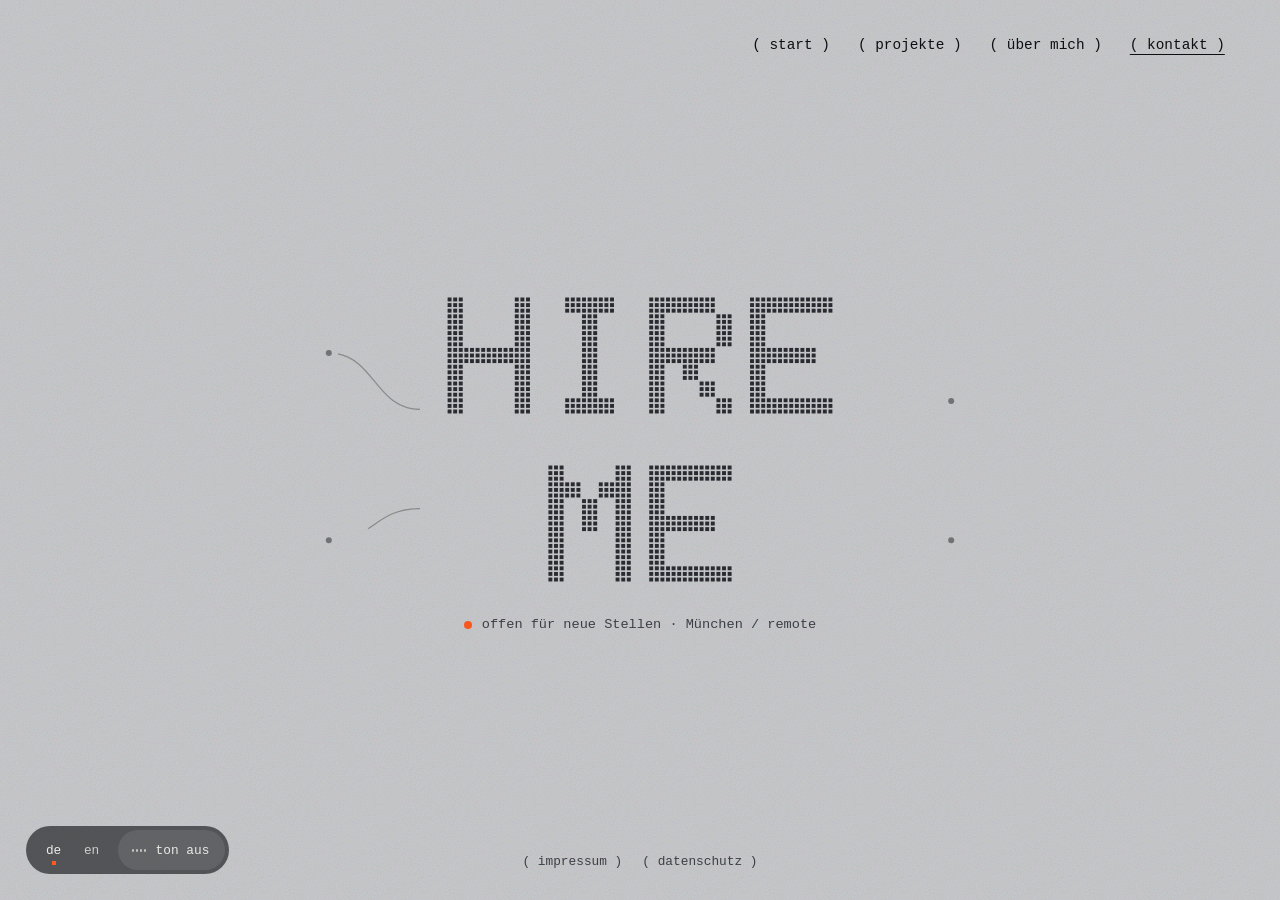
<file: contact.html>
<!DOCTYPE html>
<html lang="de">
<head>
<meta charset="utf-8">
<meta name="tdm-reservation" content="1">
<meta name="viewport" content="width=device-width, initial-scale=1, viewport-fit=cover">
<title>Kontakt · Valeriia Kulakova</title>
<meta name="description" content="Kontakt zu Valeriia Kulakova, product builder aus München: E-Mail, LinkedIn, Lebenslauf und Case ReSway.">
<link rel="stylesheet" href="style.css?v=1a08c175">
<script src="nav.js?v=debee6c0"></script>
<script src="cursor.js?v=5340a399"></script>
</head>
<body class="page-about page-contact" data-music="media/sounds/contact.mp3">
<a class="skip" href="#inhalt">Zum Inhalt springen</a>

<header>
  <nav aria-label="Hauptnavigation"><a href="index.html">( start )</a><a href="projekte.html">( projekte )</a><a href="about.html">( über mich )</a><a href="contact.html" aria-current="page">( kontakt )</a></nav>
</header>

<main id="inhalt" class="map">
  <!-- Linien von „HIRE ME“ zu den Kontaktwegen, werden per Skript gezeichnet -->
  <svg class="map-lines" aria-hidden="true"><g class="ml-paths"></g><circle class="ml-dot" r="5" cx="-20" cy="-20"/></svg>

  <div class="hub">
    <h1 class="sr">Kontakt: Hire me</h1>
    <canvas id="hireDots" aria-hidden="true"></canvas>
    <p class="hub-status"><i aria-hidden="true"></i>offen für neue Stellen · München / remote</p>
  </div>

  <ul class="nodes" aria-label="Kontaktwege">
    <li class="node n-mail" data-side="l">
      <span class="node-cap">e-mail</span>
      <a class="node-main" href="mailto:valeriikulakova@gmail.com">
        <svg class="ic" viewBox="0 0 24 24" aria-hidden="true"><rect x="3" y="5" width="18" height="14" rx="2"/><path d="m4 7 8 6 8-6"/></svg>
        <span>valeriikulakova@gmail.com</span>
      </a>
      <button type="button" class="node-copy" data-copy="valeriikulakova@gmail.com">
        <svg class="ic" viewBox="0 0 24 24" aria-hidden="true"><rect x="8" y="8" width="12" height="12" rx="2"/><path d="M16 8V6a2 2 0 0 0-2-2H6a2 2 0 0 0-2 2v8a2 2 0 0 0 2 2h2"/></svg>
        <span class="copy-txt">( kopieren )</span>
      </button>
    </li>
    <li class="node n-in" data-side="l">
      <span class="node-cap">linkedin</span>
      <a class="node-main" href="https://www.linkedin.com/in/valeriia-kulakova-74657b150" rel="noopener">
        <svg class="ic" viewBox="0 0 24 24" aria-hidden="true"><rect x="3" y="3" width="18" height="18" rx="3"/><path d="M8 10v7M8 7v.01M12 17v-4a2 2 0 0 1 4 0v4M12 10v7"/></svg>
        <span>valeriia-kulakova</span>
        <svg class="ic ic-s" viewBox="0 0 24 24" aria-hidden="true"><path d="M7 17 17 7M9 7h8v8"/></svg>
      </a>
    </li>
    <li class="node n-cv" data-side="r">
      <span class="node-cap">lebenslauf (pdf)</span>
      <a class="node-main" href="media/Valeriia-Kulakova-Lebenslauf.pdf" download="Valeriia-Kulakova-Lebenslauf.pdf">
        <svg class="ic" viewBox="0 0 24 24" aria-hidden="true"><path d="M12 4v11m-5-5 5 5 5-5M5 20h14"/></svg>
        <span>Lebenslauf herunterladen</span>
      </a>
    </li>
    <li class="node n-case" data-side="r">
      <span class="node-cap">projekte</span>
      <a class="node-main" href="case-resway.html">
        <svg class="ic" viewBox="0 0 24 24" aria-hidden="true"><rect x="7" y="2.5" width="10" height="19" rx="2.5"/><path d="M11 18.5h2"/></svg>
        <span>Case ReSway ansehen</span>
        <svg class="ic ic-s" viewBox="0 0 24 24" aria-hidden="true"><path d="M5 12h14m-6-6 6 6-6 6"/></svg>
      </a>
    </li>
  </ul>

  <p class="map-msg" role="status" aria-live="polite"></p>
  <p class="map-legal"><a href="impressum.html">( impressum )</a><a href="datenschutz.html">( datenschutz )</a></p>
</main>

<script src="pixel.js?v=43813e9c"></script>
<script src="sound.js?v=e8028848"></script>
<script>
/* E-Mail kopieren: Rückmeldung über Text am Knopf und eine Statuszeile (zwei Merkmale, nicht nur Farbe) */
(function(){
  const btn=document.querySelector('.node-copy'), txt=btn&&btn.querySelector('.copy-txt'), msg=document.querySelector('.map-msg');
  if(!btn) return;
  btn.addEventListener('click', async () => {
    let ok=false;
    try { await navigator.clipboard.writeText(btn.dataset.copy); ok=true; } catch(e) {}
    txt.textContent = ok ? '( kopiert ✓ )' : '( kopieren )';
    btn.classList.toggle('done', ok);
    msg.textContent = ok ? 'E-Mail-Adresse kopiert.' : 'Kopieren ging nicht. Bitte die Adresse markieren.';
    if (ok && window.Sound) Sound.tick();
    clearTimeout(btn._t);
    btn._t = setTimeout(() => { txt.textContent='( kopieren )'; btn.classList.remove('done'); msg.textContent=''; }, 2400);
  });
})();

/* Kontakt-Karte
   1. Punkte fliegen zusammen und bilden „HIRE ME“ in der eigenen Pixel-Schrift
   2. Danach wachsen Linien von dort zu den vier Kontaktwegen, die Wege erscheinen nacheinander
   3. Ein oranger Punkt läuft die Linien entlang; beim Überfahren oder Fokussieren eines Wegs läuft er dorthin und bleibt
   Weniger Bewegung gewünscht: alles steht sofort da, kein laufender Punkt */
(function(){
  document.documentElement.classList.add('map-js');
  const reduce=matchMedia('(prefers-reduced-motion: reduce)').matches;
  const map=document.querySelector('.map'), svg=map.querySelector('.map-lines'), g=svg.querySelector('.ml-paths'), dotEl=svg.querySelector('.ml-dot');
  const hub=map.querySelector('.hub'), cv=document.getElementById('hireDots'), ctx=cv.getContext('2d');
  const nodes=[...map.querySelectorAll('.node')];
  const css=getComputedStyle(document.body);
  const ink=css.getPropertyValue('--color-portrait').trim()||'#2a2c31';
  const NS='http://www.w3.org/2000/svg';

  /* --- 1 · Punkte „HIRE ME“ --- */
  let W=0,H=0,P=[],mx=-9999,my=-9999,assembled=reduce;
  function buildDots(){
    const dpr=Math.min(devicePixelRatio||1,2);
    W=cv.clientWidth; H=cv.clientHeight; cv.width=W*dpr; cv.height=H*dpr; ctx.setTransform(dpr,0,0,dpr,0,0);
    if(!window.PixelFont) return;
    const lines=['HIRE','ME'].map(t=>PixelFont.cellsFor(t));
    const maxW=Math.max(...lines.map(l=>l.width));
    const rows=7*2+3, cs=Math.min(W*0.92/maxW,H*0.96/rows), sub=cs/3;
    const pts=[];
    lines.forEach((l,li)=>{
      const x0=(W-l.width*cs)/2, y0=(H-rows*cs)/2+li*10*cs;
      l.cells.forEach(([cx,cy])=>{for(let a=0;a<3;a++)for(let b=0;b<3;b++)pts.push([x0+cx*cs+a*sub+sub/2,y0+cy*cs+b*sub+sub/2]);});
    });
    P=pts.map(([x,y],i)=>{const o=P[i];return{x,y,sz:sub*0.7,cx:o?o.cx:(reduce?x:Math.random()*W),cy:o?o.cy:(reduce?y:Math.random()*H),vx:0,vy:0};});
  }
  function drawDots(){
    ctx.clearRect(0,0,W,H); ctx.fillStyle=ink;
    let err=0;
    for(const p of P){
      if(!reduce){
        const dx=p.cx-mx, dy=p.cy-my, d2=dx*dx+dy*dy, R=46;
        if(d2<R*R){const d=Math.sqrt(d2)||1,k=(1-d/R)*2.2;p.vx+=dx/d*k;p.vy+=dy/d*k;}
        p.vx+=(p.x-p.cx)*0.08; p.vy+=(p.y-p.cy)*0.08; p.vx*=0.78; p.vy*=0.78; p.cx+=p.vx; p.cy+=p.vy;
        err+=Math.abs(p.x-p.cx)+Math.abs(p.y-p.cy);
      }
      ctx.fillRect(p.cx-p.sz/2,p.cy-p.sz/2,p.sz,p.sz);
    }
    if(!assembled && P.length && err/P.length<1.2){assembled=true; startLines();}
  }
  cv.addEventListener('pointermove',e=>{const r=cv.getBoundingClientRect();mx=e.clientX-r.left;my=e.clientY-r.top;});
  cv.addEventListener('pointerleave',()=>{mx=my=-9999;});
  cv.addEventListener('click',()=>{ if(reduce) return; P.forEach(p=>{const a=Math.random()*6.28,s=5+Math.random()*12;p.vx+=Math.cos(a)*s;p.vy+=Math.sin(a)*s;}); if(window.Sound) Sound.pop(); });

  /* --- 2 · Linien --- */
  let paths=[], grown=reduce, t0=0;
  function layoutLines(){
    const m=map.getBoundingClientRect(), h=hub.getBoundingClientRect();
    svg.setAttribute('width',m.width); svg.setAttribute('height',m.height); svg.setAttribute('viewBox',`0 0 ${m.width} ${m.height}`);
    const hx=h.left-m.left, hy=h.top-m.top, hw=h.width, hh=h.height;
    const stacked=getComputedStyle(map).getPropertyValue('--stacked').trim()==='1';
    g.innerHTML=''; paths=[];
    nodes.forEach((n,i)=>{
      const r=n.getBoundingClientRect(), a=n.querySelector('.node-main').getBoundingClientRect(), nx=r.left-m.left, ty=new DOMMatrix(getComputedStyle(n).transform).m42, cy=a.top-m.top+a.height/2-ty;   // Versatz vom Einblenden herausrechnen
      let d, x1, y1;
      if(stacked){
        // Handy: Linie vom unteren Rand von HIRE ME am linken Rand entlang zu jedem Weg
        // gemeinsame senkrechte Linie links, von dort ein kurzer Bogen zu jedem Weg
        const sx=hx+hw/2, sy=hy+hh+12, spine=nx-30, top=sy+56; x1=nx-8; y1=cy;
        d=`M${sx},${sy} C${sx},${sy+40} ${spine},${sy+16} ${spine},${top} L${spine},${y1-14} Q${spine},${y1} ${spine+14},${y1} L${x1},${y1}`;
      } else if(n.dataset.side==='l'){
        const sx=hx-10, sy=hy+hh*(i===0?0.36:0.64); x1=r.right-m.left+14; y1=cy;
        const k=(sx-x1)*0.5; d=`M${sx},${sy} C${sx-k},${sy} ${x1+k},${y1} ${x1},${y1}`;
      } else {
        const sx=hx+hw+10, sy=hy+hh*(i===2?0.36:0.64); x1=nx-14; y1=cy;
        const k=(x1-sx)*0.5; d=`M${sx},${sy} C${sx+k},${sy} ${x1-k},${y1} ${x1},${y1}`;
      }
      const p=document.createElementNS(NS,'path'); p.setAttribute('d',d); p.setAttribute('class','ml-path');
      const end=document.createElementNS(NS,'circle'); end.setAttribute('r','3'); end.setAttribute('cx',x1); end.setAttribute('cy',y1); end.setAttribute('class','ml-end');
      g.append(p,end);
      const len=p.getTotalLength(); p.style.strokeDasharray=len; p.style.strokeDashoffset=grown?0:len;
      paths.push({p,end,len,n});
    });
    if(grown) nodes.forEach(n=>n.classList.add('in'));
  }
  function startLines(){
    t0=performance.now();
    if(window.Sound) Sound.chime();
  }

  /* --- 3 · laufender oranger Punkt --- */
  let target=-1, run={i:0,t:0}, pinned=-1;
  nodes.forEach((n,i)=>{
    const on=()=>{pinned=i; paths.forEach((q,k)=>q.p.classList.toggle('hot',k===i));};
    const off=()=>{pinned=-1; paths.forEach(q=>q.p.classList.remove('hot'));};
    n.addEventListener('pointerenter',on); n.addEventListener('pointerleave',off);
    n.addEventListener('focusin',on); n.addEventListener('focusout',off);
  });

  let last=0;
  function frame(t){
    drawDots();
    const dt=Math.min(64,t-(last||t)); last=t;
    if(assembled && !grown){
      // Linien wachsen nacheinander, je 700 ms, versetzt um 220 ms
      let done=true;
      paths.forEach((q,i)=>{
        const k=Math.max(0,Math.min(1,(t-t0-i*220)/700)), e=1-Math.pow(1-k,3);
        q.p.style.strokeDashoffset=q.len*(1-e);
        if(k>=1) q.n.classList.add('in'); else done=false;
      });
      if(done){ grown=true; layoutLines(); }
    }
    if(grown && !reduce && paths.length){
      // Punkt läuft vom „HIRE ME“ zum Weg; gepinnt: bleibt am Ende des gewählten Wegs
      if(pinned>=0){ if(run.i!==pinned){run.i=pinned; run.t=0;} run.t=Math.min(1,run.t+dt/700); }
      else { run.t+=dt/1600; if(run.t>1.35){run.t=0; run.i=(run.i+1)%paths.length;} }
      const q=paths[run.i], k=Math.min(1,run.t), e=k<.5?2*k*k:1-Math.pow(-2*k+2,2)/2;
      const pt=q.p.getPointAtLength(q.len*e);
      dotEl.setAttribute('cx',pt.x); dotEl.setAttribute('cy',pt.y);
      dotEl.style.opacity = pinned>=0 ? 1 : (run.t>1 ? Math.max(0,1-(run.t-1)/0.3) : 1);
    }
    if(!reduce) requestAnimationFrame(frame);
  }

  function relayout(){ buildDots(); layoutLines(); drawDots(); }   // sofort neu zeichnen, sonst ist die Fläche bis zum nächsten Bild leer
  new ResizeObserver(relayout).observe(map);
  relayout();
  if(reduce){ nodes.forEach(n=>n.classList.add('in')); dotEl.style.opacity=0; }
  else requestAnimationFrame(frame);
})();
</script>
</body>
</html>
</file>
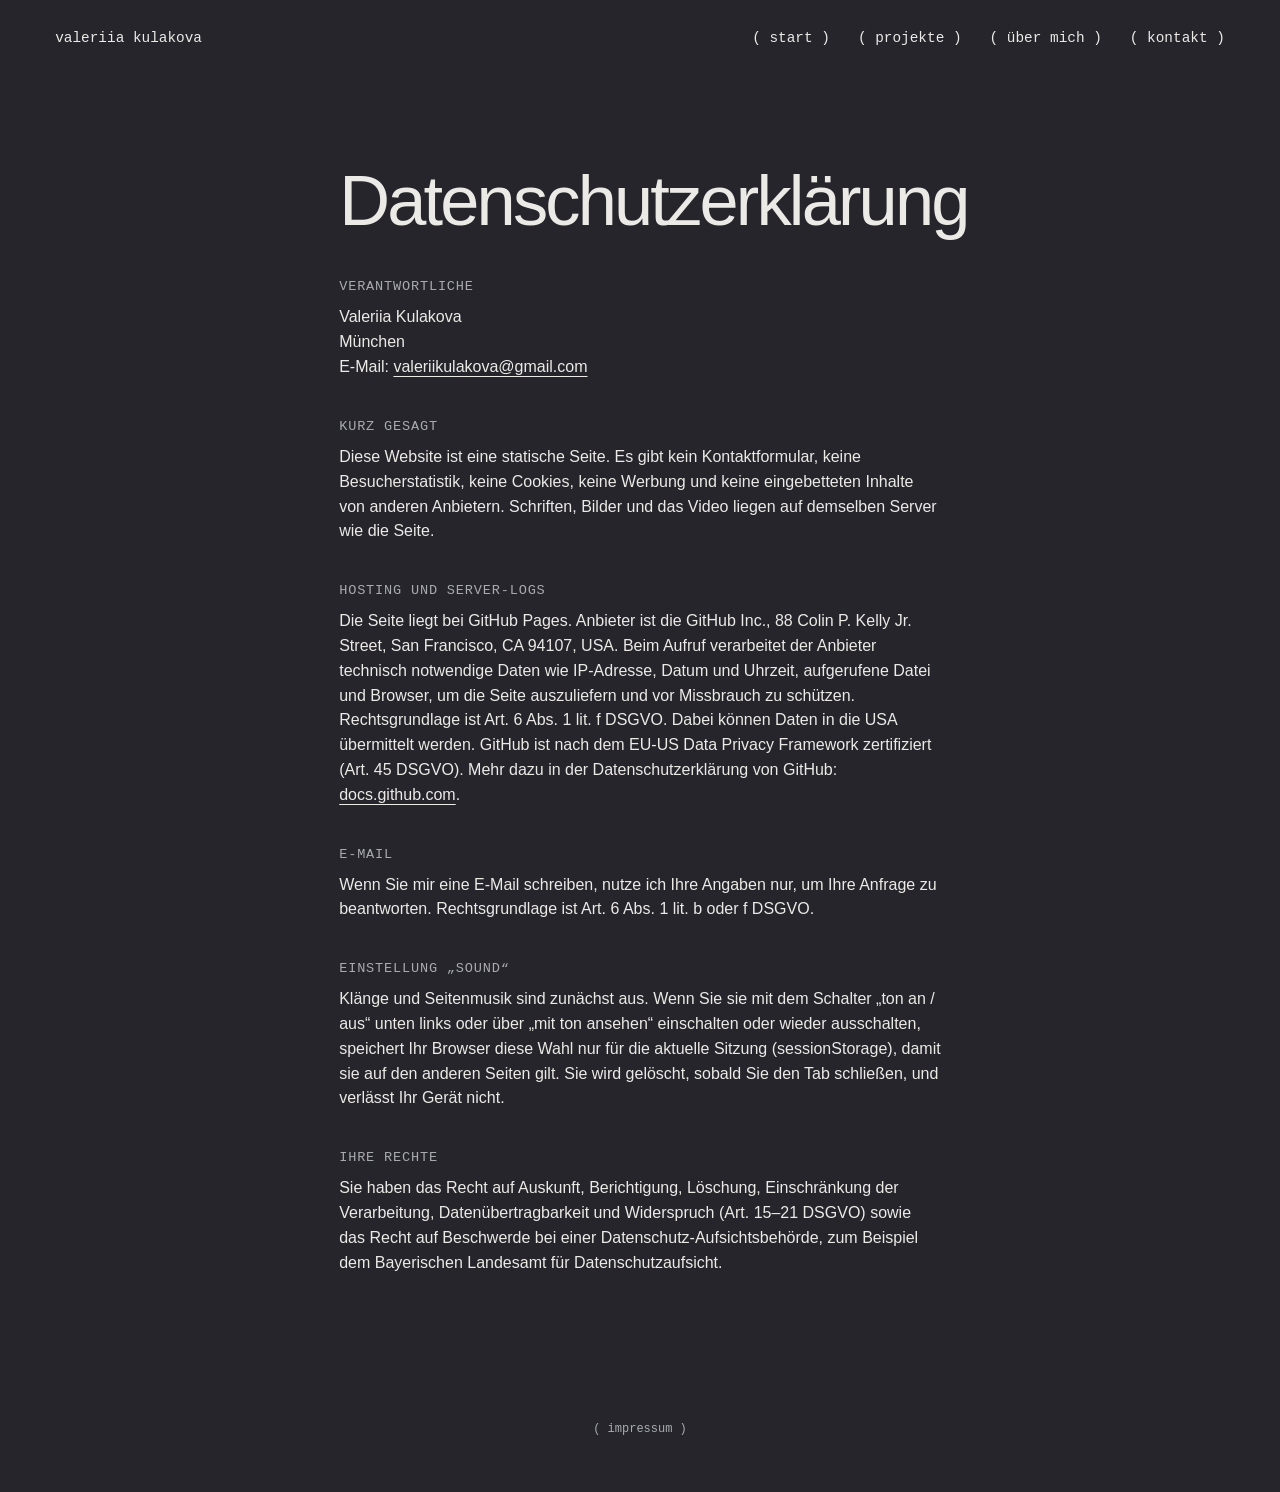
<file: datenschutz.html>
<!DOCTYPE html>
<html lang="de">
<head>
<meta charset="utf-8">
<meta name="tdm-reservation" content="1">
<meta name="viewport" content="width=device-width, initial-scale=1">
<meta name="robots" content="noindex">
<title>Datenschutz · Valeriia Kulakova</title>
<meta name="description" content="Datenschutzerklärung der Portfolio-Seite von Valeriia Kulakova.">
<link rel="stylesheet" href="style.css?v=1a08c175">
<script src="nav.js?v=debee6c0"></script>
<script src="cursor.js?v=5340a399"></script>
</head>
<body class="page-legal">
<a class="skip" href="#inhalt">Zum Inhalt springen</a>
<header class="lg-top">
  <a class="lg-name" href="index.html">valeriia kulakova</a>
  <nav aria-label="Hauptnavigation"><a href="index.html">( start )</a><a href="projekte.html">( projekte )</a><a href="about.html">( über mich )</a><a href="contact.html">( kontakt )</a></nav>
</header>
<main id="inhalt" class="lg">
  <h1>Datenschutzerklärung</h1>

  <h2>Verantwortliche</h2>
  <p>Valeriia Kulakova<br>
  München<br>
  E-Mail: <a href="mailto:valeriikulakova@gmail.com">valeriikulakova@gmail.com</a></p>

  <h2>Kurz gesagt</h2>
  <p>Diese Website ist eine statische Seite. Es gibt kein Kontaktformular, keine Besucherstatistik, keine Cookies, keine Werbung und keine eingebetteten Inhalte von anderen Anbietern. Schriften, Bilder und das Video liegen auf demselben Server wie die Seite.</p>

  <h2>Hosting und Server-Logs</h2>
  <p>Die Seite liegt bei GitHub Pages. Anbieter ist die GitHub Inc., 88 Colin P. Kelly Jr. Street, San Francisco, CA 94107, USA. Beim Aufruf verarbeitet der Anbieter technisch notwendige Daten wie IP-Adresse, Datum und Uhrzeit, aufgerufene Datei und Browser, um die Seite auszuliefern und vor Missbrauch zu schützen. Rechtsgrundlage ist Art. 6 Abs. 1 lit. f DSGVO. Dabei können Daten in die USA übermittelt werden. GitHub ist nach dem EU-US Data Privacy Framework zertifiziert (Art. 45 DSGVO). Mehr dazu in der Datenschutzerklärung von GitHub: <a href="https://docs.github.com/de/site-policy/privacy-policies/github-general-privacy-statement">docs.github.com</a>.</p>

  <h2>E-Mail</h2>
  <p>Wenn Sie mir eine E-Mail schreiben, nutze ich Ihre Angaben nur, um Ihre Anfrage zu beantworten. Rechtsgrundlage ist Art. 6 Abs. 1 lit. b oder f DSGVO.</p>

  <h2>Einstellung „Sound“</h2>
  <p>Klänge und Seitenmusik sind zunächst aus. Wenn Sie sie mit dem Schalter „ton an / aus“ unten links oder über „mit ton ansehen“ einschalten oder wieder ausschalten, speichert Ihr Browser diese Wahl nur für die aktuelle Sitzung (sessionStorage), damit sie auf den anderen Seiten gilt. Sie wird gelöscht, sobald Sie den Tab schließen, und verlässt Ihr Gerät nicht.</p>

  <h2>Ihre Rechte</h2>
  <p>Sie haben das Recht auf Auskunft, Berichtigung, Löschung, Einschränkung der Verarbeitung, Datenübertragbarkeit und Widerspruch (Art. 15–21 DSGVO) sowie das Recht auf Beschwerde bei einer Datenschutz-Aufsichtsbehörde, zum Beispiel dem Bayerischen Landesamt für Datenschutzaufsicht.</p>

</main>
<footer class="legal"><a href="impressum.html">( impressum )</a></footer>
</body>
</html>
</file>
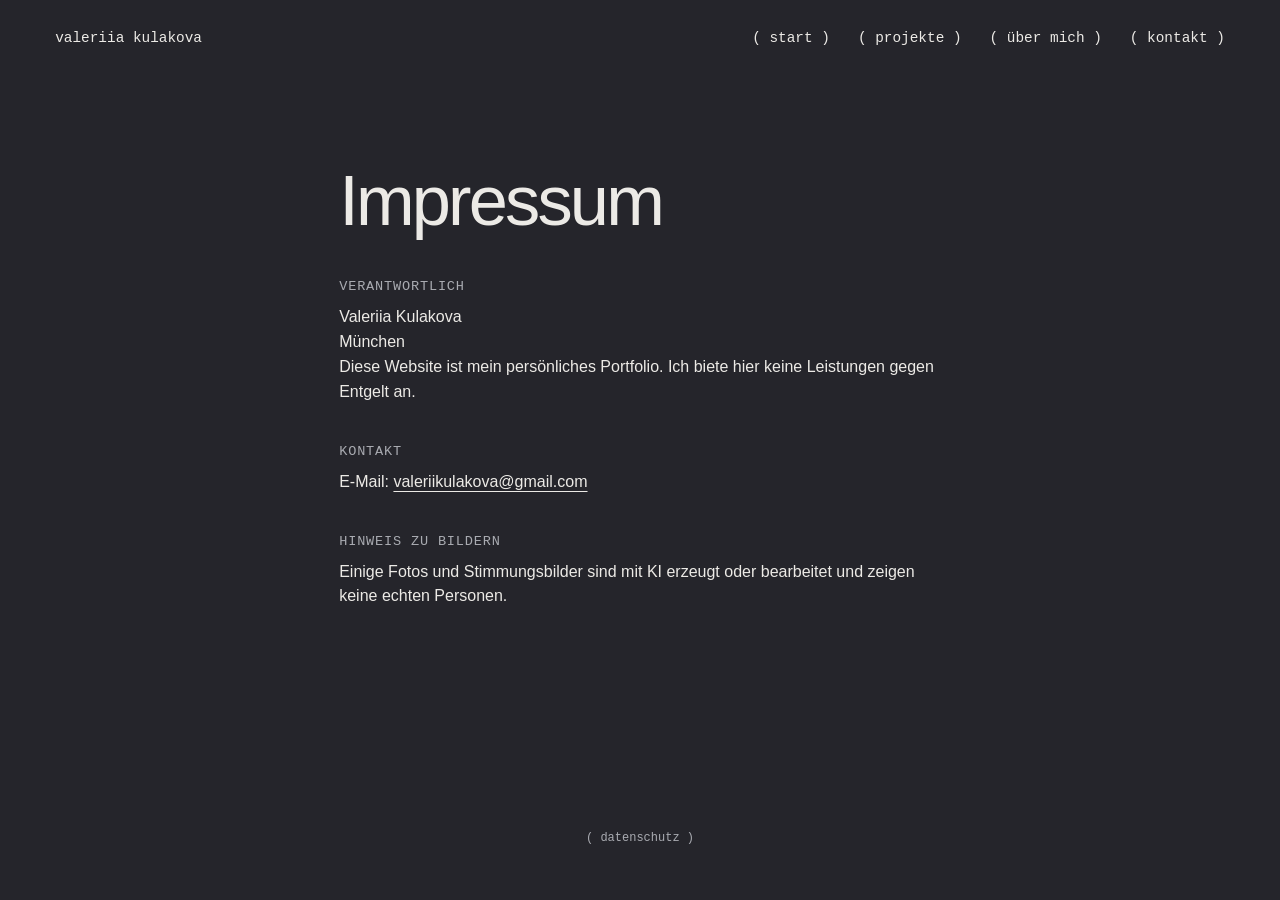
<file: impressum.html>
<!DOCTYPE html>
<html lang="de">
<head>
<meta charset="utf-8">
<meta name="tdm-reservation" content="1">
<meta name="viewport" content="width=device-width, initial-scale=1">
<meta name="robots" content="noindex">
<title>Impressum · Valeriia Kulakova</title>
<meta name="description" content="Impressum der Portfolio-Seite von Valeriia Kulakova.">
<link rel="stylesheet" href="style.css?v=1a08c175">
<script src="nav.js?v=debee6c0"></script>
<script src="cursor.js?v=5340a399"></script>
</head>
<body class="page-legal">
<a class="skip" href="#inhalt">Zum Inhalt springen</a>
<header class="lg-top">
  <a class="lg-name" href="index.html">valeriia kulakova</a>
  <nav aria-label="Hauptnavigation"><a href="index.html">( start )</a><a href="projekte.html">( projekte )</a><a href="about.html">( über mich )</a><a href="contact.html">( kontakt )</a></nav>
</header>
<main id="inhalt" class="lg">
  <h1>Impressum</h1>

  <h2>Verantwortlich</h2>
  <p>Valeriia Kulakova<br>
  München</p>
  <p>Diese Website ist mein persönliches Portfolio. Ich biete hier keine Leistungen gegen Entgelt an.</p>

  <h2>Kontakt</h2>
  <p>E-Mail: <a href="mailto:valeriikulakova@gmail.com">valeriikulakova@gmail.com</a></p>

  <h2>Hinweis zu Bildern</h2>
  <p>Einige Fotos und Stimmungsbilder sind mit KI erzeugt oder bearbeitet und zeigen keine echten Personen.</p>
</main>
<footer class="legal"><a href="datenschutz.html">( datenschutz )</a></footer>
</body>
</html>
</file>
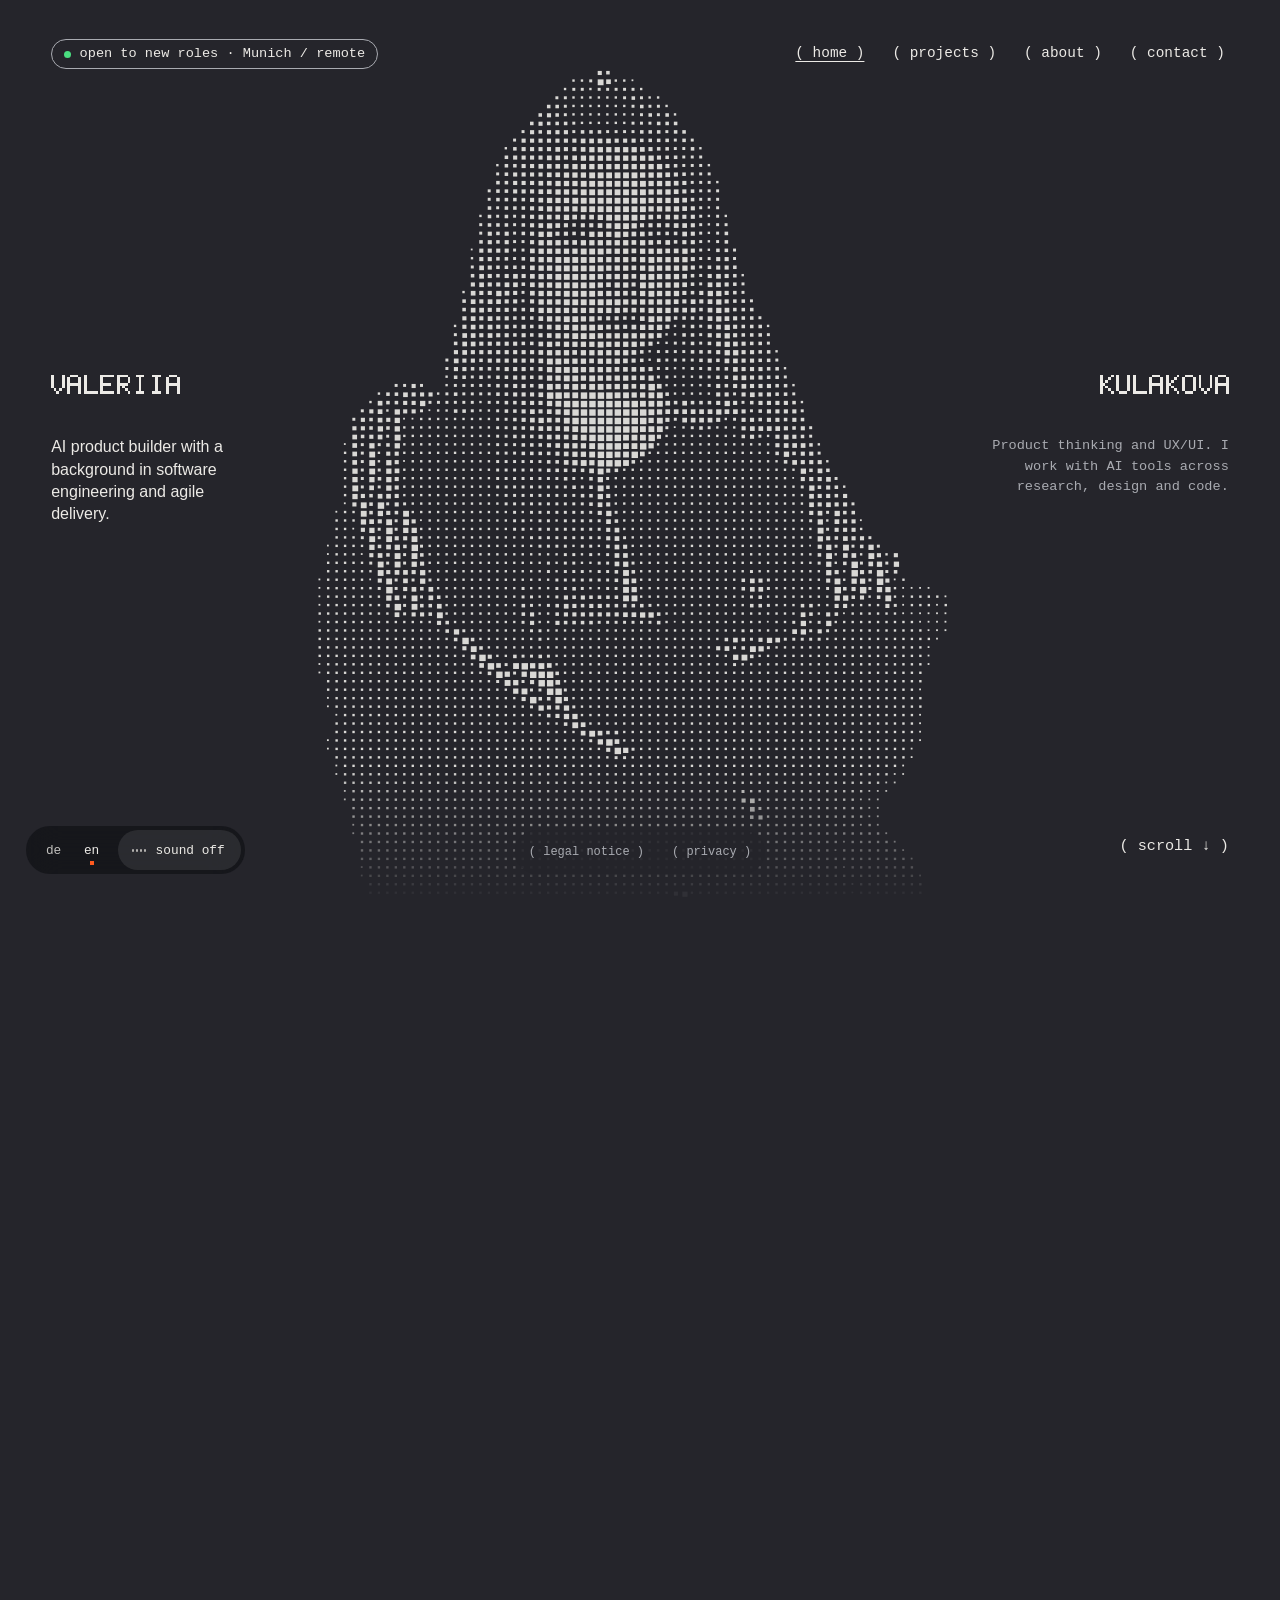
<file: index-en.html>
<!DOCTYPE html>
<html lang="en">
<head>
<meta charset="utf-8">
<meta name="tdm-reservation" content="1">
<meta name="viewport" content="width=device-width, initial-scale=1, viewport-fit=cover">
<title>Valeriia Kulakova · product builder</title>
<meta name="description" content="Valeriia Kulakova, product builder for UX/UI based in Munich.">
<link rel="stylesheet" href="style.css?v=1a08c175">
<script src="nav.js?v=debee6c0"></script>
<script src="cursor.js?v=5340a399"></script>
</head>
<body class="page-home">
<a class="skip" href="#ordner">Skip to folders</a>
<div class="track" id="track">
  <div class="stage">
    <canvas id="c" role="img" aria-label="Pixel portrait of Valeriia Kulakova"></canvas>
    <header>
      <p class="badge"><i aria-hidden="true"></i>open to new roles<span class="loc"> · Munich / remote</span></p>
      <nav aria-label="Main navigation"><a href="index-en.html" aria-current="page">( home )</a><a href="projekte-en.html">( projects )</a><a href="about-en.html">( about )</a><a href="contact-en.html">( contact )</a></nav>
    </header>
    <main class="intro" id="intro">
      <h1><span data-pixel>Valeriia</span> <span data-pixel>Kulakova</span></h1>
      <div class="claim">
        <p class="claim-txt">AI product builder with a background in software engineering and agile delivery.</p>
        <p class="claim-role">Product thinking and UX/UI. I work with AI tools across research, design and code.</p>
      </div>
    </main>
    <div class="hint" id="hint" aria-hidden="true">( scroll ↓ )</div>

    <!-- 2 · Das Porträt wird zu „DESIGN + CODE + AI“, darunter ein Code-Fenster (nur Code, kein Text-Reiter) -->
    <section class="beat beat-code" id="who" aria-labelledby="who-title">
      <h2 class="sr" id="who-title">design + code + ai</h2>
      <div class="codewin">
        <div class="codewin-bar">
          <span class="dots" aria-hidden="true"><i></i><i></i><i></i></span>
          <span class="codewin-file" aria-hidden="true">valeriia.js</span>
        </div>
        <pre class="code" id="view-code"><code id="codeOut"></code></pre>
      </div>
    </section>

    <!-- 4 · Ordner: kommen klein und wachsen auf normale Größe -->
    <nav class="folders" id="folders" aria-label="Folders">
      <a class="folder" href="projekte-en.html" id="ordner">
        <svg viewBox="0 0 120 96" aria-hidden="true"><defs><linearGradient id="ff" x1="0" y1="0" x2="0" y2="1"><stop offset="0" style="stop-color:var(--folder-front-top)"/><stop offset="1" style="stop-color:var(--folder-front-bottom)"/></linearGradient></defs><path d="M4 12a7 7 0 0 1 7-7h28a7 7 0 0 1 5 2l6 6h59a7 7 0 0 1 7 7v10H4z" style="fill:var(--folder-back)"/><rect x="4" y="22" width="112" height="70" rx="7" fill="url(#ff)"/><rect x="4" y="22" width="112" height="2" rx="1" style="fill:var(--folder-edge)"/></svg>
        <span>Projects</span>
      </a>
      <a class="folder" href="about-en.html">
        <svg viewBox="0 0 120 96" aria-hidden="true"><path d="M4 12a7 7 0 0 1 7-7h28a7 7 0 0 1 5 2l6 6h59a7 7 0 0 1 7 7v10H4z" style="fill:var(--folder-back)"/><rect x="4" y="22" width="112" height="70" rx="7" fill="url(#ff)"/><rect x="4" y="22" width="112" height="2" rx="1" style="fill:var(--folder-edge)"/></svg>
        <span>About</span>
      </a>
    </nav>
    <footer class="legal"><a href="impressum.html">( legal notice )</a><a href="datenschutz.html">( privacy )</a></footer>
  </div>
</div>
<script src="pixel.js?v=43813e9c"></script>
<script src="sound.js?v=e8028848"></script>
<script>
(function(){
  const GW=80, GH=201;
  const raw=atob("[base64]/[base64]/[base64]/[base64]/[base64]/yLinx6KFoV+PgkQjSmAAAAAAAAAAAAAAAAAAAAAAAAAAAAAAAAAAAAAAAAAAAAAAAAAAAAAAAAAAAAAAAAAAD3J/cIxIT6PByMzEy9DS0r/[base64]/y8/Pxrm5ubWqoKjEzL2UmJRtp72YaVZRAAAAAAAAAAAAAAAAAAAAAAAAAAAAAAAAAAAAAAAAAAAAAAAAAAAAAAAAAAAAdpyPlHV5Z19emr/[base64]/wrq5mCkmVFo/eJm9jWhbWzEAAAAAAAAAAAAAAAAAAAAAAAAAAAAAAAAAAAAAAAAAAAAAAAAAAAAAAABflZKIhXaEcGpvlsWsssTNztDNyci6rootJ05Obkxgo8Gid2NfQwAAAAAAAAAAAAAAAAAAAAAAAAAAAAAAAAAAAAAAAAAAAAAAAAAAAAAAAIKejHuCe35/gHmXzMi0rrXCzs7Mx6duIDJBSEpqb1uIv7CCcF1aHgAAAAAAAAAAAAAAAAAAAAAAAAAAAAAAAAAAAAAAAAAAAAAAAAAAAAA7nY56a3N5gIeDd5HQ0cnCsq26wcGpglQtXEAzO0VtdGeXp4J/YmI8AAAAAAAAAAAAAAAAAAAAAAAAAAAAAAAAAAAAAAAAAAAAAAAAAAAAADWJd2NiW2lzjIBSd8/S0dDPw7u3qqWtkXdLQiIgMUFiZ2qVf4l2XlgfAAAAAAAAAAAAAAAAAAAAAAAAAAAAAAAAAAAAAAAAAAAAAAAAAAAAJ2tkSVJPXGaEhFJ/wc3V0c3QzcO2y6ysyUUxIhoaMExiZp2VgYdkYkQAAAAAAAAAAAAAAAAAAAAAAAAAAAAAAAAAAAAAAAAAAAA2P3s5AAAZQE02PUpgbnt4Za/izsjRz9XZx7m3lrLwkywiHR0pPHhgi6CIinthYCAAAAAAAAAAAAAAAAAAAAAAAAAAAAAAAAAAAAAAAAAmamyqdYiGJz1XRzQwRVlkeHp4oPXz4+zw9/r579O/y9nTbC4eEyQWcnw9dpOEh25mQAAAAAAAAAAAAAAAAAAAAAAAAAAAAAAAAAAAAAAALpNeVYCBuzY2PUlENS0wSWJshH+KvuP4/Pn9/P//+PTv5+aQbZhmWWiJtn1DYIh9d3NaJwAAAAAAAAAAAAAAAAAAAAAAAAAAAAAAAAAAAE51pim5h4g7CBUoV1M5KCZAW16ApIWTver///z9//r39PjrvqGhr6qnorinmH1BUnlxdXM/AAAAAAAAAAAAAAAAAAAAAAAAAAAAAAAAAABIdm2vdrQNDxUdFxkbKScnKTdFXXGnspCh0fX/+/r/+vn9+MHWcUiZr6epcx9Ch4dpe3RgdV8AAAAAAAAAAAAAAAAAAAAAAAAAAAAAAAAAAH2CUc1htRccHB0ZGhgeICUsNklaZoCsnKG14fn5/v/6+fPV2eExCx5OY0AWHCKBnK2gonRnczMAAAAAAAAAAAAAAAAAAAAAAAAAAAAAAAAAmViEkDTgLhYbHRgaGRsfIyo1SlJfaIyWoK684vX9/vrr2N7/[base64]/fri7PilJRscGhkZGRkbGxsaHB4SXshjiYVEAAAAAAAAAAAAAAAAAAAAAAAAAAAAAAAqqUbeLL6ODyEfGx4YHhwcISM2R0JLS01ka5DC18n2//LbbRoaHBsZGBkaGhsbHBobHBsZXZp9c44nAAAAAAAAAAAAAAAAAAAAAAAAAAAAAC3JSeA/[base64]/[base64]/a9ZrFCAcGxsaGhoZGBgYEksZEh4bGxsdG8t1IfSBY/tJYQAAAAAAAAAAAAAACRUYGxgcD4nWOK5BuT8ZJCAaICAfICEjLSckLTY4SEA2OElg2pcXIR4dHRwbGxoaFyZfoHU3Fx0aGx4Qgdwcucc18IIMFAAAAAAAAAAAAAAMGBscGhoVO/JEcZ9UmBonJRogISIiJCc0LCYtQ0pVTS4uQk3bxBofHx0dHRwbGhkbF1edr00RHBsbHRYx+FRy/zm1tBkIAwMDAAAAAAAAAA8YGxwbHBwVw6c36DOnUhomGyAhISElKzwxKC1Oemt4XmRubtDYKxkkHh4dHBwbGxsaFU9aGBgcGhkdHxK6zlmILG/[base64]/[base64]/+PNUHCYiIB0dHh8jJSIdHyAfICAgICIdHiEcHSAhISEjIiEhISAgGxgXFRUUEgAAAAAAAAAAABYbGx0fHyAgIiMkIyMjIyMiIiUWS+rJOXb//[base64]/[base64]/[base64]/[base64]/[base64]/[base64]/1kWHhkXFhUVFRcZGxsbGRcYGRgYGBcXFBQUEQAAAAAAAAAAAAAAABweHh0cHiAeGR0gHyAgICAhISEgISIiIyIiIiMjJCQkJCUlJCQlF33/[base64]/2gXIRsaGhkZGRgXFxUVFhYXFxgYFxYVFQ0AAAAAAAAAAAAAAAAAFSAeHh4eHhoZHR0fHx8hHyAgIiMjIiIjIiIjIiEhISEjIiIjIyMmHI7/[base64]/[base64]/2EXIg96//yXMzs4NDAsKisrKScnJx0HAAAAAAAAAAAAAAAAAAAAADUgHB0dHh4eIB4gISEgISEhISMjIyMkJCQkIyMjIyEiJCMiIh8gEnH/[base64]/[base64]/[base64]/[base64]/[base64]/[base64]/[base64]/Ozk8Pzs2NDcwMTIwLCosKyQVKSsiICkmLDAVAAAAAAAAAAAAAAAAAAAAAAAAAAAAAAAAAAAAAAAAAAAAAAAAAAAAWVo0Ki8uLzI4Ojw8PT88PDs/Pjo5NDUuMy8rKi0sKhUkLx4fJycwMRQAAAAAAAAAAAAAAAAAAAAAAAAAAAAAAAAAAAAAAAAAAAAAAAAAAAAwY0ApMC4wLjU3OTo9Pjs/PDs6ODc2NzExLy0rLCosHBYtHCInKjIvEgAAAAAAAAAAAAAAAAAAAAAAAAAAAAAAAAAAAAAAAAAAAAAAAAAAAABXajk2NjUzMTg5OD09PD8/OTo4Njg2LzAvLiwtLCsmFSEeJycrMCwQAAAAAAAAAAAAAAAAAAAAAAAAAAAAAAAAAAAAAAAAAAAAAAAAAAAAAAAAAAAAAAAtOTo6Qj8/[base64]/[base64]");
  const CROP=100;        // Zeilen, die sichtbar sind: Kopf bis Brust, keine Beine
  const FADE=16;         // weicher Auslauf am unteren Rand
  const reduce=window.matchMedia('(prefers-reduced-motion: reduce)').matches;
  const cv=document.getElementById('c'), ctx=cv.getContext('2d');
  const track=document.getElementById('track'), folders=document.getElementById('folders');
  const intro=document.getElementById('intro'), hint=document.getElementById('hint');
  const who=document.getElementById('who');
  let W=0,H=0,dpr=1,cell=4,ox=0,oy=0;

  /* Ablauf beim Scrollen (Anteil der Strecke 0 … 1)
     0.00–0.20  sofort beim ersten Scrollen: Pixel fliegen zu „DESIGN + CODE + AI“
     0.20–0.26  Schrift steht still
     0.24–0.34  erst dann öffnet sich das Code-Fenster und tippt
     0.34–0.50  alles steht, Zeit zum Lesen
     0.50–0.70  Schrift und Fenster lösen sich langsam auf
     0.64–0.90  Ordner kommen klein und wachsen auf normale Größe */
  const T={morphIn:[0.0,0.2], whoIn:[0.24,0.34], out:[0.5,0.7], folders:[0.64,0.9]};

  const P=[];
  for(let y=0;y<CROP;y++)for(let x=0;x<GW;x++){
    const v=raw.charCodeAt(y*GW+x); if(!v) continue;
    const l=v/255;
    const fade=y>CROP-FADE?(CROP-y)/FADE:1;
    const ang=Math.random()*Math.PI*2;
    P.push({gx:x,gy:y,g:Math.round(l*8),base:fade,delay:Math.random(),
      vx:Math.cos(ang)*(0.4+Math.random()), vy:Math.sin(ang)*(0.4+Math.random()),
      tx:0,ty:0,dx:0,dy:0});
  }
  // Halbton: helle Stellen = große Quadrate, dunkle Stellen = kleine Quadrate
  const levels=[...Array(9)].map(()=>[]); P.forEach(p=>levels[p.g].push(p));
  const sizes=levels.map((_,i)=>0.28+0.72*(i/8));
  const ink=getComputedStyle(document.body).getPropertyValue('--color-portrait').trim()||'#d9d8d5';

  // Ziele: jede Zelle der Pixel-Schrift wird in 3 × 3 Unterpunkte geteilt
  let sub=4, textCX=0, textCY=0;
  function layoutText(){
    const narrow=W<700;
    const lines=narrow?['DESIGN','+ CODE','+ AI']:['DESIGN + CODE + AI'];
    const L=lines.map(t=>PixelFont.cellsFor(t));
    const wMax=Math.max(...L.map(l=>l.width));
    const rows=lines.length*7+(lines.length-1)*3;
    const cs=Math.min(W*(narrow?0.84:0.72)/wMax, H*(narrow?0.24:0.2)/rows);
    sub=cs/3;
    const x0=(W-wMax*cs)/2, y0=H*(narrow?0.27:0.3)-rows*cs/2;
    textCX=W/2; textCY=y0+rows*cs/2;
    const targets=[];
    L.forEach((l,li)=>{
      const lx=x0+(wMax-l.width)*cs/2, ly=y0+li*10*cs;
      l.cells.forEach(([cx,cy])=>{
        for(let a=0;a<3;a++)for(let b=0;b<3;b++) targets.push([lx+cx*cs+a*sub, ly+cy*cs+b*sub]);
      });
    });
    // Gleichmäßig verteilen: jeder Punkt bekommt ein Ziel, Ziele dürfen mehrfach belegt sein
    const order=P.map((_,i)=>i).sort((a,b)=>P[a].gx-P[b].gx||P[a].gy-P[b].gy);
    order.forEach((pi,k)=>{const t=targets[Math.floor(k*targets.length/order.length)]; P[pi].tx=t[0]; P[pi].ty=t[1];});
  }

  function resize(){
    dpr=Math.min(window.devicePixelRatio||1,2);
    W=cv.clientWidth; H=cv.clientHeight;
    cv.width=W*dpr; cv.height=H*dpr; ctx.setTransform(dpr,0,0,dpr,0,0);
    const narrow=W<700;
    cell=Math.min((H*(narrow?0.8:0.94))/CROP,(W*(narrow?1.1:0.62))/GW);
    ox=(W-GW*cell)/2;
    oy=H-CROP*cell;
    layoutText();
  }
  let mx=-9999,my=-9999;
  window.addEventListener('pointermove',e=>{mx=e.clientX;my=e.clientY});
  window.addEventListener('pointerleave',()=>{mx=my=-9999});
  function progress(){
    const r=track.getBoundingClientRect(); const max=track.offsetHeight-window.innerHeight;
    return Math.min(1,Math.max(0,-r.top/max));
  }
  const clamp=t=>t<0?0:t>1?1:t;
  const ease=t=>1-Math.pow(1-clamp(t),3);
  const easeIO=t=>{t=clamp(t);return t<.5?4*t*t*t:1-Math.pow(-2*t+2,3)/2;};
  const span=(p,[a,b])=>(p-a)/(b-a);
  // Sichtbarkeit eines Fensters mit weichen Kanten
  const win=(p,a,b,e)=>Math.min(clamp((p-a)/e),clamp((b-p)/e));

  let typedStarted=false, typedDone=false, lastP=0;
  function frame(){
    const p=progress();
    ctx.clearRect(0,0,W,H);
    const s=cell*0.76, R=90, push=p<0.01;
    const m=reduce?(p>0.08?1:0):span(p,T.morphIn);
    const burst=reduce?(p>T.out[0]+0.08?1:0):clamp(span(p,T.out));
    ctx.fillStyle=ink;
    for(let L=0;L<9;L++){
      for(const q of levels[L]){
        let hx=ox+q.gx*cell, hy=oy+q.gy*cell;
        if(push&&!reduce){
          const ddx=hx-mx, ddy=hy-my, d2=ddx*ddx+ddy*ddy;
          if(d2<R*R){const d=Math.sqrt(d2)||1,f=(1-d/R)*18;q.dx+=ddx/d*f*0.35;q.dy+=ddy/d*f*0.35;}
        }
        q.dx*=0.88; q.dy*=0.88; hx+=q.dx; hy+=q.dy;
        // Jeder Punkt startet leicht versetzt, so fliegt das Porträt nicht als Block
        const mi=ease(m*1.35-q.delay*0.35);
        let x=hx+(q.tx-hx)*mi, y=hy+(q.ty-hy)*mi;
        let sz=s*sizes[L]+(sub*0.82-s*sizes[L])*mi;
        let a=q.base+(1-q.base)*mi;
        if(burst>0){
          // Ende: die Pixel-Schrift wächst auf dich zu, die Punkte lösen sich dabei leicht und verblassen
          const zf=1+easeIO(burst)*2.6;
          x=textCX+(x-textCX)*zf+q.vx*burst*burst*40;
          y=textCY+(y-textCY)*zf+q.vy*burst*burst*40;
          sz*=zf; a*=1-ease((burst-0.35-q.delay*0.15)/0.5);
        }
        if(a<=0.01) continue;
        ctx.globalAlpha=a;
        ctx.fillRect(x,y,sz,sz);
      }
    }
    ctx.globalAlpha=1;

    // Name und Hinweis verschwinden, sobald sich das Porträt bewegt
    const fade=1-ease(span(p,[0.0,0.06]));
    intro.style.opacity=fade; hint.style.opacity=fade;

    // $ whoami
    // Fenster: kommt von unten, bewegt sich beim Lesen leicht nach vorne, blendet am Ende einfach aus
    const wIn=ease(span(p,T.whoIn)), drift=reduce?0:easeIO(span(p,[T.whoIn[1],T.out[0]+0.06]));
    const wv=Math.min(wIn,1-ease(span(p,[T.out[0],T.out[0]+0.08])));
    who.style.opacity=wv;
    who.style.transform='translateY('+((1-wIn)*28-drift*10)+'px) scale('+(1+drift*0.07)+')';
    // Ist das Fenster wieder weg, wird beim nächsten Mal neu getippt
    if(wv<0.02&&typedStarted){typedStarted=false;typing++;renderCode(0);}
    who.classList.toggle('on',wv>0.5);
    if(wv>0.5&&!typedStarted){typedStarted=true;typeCode();}


    // Ordner: klein → normale Größe
    const fo=ease(span(p,T.folders));
    folders.style.opacity=Math.min(1,fo*2.5);
    folders.style.transform='scale('+(0.22+0.78*fo)+')';
    folders.classList.toggle('on',fo>0.8);
    const moving=(p<T.morphIn[1]+0.02)||(p>T.out[0]-0.02&&p<T.out[1]+0.02);
    Sound.motion(moving?Math.abs(p-lastP)*60:0); lastP=p;
    requestAnimationFrame(frame);
  }

  // Code-Fenster: gültiges JavaScript, Zeichen für Zeichen getippt, mit Farben pro Wortart
  const CODE=[
    ['d','const '],['','valeriia '],['p','= {\n'],
    ['k','  is'],['p',':       '],['s','"a product builder"'],['p',',\n'],
    ['k','  was'],['p',':      ['],['s','"developer"'],['p',', '],['s','"scrum master"'],['p',',\n             '],['s','"proxy product owner"'],['p','],\n'],
    ['k','  learns'],['p',':   '],['s','"ai-enhanced design"'],['p',',\n'],
    ['k','  looksFor'],['p',': ['],['s','"product owner"'],['p',', '],['s','"product builder ux/ui"'],['p','],\n'],
    ['k','  livesIn'],['p',':  '],['s','"munich"'],['p',',\n'],
    ['p','};']
  ];
  const out=document.getElementById('codeOut');
  function renderCode(n){ // n = Anzahl sichtbarer Zeichen
    out.textContent=''; let left=n;
    for(const [c,t] of CODE){
      if(left<=0) break;
      const part=t.slice(0,left); left-=part.length;
      const sp=document.createElement('span'); if(c) sp.className=c; sp.textContent=part; out.appendChild(sp);
    }
  }
  const TOTAL=CODE.reduce((a,[,t])=>a+t.length,0);
  renderCode(reduce?TOTAL:0);              // bei weniger Bewegung: alles sofort da
  let typing=0;
  function typeCode(){
    if(reduce){renderCode(TOTAL);return;}
    const id=++typing; let n=0; renderCode(0);
    (function tick(){ if(id!==typing) return; n+=3; renderCode(n); if(n%2) Sound.key(); if(n<TOTAL) setTimeout(tick,12); else typedDone=true; })();
  }


  document.querySelectorAll('.folder').forEach(a=>a.addEventListener('pointerenter',()=>Sound.hover()));
  document.querySelectorAll('.folder').forEach(a=>a.addEventListener('click',e=>{
    Sound.whoosh();
    if(reduce||e.metaKey||e.ctrlKey) return;
    e.preventDefault(); a.classList.add('zoom'); a.closest('.stage').classList.add('leaving');
    setTimeout(()=>{window.SoftNav?SoftNav.go(a.getAttribute('href')):(location.href=a.getAttribute('href'))},650);
  }));
  if('scrollRestoration' in history) history.scrollRestoration='manual';
  window.addEventListener('pageshow',()=>{
    document.querySelectorAll('.folder.zoom').forEach(a=>a.classList.remove('zoom'));
    document.querySelector('.stage').classList.remove('leaving');
    scrollTo(0,0); typedStarted=false; typing++; renderCode(0); lastP=0;
    Sound.resume();
  });
  window.addEventListener('resize',resize);
  resize(); requestAnimationFrame(frame);
})();
</script>
<script>
/* Navigation beim Hochwischen: Ist die Navigation oben aus dem Bild gescrollt, erscheint sie als feste Leiste,
   sobald man ein Stück nach oben wischt. Beim Runterscrollen verschwindet sie wieder. */
(function(){
  const nav=document.querySelector('header nav[aria-label="Main navigation"]'); if(!nav) return;
  const bar=document.createElement('div'); bar.className='pinbar'; bar.setAttribute('aria-hidden','true'); bar.inert=true;
  const n=nav.cloneNode(true); n.setAttribute('aria-label','Main navigation, pinned to top'); bar.appendChild(n); document.body.appendChild(bar);
  let last=scrollY, shown=false;
  function set(v){
    if(v===shown) return; shown=v;
    bar.classList.toggle('on',v); bar.setAttribute('aria-hidden',v?'false':'true'); bar.inert=!v;
    document.body.style.setProperty('--pin-h',bar.offsetHeight+'px'); document.body.classList.toggle('pin-on',v);
  }
  addEventListener('scroll',()=>{
    const y=scrollY, d=y-last;
    if(nav.getBoundingClientRect().bottom>0) set(false);
    else if(d<-4) set(true);
    else if(d>4) set(false);
    last=y;
  },{passive:true});
})();
</script>
</body>
</html>
</file>
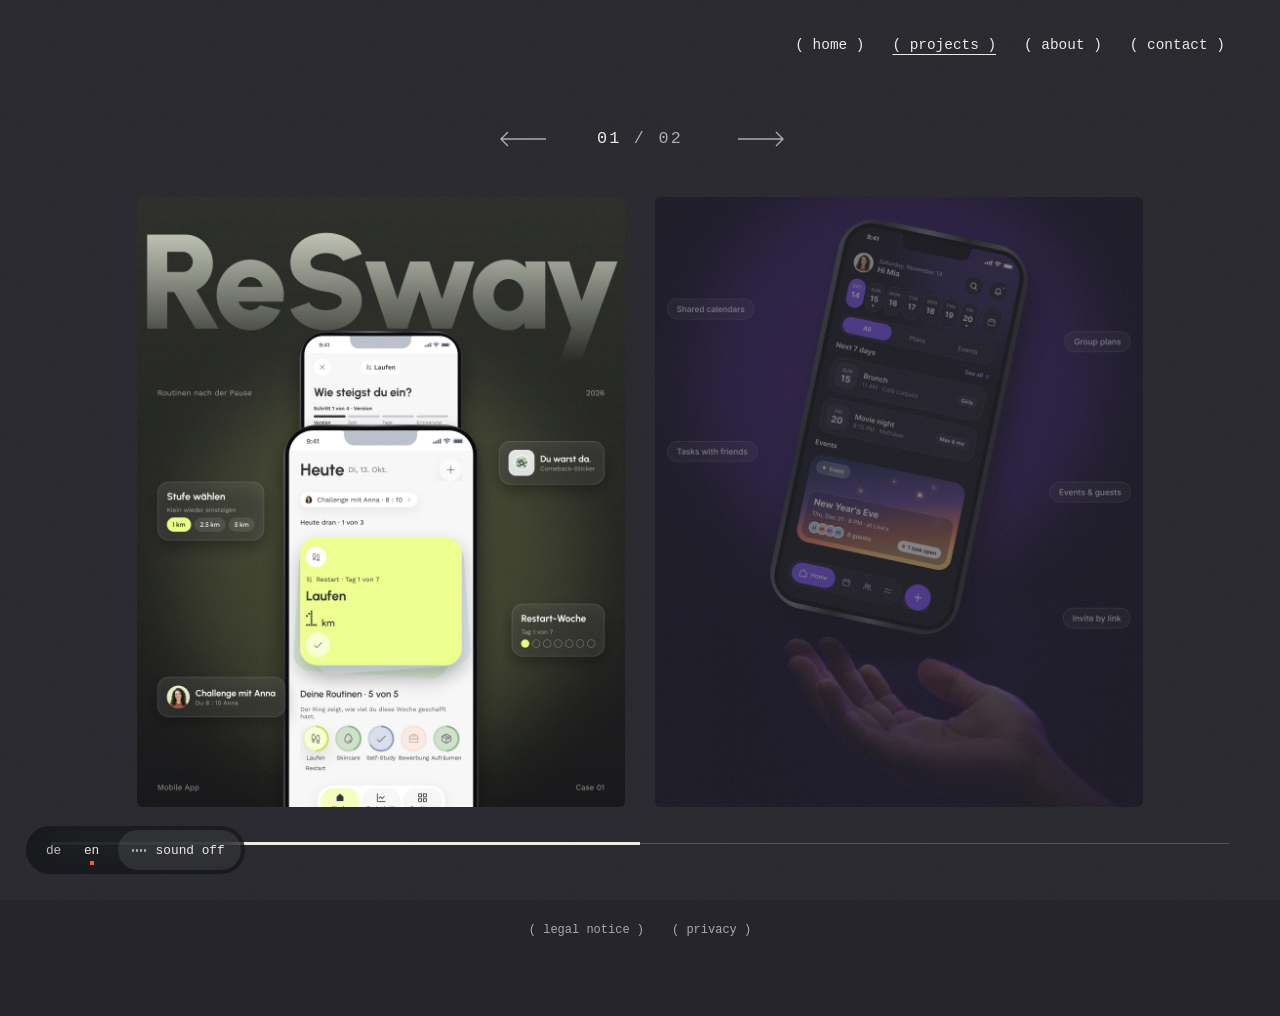
<file: projekte-en.html>
<!DOCTYPE html>
<html lang="en">
<head>
<meta charset="utf-8">
<meta name="tdm-reservation" content="1">
<meta name="viewport" content="width=device-width, initial-scale=1, viewport-fit=cover">
<title>Projects · Valeriia Kulakova</title>
<meta name="description" content="Projects by Valeriia Kulakova, product builder based in Munich: ReSway as a case study, sync. in progress.">
<link rel="stylesheet" href="style.css?v=1a08c175">
<script src="nav.js?v=debee6c0"></script>
<script src="cursor.js?v=5340a399"></script>
</head>
<body class="page-about page-projects">
<a class="skip" href="#inhalt">Skip to content</a>

<header>
  <nav aria-label="Main navigation"><a href="index-en.html">( home )</a><a href="projekte-en.html" aria-current="page">( projects )</a><a href="about-en.html">( about )</a><a href="contact-en.html">( contact )</a></nav>
</header>

<main id="inhalt">
  <h1 class="sr">Projects</h1>

  <!-- Steuerung wie eine Jahreswahl: Pfeile wechseln das aktive Projekt -->
  <div class="pj-ctrl" role="group" aria-label="Choose a project">
    <button class="pj-arrow" type="button" data-dir="-1" aria-label="Previous project"><svg viewBox="0 0 48 16" aria-hidden="true"><path d="M47 8H2M9 1L2 8l7 7"/></svg></button>
    <p class="pj-idx" aria-live="polite"><span class="pj-cur">01</span><span class="pj-sep"> / </span><span class="pj-all">02</span></p>
    <button class="pj-arrow" type="button" data-dir="1" aria-label="Next project"><svg viewBox="0 0 48 16" aria-hidden="true"><path d="M1 8h45M39 1l7 7-7 7"/></svg></button>
  </div>

  <ul class="pj-row">
    <!-- Nur Bilder, kein Text darunter. Beim Darüberfahren oder Antippen wird das Bild unscharf und zeigt Name und Stand -->
    <li class="pj-item is-active">
      <a class="pj-card pj-reveal" href="case-resway-en.html" aria-describedby="pjResStand">
        <span class="pj-media">
          <img src="media/projekte/cover-resway.jpg?v=2" width="2000" height="2500" decoding="async" alt="The word ReSway in large type with two iPhones in front: the “Heute” (Today) screen with the card “Laufen · Restart · 1 km”, and behind it “Wie steigst du ein?” (How do you want to start?). Around them, feature cards: choose a level (1, 2.5 or 5 km), the comeback sticker “Du warst da.” (You showed up.), restart week day 1 of 7, and a challenge with Anna at 8 : 10.">
          <span class="pj-veil" id="pjResStand">
            <span class="pj-veil-n">ReSway</span>
            <span class="pj-veil-t">( view case → )</span>
            <span class="pj-steps">
              <span class="pj-step done"><i aria-hidden="true"></i>research</span>
              <span class="pj-step done"><i aria-hidden="true"></i>design</span>
              <span class="pj-step done"><i aria-hidden="true"></i>test</span>
              <span class="pj-step"><i aria-hidden="true"></i>launch</span>
            </span>
            <span class="sr">Status: research, design and testing done, launch still to come.</span>
          </span>
        </span>
      </a>
    </li>
    <li class="pj-item">
      <article class="pj-card pj-reveal pj-soon" tabindex="0" aria-labelledby="pjSync" aria-describedby="pjSoon">
        <span class="pj-media">
          <img src="media/projekte/cover-sync.jpg?v=6" width="2000" height="2500" decoding="async" alt="An iPhone running sync. hovers just above an open hand: the home screen with a week strip, brunch, a movie night and New Year’s Eve. Around it: Shared calendars, Group plans, Events & guests, Tasks with friends and Invite by link.">
          <span class="pj-veil" id="pjSoon">
            <span class="pj-veil-n" id="pjSync">sync.</span>
            <span class="pj-veil-t">( in progress )</span>
            <span class="pj-steps">
              <span class="pj-step done"><i aria-hidden="true"></i>concept</span>
              <span class="pj-step done"><i aria-hidden="true"></i>prototype</span>
              <span class="pj-step now"><i aria-hidden="true"></i>build</span>
              <span class="pj-step"><i aria-hidden="true"></i>test</span>
            </span>
            <span class="sr">Status: concept and prototype done, build in progress, testing still to come.</span>
          </span>
        </span>
      </article>
    </li>
  </ul>

  <div class="pj-line" aria-hidden="true"><i></i></div>
</main>

<footer class="legal pj-legal"><a href="impressum.html">( legal notice )</a><a href="datenschutz.html">( privacy )</a></footer>

<script src="pixel.js?v=43813e9c"></script>
<script src="sound.js?v=e8028848"></script>
<script>
(function(){
  const reduce=matchMedia('(prefers-reduced-motion: reduce)').matches;
  const items=[...document.querySelectorAll('.page-projects .pj-item')];
  const cur=document.querySelector('.page-projects .pj-cur'), line=document.querySelector('.page-projects .pj-line i');
  let active=0;
  /* Aktives Projekt: hell und voll, das andere leicht gedimmt; die Linie unten zeigt, wo man ist */
  function setActive(i, scroll){
    active=(i+items.length)%items.length;
    items.forEach((el,k)=>el.classList.toggle('is-active',k===active));
    cur.textContent=String(active+1).padStart(2,'0');
    line.style.transform=`translateX(${active*100}%)`; line.style.width=`${100/items.length}%`;
    if(scroll) items[active].scrollIntoView({behavior:reduce?'auto':'smooth',block:'nearest',inline:'center'});
  }
  document.querySelectorAll('.page-projects .pj-arrow').forEach(b=>b.addEventListener('click',()=>setActive(active+Number(b.dataset.dir),true)));
  items.forEach((el,k)=>{ el.addEventListener('pointerenter',()=>setActive(k)); el.addEventListener('focusin',()=>setActive(k)); });
  addEventListener('keydown',e=>{ if(e.target.closest('input,textarea')) return; if(e.key==='ArrowRight') setActive(active+1,true); if(e.key==='ArrowLeft') setActive(active-1,true); });
  setActive(0);

  // Ohne Maus: Karte ohne Link per Antippen aufdecken
  document.querySelectorAll('.page-projects .pj-soon').forEach(c=>c.addEventListener('click',()=>c.classList.toggle('soon-on')));
})();
</script>
</body>
</html>
</file>
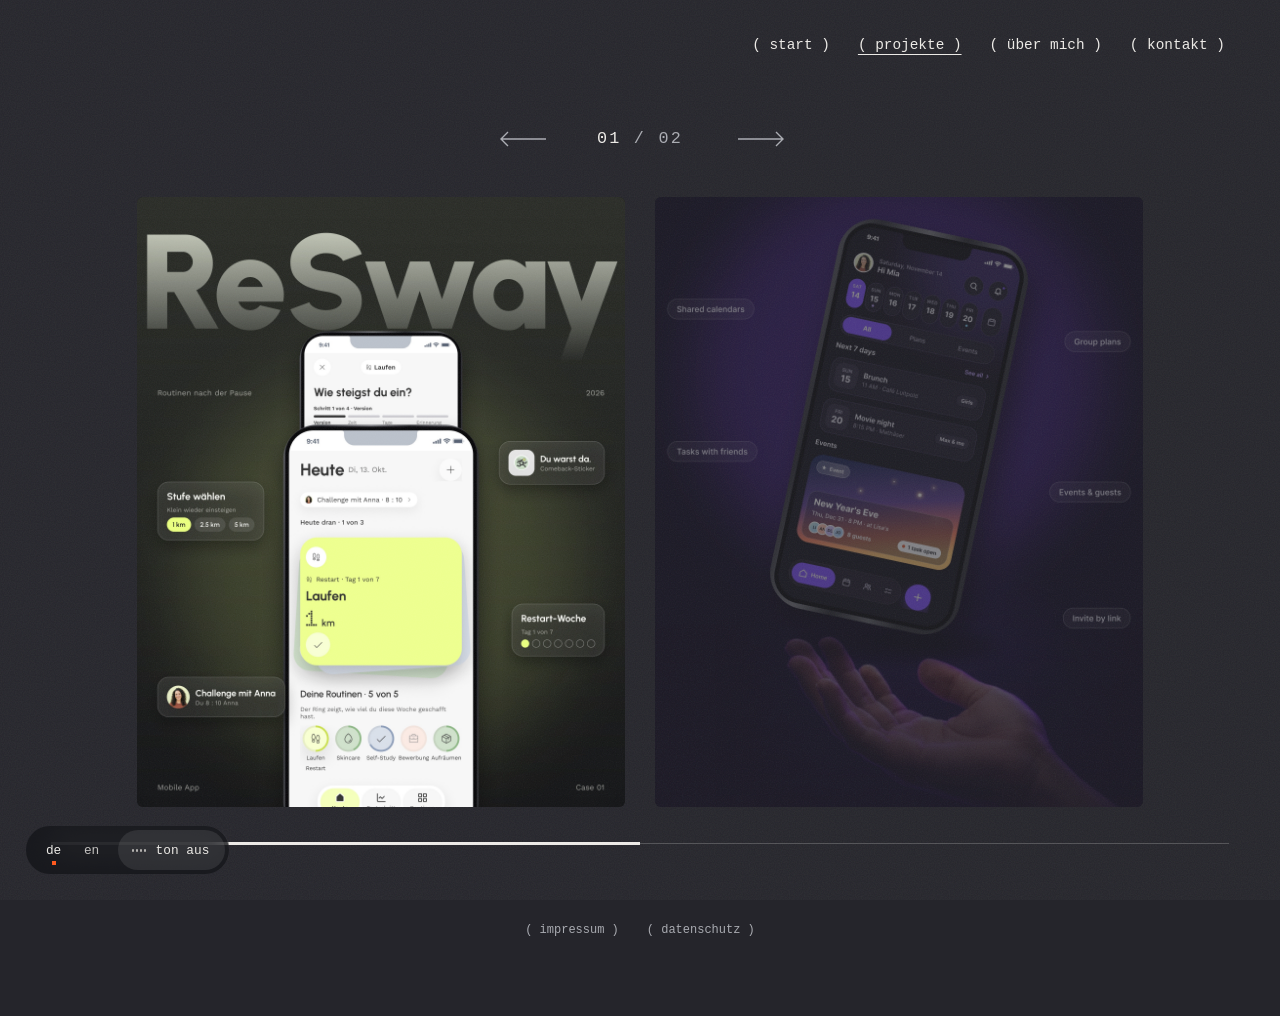
<file: projekte.html>
<!DOCTYPE html>
<html lang="de">
<head>
<meta charset="utf-8">
<meta name="tdm-reservation" content="1">
<meta name="viewport" content="width=device-width, initial-scale=1, viewport-fit=cover">
<title>Projekte · Valeriia Kulakova</title>
<meta name="description" content="Projekte von Valeriia Kulakova, product builder aus München: ReSway als Case, sync. in Arbeit.">
<link rel="stylesheet" href="style.css?v=1a08c175">
<script src="nav.js?v=debee6c0"></script>
<script src="cursor.js?v=5340a399"></script>
</head>
<body class="page-about page-projects">
<a class="skip" href="#inhalt">Zum Inhalt springen</a>

<header>
  <nav aria-label="Hauptnavigation"><a href="index.html">( start )</a><a href="projekte.html" aria-current="page">( projekte )</a><a href="about.html">( über mich )</a><a href="contact.html">( kontakt )</a></nav>
</header>

<main id="inhalt">
  <h1 class="sr">Projekte</h1>

  <!-- Steuerung wie eine Jahreswahl: Pfeile wechseln das aktive Projekt -->
  <div class="pj-ctrl" role="group" aria-label="Projekt wählen">
    <button class="pj-arrow" type="button" data-dir="-1" aria-label="Vorheriges Projekt"><svg viewBox="0 0 48 16" aria-hidden="true"><path d="M47 8H2M9 1L2 8l7 7"/></svg></button>
    <p class="pj-idx" aria-live="polite"><span class="pj-cur">01</span><span class="pj-sep"> / </span><span class="pj-all">02</span></p>
    <button class="pj-arrow" type="button" data-dir="1" aria-label="Nächstes Projekt"><svg viewBox="0 0 48 16" aria-hidden="true"><path d="M1 8h45M39 1l7 7-7 7"/></svg></button>
  </div>

  <ul class="pj-row">
    <!-- Nur Bilder, kein Text darunter. Beim Darüberfahren oder Antippen wird das Bild unscharf und zeigt Name und Stand -->
    <li class="pj-item is-active">
      <a class="pj-card pj-reveal" href="case-resway.html" aria-describedby="pjResStand">
        <span class="pj-media">
          <img src="media/projekte/cover-resway.jpg?v=2" width="2000" height="2500" decoding="async" alt="Großer Schriftzug ReSway, davor zwei iPhones: vorne der Bildschirm „Heute“ mit der Karte „Laufen · Restart · 1 km“, dahinter „Wie steigst du ein?“. Daneben Karten zu den Funktionen: Stufe wählen (1, 2,5 oder 5 km), Comeback-Sticker „Du warst da.“, Restart-Woche Tag 1 von 7 und Challenge mit Anna 8 : 10.">
          <span class="pj-veil" id="pjResStand">
            <span class="pj-veil-n">ReSway</span>
            <span class="pj-veil-t">( case ansehen → )</span>
            <span class="pj-steps">
              <span class="pj-step done"><i aria-hidden="true"></i>research</span>
              <span class="pj-step done"><i aria-hidden="true"></i>design</span>
              <span class="pj-step done"><i aria-hidden="true"></i>test</span>
              <span class="pj-step"><i aria-hidden="true"></i>launch</span>
            </span>
            <span class="sr">Stand: Research, Design und Test fertig, Launch noch offen.</span>
          </span>
        </span>
      </a>
    </li>
    <li class="pj-item">
      <article class="pj-card pj-reveal pj-soon" tabindex="0" aria-labelledby="pjSync" aria-describedby="pjSoon">
        <span class="pj-media">
          <img src="media/projekte/cover-sync.jpg?v=6" width="2000" height="2500" decoding="async" alt="Ein iPhone mit sync. schwebt knapp über einer offenen Hand: die Übersicht mit Wochenleiste, Brunch, Movie night und New Year’s Eve. Daneben die Begriffe Shared calendars, Group plans, Events & guests, Tasks with friends und Invite by link.">
          <span class="pj-veil" id="pjSoon">
            <span class="pj-veil-n" id="pjSync">sync.</span>
            <span class="pj-veil-t">( in progress )</span>
            <span class="pj-steps">
              <span class="pj-step done"><i aria-hidden="true"></i>konzept</span>
              <span class="pj-step done"><i aria-hidden="true"></i>prototyp</span>
              <span class="pj-step now"><i aria-hidden="true"></i>bauen</span>
              <span class="pj-step"><i aria-hidden="true"></i>test</span>
            </span>
            <span class="sr">Stand: Konzept und Prototyp fertig, Bauen läuft, Test noch offen.</span>
          </span>
        </span>
      </article>
    </li>
  </ul>

  <div class="pj-line" aria-hidden="true"><i></i></div>
</main>

<footer class="legal pj-legal"><a href="impressum.html">( impressum )</a><a href="datenschutz.html">( datenschutz )</a></footer>

<script src="pixel.js?v=43813e9c"></script>
<script src="sound.js?v=e8028848"></script>
<script>
(function(){
  const reduce=matchMedia('(prefers-reduced-motion: reduce)').matches;
  const items=[...document.querySelectorAll('.page-projects .pj-item')];
  const cur=document.querySelector('.page-projects .pj-cur'), line=document.querySelector('.page-projects .pj-line i');
  let active=0;
  /* Aktives Projekt: hell und voll, das andere leicht gedimmt; die Linie unten zeigt, wo man ist */
  function setActive(i, scroll){
    active=(i+items.length)%items.length;
    items.forEach((el,k)=>el.classList.toggle('is-active',k===active));
    cur.textContent=String(active+1).padStart(2,'0');
    line.style.transform=`translateX(${active*100}%)`; line.style.width=`${100/items.length}%`;
    if(scroll) items[active].scrollIntoView({behavior:reduce?'auto':'smooth',block:'nearest',inline:'center'});
  }
  document.querySelectorAll('.page-projects .pj-arrow').forEach(b=>b.addEventListener('click',()=>setActive(active+Number(b.dataset.dir),true)));
  items.forEach((el,k)=>{ el.addEventListener('pointerenter',()=>setActive(k)); el.addEventListener('focusin',()=>setActive(k)); });
  addEventListener('keydown',e=>{ if(e.target.closest('input,textarea')) return; if(e.key==='ArrowRight') setActive(active+1,true); if(e.key==='ArrowLeft') setActive(active-1,true); });
  setActive(0);

  // Ohne Maus: Karte ohne Link per Antippen aufdecken
  document.querySelectorAll('.page-projects .pj-soon').forEach(c=>c.addEventListener('click',()=>c.classList.toggle('soon-on')));
})();
</script>
</body>
</html>
</file>
<file: style.css>
/* ==========================================================================
   style.css · Portfolio Valeriia Kulakova
   1  Tokens (ganz oben): gemeinsam, dann je Fläche/Seite
   2  Basis
   3  Startseite (dunkel)      body.page-home
   4  About (hell)             body.page-about
   5  Case ReSway (hell)       body.page-case
   ========================================================================== */

/* ---------- 1 · Tokens ---------- */
:root{
  --font-sans:"Helvetica Neue",Helvetica,Arial,system-ui,sans-serif;
  --font-mono:ui-monospace,"SF Mono",Menlo,Consolas,"Liberation Mono",monospace;
  --gutter:clamp(16px,4vw,56px);
  --ease:cubic-bezier(.2,.8,.2,1);
  --grain:url("data:image/svg+xml,%3Csvg xmlns='http://www.w3.org/2000/svg' width='160' height='160'%3E%3Cfilter id='n'%3E%3CfeTurbulence type='fractalNoise' baseFrequency='.85' numOctaves='2' stitchTiles='stitch'/%3E%3C/filter%3E%3Crect width='100%25' height='100%25' filter='url(%23n)'/%3E%3C/svg%3E");
  /* Flächen, damit auch <html> die richtige Farbe bekommt */
  --surface-dark:#25252b;
  --color-cursor:#ffffff;          /* Ring mit Differenz-Mischung: hell auf dunkel, dunkel auf hell */
  --color-accent-dot:#ff5a1f;      /* oranger Punkt (Zeiger, Ton-Balken) */
  --snd-bg:rgba(14,15,18,.78);     /* Ton-Pille: dunkle Fläche auf allen Seiten */
  --dock-bg:rgba(14,15,18,.62);    /* Sprach-/Ton-Leiste: etwas durchsichtiger, mit Unschärfe (Kontrast bleibt über 4,5:1) */
  --snd-on-bg:rgba(255,90,31,.88); /* Ton an: Orange, leicht durchsichtig */
  --snd-text:#eceae6;
  --snd-inner:rgba(255,255,255,.09);  /* Ton-Pille innerhalb der Sprach-/Ton-Leiste */
  --snd-on-text:#0e0f12;           /* dunkle Schrift auf oranger Ton-Pille (Kontrast ca. 6:1) */
  --surface-light:#c9cacd;
  /* Akzente: Ordner-Hellblau und Orange */
  --color-accent:#ff5a1f;
  --color-accent-blue:#4f9fe6;
  /* Schriftgrößen */
  --text-label:.85rem;
  --text-body:clamp(1rem,.35vw + .9rem,1.15rem);
  --text-lead:clamp(1.3rem,1.2vw + .9rem,1.9rem);
  --text-big:clamp(1.9rem,3.6vw,3.9rem);
  --text-h3:clamp(1.25rem,1.2vw + .8rem,1.6rem);
  /* Abstände */
  --space-1:8px; --space-2:16px; --space-3:24px; --space-4:40px; --space-5:64px; --space-6:clamp(80px,14vh,160px);
  --radius-s:6px; --radius-m:14px; --radius-l:22px;
}
body.page-home{
  --color-bg:#25252b;
  --color-text:#eceae6;
  --color-muted:#a9abb1;
  --color-portrait:#d9d8d5;
  --color-focus:#7cc4f5;
  --color-live:#4ade80;
  --color-panel:#1b1b20;
  --color-panel-line:#3a3b43;
  --color-claim-bg:rgba(37,37,43,.86);
  --shadow-panel:0 24px 60px rgba(0,0,0,.35);
  --color-key:#9fc3ff;
  --color-string:#f4b07a;
  --color-decl:#c9a7ff;
  --folder-back:#4f9fe6;
  --folder-front-top:#8fd0fb;
  --folder-front-bottom:#6fb9f2;
  --folder-edge:#c9e8ff;
  --type-speed:34ms;
  color-scheme:dark;
}
body.page-about{
  --color-bg:#c9cacd;
  --color-text:#0e0f12;
  --color-muted:#3d4047;
  --color-line:rgba(14,15,18,.28);
  --color-portrait:#2a2c31;
  --color-orange:#ff5a1f;
  --color-focus:#2b5fc7;
  --color-ph-bg:#0e0f12;
  --color-ph-text:#c9cacd;
  --entry-gap:clamp(22vh,28vh,36vh);
  color-scheme:light;
}
body.page-projects{
  /* Projektseite ist dunkel in derselben Farbe wie die Startseite (Valeriias Entscheidung, 14.11.2026): dunkel = zeigen, hell = lesen */
  --color-bg:#25252b;
  --color-text:#eceae6;
  --color-muted:#a9abb1;            /* auf #25252b ca. 6,7:1 */
  --color-line:rgba(236,234,230,.22);
  --color-focus:#7cc4f5;
  --pj-dim:.42;                     /* nicht aktives Projekt */
  --pj-pill-line:rgba(236,234,230,.45);
  --pj-badge:#0e0f12;
  --pj-veil:rgba(14,15,18,.38);
  --pj-on-image:#ffffff;
  --pj-step-muted:rgba(255,255,255,.78);   /* offene Schritte auf dem unscharfen Bild */
  --pj-card-w:min(520px,40vw,calc((100svh - 290px) * .8));   /* beide Bilder ganz auf einem Bildschirm */
  color-scheme:dark;
}
body.page-case{
  /* Der Case nutzt das Designsystem von ReSway (Figma · Designsystem) */
  --rs-ink:#303030;
  --rs-paper:#efefef;
  --rs-white:#ffffff;
  --rs-page:#c9cacd;                /* Seitengrau wie About */
  --rs-muted:#3d4047;               /* wie About, 6,9:1 auf Seitengrau */
  --rs-line:rgba(14,15,18,.28);
  --rs-lime:#edff8c;
  --rs-sage:#cfe1ca;
  --rs-surface:#f7f7f7;
  --rs-warm-1:#3a3428;   /* warmer, dunkler Grund für Bühnen und Video */
  --rs-warm-2:#2b2a24;
  --rs-warm-3:#1d1f1c;   /* Hintergrund der App-Screens, für frei gestellte Komponenten */
  --shadow-device:0 30px 60px rgba(14,15,18,.24);   /* Stufe 1: Handys, die auf dem Papier liegen */
  --shadow-float:0 8px 20px rgba(14,15,18,.12);     /* Stufe 2: Dinge, die über der Seite schweben */
  --shadow-dark:0 30px 60px rgba(0,0,0,.45);        /* Stufe 3: Geräte auf dunkler Fläche */
  --color-device-screen:#151618;   /* Handy-Ecke: Bildschirm */
  --color-device-rim:#2a2b2e;      /* Handy-Ecke: Rahmen */
  --color-island:#000000;          /* Handy-Ecke: Dynamic Island */
  --rs-peach:#f6dfd5;
  --rs-blue:#d8dfe9;
  --rs-mist:#d8dfe9;
  --rs-glow:#ff7a45;                /* nur Fläche, Rand, Punkt – nie Textfarbe */
  --rs-r-small:12px; --rs-r-card:24px; --rs-r-large:32px;
  --font-display:var(--font-sans);
  --font-text:var(--font-sans);
  --text-statement:clamp(1.4rem,1.9vw + .5rem,2.5rem);
  --text-title:clamp(1.7rem,2.4vw + .6rem,3.2rem);
  --text-lead-s:clamp(1.05rem,.5vw + .9rem,1.3rem);
  --text-body-mono:.875rem;          /* Fließtext in Mono, überall im Case gleich */
  --text-card-h:1.25rem;             /* Überschriften in Karten, Tests, Learnings */
  --text-lead-sans:1.1rem;           /* kurze Aussagen in Sans unter Beschriftungen */
  --text-quote:clamp(1.4rem,1.6vw + .7rem,2.4rem);
  --text-huge:clamp(2.8rem,6.4vw,6.8rem);
  --text-statement-l:clamp(1.7rem,3.2vw,3.5rem);
  --color-bg:var(--rs-page);
  --color-text:var(--rs-ink);
  --color-muted:var(--rs-muted);
  --color-line:var(--rs-line);
  --color-focus:#2b5fc7;
  --color-ph-bg:#dcdcdc;
  --color-ph-text:#4a4a4a;
  --color-stage:#1f2024;            /* dunkle Bühne für Showreel und Markenbild */
  --color-on-stage:#eceae6;
  --color-on-stage-muted:#a9abb1;
  --color-device:#111214;
  --pw:26%;                          /* Breite der Ecke mit der Figur */
  color-scheme:light;
}
/* Schriften des Designsystems, lokal aus media/fonts/ (fehlen sie, gilt die Systemschrift) */
@font-face{font-family:"Urbanist";src:local("Urbanist"),url("media/fonts/Urbanist-VariableFont_wght.ttf") format("truetype");font-weight:100 900;font-display:swap}
@font-face{font-family:"Work Sans";src:local("Work Sans"),url("media/fonts/WorkSans-VariableFont_wght.ttf") format("truetype");font-weight:100 900;font-display:swap}

/* ---------- 2 · Basis ---------- */
*,*::before,*::after{box-sizing:border-box;margin:0}
html:has(> body.page-home){background:var(--surface-dark)}
html:has(> body.page-about){background:var(--surface-light)}
html:has(> body.page-case){background:var(--surface-light)}
.sr,.px-sr{position:absolute;width:1px;height:1px;overflow:hidden;clip:rect(0 0 0 0);white-space:nowrap}
@media (prefers-reduced-motion:reduce){html{scroll-behavior:auto}}

/* ---------- 3 · Startseite ---------- */
body.page-home{background:var(--color-bg)}
body.page-home{color:var(--color-text);font-family:var(--font-sans);-webkit-font-smoothing:antialiased}
body.page-home .px{display:block;height:100%;width:auto;overflow:visible}
body.page-home .px-sr{position:absolute;width:1px;height:1px;overflow:hidden;clip:rect(0 0 0 0);white-space:nowrap}
body.page-home .skip{position:absolute;left:-9999px;top:8px;z-index:10;background:var(--color-text);color:var(--color-bg);padding:8px 12px;border-radius:4px}
body.page-home .skip:focus{left:8px}
body.page-home a:focus-visible{outline:2px solid var(--color-focus);outline-offset:4px;border-radius:4px}
body.page-home .track{height:400svh;position:relative}
body.page-home .stage{position:sticky;top:0;height:100svh;overflow:hidden}
body.page-home canvas{position:absolute;inset:0;width:100%;height:100%;display:block}
body.page-home header{position:absolute;top:0;left:0;right:0;z-index:3;display:flex;justify-content:flex-end;gap:16px;padding:clamp(16px,2.6vw,32px) var(--gutter);font-size:.95rem;line-height:1.35}
body.page-home header nav a{color:var(--color-text);text-decoration:none}
body.page-home header nav{display:flex;gap:clamp(8px,1.6vw,20px);font-family:var(--font-mono);font-size:.9rem;text-transform:lowercase}
body.page-home header nav a{display:inline-flex;align-items:center;min-height:44px;padding:0 4px}
body.page-home header nav a:hover,body.page-home header nav a[aria-current]{text-decoration:underline;text-underline-offset:4px}
body.page-home .mark{color:var(--color-text);text-decoration:none;font-weight:600}
body.page-home .intro{position:absolute;left:var(--gutter);right:var(--gutter);top:50%;transform:translateY(-50%);z-index:3;display:flex;justify-content:space-between;align-items:center;gap:24px;pointer-events:none;transition:opacity .2s linear}
body.page-home .intro p{max-width:28rem;font-size:clamp(1rem,1.2vw,1.2rem);line-height:1.45;color:var(--color-text)}
body.page-home .intro h1{margin:0;font-size:1rem;width:100%;display:flex;justify-content:space-between;align-items:center}
body.page-home .intro [data-pixel]{display:block;height:clamp(14px,1.5vw,22px)}
body.page-home .intro{flex-direction:column;align-items:stretch}
body.page-home .claim{display:flex;justify-content:space-between;align-items:flex-start;gap:24px;margin-top:clamp(14px,2vh,22px)}
body.page-home .intro .claim-txt{max-width:24ch;font-size:clamp(1rem,1.25vw,1.2rem);line-height:1.4;color:var(--color-text)}
body.page-home .intro .claim-role{max-width:30ch;font-family:var(--font-mono);font-size:.85rem;line-height:1.5;color:var(--color-muted);text-align:right}
body.page-home .hint{position:absolute;right:var(--gutter);bottom:clamp(24px,5vh,48px);z-index:3;font-size:.95rem;color:var(--color-text);display:flex;align-items:center;gap:.7rem;font-family:var(--font-mono);text-transform:lowercase;transition:opacity .2s linear}
body.page-home .sr{position:absolute;width:1px;height:1px;overflow:hidden;clip:rect(0 0 0 0);white-space:nowrap}
body.page-home .typed{font-size:clamp(1.05rem,1.35vw,1.35rem)!important;max-width:30rem!important}
body.page-home .cursor{font-family:var(--font-mono);margin-left:.1em;animation:blink 1s steps(1) infinite}
@media (prefers-reduced-motion:reduce){
body.page-home .cursor{animation:none}
}
body.page-home .folders{position:absolute;inset:0;display:flex;align-items:center;justify-content:center;gap:clamp(48px,10vw,160px);z-index:2;opacity:0;pointer-events:none}
body.page-home .folders.on{pointer-events:auto}
body.page-home .folder{display:flex;flex-direction:column;align-items:center;gap:clamp(10px,1.4vw,18px);color:var(--color-text);text-decoration:none;transition:transform .25s cubic-bezier(.2,.8,.2,1)}
body.page-home .folder svg{width:clamp(88px,8.6vw,132px);height:auto}
body.page-home .folder span{font-size:clamp(.95rem,1.15vw,1.15rem);font-weight:400;letter-spacing:.06em;text-transform:uppercase}
body.page-home .folder:hover{transform:translateY(-4px)}
body.page-home .folder:hover span,body.page-home .folder:focus-visible span{text-decoration:underline;text-underline-offset:5px}
body.page-home .folder.zoom{transform:scale(9)!important;opacity:0;transition:transform .7s cubic-bezier(.7,0,.2,1),opacity .5s .25s}
body.page-home .stage.leaving header,body.page-home .stage.leaving canvas{opacity:0;transition:opacity .4s}
@media (max-width:700px){
body.page-home header{grid-template-columns:1fr auto}
body.page-home .intro{top:auto;bottom:clamp(64px,11vh,96px);transform:none}
body.page-home .intro [data-pixel]{height:14px}
body.page-home .claim{flex-direction:column;gap:8px;margin-top:12px;padding:12px 14px;border-radius:12px;background:var(--color-claim-bg)}
body.page-home .intro .claim-txt{font-size:.95rem;max-width:32ch}
body.page-home .intro .claim-role{text-align:left;max-width:34ch}
body.page-home .hint{display:none}
}
@media (prefers-reduced-motion:reduce){
body.page-home .folder,body.page-home .folder.zoom{transition:none}
}
body.page-home header{justify-content:space-between!important;align-items:center}
body.page-home .badge{display:inline-flex;align-items:center;gap:.6em;margin:0;font-family:var(--font-mono);font-size:.85rem;color:var(--color-text);border:1px solid var(--color-muted);border-radius:999px;padding:.35em .9em}
body.page-home .badge i{width:7px;height:7px;border-radius:50%;background:var(--color-live)}
body.page-home .beat{position:absolute;left:var(--gutter);right:var(--gutter);z-index:2;opacity:0;pointer-events:none}
body.page-home .beat.on{pointer-events:auto}
body.page-home .beat-code{top:44%;display:flex;justify-content:center}
body.page-home .codewin{width:min(640px,100%);background:var(--color-panel);border:1px solid var(--color-panel-line);border-radius:10px;overflow:hidden;box-shadow:var(--shadow-panel)}
body.page-home .codewin-bar{display:flex;align-items:center;gap:12px;padding:10px 14px;border-bottom:1px solid var(--color-panel-line);font-family:var(--font-mono);font-size:.8rem;color:var(--color-muted)}
body.page-home .dots{display:flex;gap:6px}
body.page-home .dots i{width:10px;height:10px;border-radius:50%;background:var(--color-panel-line)}
body.page-home .codewin-file{flex:1}
body.page-home .tabs{display:flex;gap:4px}
body.page-home .tabs button{font:inherit;color:var(--color-muted);background:none;border:1px solid transparent;border-radius:6px;padding:4px 10px;min-height:32px;cursor:pointer}
body.page-home .tabs button[aria-selected="true"]{color:var(--color-text);border-color:var(--color-panel-line)}
body.page-home .tabs button:focus-visible{outline:2px solid var(--color-focus);outline-offset:2px}
body.page-home .code{margin:0;padding:18px 20px 22px;font-family:var(--font-mono);font-size:clamp(.8rem,1.05vw,.95rem);line-height:1.65;color:var(--color-text);white-space:pre;overflow-x:auto;min-height:13.5em}
body.page-home .code .k{color:var(--color-key)}
body.page-home .code .s{color:var(--color-string)}
body.page-home .code .p{color:var(--color-muted)}
body.page-home .code .d{color:var(--color-decl)}
body.page-home .plain{margin:0;padding:18px 20px 22px;font-family:var(--font-mono);font-size:clamp(.8rem,1.05vw,.95rem);line-height:1.65;color:var(--color-text);min-height:13.5em}
body.page-home .plain p{margin:0}
body.page-home .plain p+p{margin-top:.6em;color:var(--color-muted)}
body.page-home .folders{transform-origin:50% 50%}
body.page-home header nav a,body.page-home .badge{white-space:nowrap}
@media (max-width:700px){
body.page-home .badge .loc{display:none}
body.page-home .badge{font-size:.72rem;padding:.3em .7em}
body.page-home header nav{gap:4px}
body.page-home header nav a{font-size:.8rem}
}
/* Handy: vier Navigationspunkte wie auf den Innenseiten – kleiner, enger, bei Platzmangel Umbruch statt Überstand */
@media (max-width:420px){
body.page-home header nav{gap:0;flex-wrap:wrap;justify-content:flex-end}
body.page-home header nav a{font-size:.68rem;padding:0 1px}
}
body.page-home header nav .sound{font:inherit;color:var(--color-muted);background:none;border:0;padding:0 4px;min-height:44px;cursor:pointer}
body.page-home header nav .sound[aria-pressed="true"]{color:var(--color-text)}
body.page-home header nav .sound:hover{text-decoration:underline;text-underline-offset:4px}
body.page-home header nav .sound:focus-visible{outline:2px solid var(--color-focus);outline-offset:2px;border-radius:4px}
body.page-home .beat-code{transform-origin:50% 30%}
@media (max-width:700px){
body.page-home header{flex-wrap:wrap;row-gap:6px}
body.page-home header nav{margin-left:auto}
body.page-home .badge{order:2}
body.page-home header nav .sound{font-size:.8rem}
}
body.page-home .pinbar{position:fixed;z-index:40;top:0;left:0;right:0;display:flex;justify-content:flex-end;padding:4px var(--gutter);background:rgba(37,37,43,.92);backdrop-filter:blur(12px);-webkit-backdrop-filter:blur(12px);box-shadow:0 1px 0 rgba(236,234,230,.12);translate:0 -110%;transition:translate .3s cubic-bezier(.2,.7,.2,1)}
body.page-home .pinbar.on{translate:0 0}
body.page-home .pinbar nav{display:flex;gap:clamp(8px,1.6vw,20px);font-family:var(--font-mono);font-size:.9rem;text-transform:lowercase}
body.page-home .pinbar nav a{display:inline-flex;align-items:center;min-height:44px;padding:0 4px;color:var(--color-text);text-decoration:none}
body.page-home .pinbar nav a:hover,body.page-home .pinbar nav a[aria-current]{text-decoration:underline;text-underline-offset:4px}
body.page-home .pinbar nav a:focus-visible{outline:2px solid var(--color-focus);outline-offset:2px}
@media (max-width:560px){
body.page-home .pinbar{justify-content:center}
body.page-home .pinbar nav{gap:4px}
body.page-home .pinbar nav a{font-size:.8rem}
}
@media (prefers-reduced-motion:reduce){
body.page-home .pinbar{transition:none}
}
body.page-home .legal{position:absolute;left:50%;bottom:clamp(14px,2.4vw,26px);translate:-50% 0;z-index:3;display:flex;padding:0 10px;border-radius:999px;background:rgba(37,37,43,.85);gap:clamp(8px,2vw,20px);font-family:var(--font-mono);font-size:.75rem}
body.page-home .legal a{display:inline-flex;align-items:center;min-height:44px;padding:0 4px;color:var(--color-muted);text-decoration:none}
body.page-home .legal a:hover{color:var(--color-text);text-decoration:underline;text-underline-offset:4px}
body.page-home .legal a{white-space:nowrap}
@media (max-width:560px){
body.page-home .legal{left:auto;right:12px;translate:none;gap:2px;bottom:20px}
body.page-home .legal a{font-size:.68rem;min-height:40px}
}

/* ---------- 4 · About ---------- */
body.page-about{background:var(--color-bg)}
body.page-about .proj{margin:.4em 0 .6em}
body.page-about .proj a{display:inline-flex;align-items:center;gap:12px;color:var(--color-text);text-decoration:none}
body.page-about .proj .wm{height:1.6em;width:auto;color:var(--color-text)}
body.page-about .proj .go{font:13px ui-monospace,"SF Mono",Menlo,monospace;color:var(--color-muted)}
body.page-about .proj a:hover .go{color:var(--color-text)}
body.page-about .proj a:focus-visible{outline:2px solid var(--color-focus);outline-offset:4px;border-radius:4px}
body.page-about .sr{position:absolute;width:1px;height:1px;overflow:hidden;clip:rect(0 0 0 0);white-space:nowrap}
body.page-about{color:var(--color-text);font-family:var(--font-sans);-webkit-font-smoothing:antialiased;line-height:1.5}
body.page-about::after{content:"";position:fixed;inset:0;z-index:20;pointer-events:none;background-image:var(--grain);opacity:.22;mix-blend-mode:multiply}
body.page-about a{color:inherit}
body.page-about a:focus-visible{outline:2px solid var(--color-focus);outline-offset:4px;border-radius:4px}
body.page-about .skip{position:absolute;left:-9999px;top:8px;z-index:30;background:var(--color-text);color:var(--color-bg);padding:8px 12px;border-radius:4px}
body.page-about .skip:focus{left:8px}
body.page-about .sr,body.page-about .px-sr{position:absolute;width:1px;height:1px;overflow:hidden;clip:rect(0 0 0 0);white-space:nowrap}
body.page-about .px{display:block;height:100%;width:auto}
body.page-about #dots{position:fixed;inset:0;width:100%;height:100%;z-index:0;pointer-events:none;will-change:transform,opacity}
body.page-about header{position:absolute;top:0;left:0;right:0;z-index:5;display:flex;justify-content:flex-end;padding:clamp(10px,2vw,24px) var(--gutter)}
body.page-about header nav{display:flex;gap:clamp(8px,1.6vw,20px);font-family:var(--font-mono);font-size:.9rem}
body.page-about header nav a{display:inline-flex;align-items:center;min-height:44px;padding:0 4px;text-decoration:none}
body.page-about header nav a:hover,body.page-about header nav a[aria-current]{text-decoration:underline;text-underline-offset:5px}
body.page-about main{position:relative;z-index:2}
body.page-about .cv{padding:clamp(96px,14vh,140px) var(--gutter) clamp(80px,20vh,200px)}
body.page-about .cv-inner{margin-left:50%;max-width:38rem}
body.page-about .cv h2{font-weight:400;font-size:clamp(1.25rem,1.6vw,1.6rem);letter-spacing:-.01em;line-height:1.2;margin-bottom:clamp(32px,6vh,64px)}
body.page-about .timeline{list-style:none;padding:0;border-left:1px solid var(--color-line)}
body.page-about .timeline>li{position:relative;padding:0 0 var(--entry-gap) clamp(24px,3vw,40px)}
body.page-about .timeline>li:last-child{padding-bottom:0}
body.page-about .timeline>li::before{content:"";position:absolute;left:-5px;top:.35em;width:9px;height:9px;background:var(--color-orange)}
body.page-about .year{font-family:var(--font-mono);font-size:.9rem;letter-spacing:.12em;color:var(--color-muted)}
body.page-about .timeline h3{font-weight:700;font-size:clamp(1.5rem,2.4vw,2.2rem);letter-spacing:-.015em;line-height:1.15;margin-top:.4em}
body.page-about .role{color:var(--color-muted);font-size:1.05rem;margin-top:.25em}
body.page-about .timeline ul{list-style:none;padding:0;margin-top:1.1em}
body.page-about .timeline ul li{position:relative;padding:0 0 .55em 1.3em}
body.page-about .timeline ul li::before{content:"—";position:absolute;left:0;top:0;color:var(--color-muted)}
.js body.page-about .reveal{opacity:0;transform:translateY(28px);transition:opacity .9s var(--ease),transform .9s var(--ease)}
.js body.page-about .reveal.in{opacity:1;transform:none}
body.page-about .contact{padding:clamp(60px,12vh,120px) var(--gutter) clamp(40px,8vh,80px)}
body.page-about .contact-inner{margin-left:50%;max-width:38rem}
body.page-about .contact h2{font-weight:400;font-size:clamp(1.25rem,1.6vw,1.6rem);letter-spacing:-.01em;margin-bottom:.8em}
body.page-about .contact ul{list-style:none;padding:0;font-size:1.1rem}
body.page-about .contact li{padding:.6em 0;border-top:1px solid var(--color-line);display:flex;justify-content:space-between;gap:16px;flex-wrap:wrap}
body.page-about .contact li>span:first-child{font-family:var(--font-mono);font-size:.9rem;color:var(--color-muted)}
body.page-about .ph{font-family:var(--font-mono);font-size:.82rem;color:var(--color-ph-text);background:var(--color-ph-bg);padding:.1em .4em;border-radius:2px}
body.page-about footer{position:relative;z-index:2;padding:24px var(--gutter);font-family:var(--font-mono);font-size:.85rem;color:var(--color-muted);display:flex;justify-content:space-between;gap:16px;flex-wrap:wrap}
@media (max-width:760px){
body.page-about .cv-inner,body.page-about .contact-inner{margin-left:0}
body.page-about .cv,body.page-about .contact{background:linear-gradient(90deg,rgba(201,202,205,.55),rgba(201,202,205,.85))}
}
@media (prefers-reduced-motion:reduce){
.js body.page-about .reveal{opacity:1;transform:none;transition:none}
}
body.page-about .legal{display:flex;justify-content:center;gap:clamp(8px,2vw,20px);font-family:var(--font-mono);font-size:.75rem}
body.page-about .legal{padding:var(--space-3,24px) var(--gutter) var(--space-5,64px)}
body.page-about .legal a{display:inline-flex;align-items:center;min-height:44px;padding:0 4px;text-decoration:none}
body.page-about .legal a{color:var(--color-muted)}
body.page-about .legal a:hover{color:var(--color-text);text-decoration:underline;text-underline-offset:4px}
body.page-about .pinbar{position:fixed;z-index:40;top:0;left:0;right:0;display:flex;justify-content:flex-end;padding:4px var(--gutter);background:rgba(201,202,205,.92);backdrop-filter:blur(12px);-webkit-backdrop-filter:blur(12px);box-shadow:0 1px 0 rgba(14,15,18,.18);translate:0 -110%;transition:translate .3s cubic-bezier(.2,.7,.2,1)}
body.page-about .pinbar.on{translate:0 0}
body.page-about .pinbar nav{display:flex;gap:clamp(8px,1.6vw,20px);font-family:var(--font-mono);font-size:.9rem}
body.page-about .pinbar nav a{display:inline-flex;align-items:center;min-height:44px;padding:0 4px;color:var(--color-text);text-decoration:none;white-space:nowrap}
body.page-about .pinbar nav a:hover,body.page-about .pinbar nav a[aria-current]{text-decoration:underline;text-underline-offset:5px}
body.page-about .pinbar nav a:focus-visible{outline:2px solid var(--color-focus);outline-offset:2px}
@media (max-width:560px){
body.page-about .pinbar{justify-content:center;padding:2px 8px}
body.page-about .pinbar nav{gap:0;font-size:.68rem}
}
@media (prefers-reduced-motion:reduce){
body.page-about .pinbar{transition:none}
}
body.page-about .about-intro{display:grid;grid-template-columns:repeat(2,minmax(0,1fr));gap:clamp(24px,3vw,40px) clamp(24px,3vw,48px);margin:0 0 clamp(56px,9vh,104px);font-family:var(--font-mono);font-size:.9rem;line-height:1.5;color:var(--color-text)}
body.page-about .about-intro p{max-width:34ch}
body.page-about .ai-cap{text-transform:uppercase;letter-spacing:.06em}
body.page-about header nav .sound{font:inherit;color:var(--color-muted);background:none;border:0;padding:0 4px;min-height:44px;cursor:pointer}
body.page-about header nav .sound[aria-pressed="true"]{color:var(--color-text)}
body.page-about header nav .sound:hover{color:var(--color-text)}
body.page-about header nav .sound:focus-visible{outline:2px solid var(--color-focus);outline-offset:2px;border-radius:4px}
body.page-about .skills-h{margin-top:clamp(48px,8vh,96px)}
body.page-about .about-intro.skills{margin-bottom:0}
@media (max-width:760px){body.page-about .about-intro{grid-template-columns:1fr}}
/* Handy: Navigation mit ruhigem Grund, Labels brechen nicht um; Text ohne graue Schleier, damit die Jahreszahl aus Punkten sichtbar bleibt */
body.page-about header nav{flex-wrap:wrap;justify-content:flex-end}
body.page-about header nav a,body.page-about header nav .sound{white-space:nowrap}
@media (max-width:760px){
body.page-about header{background:var(--color-bg);padding:6px var(--gutter)}
body.page-about header nav{gap:0;font-size:.68rem}
body.page-about header nav a,body.page-about header nav .sound{padding:0 1px}
body.page-about .cv,body.page-about .contact{background:none}
}

/* ---------- 4a · Projekte: dunkel, zwei große Titelbilder mittig, Steuerung „← 01 / 02 →“, Pillen darunter ---------- */
html:has(> body.page-projects){background:var(--surface-dark)}
body.page-projects{background:var(--color-bg)}
body.page-projects::after{opacity:.07;mix-blend-mode:screen}
body.page-projects main{position:relative;z-index:2;max-width:1360px;margin:0 auto;padding:clamp(96px,13vh,132px) var(--gutter) var(--space-4);display:flex;flex-direction:column;align-items:center;gap:clamp(28px,4vh,48px)}
body.page-projects .pj-ctrl{display:flex;align-items:center;gap:clamp(20px,4vw,48px);font-family:var(--font-mono);letter-spacing:.14em}
body.page-projects .pj-arrow{width:56px;height:44px;display:grid;place-items:center;background:none;border:0;color:var(--color-muted);cursor:pointer;border-radius:6px}
body.page-projects .pj-arrow svg{width:48px;height:16px;fill:none;stroke:currentColor;stroke-width:1.4}
body.page-projects .pj-arrow:hover{color:var(--color-text)}
body.page-projects .pj-arrow:focus-visible{outline:2px solid var(--color-focus);outline-offset:2px}
body.page-projects .pj-idx{font-size:1.05rem;color:var(--color-muted)}
body.page-projects .pj-cur{color:var(--color-text)}
body.page-projects .pj-row{list-style:none;padding:0;display:flex;justify-content:center;gap:clamp(16px,2.4vw,36px)}
body.page-projects .pj-item{width:var(--pj-card-w);opacity:var(--pj-dim);transition:opacity .4s var(--ease)}
body.page-projects .pj-item.is-active{opacity:1}
body.page-projects .pj-card{display:flex;flex-direction:column;gap:14px;color:var(--color-text);text-decoration:none;outline:none}
body.page-projects .pj-media{position:relative;display:block;aspect-ratio:4/5;border-radius:var(--radius-s);overflow:hidden;isolation:isolate;background:#1a1b1d}
body.page-projects .pj-media img{position:absolute;inset:0;width:100%;height:100%;object-fit:cover;display:block;transition:filter .35s var(--ease),transform .5s var(--ease)}
body.page-projects .pj-reveal:focus-visible .pj-media{outline:2px solid var(--color-focus);outline-offset:4px}
body.page-projects .pj-meta{display:flex;align-items:center;justify-content:space-between;gap:12px;flex-wrap:wrap}
body.page-projects .pj-name{font-size:clamp(1.3rem,1.8vw,1.75rem);font-weight:500;letter-spacing:-.01em}
body.page-projects .pj-pills{display:flex;gap:8px;flex-wrap:wrap}
body.page-projects .pj-pills span{font-family:var(--font-mono);font-size:.74rem;letter-spacing:.1em;text-transform:uppercase;padding:5px 12px;border:1px solid var(--pj-pill-line);border-radius:999px;color:var(--color-text)}
body.page-projects a.pj-card:hover .pj-name{text-decoration:underline;text-underline-offset:6px;text-decoration-thickness:1px}
body.page-projects .pj-line{position:relative;width:min(1180px,100%);height:1px;background:var(--color-line)}
body.page-projects .pj-line i{position:absolute;left:0;top:-1px;height:3px;width:50%;background:var(--color-text);transition:transform .45s var(--ease)}
/* Aufdecken (beide Karten gleich): Bild wird unscharf, in der Mitte Text und Stand in Schritten */
body.page-projects .pj-soon{cursor:default}
body.page-projects .pj-veil-n{font-family:var(--font-sans);font-size:clamp(1.6rem,2.4vw,2.2rem);font-weight:500;letter-spacing:-.01em}
body.page-projects .pj-veil-t{font-size:1rem}
body.page-projects .pj-steps{display:flex;flex-wrap:wrap;justify-content:center;gap:8px 16px;font-size:.78rem;letter-spacing:.06em;color:var(--pj-step-muted)}
body.page-projects .pj-step{display:inline-flex;align-items:center;gap:6px}
body.page-projects .pj-step i{width:9px;height:9px;border:1.5px solid var(--pj-on-image)}
body.page-projects .pj-step.done{color:var(--pj-on-image)}
body.page-projects .pj-step.done i{background:var(--pj-on-image)}
body.page-projects .pj-step.now{color:var(--pj-on-image)}
body.page-projects .pj-step.now i{background:var(--color-accent);border-color:var(--color-accent)}
body.page-projects .pj-veil{position:absolute;inset:0;z-index:4;display:flex;flex-direction:column;align-items:center;justify-content:center;gap:12px;background:var(--pj-veil);color:var(--pj-on-image);font-family:var(--font-mono);font-size:.95rem;letter-spacing:.08em;opacity:0;transition:opacity .3s var(--ease)}
body.page-projects .pj-reveal:hover img,body.page-projects .pj-reveal:focus-visible img,body.page-projects .pj-reveal.soon-on img{filter:blur(12px) saturate(.85);transform:scale(1.06)}
body.page-projects .pj-reveal:hover .pj-veil,body.page-projects .pj-reveal:focus-visible .pj-veil,body.page-projects .pj-reveal.soon-on .pj-veil{opacity:1}
@keyframes pj-blink{0%{opacity:1}50%{opacity:.3}}
@media (prefers-reduced-motion:no-preference){body.page-projects .pj-reveal:hover .pj-step.now i,body.page-projects .pj-reveal.soon-on .pj-step.now i{animation:pj-blink 1s steps(2) infinite}}
body.page-projects .legal a{color:var(--color-muted)}
body.page-projects .legal a:hover{color:var(--color-text)}
@media (prefers-reduced-motion:reduce){
  body.page-projects .pj-item,body.page-projects .pj-media img,body.page-projects .pj-veil,body.page-projects .pj-line i{transition:none}
    }
/* Ohne Maus gibt es kein Dimmen: beide Projekte sind gleich hell */
@media (hover:none){body.page-projects .pj-item{opacity:1}}
@media (max-width:760px){
  body.page-projects .pj-row{flex-direction:column;align-items:stretch;width:100%}
  body.page-projects .pj-item{width:100%;opacity:1}
  body.page-projects .pj-ctrl,body.page-projects .pj-line{display:none}
  body.page-projects header{background:var(--color-bg)}
}

/* ---------- 4b · Kontakt: „HIRE ME“ in der Mitte, Linien zu den Kontaktwegen ---------- */
body.page-contact .map{--stacked:0;position:relative;min-height:100svh;max-width:1440px;margin:0 auto;display:grid;grid-template-columns:minmax(0,1fr) minmax(260px,420px) minmax(0,1fr);grid-template-rows:1fr 1fr;column-gap:clamp(56px,9vw,150px);row-gap:clamp(40px,8vh,96px);align-items:center;padding:clamp(96px,14vh,140px) var(--gutter) clamp(88px,12vh,120px)}
body.page-contact .map-lines{position:absolute;inset:0;width:100%;height:100%;pointer-events:none;overflow:visible}
body.page-contact .ml-path{fill:none;stroke:var(--color-text);stroke-opacity:.32;stroke-width:1.2;transition:stroke-opacity .2s,stroke-width .2s}
body.page-contact .ml-path.hot{stroke-opacity:.85;stroke-width:1.6}
body.page-contact .ml-end{fill:var(--color-text);opacity:.45}
body.page-contact .ml-dot{fill:var(--color-orange);opacity:0}
body.page-contact .hub{grid-column:2;grid-row:1 / span 2;position:relative;z-index:1;text-align:center}
body.page-contact #hireDots{display:block;width:100%;aspect-ratio:4/3;cursor:pointer}
body.page-contact .hub-status{display:inline-flex;align-items:center;gap:10px;margin-top:18px;font-family:var(--font-mono);font-size:.85rem;color:var(--color-muted)}
body.page-contact .hub-status i{width:8px;height:8px;border-radius:50%;background:var(--color-orange)}
body.page-contact .hub-role{max-width:30ch;margin:10px auto 0;font-size:1.05rem;line-height:1.4}
body.page-contact .nodes{display:contents;list-style:none}
body.page-contact .node{position:relative;z-index:1;display:flex;flex-direction:column;gap:4px}
body.page-contact .n-mail{grid-column:1;grid-row:1;align-self:end;align-items:flex-end;text-align:right}
body.page-contact .n-in{grid-column:1;grid-row:2;align-self:start;align-items:flex-end;text-align:right}
body.page-contact .n-cv{grid-column:3;grid-row:1;align-self:end;align-items:flex-start}
body.page-contact .n-case{grid-column:3;grid-row:2;align-self:start;align-items:flex-start}
.map-js body.page-contact .node{opacity:0;transform:translateY(8px);transition:opacity .5s var(--ease),transform .5s var(--ease)}
.map-js body.page-contact .node.in{opacity:1;transform:none}
body.page-contact .node-cap{font-family:var(--font-mono);font-size:.8rem;color:var(--color-muted)}
body.page-contact .node-main{display:inline-flex;align-items:center;gap:10px;min-height:44px;font-size:clamp(1rem,1.3vw,1.2rem);color:var(--color-text);text-decoration:none;overflow-wrap:anywhere}
body.page-contact .node-main:hover span{text-decoration:underline;text-underline-offset:5px}
body.page-contact .ic{width:20px;height:20px;flex:none;fill:none;stroke:currentColor;stroke-width:1.6;stroke-linecap:round;stroke-linejoin:round}
body.page-contact .ic-s{width:16px;height:16px;opacity:.6}
body.page-contact .node-copy{display:inline-flex;align-items:center;gap:6px;min-height:44px;padding:0 2px;border:0;background:none;font-family:var(--font-mono);font-size:.8rem;color:var(--color-muted);cursor:pointer}
body.page-contact .node-copy .ic{width:16px;height:16px}
body.page-contact .node-copy:hover,body.page-contact .node-copy.done{color:var(--color-text)}
body.page-contact .node-main:focus-visible,body.page-contact .node-copy:focus-visible,body.page-contact .map-legal a:focus-visible{outline:2px solid var(--color-focus);outline-offset:3px;border-radius:3px}
body.page-contact .map-msg{position:absolute;left:0;right:0;bottom:64px;text-align:center;font-family:var(--font-mono);font-size:.85rem;color:var(--color-muted);min-height:1.4em}
body.page-contact .map-legal{position:absolute;left:0;right:0;bottom:16px;display:flex;justify-content:center;gap:8px;font-family:var(--font-mono);font-size:.8rem;color:var(--color-muted)}
body.page-contact .map-legal a{display:inline-flex;align-items:center;min-height:44px;padding:0 6px;color:inherit;text-decoration:none}
body.page-contact .map-legal a:hover{color:var(--color-text);text-decoration:underline;text-underline-offset:4px}
@media (max-width:900px){
body.page-contact .map{--stacked:1;display:block;min-height:0;padding:64px var(--gutter) 24px}
body.page-contact .hub{max-width:340px;margin:0 auto 40px}
body.page-contact .nodes{display:flex;flex-direction:column;gap:22px;padding:0 0 0 52px}
body.page-contact .node{align-self:stretch!important;align-items:flex-start!important;text-align:left!important}
body.page-contact .map-msg{position:static;margin-top:20px}
body.page-contact .map-legal{position:static;margin-top:28px}
}

/* ---------- 5 · Case ReSway ---------- */
html:has(> body.page-case){scroll-behavior:smooth}
body.page-case{background:var(--color-bg);color:var(--color-text);font-family:var(--font-text);font-size:var(--text-body);line-height:1.6;-webkit-font-smoothing:antialiased}
body.page-case a{color:inherit}
body.page-case a:focus-visible,body.page-case button:focus-visible{outline:3px solid var(--color-focus);outline-offset:3px;border-radius:6px}
body.page-case .skip{position:absolute;left:-9999px;top:8px;z-index:50;background:var(--rs-ink);color:var(--rs-paper);padding:8px 12px;border-radius:4px}
body.page-case .skip:focus{left:8px}
body.page-case .label{font-family:var(--font-mono);font-size:var(--text-label);color:var(--color-muted);font-weight:400}
body.page-case .ph{font-family:var(--font-mono);font-size:.82em;background:var(--color-ph-bg);color:var(--color-ph-text);padding:.1em .4em;border-radius:3px}
body.page-case .px{display:block;height:100%;width:auto}
body.page-case [data-pixel]{line-height:0}
body.page-case .mk circle{fill:var(--mk-dot,var(--rs-lime))}
body.page-case .float{position:absolute;z-index:2;will-change:transform}
body.page-case .glass-push{display:flex;gap:12px;align-items:flex-start;padding:14px 16px;border-radius:var(--rs-r-card);background:rgba(255,255,255,.55);backdrop-filter:blur(18px) saturate(1.2);-webkit-backdrop-filter:blur(18px) saturate(1.2);border:1px solid rgba(255,255,255,.7);box-shadow:var(--shadow-float);font-size:.9rem;line-height:1.4;color:var(--rs-ink)}
body.page-case .gp-ic{flex:none;width:36px;height:36px;border-radius:10px;background:var(--rs-ink);color:var(--rs-paper);display:grid;place-items:center}
body.page-case .gp-ic .mk{width:24px;height:auto}
body.page-case .gp-txt small{display:block;font-size:12px;opacity:.75}
body.page-case .mini{display:flex;flex-direction:column;align-items:flex-start;gap:6px;background:none;border:0;padding:0;cursor:pointer;color:var(--rs-ink);text-align:left;font:inherit}
body.page-case .mini-lab{font-family:var(--font-mono);font-size:var(--text-label)}
body.page-case .dock{position:fixed;z-index:40;right:16px;bottom:16px;background:rgba(239,239,239,.85);backdrop-filter:blur(12px);-webkit-backdrop-filter:blur(12px);padding:8px 8px 10px;border-radius:16px;box-shadow:var(--shadow-float);transition:opacity .3s,transform .3s var(--ease)}
body.page-case .dock.hide{opacity:0;transform:translateY(20px);pointer-events:none;visibility:hidden}
body.page-case .dock .mini-lab{padding:0 4px}
body.page-case .dock:hover .stage,body.page-case .dock:focus-visible .stage{box-shadow:0 0 0 2px var(--rs-ink)}
/* Handy: Showreel-Karte über der Sprach-/Ton-Leiste, damit sich beide nicht überdecken */
@media (max-width:600px){body.page-case .dock{bottom:calc(clamp(12px,2vw,28px) + 60px)}}
body.page-case .stage{position:relative;display:block;width:100%;aspect-ratio:16/9;border-radius:var(--rs-r-card);overflow:hidden;background:var(--color-stage);perspective:1600px;container-type:size}
body.page-case .stage.small{width:220px;border-radius:var(--rs-r-small)}
body.page-case .stage.big{max-height:76svh}
body.page-case .stage.inline{max-width:1100px;margin:0 auto;aspect-ratio:16/8;border-radius:var(--rs-r-large)}
body.page-case .stage .bg{position:absolute;inset:-6%;width:112%;height:112%;object-fit:cover;filter:blur(26px) grayscale(.75) brightness(.5) contrast(.9)}
body.page-case .stage::after{content:"";position:absolute;inset:0;background:radial-gradient(ellipse at 50% 60%,transparent 0%,rgba(14,15,18,.45) 100%);pointer-events:none}
body.page-case .scene{position:absolute;inset:0;display:grid;place-items:center;opacity:0;transition:opacity .35s;z-index:1}
body.page-case .scene.on{opacity:1}
body.page-case .phone{position:relative;height:82%;aspect-ratio:786/1704;border-radius:5.4cqh;overflow:hidden;background:var(--rs-paper);box-shadow:0 0 0 1.1cqh var(--color-device),0 5cqh 10cqh rgba(0,0,0,.55)}
body.page-case .phone img{position:absolute;inset:0;width:100%;height:100%;object-fit:cover}
body.page-case .on .turn{animation:turn 2.5s cubic-bezier(.3,.1,.3,1) both}
body.page-case .turn img:nth-child(n+2){opacity:0}
body.page-case .on .turn img:nth-child(2){animation:sw2 2.5s steps(1) both}
body.page-case .on .turn img:nth-child(3){animation:sw3 2.5s steps(1) both}
body.page-case .on .lying{animation:lie 2.5s ease-in-out both}
body.page-case .lying img:nth-child(2){opacity:0}
body.page-case .on .lying img:nth-child(2){animation:swdone 2.5s steps(1) both}
body.page-case .on .rise{animation:up 2.5s cubic-bezier(.2,1,.3,1) both}
body.page-case .stage.paused *,body.page-case .stage.still *{animation-play-state:paused!important}
body.page-case .reel-dlg{width:min(1240px,92vw);max-width:none;padding:0;border:0;background:transparent;overflow:visible}
body.page-case .reel-dlg::backdrop{background:rgba(14,15,18,.82)}
body.page-case .reel-cap{margin-top:14px;display:flex;justify-content:space-between;align-items:baseline;gap:var(--space-2)}
body.page-case .reel-cap p{font-size:14px;max-width:62ch;color:var(--color-on-stage)}
body.page-case .reel-cap .lab{font-family:var(--font-mono);font-size:var(--text-label);color:var(--color-on-stage-muted);margin-right:6px}
body.page-case .reel-cap .btns{display:flex;gap:8px;flex:none}
body.page-case .ctl{font-family:var(--font-mono);font-size:var(--text-label);background:none;color:var(--color-on-stage);border:1px solid var(--color-on-stage);border-radius:999px;padding:6px 12px;min-height:36px;cursor:pointer}
body.page-case .sec{padding:var(--space-6) var(--gutter)}
body.page-case .sec.paper{background:var(--rs-page);color:var(--rs-ink)}
body.page-case .sec.ink{background:var(--rs-ink);color:var(--rs-paper)}
body.page-case .sec.ink .label{color:var(--color-on-stage-muted)}
body.page-case .sec.ink a:focus-visible,body.page-case .sec.ink button:focus-visible{outline-color:var(--rs-lime)}
body.page-case .sh{display:grid;grid-template-columns:minmax(0,1.3fr) minmax(0,1fr);gap:clamp(24px,5vw,96px);align-items:start;max-width:1100px;margin:0 auto}
body.page-case .sh h2{font-family:var(--font-display);font-weight:600;font-size:var(--text-huge);line-height:.95;letter-spacing:-.035em}
body.page-case .sh-txt{font-size:var(--text-lead-s);line-height:1.45;max-width:36ch;padding-top:.6em}
body.page-case .facts{display:grid;gap:4px;padding-top:.8em;font-size:.95rem}
body.page-case .facts div{display:flex;gap:8px}
body.page-case .facts dt{color:var(--rs-ink);min-width:6.5em}
body.page-case .facts dt::after{content:" /"}
body.page-case .facts dd{color:var(--rs-muted)}
body.page-case .about2{display:grid;grid-template-columns:minmax(0,1fr) minmax(0,1.9fr);gap:clamp(24px,5vw,96px);max-width:1100px;margin:var(--space-6) auto 0;align-items:start}
body.page-case .stats{display:grid;grid-template-columns:repeat(2,1fr);gap:var(--space-4);max-width:1100px;margin:var(--space-6) auto 0}
body.page-case .stat-lab{display:flex;align-items:center;gap:10px;font-family:var(--font-mono);font-size:var(--text-label);color:var(--rs-muted);padding-bottom:10px;border-bottom:1px solid var(--rs-ink)}
body.page-case .stat-lab i{width:8px;height:8px;border-radius:50%;background:var(--rs-glow);flex:none}
body.page-case .stat-num{margin-top:var(--space-3);height:clamp(64px,8vw,116px);line-height:0}
body.page-case .stat-num .px{color:var(--rs-ink)}
body.page-case .stat-txt{margin-top:var(--space-2);max-width:36ch}
/* Problem: Einleitungssatz klein direkt unter der Überschrift statt rechts daneben */
body.page-case #problem .sh{grid-template-columns:1fr;gap:0}
body.page-case #problem .sh-txt{font-size:.85rem;max-width:60ch;padding-top:var(--space-2);color:var(--rs-muted)}
/* Erfolg messen: Wirkungskette als Zeitstrahl mit Karten, abwechselnd links und rechts, versetzt */
body.page-case .chain{position:relative;max-width:1000px;margin:var(--space-4) auto 0;padding:0;list-style:none;display:grid;grid-template-columns:1fr 1fr;column-gap:clamp(48px,8vw,112px);row-gap:12px}
body.page-case .chain::before{content:"";position:absolute;left:50%;top:28px;bottom:28px;width:1px;background:var(--rs-ink);transform-origin:top}
body.page-case .chain li{position:relative;align-self:start;background:var(--rs-paper);border-radius:14px;padding:var(--space-2) var(--space-3) var(--space-3)}
body.page-case .chain li:nth-child(odd){grid-column:1}
body.page-case .chain li:nth-child(even){grid-column:2}
body.page-case .chain li:nth-child(1){grid-row:1}body.page-case .chain li:nth-child(2){grid-row:2}body.page-case .chain li:nth-child(3){grid-row:3}body.page-case .chain li:nth-child(4){grid-row:4}body.page-case .chain li:nth-child(5){grid-row:5}
body.page-case .chain li::after{content:"";position:absolute;top:24px;width:11px;height:11px;border-radius:50%;border:1.5px solid var(--rs-ink);background:var(--rs-ink);transition:transform .4s cubic-bezier(.2,1.6,.4,1)}
body.page-case .chain li:nth-child(odd)::after{right:calc(-1 * clamp(48px,8vw,112px) / 2 - 6px)}
body.page-case .chain li:nth-child(even)::after{left:calc(-1 * clamp(48px,8vw,112px) / 2 - 6px)}
body.page-case .chain li.ch-open::after{background:var(--rs-page)}
body.page-case .ch-n{display:block;font-family:var(--font-sans);font-weight:300;font-size:1.8rem;line-height:1;letter-spacing:-.02em;color:var(--rs-ink)}
body.page-case .chain h3{margin-top:10px;font-family:var(--font-sans);font-weight:500;letter-spacing:-.02em;font-size:1.15rem;line-height:1.2}
body.page-case .chain p{margin-top:6px;font-family:var(--font-mono);font-size:.85rem;line-height:1.5;color:var(--rs-muted)}
body.page-case .chain .ch-foot{margin-top:var(--space-2);padding-top:10px;border-top:1px solid var(--rs-line);color:var(--rs-ink)}
body.page-case .chain .ch-foot .label{display:block;margin-bottom:4px;font-size:.75rem}
body.page-case .chain .ch-ns .ch-foot{font-family:var(--font-sans);font-weight:500;font-size:1rem;letter-spacing:-.015em;line-height:1.35}
.js body.page-case .chain::before{transform:scaleY(0);transition:transform 1.4s var(--ease)}
.js body.page-case .chain li::after{transform:scale(0)}
.js body.page-case .chain.in::before{transform:scaleY(1)}
.js body.page-case .chain.in li::after{transform:scale(1)}
body.page-case .chain li:nth-child(2)::after{transition-delay:.3s}body.page-case .chain li:nth-child(3)::after{transition-delay:.6s}body.page-case .chain li:nth-child(4)::after{transition-delay:.9s}body.page-case .chain li:nth-child(5)::after{transition-delay:1.2s}
/* Desk Research: zwei Spalten, deren Linien in die Lücke münden */
body.page-case .desk{max-width:1100px;margin:var(--space-5) auto 0}
body.page-case .desk-cols{display:grid;grid-template-columns:1fr 1fr;gap:var(--space-4);margin-top:var(--space-2)}
body.page-case .desk-cols > div{border-top:1px solid var(--rs-ink);padding-top:12px}
body.page-case .desk-t{margin-top:8px;font-family:var(--font-sans);font-weight:500;letter-spacing:-.015em;font-size:1.1rem;line-height:1.35;max-width:34ch}
body.page-case .desk-lines{display:block;width:100%;height:auto;margin-top:var(--space-2);overflow:visible}
body.page-case .desk-lines path{fill:none;stroke:var(--rs-ink);stroke-width:1.5}
body.page-case .desk-lines circle{fill:var(--rs-ink)}
body.page-case .desk-lines .dl-end{fill:var(--rs-lime);stroke:var(--rs-ink);stroke-width:2}
.js body.page-case .desk-lines path{stroke-dasharray:var(--len);stroke-dashoffset:var(--len);transition:stroke-dashoffset 1.2s var(--ease)}
.js body.page-case .desk-lines.in path{stroke-dashoffset:0}
.js body.page-case .desk-lines .dl-end{transform:scale(0);transform-origin:500px 120px;transform-box:view-box;transition:transform .5s 1.1s cubic-bezier(.2,1.6,.4,1)}
.js body.page-case .desk-lines.in .dl-end{transform:scale(1)}
body.page-case .desk-gap{text-align:center;margin-top:12px}
body.page-case .desk-q{margin:6px auto 0;font-family:var(--font-sans);font-weight:500;letter-spacing:-.03em;font-size:var(--text-quote);line-height:1.15}
body.page-case .desk-s{margin-top:8px;font-family:var(--font-mono);font-size:.85rem;color:var(--rs-muted)}
@media (max-width:760px){
body.page-case .desk-cols{grid-template-columns:1fr;gap:var(--space-3)}
body.page-case .desk-lines{display:none}
body.page-case .desk-gap{text-align:left;margin-top:var(--space-3);border-top:1px solid var(--rs-ink);padding-top:12px}
}
@media (max-width:900px){
body.page-case .chain{grid-template-columns:1fr;padding-left:28px}
body.page-case .chain::before{left:5px}
body.page-case .chain li:nth-child(n){grid-column:1;grid-row:auto;margin-top:0}
body.page-case .chain li:nth-child(n)::after{left:-28px;right:auto}
}
@media (prefers-reduced-motion:reduce){
.js body.page-case .chain::before,.js body.page-case .chain li::after,.js body.page-case .desk-lines .dl-end{transform:none;transition:none}
.js body.page-case .desk-lines path{stroke-dashoffset:0;transition:none}
}
@media (max-width:900px){
}
/* Umfrage-Zahlen: drei Spalten in einer Reihe, wie Problem / Herausforderung / Strategie */
body.page-case .ri{max-width:1100px;margin:var(--space-5) auto 0;display:grid;grid-template-columns:repeat(3,minmax(0,1fr));gap:var(--space-2) var(--space-4)}
body.page-case .ri-head{grid-column:1/-1;font-family:var(--font-mono);font-size:var(--text-label);color:var(--rs-muted)}
body.page-case .ri-row{display:flex;flex-direction:column;border-top:1px solid var(--rs-ink);padding-top:12px}
body.page-case .ri .stat{display:flex;flex-direction:column}
body.page-case .ri-t{display:contents}
body.page-case .ri .stat-lab{order:-1;border-bottom:0;padding-bottom:0}
body.page-case .ri .stat-num{margin-top:12px;height:clamp(32px,3vw,44px)}
body.page-case .ri .stat-txt{margin-top:10px;font-size:.85rem;max-width:32ch}
body.page-case .dotbar{display:flex;gap:3px;margin-top:10px;max-width:200px}
body.page-case .dotbar i{flex:1;aspect-ratio:1;max-width:8px;border-radius:50%;border:1px solid var(--rs-ink);transition:background .15s linear}
body.page-case .dotbar i.on{background:var(--rs-ink)}
body.page-case .ri-go{align-self:flex-start;display:inline-flex;align-items:center;min-height:44px;margin-top:4px;font-family:var(--font-mono);font-size:var(--text-label);color:var(--rs-ink);text-decoration:none;white-space:nowrap}
body.page-case .ri-go:hover{text-decoration:underline;text-underline-offset:4px}
body.page-case .ri-go:focus-visible{outline:2px solid var(--color-focus);outline-offset:4px;border-radius:4px}
@media (max-width:760px){
body.page-case .ri{grid-template-columns:1fr;gap:var(--space-3)}
}
body.page-case .pauseline{max-width:1100px;margin:var(--space-5) auto 0}
body.page-case .pauseline svg{display:block;width:100%;height:auto;overflow:visible}
body.page-case .pauseline path{fill:none;stroke:var(--rs-ink);stroke-width:10;stroke-linecap:round}
body.page-case .pauseline .pl-pause{stroke:var(--rs-muted);stroke-dasharray:1 22;stroke-width:12}
body.page-case .pauseline .pl-dot{fill:var(--rs-lime);stroke:var(--rs-ink);stroke-width:4}
body.page-case .pl-cap{display:grid;grid-template-columns:38% 26% 1fr;font-family:var(--font-mono);font-size:var(--text-label);color:var(--rs-muted);margin-top:8px}
.js body.page-case .pauseline .pl-run,.js body.page-case .pauseline .pl-back{stroke-dasharray:var(--len);stroke-dashoffset:var(--len);transition:stroke-dashoffset 1.1s var(--ease)}
.js body.page-case .pauseline .pl-back{transition-delay:.9s}
.js body.page-case .pauseline .pl-dot{transform:scale(0);transform-origin:940px 24px;transform-box:view-box;transition:transform .5s 1.8s cubic-bezier(.2,1.6,.4,1)}
.js body.page-case .pauseline.in .pl-run,.js body.page-case .pauseline.in .pl-back{stroke-dashoffset:0}
.js body.page-case .pauseline.in .pl-dot{transform:scale(1)}
body.page-case .bigquote{max-width:1100px;margin:var(--space-5) auto 0;display:grid;grid-template-columns:minmax(0,1fr) minmax(0,1.9fr);gap:clamp(24px,5vw,96px)}
body.page-case .bigquote p,body.page-case .bigquote footer{grid-column:2}
body.page-case .bigquote p{font-family:var(--font-display);font-size:var(--text-quote);line-height:1.2;font-weight:500;max-width:30ch}
body.page-case .bigquote footer{margin-top:10px;font-family:var(--font-mono);font-size:var(--text-label);color:var(--rs-muted)}
body.page-case .proc-rows{list-style:none;padding:0;border-top:1px solid var(--rs-line)}
body.page-case .proc-rows li{display:grid;grid-template-columns:minmax(80px,.6fr) minmax(0,2fr);gap:var(--space-3);padding:var(--space-3) 0;border-bottom:1px solid var(--rs-line)}
body.page-case .proc-rows h3{font-family:var(--font-display);font-size:var(--text-h3);font-weight:600}
body.page-case .proc-rows p{margin-top:4px;color:var(--rs-muted)}
body.page-case .path4{display:block;width:100%;max-width:1100px;height:auto;margin:var(--space-5) auto 0;overflow:visible}
body.page-case .path4 path{fill:none;stroke:var(--rs-paper);stroke-width:6;stroke-linecap:round}
body.page-case .path4 circle{fill:var(--rs-ink);stroke:var(--rs-paper);stroke-width:4}
.js body.page-case .path4 path{stroke-dasharray:var(--len);stroke-dashoffset:var(--len);transition:stroke-dashoffset 1.6s var(--ease)}
.js body.page-case .path4.in path{stroke-dashoffset:0}
body.page-case .turns{list-style:none;padding:0;display:grid;grid-template-columns:repeat(4,1fr);gap:var(--space-3);max-width:1100px;margin:var(--space-3) auto 0}
body.page-case .turns li{border-top:1px solid rgba(239,239,239,.35);padding-top:var(--space-2)}
body.page-case .tn{display:block;height:22px;color:var(--rs-lime);margin-bottom:12px}
body.page-case .turns h3,body.page-case .learn h3{font-family:var(--font-display);font-size:var(--text-h3);line-height:1.2;font-weight:600;margin-bottom:.5em}
body.page-case .turns p{font-size:.95rem}
body.page-case .voices{display:grid;grid-template-columns:1fr 1fr;gap:var(--space-4);max-width:1100px;margin:var(--space-5) auto 0}
body.page-case .voices blockquote{border-left:3px solid var(--rs-glow);padding-left:1.2em}
body.page-case .voices p{font-family:var(--font-display);font-size:var(--text-lead-s);line-height:1.35;font-weight:500}
body.page-case .voices footer{margin-top:.6em;font-family:var(--font-mono);font-size:var(--text-label);color:var(--color-on-stage-muted)}
body.page-case figcaption{font-size:.95rem}
body.page-case .bt{margin:0;border-radius:var(--rs-r-large);overflow:hidden;position:relative;min-height:340px;display:flex;flex-direction:column}
body.page-case .bt figcaption{position:absolute;left:var(--space-3);bottom:var(--space-2);font-family:var(--font-mono);font-size:var(--text-label)}
body.page-case .corner{position:relative;flex:1;min-height:300px;margin:var(--space-4) 0 0 var(--space-4);border-radius:56px 0 0 0;background:var(--color-device-screen);box-shadow:inset 0 0 0 8px var(--color-device-rim);overflow:hidden}
body.page-case .c-time{position:absolute;left:44px;top:26px;color:var(--rs-white);font-weight:600;font-size:18px}
body.page-case .c-isl{position:absolute;left:170px;top:18px;width:110px;height:32px;border-radius:999px;background:var(--color-island)}
body.page-case .c-app{position:absolute;left:40px;top:96px;display:flex;flex-direction:column;align-items:center;gap:8px}
body.page-case .c-ic{width:86px;height:86px;border-radius:22px;background:var(--rs-lime);color:var(--rs-ink);display:grid;place-items:center;--mk-dot:var(--rs-ink)}
body.page-case .c-ic .mk{width:56%;height:auto}
body.page-case .c-name{color:var(--rs-white);font-size:13px}
.js body.page-case .mk-anim path{clip-path:inset(0 100% 0 0);transition:clip-path 1.4s var(--ease)}
.js body.page-case .mk-anim circle{transform:translateY(60px) scale(0);transform-box:fill-box;transform-origin:center;transition:transform .7s 1.2s cubic-bezier(.2,1.6,.4,1)}
.js body.page-case .mk-anim.in path{clip-path:inset(0 0 0 0)}
.js body.page-case .mk-anim.in circle{transform:none}
body.page-case .at{margin:0;position:relative;overflow:hidden;border-radius:var(--rs-r-large);min-height:460px;display:flex;flex-direction:column;justify-content:flex-end}
body.page-case .at figcaption{position:relative;z-index:2;padding:var(--space-3);max-width:40ch;font-size:.95rem}
body.page-case .at figcaption b{display:block;font-family:var(--font-display);font-size:1.25rem;font-weight:600}
body.page-case .dev{position:absolute;width:min(280px,46%);aspect-ratio:786/1704;border-radius:13% / 6%;overflow:hidden;box-shadow:0 0 0 8px var(--color-device),var(--shadow-device);background:var(--rs-paper)}
body.page-case .dev img{display:block;width:100%;height:100%;object-fit:cover}
body.page-case .at-mood{grid-column:span 2;background:var(--rs-ink);color:var(--rs-paper);justify-content:space-between}
body.page-case .mood-bg{position:absolute;inset:0;width:100%;height:100%;object-fit:cover;filter:grayscale(.2) brightness(.85)}
body.page-case .at-mood .glass-push{position:relative;z-index:2;margin:var(--space-3) var(--space-2) 0;max-width:none}
body.page-case .proto{max-width:1100px;margin:0 auto}
body.page-case .proto .shot{display:grid;grid-template-columns:minmax(220px,340px) 1fr;gap:clamp(24px,6vw,96px);align-items:center}
body.page-case .proto .device{border-radius:clamp(28px,4vw,44px);overflow:hidden;box-shadow:0 0 0 clamp(5px,.7vw,9px) var(--color-device),var(--shadow-device);background:var(--rs-paper)}
body.page-case .proto .device img{display:block;width:100%;height:auto}
body.page-case .proto .count{font-family:var(--font-mono);font-size:var(--text-label);color:var(--rs-muted)}
body.page-case .proto .shot h3{font-family:var(--font-display);font-size:var(--text-h3);font-weight:600;margin:.3em 0 .5em}
body.page-case .proto-nav{display:flex;gap:10px;flex-wrap:wrap;margin-top:var(--space-3)}
body.page-case .btn{font-family:var(--font-mono);font-size:var(--text-label);background:none;color:var(--rs-ink);border:1px solid var(--rs-ink);border-radius:999px;padding:8px 14px;min-height:44px;cursor:pointer}
body.page-case .btn:disabled{opacity:.4;cursor:default}
body.page-case .dots{display:flex;gap:6px;margin-top:var(--space-2);flex-wrap:wrap}
body.page-case .dots button{width:28px;height:28px;border-radius:50%;border:1px solid var(--rs-ink);background:none;font-family:var(--font-mono);font-size:11px;color:var(--rs-ink);cursor:pointer}
body.page-case .dots button[aria-current="step"]{background:var(--rs-ink);color:var(--rs-paper)}
body.page-case .ba-list{max-width:1100px;margin:var(--space-6) auto 0;display:grid;gap:var(--space-5)}
body.page-case .ba{display:grid;grid-template-columns:minmax(0,1fr) minmax(0,1fr) minmax(0,1.3fr);gap:clamp(16px,3vw,48px);align-items:center;border-top:1px solid rgba(239,239,239,.25);padding-top:var(--space-4)}
body.page-case .ba figure{margin:0}
body.page-case .ba .dev{position:relative;width:auto;max-width:260px;margin:0 auto;border-radius:clamp(20px,2.6vw,36px);box-shadow:0 0 0 clamp(4px,.5vw,7px) var(--color-device)}
body.page-case .ba .dev img{height:auto}
body.page-case .ba .tagline{display:block;text-align:center;margin-top:12px;font-family:var(--font-mono);font-size:var(--text-label);color:var(--color-on-stage-muted)}
body.page-case .ba .after .tagline{color:var(--rs-lime)}
body.page-case .ba h3{font-family:var(--font-display);font-size:var(--text-h3);font-weight:600}
body.page-case .ba .tn{margin-bottom:12px}
body.page-case .ba p{margin-top:.5em;font-size:.95rem}
body.page-case .kept{max-width:1100px;margin:var(--space-5) auto 0;border-top:1px solid rgba(239,239,239,.25);padding-top:var(--space-2)}
body.page-case .cols4{list-style:none;padding:0;display:grid;grid-template-columns:repeat(4,1fr);gap:var(--space-3);max-width:1100px;margin:var(--space-5) auto 0}
body.page-case .cols4 li{border-top:1px solid var(--rs-ink);padding-top:var(--space-2);font-size:.95rem}
body.page-case .cols4 .label{display:block;margin-bottom:6px;color:var(--rs-ink)}
body.page-case .learn{list-style:none;padding:0;display:grid;grid-template-columns:repeat(3,1fr);gap:var(--space-4);max-width:1100px;margin:var(--space-5) auto 0}
body.page-case .learn li{border-top:1px solid rgba(239,239,239,.35);padding-top:var(--space-2)}
body.page-case .learn-tag{display:block;margin:6px 0 4px;color:var(--color-on-stage-muted)}
body.page-case .learn.learn2{grid-template-columns:repeat(2,minmax(0,1fr))}
body.page-case .next{max-width:1100px;margin:var(--space-5) auto 0}
body.page-case .next .label{font-size:var(--text-label);font-weight:400;color:var(--color-on-stage-muted)}
body.page-case .next ol{list-style:none;padding:0;margin:var(--space-2) 0 0;display:grid;grid-template-columns:repeat(3,minmax(0,1fr));gap:var(--space-4)}
body.page-case .next li{border-top:1px solid rgba(239,239,239,.35);padding-top:12px;display:flex;flex-direction:column;gap:6px}
body.page-case .next-n{font-family:var(--font-mono);font-size:var(--text-label);color:var(--color-on-stage-muted)}
body.page-case .next b{font-family:var(--font-sans);font-weight:500;letter-spacing:-.02em;font-size:1.15rem}
body.page-case .next li > span:last-child{font-family:var(--font-mono);font-size:.85rem;line-height:1.5;color:var(--color-on-stage-muted)}
@media (max-width:760px){body.page-case .learn.learn2,body.page-case .next ol{grid-template-columns:1fr}}
body.page-case .about-cta{display:flex;flex-wrap:wrap;gap:12px;margin-top:var(--space-3)}
body.page-case .about-cta a{display:inline-flex;align-items:center;min-height:44px;font-family:var(--font-mono);font-size:var(--text-label);border:1px solid var(--rs-ink);border-radius:999px;padding:0 14px;text-decoration:none}
body.page-case .about-cta a:hover{background:var(--rs-ink);color:var(--rs-paper)}
body.page-case .site-foot{padding:var(--space-3) var(--gutter);padding-right:calc(var(--gutter) + 250px);font-family:var(--font-mono);font-size:var(--text-label);color:var(--rs-muted);background:var(--rs-page);display:flex;justify-content:space-between;gap:var(--space-2);flex-wrap:wrap;border-top:1px solid var(--rs-line)}
.js body.page-case .rv{opacity:0;translate:0 22px;transition:opacity .8s var(--ease),translate .8s var(--ease),transform .5s var(--ease)}
.js body.page-case .rv.rv-l{translate:-40px 0}
.js body.page-case .rv.rv-r{translate:40px 0}
.js body.page-case .rv.in{opacity:1;translate:none}
body.page-case .sh h2{font-family:var(--font-sans);font-weight:500;letter-spacing:-.045em;line-height:.95}
body.page-case .sh-txt,body.page-case .stat-txt,body.page-case .proc-rows p,body.page-case .turns p,body.page-case .ba p,body.page-case .cols4 p,body.page-case .learn p,body.page-case .at figcaption,body.page-case .offset p,body.page-case .proto .shot p{font-family:var(--font-mono);font-size:.92rem;line-height:1.55;letter-spacing:0}
body.page-case .at figcaption b,body.page-case .proc-rows h3,body.page-case .turns h3,body.page-case .learn h3,body.page-case .ba h3,body.page-case .proto .shot h3,body.page-case .bigquote p,body.page-case .voices p{font-family:var(--font-sans);font-weight:500;letter-spacing:-.025em}
body.page-case .offset{max-width:1100px;margin:var(--space-5) auto 0;padding-left:min(24%,320px)}
body.page-case .offset p{max-width:46ch}
body.page-case .offset p+p{margin-top:1.1em}
@media (max-width:760px){
body.page-case .offset{padding-left:0}
}
@media (max-width:1000px){
body.page-case .turns,body.page-case .cols4{grid-template-columns:1fr 1fr}
body.page-case .bt,body.page-case .at{grid-column:span 2!important;grid-row:auto!important}
body.page-case .ba{grid-template-columns:1fr 1fr}
body.page-case .ba .ba-txt{grid-column:1/-1}
}
@media (max-width:760px){
body.page-case .dock .stage.small{width:150px}
body.page-case .stage.inline,body.page-case .stage.big{aspect-ratio:4/5}
body.page-case .reel-cap{flex-direction:column}
body.page-case .sh,body.page-case .about2,body.page-case .bigquote{grid-template-columns:1fr}
body.page-case .bigquote p,body.page-case .bigquote footer{grid-column:1}
body.page-case .stats,body.page-case .voices,body.page-case .learn,body.page-case .turns,body.page-case .cols4{grid-template-columns:1fr}
body.page-case .proto .shot{grid-template-columns:1fr}
body.page-case .proto .device{max-width:280px}
body.page-case .at{min-height:420px}
body.page-case .pl-cap{grid-template-columns:1fr 1fr 1fr}
body.page-case .site-foot{padding-right:var(--gutter);padding-bottom:120px}
}
@media (prefers-reduced-motion:reduce){
html:has(> body.page-case){scroll-behavior:auto}
body.page-case .scene{transition:none}
.js body.page-case .rv{opacity:1;transform:none;translate:none;transition:none}
.js body.page-case .pauseline .pl-run,.js body.page-case .pauseline .pl-back,.js body.page-case .path4 path{stroke-dashoffset:0;transition:none}
.js body.page-case .mk-anim path{clip-path:none;transition:none}
.js body.page-case .pauseline .pl-dot,.js body.page-case .mk-anim circle{transform:none;transition:none}
}
body.page-case .slot-row{list-style:none;display:flex;justify-content:space-between;gap:var(--space-2);flex-wrap:wrap;padding:0;margin:0}
body.page-case .slot{display:flex;flex-direction:column;align-items:center;gap:12px;flex:1 1 0;min-width:96px}
body.page-case .r-dot{display:grid;place-items:center;width:clamp(72px,10vw,132px);aspect-ratio:1;border-radius:50%;color:var(--rs-ink);box-shadow:none}
body.page-case .r-dot svg{width:38%;height:38%}
body.page-case .r-name{font-family:var(--font-mono);font-size:.92rem}
@media (max-width:760px){
body.page-case .slot-row{gap:6px;flex-wrap:nowrap}
body.page-case .slot{min-width:0}
body.page-case .r-dot{width:56px}
body.page-case .r-name{font-size:.7rem}
}
body.page-case .wheel-g{transform-origin:100px 100px;transform:rotate(var(--rot,0deg));transition:transform .15s linear}
@media (prefers-reduced-motion:reduce){
body.page-case .wheel-g{transition:none}
}
body.page-case .demo-btn{display:inline-flex;align-items:center;gap:10px;min-height:48px;margin-top:6px;padding:0 20px 0 8px;border:0;border-radius:999px;background:var(--rs-ink);color:var(--rs-white);font:inherit;font-size:.95rem;cursor:pointer}
body.page-case .demo-btn:focus-visible{outline:3px solid var(--color-focus);outline-offset:3px}
body.page-case .demo-dlg{width:auto}
body.page-case .demo-box{height:min(78svh,900px);aspect-ratio:834/1716;margin:0 auto;border-radius:clamp(28px,4vw,44px);overflow:hidden;background:var(--rs-paper);box-shadow:0 0 0 8px var(--color-device)}
body.page-case .demo-box video{display:block;width:100%;height:100%;object-fit:cover}
body.page-case .demo-dlg .reel-cap{max-width:560px;margin-inline:auto}
body.page-case .ba-more{list-style:none;padding:0;margin:0;display:grid;grid-template-columns:repeat(2,minmax(0,1fr));gap:var(--space-4)}
body.page-case .ba-more li{display:grid;grid-template-columns:56px minmax(0,1fr);gap:var(--space-2);border-top:1px solid rgba(239,239,239,.25);padding-top:var(--space-3)}
body.page-case .ba-more .tn{height:28px}
body.page-case .ba-more h3{font-family:var(--font-sans);font-weight:500;letter-spacing:-.025em;font-size:1.3rem}
body.page-case .ba-more p{margin-top:.4em;font-family:var(--font-mono);font-size:.92rem;line-height:1.55}
@media (max-width:760px){
body.page-case .ba-more{grid-template-columns:1fr}
}
body.page-case .hero3{background:var(--rs-page);color:var(--rs-ink);padding:0 var(--gutter) var(--space-5)}
body.page-case .h3-top{display:flex;justify-content:space-between;align-items:center;gap:16px;flex-wrap:wrap;padding:var(--space-2) 0}
body.page-case .h3-logo{line-height:0;width:clamp(120px,11vw,168px)}
body.page-case .h3-logo .wm{width:100%;height:auto;color:var(--rs-ink)}
body.page-case .h3-top nav{display:flex;gap:clamp(8px,1.6vw,20px);font-family:var(--font-mono);font-size:.9rem}
body.page-case .h3-top nav a{display:inline-flex;align-items:center;min-height:44px;padding:0 4px;text-decoration:none}
body.page-case .h3-top nav a:hover,body.page-case .h3-top nav a[aria-current]{text-decoration:underline;text-underline-offset:5px}
body.page-case .stage.hero-stage{max-width:1100px;aspect-ratio:16/7.2}
body.page-case .h3-meta{display:grid;grid-template-columns:repeat(4,1fr);gap:var(--space-2);margin-top:var(--space-5);font-size:.85rem}
body.page-case .h3-meta div{border-top:1px solid var(--rs-ink);padding-top:8px}
body.page-case .h3-meta dt{font-family:var(--font-mono);font-size:12px}
body.page-case .h3-meta dd{margin-top:2px}
@media (max-width:760px){
body.page-case .stage.hero-stage{aspect-ratio:4/5}
body.page-case .h3-meta{grid-template-columns:repeat(2,1fr)}
}
body.page-case .demo-btn{display:inline-flex;align-items:center;gap:.6em;min-height:44px;margin:0;padding:0 1.1em;border:1px solid var(--rs-ink);border-radius:999px;background:transparent;color:var(--rs-ink);font-family:var(--font-mono);font-size:.85rem;cursor:pointer;transition:background .2s,color .2s}
body.page-case .demo-btn i{width:0;height:0;border-left:8px solid currentColor;border-top:5px solid transparent;border-bottom:5px solid transparent}
body.page-case .demo-btn:hover{background:var(--rs-ink);color:var(--rs-paper)}
body.page-case .quote-row{max-width:1100px;margin:var(--space-5) auto 0;display:grid;grid-template-columns:minmax(0,1fr) minmax(0,1.4fr);gap:clamp(24px,5vw,96px);align-items:center}
body.page-case .quote-row .at{min-height:520px;grid-column:auto}
body.page-case .quote-row .bigquote{margin:0;display:block}
body.page-case .quote-row .bigquote p,body.page-case .quote-row .bigquote footer{grid-column:auto}
@media (max-width:760px){
body.page-case .quote-row{grid-template-columns:1fr}
body.page-case .quote-row .at{min-height:460px}
}
body.page-case .apps2{max-width:1100px;margin:var(--space-6) auto 0;display:grid;grid-template-columns:repeat(12,minmax(0,1fr));column-gap:var(--space-3);row-gap:var(--space-6);align-items:start}
body.page-case .apps2 .at{min-height:0}
@media (max-width:760px){
body.page-case .apps2{grid-template-columns:1fr;row-gap:var(--space-5)}
}
body.page-case .apps2 img{filter:grayscale(1);transition:filter .7s var(--ease)}
body.page-case .apps2 figure:hover img,body.page-case .apps2 figure.colored img{filter:none}
body.page-case .fig-band{position:relative;height:clamp(240px,28vw,360px);overflow:hidden;border-top:1px solid var(--rs-line);border-bottom:1px solid var(--rs-line);background:var(--rs-page)}
body.page-case .fig-band .panel{position:absolute;inset:0;background:transparent;z-index:2}
body.page-case .fig-band #stage{position:absolute;inset:0;width:100%;height:100%}
body.page-case .fb-marquee{position:absolute;left:0;top:50%;translate:0 -50%;display:flex;white-space:nowrap;font-family:var(--font-sans);font-weight:500;letter-spacing:-.04em;font-size:clamp(3rem,8vw,7.5rem);color:var(--rs-line);animation:fbm 40s linear infinite;z-index:1}
body.page-case .fb-marquee span{padding-right:.4em}
body.page-case .fb-cap{position:absolute;left:var(--gutter);bottom:var(--space-2);z-index:3}
@media (prefers-reduced-motion:reduce){
body.page-case .fb-marquee{animation:none}
body.page-case .apps2 img{transition:none}
}
body.page-case .hero-stage{cursor:pointer}
body.page-case .hero-stage:focus-visible{outline:3px solid var(--color-focus);outline-offset:4px}
body.page-case .result{max-width:1100px;margin:var(--space-5) auto 0;border-top:1px solid rgba(239,239,239,.25);padding-top:var(--space-3)}
body.page-case .result .label{color:var(--rs-lime)}
body.page-case .result ul{list-style:none;padding:0;margin:var(--space-2) 0 0;display:grid;grid-template-columns:repeat(3,minmax(0,1fr));gap:var(--space-3)}
body.page-case .result li{font-family:var(--font-sans);font-weight:500;letter-spacing:-.02em;font-size:clamp(1.1rem,1.6vw,1.4rem);line-height:1.3}
body.page-case .dec4{list-style:none;padding:0;max-width:1100px;margin:var(--space-5) auto 0;display:grid;grid-template-columns:repeat(4,minmax(0,1fr));gap:var(--space-3)}
body.page-case .dec4 li{border-top:1px solid rgba(239,239,239,.25);padding-top:12px;font-size:1.1rem;line-height:1.3}
body.page-case .dec4 b{display:block;font-family:var(--font-sans);font-weight:500;letter-spacing:-.03em;font-size:clamp(1.4rem,2.2vw,2rem);color:var(--rs-paper)}
body.page-case .dec4 .label{display:block;margin-top:8px;color:var(--color-on-stage-muted)}
@media (max-width:760px){
body.page-case .result ul,body.page-case .dec4{grid-template-columns:1fr}
}
body.page-case .h3-meta{grid-template-columns:repeat(5,1fr)}
body.page-case .meta-sub{display:block;margin-top:2px;font-family:var(--font-mono);font-size:12px;color:var(--rs-muted)}
@media (max-width:760px){
body.page-case .h3-meta{grid-template-columns:repeat(2,1fr)}
}
body.page-case .cols4.cols5{grid-template-columns:repeat(5,minmax(0,1fr))}
body.page-case .ai-skill{display:block;margin-bottom:10px;font-family:var(--font-sans);font-weight:500;letter-spacing:-.015em;font-size:1.05rem;line-height:1.25;color:var(--rs-ink)}
body.page-case .ai-tools ul{list-style:none;padding:0;margin:0;display:grid;gap:6px}
body.page-case .ai-tools ul li{border:0;padding:0 0 0 14px;position:relative;font-family:var(--font-mono);font-size:.85rem;line-height:1.5;color:var(--rs-muted)}
body.page-case .ai-tools ul li::before{content:"";position:absolute;left:0;top:.6em;width:5px;height:5px;border-radius:50%;background:var(--rs-ink)}
body.page-case .not-del{max-width:1100px;margin:var(--space-4) auto 0;padding-top:var(--space-2);border-top:1px solid var(--rs-ink);font-family:var(--font-sans);font-weight:500;letter-spacing:-.02em;font-size:clamp(1.1rem,1.8vw,1.5rem);line-height:1.3}
body.page-case .not-del .label{display:block;margin-bottom:6px;font-weight:400;letter-spacing:0}
@media (max-width:1000px){
body.page-case .cols4.cols5{grid-template-columns:repeat(2,minmax(0,1fr))}
}
@media (max-width:760px){
body.page-case .cols4.cols5{grid-template-columns:1fr}
}
body.page-case .fig-band{height:clamp(150px,16vw,200px)}
body.page-case .fb-marquee{font-size:clamp(2rem,4.5vw,4rem)}
body.page-case .site-foot a{display:inline-flex;align-items:center;min-height:44px;padding:0 4px}
body.page-case .h3-top nav .sound{font:inherit;color:var(--rs-muted);background:none;border:0;padding:0 4px;min-height:44px;cursor:pointer}
body.page-case .h3-top nav .sound[aria-pressed="true"]{color:var(--rs-ink)}
body.page-case .h3-top nav .sound:hover{color:var(--rs-ink)}
body.page-case .h3-top nav .sound:focus-visible{outline:2px solid var(--color-focus);outline-offset:2px;border-radius:4px}
body.page-case .label{text-transform:none}
body.page-case .cp-photo{position:relative;min-height:520px;border-radius:var(--rs-r-large);overflow:hidden;display:grid;place-items:center}
body.page-case .cp-bg{position:absolute;inset:-6%;width:112%;height:112%;object-fit:cover;filter:blur(18px) saturate(.8)}
body.page-case .cp-appcard{position:relative;display:flex;align-items:center;gap:var(--space-3);padding:var(--space-3) var(--space-5) var(--space-3) var(--space-3);border-radius:var(--rs-r-large);background:rgba(48,48,48,.55);border:1px solid rgba(239,239,239,.16);backdrop-filter:blur(14px);-webkit-backdrop-filter:blur(14px);color:var(--rs-paper)}
body.page-case .cp-ic{display:grid;place-items:center;width:84px;height:84px;border-radius:24%;background:var(--rs-lime);color:var(--rs-ink);--mk-dot:var(--rs-ink)}
body.page-case .cp-ic .mk{width:58%;height:auto}
body.page-case .cp-txt b{display:block;font-family:"Urbanist",var(--font-sans);font-weight:700;font-size:1.4rem}
body.page-case .cp-txt span{font-family:var(--font-mono);font-size:.85rem;color:var(--color-on-stage-muted)}
body.page-case .cp-txt{display:flex;flex-direction:column;align-items:flex-start;gap:2px}
body.page-case .cp-ic{width:104px;height:104px}
body.page-case .preview{padding:0 var(--gutter) var(--space-6);background:var(--rs-page)}
body.page-case .preview .cp-photo{max-width:1100px;margin:0 auto;min-height:clamp(380px,42vw,560px)}
body.page-case .cp-tagline{margin-top:6px;font-family:var(--font-mono);font-size:.85rem;color:var(--rs-paper)}
body.page-case .facts{max-width:1100px;margin:var(--space-5) auto 0;display:grid;grid-template-columns:repeat(4,minmax(0,1fr));gap:var(--space-4)}
body.page-case .facts div{border-top:1px solid var(--rs-ink);padding-top:12px}
body.page-case .facts dt{font-family:var(--font-mono);font-size:var(--text-label);color:var(--rs-muted)}
body.page-case .facts dd{margin:8px 0 0;font-family:var(--font-sans);font-weight:500;letter-spacing:-.015em;font-size:1.1rem;line-height:1.35}
body.page-case .feats{list-style:none;padding:0;max-width:1100px;margin:var(--space-5) auto 0;display:grid;gap:var(--space-6)}
body.page-case .feat{display:grid;grid-template-columns:minmax(0,1fr) minmax(0,2fr);gap:clamp(24px,5vw,80px);align-items:center}
body.page-case .feat:nth-child(even) .feat-txt{order:2}
body.page-case .feat-n{font-family:var(--font-mono);font-size:var(--text-label);color:var(--rs-muted)}
body.page-case .feat h3{margin-top:8px;font-family:var(--font-sans);font-weight:500;letter-spacing:-.035em;line-height:1.05;font-size:clamp(1.8rem,3vw,2.8rem)}
body.page-case .feat p{margin-top:12px;font-family:var(--font-mono);font-size:.95rem;line-height:1.6;max-width:36ch}
body.page-case .feat-img{display:block;width:100%;height:auto;border-radius:var(--rs-r-large)}
@media (max-width:900px){
body.page-case .feat{grid-template-columns:1fr}
body.page-case .feat:nth-child(even) .feat-txt{order:0}
body.page-case .facts{grid-template-columns:repeat(2,minmax(0,1fr))}
}
@media (max-width:560px){
body.page-case .facts{grid-template-columns:1fr}
}
body.page-case .feat:nth-child(even){grid-template-columns:minmax(0,2fr) minmax(0,1fr)}
body.page-case .feat p{font-size:.92rem}
@media (max-width:900px){
body.page-case .feat:nth-child(even){grid-template-columns:1fr}
}
body.page-case .h3-kick{display:flex;justify-content:space-between;align-items:center;gap:var(--space-2);flex-wrap:wrap;margin:var(--space-3) 0 var(--space-2)}
body.page-case .h3-meta{margin-top:var(--space-4)}
body.page-case .h3-meta dt{color:var(--rs-muted);font-size:var(--text-label)}
body.page-case .facts{grid-template-columns:repeat(3,minmax(0,1fr));align-items:start}
body.page-case .facts div{display:flex;flex-direction:column}
body.page-case .facts dd{max-width:30ch}
@media (max-width:900px){
body.page-case .facts{grid-template-columns:1fr}
}
body.page-case .vi-grid{max-width:1100px;margin:0 auto;display:grid;grid-template-columns:1fr 1fr;gap:var(--space-2);min-height:clamp(520px,48vw,720px)}
body.page-case .vi-txt{background:var(--rs-ink);color:var(--rs-paper);border-radius:var(--rs-r-large);padding:clamp(28px,4vw,64px);display:flex;flex-direction:column;justify-content:flex-end;gap:var(--space-3)}
body.page-case .vi-lead{font-family:var(--font-sans);font-weight:400;letter-spacing:-.02em;line-height:1.2;font-size:clamp(1.6rem,2.6vw,2.5rem)}
body.page-case .vi-mute{color:var(--color-on-stage-muted)}
body.page-case .vi-img{position:relative;margin:0;border-radius:var(--rs-r-large);overflow:hidden}
body.page-case .vi-img img{position:absolute;inset:0;width:100%;height:100%;object-fit:cover;object-position:32% 50%}
body.page-case .vi-tag{position:absolute;color:var(--rs-white);font-family:var(--font-sans);font-weight:300;font-size:clamp(1rem,1.5vw,1.4rem);text-shadow:0 1px 12px rgba(14,15,18,.35)}
body.page-case .vi-c{left:50%;top:50%;translate:-50% -50%;padding:14px 40px;border:1px solid rgba(255,255,255,.55);border-radius:999px}
body.page-case .vi-l{left:var(--space-3);bottom:var(--space-3)}
body.page-case .vi-r{right:var(--space-3);bottom:var(--space-3)}
@media (max-width:900px){
body.page-case .vi-grid{grid-template-columns:1fr}
body.page-case .vi-img{min-height:420px}
}
body.page-case .pv-row{max-width:1100px;margin:0 auto;display:grid;grid-template-columns:minmax(0,1fr) minmax(0,2fr);gap:var(--space-2)}
body.page-case .pv-row .cp-photo{max-width:none;margin:0}
body.page-case .pv-icon{position:relative;border-radius:var(--rs-r-large);background:var(--rs-mist);overflow:hidden;min-height:clamp(380px,42vw,560px)}
body.page-case .pv-icon .corner{position:absolute;left:var(--space-4);right:0;top:var(--space-4);bottom:0;margin:0;min-height:0}
@media (max-width:900px){
body.page-case .pv-row{grid-template-columns:1fr}
body.page-case .pv-icon{min-height:360px}
}
body.page-case .ov-intro{max-width:1100px;margin:var(--space-5) auto 0;display:grid;grid-template-columns:auto minmax(0,1fr);gap:clamp(24px,6vw,120px);align-items:center}
body.page-case .ov-txt{font-family:var(--font-sans);font-weight:500;letter-spacing:-.02em;font-size:var(--text-lead-s);line-height:1.4;max-width:30ch;color:var(--rs-paper)}
body.page-case .flowvid{margin:0;display:flex;flex-direction:column;align-items:flex-start;gap:var(--space-2);padding:clamp(16px,3vw,40px) 0;color:var(--rs-paper)}
body.page-case .fv-dev{width:min(300px,70vw);aspect-ratio:834/1716;border-radius:clamp(28px,4vw,44px);overflow:hidden;background:var(--rs-paper);box-shadow:0 0 0 8px var(--color-device),var(--shadow-dark)}
body.page-case .fv-dev video{display:block;width:100%;height:100%;object-fit:cover}
body.page-case .flowvid .feat-n{color:var(--color-on-stage-muted)}
body.page-case .flowvid h3{margin-top:8px;font-family:var(--font-sans);font-weight:500;letter-spacing:-.035em;line-height:1.05;font-size:clamp(1.8rem,3vw,2.8rem)}
body.page-case .flowvid p{margin-top:12px;font-family:var(--font-mono);font-size:.92rem;line-height:1.6;color:var(--color-on-stage-muted);max-width:36ch}
body.page-case .fv-dev{position:relative}
body.page-case .fv-dev video{cursor:pointer}
body.page-case .fv-btn{position:absolute;left:50%;bottom:18px;translate:-50% 0;width:44px;height:44px;display:grid;place-items:center;padding:0;border:0;border-radius:50%;background:rgba(14,15,18,.55);color:var(--rs-paper);cursor:pointer;opacity:.75;transition:opacity .2s}
body.page-case .fv-btn svg{width:18px;height:18px;fill:currentColor}
body.page-case .fv-btn .i-play,body.page-case .fv-btn.is-paused .i-pause{display:none}
body.page-case .fv-btn.is-paused .i-play{display:inline}
body.page-case .fv-btn.is-paused,body.page-case .fv-dev:hover .fv-btn{opacity:1}
body.page-case .fv-btn:focus-visible{outline:2px solid var(--color-focus);outline-offset:3px;opacity:1}
@media (max-width:900px){
body.page-case .flowvid{grid-template-columns:1fr}
}
body.page-case .vi-grid{grid-template-columns:1fr 1fr;min-height:clamp(560px,56vw,820px)}
body.page-case .vi-txt{justify-content:space-between;padding:clamp(28px,3.4vw,56px)}
body.page-case .vi-pill{align-self:flex-start;display:inline-flex;align-items:center;gap:14px;padding:8px 8px 8px 22px;border-radius:999px;background:rgba(239,239,239,.08);font-family:var(--font-sans);font-size:1rem}
body.page-case .vi-pill-ic{display:grid;place-items:center;width:40px;height:40px;border-radius:50%;background:var(--rs-paper);color:var(--rs-ink);--mk-dot:var(--rs-ink)}
body.page-case .vi-pill-ic .mk{width:62%;height:auto}
body.page-case .vi-lead{margin-bottom:clamp(40px,8vw,140px);font-size:clamp(1.6rem,2.3vw,2.4rem);line-height:1.22}
body.page-case .vi-photo{position:absolute;inset:0;width:100%;height:100%;display:block}
/* Läufer-Foto im selben weichen Stil wie das Stimmungsbild (.cp-bg) */
body.page-case .vi-photo{transform:scale(1.05);filter:blur(5px) saturate(.85)}
body.page-case .sec.warm{background:var(--rs-ink);color:var(--rs-paper)}
body.page-case .sec.warm .sh-txt,body.page-case .sec.warm .feat p{color:var(--color-on-stage-muted)}
body.page-case .sec.warm .feat-n{color:var(--color-on-stage-muted)}
body.page-case .sec.warm .sh h2,body.page-case .sec.warm .feat h3{color:var(--rs-paper)}
body.page-case .feat-img{border-radius:0}
body.page-case .flowvid{background:none;padding:0}
body.page-case .vi-txt{background:var(--rs-ink)}
body.page-case::after{content:"";position:fixed;inset:0;z-index:20;pointer-events:none;background-image:var(--grain);opacity:.22;mix-blend-mode:multiply}
@media (max-width:900px){
body.page-case .vi-grid{grid-template-columns:minmax(0,1fr) minmax(0,1.1fr);gap:8px;min-height:0}
body.page-case .vi-txt{padding:16px 14px 18px;gap:20px;border-radius:var(--rs-r-card)}
body.page-case .vi-pill{gap:8px;padding:5px 5px 5px 12px;font-size:.78rem}
body.page-case .vi-pill-ic{width:26px;height:26px}
body.page-case .vi-lead{margin-bottom:0;font-size:1rem;line-height:1.3}
body.page-case .vi-img{min-height:0;border-radius:var(--rs-r-card)}
body.page-case .vi-l,body.page-case .vi-r{display:none}
body.page-case .vi-c{font-size:.8rem;padding:6px 12px;white-space:nowrap}
body.page-case .pv-row{grid-template-columns:minmax(0,1fr) minmax(0,2fr);gap:8px}
body.page-case .pv-icon{min-height:240px;border-radius:var(--rs-r-card)}
body.page-case .pv-icon .corner{left:14px;top:14px;border-radius:32px 0 0 0;box-shadow:inset 0 0 0 5px var(--color-device-rim)}
body.page-case .c-time{left:20px;top:14px;font-size:12px}
body.page-case .c-isl{display:none}
body.page-case .c-app{left:16px;top:48px;gap:4px}
body.page-case .c-ic{width:52px;height:52px;border-radius:14px}
body.page-case .c-name{font-size:10px}
body.page-case .pv-row .cp-photo{min-height:240px;border-radius:var(--rs-r-card)}
body.page-case .cp-appcard{gap:10px;padding:10px 14px 10px 10px;border-radius:var(--rs-r-card)}
body.page-case .cp-ic{width:52px;height:52px}
body.page-case .cp-txt b{font-size:1rem}
body.page-case .cp-txt span,body.page-case .cp-tagline{font-size:.68rem}
body.page-case .ov-intro{grid-template-columns:minmax(0,1fr) minmax(0,1.15fr);gap:16px}
body.page-case .ov-txt{font-size:.95rem}
body.page-case .fv-dev{width:100%;max-width:100%;box-shadow:0 0 0 5px var(--color-device),var(--shadow-dark)}
body.page-case .flowvid h3{font-size:1.15rem}
body.page-case .flowvid p{font-size:.78rem}
body.page-case .feat,body.page-case .feat:nth-child(even){gap:12px;align-items:center}
body.page-case .feat{grid-template-columns:minmax(0,1fr) minmax(0,1.6fr)}
body.page-case .feat:nth-child(even){grid-template-columns:minmax(0,1.6fr) minmax(0,1fr)}
body.page-case .feat:nth-child(even) .feat-txt{order:2}
body.page-case .feat h3,body.page-case .flowvid h3,body.page-case .vi-lead{hyphens:auto;-webkit-hyphens:auto;overflow-wrap:break-word}
body.page-case .feat h3{font-size:1.15rem}
body.page-case .feat p{font-size:.78rem;line-height:1.5}
body.page-case .feats{gap:var(--space-5)}
}
body.page-case .h3-top nav{flex-wrap:wrap}
body.page-case .h3-top nav a,body.page-case .h3-top nav .sound{white-space:nowrap}
@media (max-width:420px){
body.page-case .h3-top nav{gap:0;font-size:.68rem}
body.page-case .h3-top nav a,body.page-case .h3-top nav .sound{padding:0 1px}
}
body.page-case .demo-btn{display:inline-flex;align-items:center;gap:.45em;min-height:44px;padding:0 4px;border:0;border-radius:0;background:none;color:var(--rs-ink);font-family:var(--font-mono);font-size:.9rem;cursor:pointer}
body.page-case .demo-btn:hover{background:none;color:var(--rs-ink)}
body.page-case .demo-btn i{width:0;height:0;border-left:8px solid currentColor;border-top:5px solid transparent;border-bottom:5px solid transparent;transition:border-left-color .2s}
body.page-case .demo-btn:hover i{border-left-color:var(--rs-glow)}
body.page-case .c-ic,body.page-case .cp-ic{scale:calc(1 + var(--beat, 0) * .06)}
body.page-case .feat-img,body.page-case .fv-dev,body.page-case .ba-list img,body.page-case .vi-photo{transition:transform .5s var(--ease)}
@media (hover:hover){
body.page-case .feat:hover .feat-img,body.page-case .flowvid:hover .fv-dev,body.page-case .ba-list figure:hover img,body.page-case .vi-img:hover .vi-photo{transform:scale(1.03)}
body.page-case .vi-img:hover .vi-photo{transform:scale(1.08)}
}
body.page-case .feat-img:active,body.page-case .ba-list img:active{transform:scale(1.03)}
body.page-case .rail{position:fixed;z-index:30;left:14px;top:50%;translate:0 -50%;display:flex;flex-direction:column;gap:2px;padding:8px 6px;border-radius:14px;box-shadow:var(--shadow-float);background:rgba(201,202,205,.9);backdrop-filter:blur(10px);-webkit-backdrop-filter:blur(10px);font-family:var(--font-mono);font-size:.78rem;opacity:0;pointer-events:none;transition:opacity .3s}
body.page-case .rail.on{opacity:1;pointer-events:auto}
body.page-case .rail a{display:flex;align-items:center;gap:10px;min-height:32px;padding:0 6px;color:var(--rs-ink);text-decoration:none;border-radius:8px}
body.page-case .rail i{flex:none;width:8px;height:8px;border-radius:50%;background:var(--rs-ink);opacity:.35}
body.page-case .rail span{max-width:0;overflow:hidden;white-space:nowrap;transition:max-width .3s var(--ease)}
body.page-case .rail:hover span,body.page-case .rail:focus-within span,body.page-case .rail a[aria-current] span{max-width:14em}
body.page-case .rail a[aria-current]{color:var(--rs-ink)}
body.page-case .rail a[aria-current] i{opacity:1;background:var(--rs-glow);scale:calc(1 + var(--beat, 0) * .9)}
body.page-case .rail a:hover{color:var(--rs-ink)}
body.page-case .rail a:focus-visible{outline:2px solid var(--color-focus);outline-offset:2px}
@media (max-width:900px){
body.page-case .rail{left:0;right:0;top:0;translate:none;flex-direction:row;justify-content:center;gap:0;padding:4px 8px;border-radius:0}
body.page-case .rail a{min-height:36px;padding:0 6px}
body.page-case .rail span{max-width:0}
body.page-case .rail a[aria-current] span{max-width:9em}
}
@media (prefers-reduced-motion:reduce){
body.page-case .feat-img,body.page-case .fv-dev,body.page-case .ba-list img,body.page-case .vi-photo,body.page-case .rail,body.page-case .rail span{transition:none}
}
body.page-case .h3-what{display:flex;flex-direction:column;gap:6px}
body.page-case .h3-sub{font-family:var(--font-sans);font-size:clamp(1.05rem,1.4vw,1.35rem);line-height:1.3;letter-spacing:-.01em;color:var(--rs-ink);max-width:40ch}
body.page-case .dec4 .dec-why{display:block;margin-top:10px;font-family:var(--font-mono);font-size:.85rem;line-height:1.55;color:var(--rs-paper);max-width:34ch}
body.page-case .proc{max-width:1100px;margin:var(--space-5) auto 0;display:grid;grid-template-columns:minmax(0,.9fr) minmax(0,1.1fr);gap:clamp(24px,5vw,80px);align-items:start}
body.page-case .persona{display:flex;flex-direction:column;gap:14px;padding-top:12px;border-top:1px solid var(--rs-line)}
body.page-case .pe-head{display:flex;align-items:center;gap:14px}
body.page-case .pe-av{display:grid;place-items:center;width:52px;height:52px;border-radius:50%;background:var(--rs-ink);color:var(--rs-lime);flex:none}
body.page-case .pe-av [data-pixel]{display:block;height:18px}
body.page-case .persona h3{font-family:var(--font-sans);font-weight:500;letter-spacing:-.03em;font-size:clamp(1.6rem,2.4vw,2.2rem);line-height:1}
body.page-case .pe-sub{font-family:var(--font-mono);font-size:.85rem;color:var(--rs-muted);margin-top:4px}
body.page-case .pe-sit{font-size:1.05rem;line-height:1.45;max-width:36ch}
body.page-case .pe-pain{list-style:none;padding:0;display:grid;gap:8px}
body.page-case .pe-pain li{position:relative;padding-left:18px;font-family:var(--font-mono);font-size:.88rem;line-height:1.5}
body.page-case .pe-pain li::before{content:"";position:absolute;left:0;top:.55em;width:7px;height:7px;border-radius:50%;background:var(--rs-glow)}
body.page-case .pe-goal{font-size:1rem;line-height:1.45}
body.page-case .pe-goal .label{display:block;margin-bottom:4px;color:var(--rs-muted)}
body.page-case .pe-quote{margin:0;font-family:var(--font-sans);font-size:clamp(1.1rem,1.6vw,1.35rem);line-height:1.35;letter-spacing:-.01em}
body.page-case .sketch-pair{margin:0;padding-top:12px;border-top:1px solid var(--rs-line)}
body.page-case .sp-row{display:grid;grid-template-columns:minmax(0,1fr) auto minmax(0,1fr);align-items:center;gap:clamp(10px,2vw,28px);margin-top:16px}
body.page-case .sp-lofi,body.page-case .sp-hifi{position:relative}
body.page-case .sp-lofi img,body.page-case .sp-hifi img{display:block;width:100%;height:auto;border-radius:clamp(18px,3vw,36px);box-shadow:var(--shadow-float)}
body.page-case .sp-lofi img{filter:grayscale(1) contrast(1.08)}
.js body.page-case .sp-lofi.drawing img,.js body.page-case .sp-lofi:not(.drawn) img{-webkit-mask-image:linear-gradient(to bottom,#000 calc(var(--p, 0%) - 6%),transparent var(--p, 0%));mask-image:linear-gradient(to bottom,#000 calc(var(--p, 0%) - 6%),transparent var(--p, 0%))}
body.page-case .sp-pencil{position:absolute;width:30px;height:30px;margin:-28px 0 0 -2px;fill:var(--rs-lime);stroke:var(--rs-ink);stroke-width:1.2;stroke-linejoin:round;opacity:0;transition:opacity .3s;pointer-events:none}
body.page-case .sp-lofi.drawing .sp-pencil{opacity:1}
.js body.page-case .sp-hifi{opacity:0;translate:16px 0;transition:opacity .8s var(--ease),translate .8s var(--ease)}
.js body.page-case .sp-hifi.in{opacity:1;translate:none}
body.page-case .sp-arrow{font-family:var(--font-mono);font-size:1.4rem;color:var(--rs-muted)}
body.page-case .sp-tag{position:absolute;left:10px;bottom:10px;font-family:var(--font-mono);font-size:.75rem;background:var(--rs-ink);color:var(--rs-paper);border-radius:999px;padding:2px 10px}
body.page-case .sketch-pair figcaption{margin-top:16px;font-family:var(--font-mono);font-size:.9rem;line-height:1.55;max-width:52ch}
@media (max-width:900px){
body.page-case .proc{grid-template-columns:1fr}
body.page-case .sp-row{gap:8px}
body.page-case .sp-arrow{font-size:1rem}
body.page-case .sketch-pair figcaption{font-size:.82rem}
}
@media (prefers-reduced-motion:reduce){
.js body.page-case .sp-hifi{opacity:1;translate:none;transition:none}
}
body.page-case .affin{grid-column:1/-1;padding-top:12px;border-top:1px solid var(--rs-line)}
body.page-case .af-ins{margin-top:20px;font-family:var(--font-sans);font-size:clamp(1.1rem,1.6vw,1.35rem);line-height:1.4;letter-spacing:-.01em;max-width:60ch}
@media (max-width:760px){

}
body.page-case .ba3{list-style:none;padding:0;margin:0;display:grid;grid-template-columns:repeat(3,minmax(0,1fr));gap:clamp(20px,3vw,48px)}
body.page-case .ba3-item{border-top:1px solid rgba(239,239,239,.25);padding-top:var(--space-3);display:flex;flex-direction:column;gap:var(--space-3)}
body.page-case .ba3-pair{display:grid;grid-template-columns:1fr 1fr;gap:clamp(10px,1.4vw,18px);max-width:340px}
body.page-case .ba3-pair figure{margin:0}
body.page-case .ba3-dev{border-radius:clamp(14px,1.6vw,22px);overflow:hidden;box-shadow:0 0 0 4px var(--color-device)}
body.page-case .ba3-dev img{display:block;width:100%;height:auto}
body.page-case .ba3-pair figcaption{margin-top:10px;font-family:var(--font-mono);font-size:var(--text-label);color:var(--color-on-stage-muted)}
body.page-case .ba3-after figcaption{color:var(--rs-lime)}
body.page-case .ba3-txt .tn{display:block;height:24px;margin-bottom:10px}
body.page-case .ba3-txt h3{font-family:var(--font-sans);font-weight:500;letter-spacing:-.025em;font-size:1.25rem;line-height:1.2}
body.page-case .ba3-txt p{margin-top:.5em;font-family:var(--font-mono);font-size:.88rem;line-height:1.55;max-width:40ch}
@media (max-width:900px){
body.page-case .ba3{grid-template-columns:1fr}
body.page-case .ba3-item{display:grid;grid-template-columns:minmax(0,220px) minmax(0,1fr);align-items:start;gap:var(--space-3)}
}
@media (max-width:520px){
body.page-case .ba3-item{grid-template-columns:1fr}
body.page-case .ba3-pair{max-width:260px}
}
.js body.page-case .mk-anim path{clip-path:inset(0 100% 0 0);transition:clip-path 1.4s var(--ease)}
.js body.page-case .mk-anim circle{transform:translateY(60px) scale(0);transform-box:fill-box;transform-origin:center;transition:transform .7s 1.2s cubic-bezier(.2,1.6,.4,1)}
.js body.page-case .mk-anim.in path{clip-path:inset(0 0 0 0)}
.js body.page-case .mk-anim.in circle{transform:none}
@media (prefers-reduced-motion:reduce){
.js body.page-case .mk-anim path{clip-path:none;transition:none}
.js body.page-case .pauseline .pl-dot,.js body.page-case .mk-anim circle{transform:none;transition:none}
}
body.page-case .spectrum{display:flex;align-items:center;gap:var(--space-4);flex-wrap:wrap}
body.page-case .wheel{width:clamp(180px,22vw,280px);height:auto;flex:none}
body.page-case .wheel-g{transform-origin:100px 100px;transform:rotate(var(--rot,0deg));transition:transform .15s linear}
body.page-case .wheel path{fill:none;stroke-width:34;stroke-linecap:butt}
body.page-case .wheel-core{fill:var(--rs-white)}
body.page-case .sw-list{list-style:none;padding:0;margin:0;display:grid;gap:8px;font-size:.9rem}
body.page-case .sw-list li{display:grid;grid-template-columns:18px 64px auto;align-items:center;gap:10px}
body.page-case .sw-list i{width:18px;height:18px;border-radius:50%;background:var(--c);box-shadow:inset 0 0 0 1px rgba(14,15,18,.15)}
body.page-case .sw-list span{font-family:var(--font-mono);color:var(--rs-muted)}
@media (prefers-reduced-motion:reduce){
body.page-case .wheel-g{transition:none}
}
body.page-case .brand2{max-width:1100px;margin:var(--space-6) auto 0}
body.page-case .b2-word{padding:var(--space-5) 0;border-top:1px solid var(--rs-line);border-bottom:1px solid var(--rs-line)}
body.page-case .b2-word .wm{display:block;width:min(720px,80%);height:auto;margin:0 auto;color:var(--rs-ink)}
body.page-case .b2-row{list-style:none;padding:0;margin:var(--space-5) 0 0;display:grid;grid-template-columns:repeat(3,minmax(0,1fr));gap:var(--space-4)}
body.page-case .b2-box{height:clamp(200px,20vw,280px);display:grid;place-items:center}
body.page-case .b2-mark .mk{width:min(220px,70%);height:auto;color:var(--rs-ink)}
body.page-case .b2-row .spectrum{flex-direction:column;gap:var(--space-2)}
body.page-case .b2-row .wheel{width:clamp(150px,14vw,200px)}
body.page-case .b2-row .sw-list{display:none}
body.page-case .b2-row p{margin-top:var(--space-2);font-family:var(--font-mono);font-size:.92rem;line-height:1.55;max-width:34ch}
body.page-case .b2-row .label{display:block;margin-bottom:4px}
body.page-case .b2-type{margin-top:var(--space-5);padding-top:var(--space-3);border-top:1px solid var(--rs-line);font-size:clamp(1.2rem,2vw,1.8rem);letter-spacing:-.02em}
body.page-case .b2-type .t-u{font-family:"Urbanist",var(--font-sans);font-weight:700}
body.page-case .b2-type .t-w{font-family:"Work Sans",var(--font-sans)}
@media (max-width:760px){
body.page-case .b2-row{grid-template-columns:1fr}
}
body.page-case .b2-row{grid-template-columns:repeat(2,minmax(0,1fr))}
body.page-case .feat-txt .hex{display:flex;flex-wrap:wrap;align-items:center;gap:10px;margin-top:var(--space-2);font-family:var(--font-mono);font-size:.82rem;color:var(--rs-paper)}
body.page-case .feat-txt .hex i{width:18px;height:18px;border-radius:50%;background:var(--c)}
body.page-case .feat-txt .hex span{color:var(--color-on-stage-muted)}
body.page-case .feat-vis{position:relative}
body.page-case .pop{position:absolute;margin:0;width:min(38%,340px);padding:10px 12px 12px;border-radius:18px;background:var(--rs-paper);box-shadow:0 18px 40px rgba(0,0,0,.35);rotate:-3deg;z-index:2}
body.page-case .pop-br{right:4%;bottom:-2%}
body.page-case .pop-bl{left:22%;bottom:-2%;rotate:3deg}
body.page-case .pop-sq{width:min(14%,120px);padding:8px}
body.page-case .pop img{display:block;width:100%;height:auto;border-radius:10px}
body.page-case .pop-l{display:block;margin:0 0 6px 2px;font-family:var(--font-mono);font-size:.7rem;color:var(--rs-muted)}
body.page-case .pop-sq .pop-l{margin-bottom:4px}
@media (max-width:760px){
body.page-case .pop{width:46%;padding:6px 8px 8px;border-radius:12px}
body.page-case .pop-sq{width:22%}
body.page-case .pop-l{font-size:.6rem}
}
@media (prefers-reduced-motion:reduce){
body.page-case .pop{rotate:none}
}
body.page-case .amap{position:relative;margin-top:20px;padding:var(--space-2) 0;color:var(--rs-ink);display:grid;gap:clamp(40px,6vw,72px)}
body.page-case .am-lines{position:absolute;inset:0;width:100%;height:100%;pointer-events:none;overflow:visible}
body.page-case .am-line{fill:none;stroke:rgba(14,15,18,.3);stroke-width:1.5}
body.page-case .am-line-key{stroke:rgba(14,15,18,.6)}
body.page-case .am-run{fill:none;stroke:var(--rs-glow);stroke-width:3;stroke-linecap:round;stroke-dasharray:28 4000;stroke-dashoffset:var(--len);animation:am-run 2.8s var(--ease) infinite}
body.page-case .am-hub{position:relative;justify-self:center;display:flex;flex-direction:column;align-items:center;gap:4px;margin:0;padding:12px 20px;border-radius:999px;background:var(--rs-paper);box-shadow:var(--shadow-float);font-family:var(--font-sans);font-weight:500;letter-spacing:-.01em;text-align:center}
body.page-case .am-hub span{font-family:var(--font-mono);font-size:.72rem;font-weight:400;color:var(--rs-muted)}
body.page-case .am-nodes{position:relative;list-style:none;padding:0;margin:0;display:grid;grid-template-columns:repeat(5,minmax(0,1fr));gap:10px}
body.page-case .am-node{width:100%;min-height:76px;display:flex;flex-direction:column;justify-content:center;align-items:flex-start;gap:6px;padding:12px 14px;border:0;border-radius:16px;background:var(--rs-paper);box-shadow:inset 0 0 0 1px rgba(14,15,18,.12);color:var(--rs-ink);font:500 .92rem/1.25 var(--font-sans);text-align:left;hyphens:manual;cursor:pointer;transition:background .2s,box-shadow .2s}
body.page-case .am-node:hover{box-shadow:inset 0 0 0 1px rgba(14,15,18,.4)}
body.page-case .am-node[aria-pressed="true"]{background:var(--rs-lime);box-shadow:inset 0 0 0 2px var(--rs-ink)}
body.page-case .am-node:focus-visible{outline:2px solid var(--color-focus);outline-offset:3px}
body.page-case .am-mark{display:inline-flex;align-items:center;gap:6px;font-family:var(--font-mono);font-weight:400;font-size:.7rem;color:var(--rs-ink)}
body.page-case .am-mark::before{content:"";width:7px;height:7px;border-radius:50%;background:var(--rs-glow)}
body.page-case .am-quote{position:relative;margin:0;max-width:60ch}
body.page-case .am-quote blockquote{margin:0;font-family:var(--font-sans);font-size:clamp(1.05rem,1.5vw,1.3rem);line-height:1.35;letter-spacing:-.01em}
body.page-case .am-quote figcaption{margin-top:8px;font-family:var(--font-mono);font-size:.75rem;color:var(--rs-muted)}
@media (max-width:760px){
body.page-case .am-nodes{grid-template-columns:repeat(2,minmax(0,1fr))}
body.page-case .amap{gap:36px}
body.page-case .am-node{min-height:64px;font-size:.85rem}
}
@media (prefers-reduced-motion:reduce){
body.page-case .am-run{animation:none;stroke-dashoffset:0;stroke-dasharray:none;stroke-width:1.5;opacity:.8}
body.page-case .am-node{transition:none}
}
body.page-case .sec.line{border-top:1px solid var(--rs-line)}
body.page-case .affin{grid-row:1}
body.page-case .concept{display:flex;flex-direction:column;gap:14px;padding-top:12px;border-top:1px solid var(--rs-line)}
body.page-case .co-head{display:flex;align-items:center;gap:14px}
body.page-case .co-n{display:grid;place-items:center;width:52px;height:52px;border-radius:50%;background:var(--rs-ink);color:var(--rs-lime);flex:none}
body.page-case .co-n [data-pixel]{display:block;height:20px}
body.page-case .concept h3{font-family:var(--font-sans);font-weight:500;letter-spacing:-.03em;font-size:clamp(1.5rem,2.2vw,2rem);line-height:1.05}
body.page-case .concept p:not(.label){font-family:var(--font-mono);font-size:.9rem;line-height:1.55;max-width:46ch}
body.page-case .co-img{display:block;width:100%;max-width:440px;height:auto;margin-top:6px;border-radius:var(--rs-r-card);background:var(--rs-paper)}
body.page-case .pv-txt{display:flex;flex-direction:column;justify-content:flex-end;gap:14px;padding:var(--space-3) var(--space-3) var(--space-3) 0}
body.page-case .pv-lead{font-family:var(--font-sans);font-weight:500;letter-spacing:-.03em;font-size:clamp(1.5rem,2.4vw,2.2rem);line-height:1.1;max-width:14ch}
body.page-case .pv-txt p:not(.pv-lead){font-family:var(--font-mono);font-size:.88rem;line-height:1.55;color:var(--rs-muted);max-width:34ch}
@media (max-width:900px){
body.page-case .pv-row{grid-template-columns:1fr}
body.page-case .pv-txt{padding:0 0 var(--space-2)}
body.page-case .pv-lead{max-width:none}
}
body.page-case .pinbar{position:fixed;z-index:40;top:0;left:0;right:0;display:flex;justify-content:space-between;align-items:center;gap:12px;padding:4px var(--gutter);background:rgba(201,202,205,.92);backdrop-filter:blur(12px);-webkit-backdrop-filter:blur(12px);box-shadow:0 1px 0 var(--rs-line);translate:0 -110%;transition:translate .3s var(--ease)}
body.page-case .pinbar.on{translate:0 0}
body.page-case .pinbar nav{display:flex;gap:clamp(8px,1.6vw,20px);font-family:var(--font-mono);font-size:.9rem}
body.page-case .pinbar nav a{display:inline-flex;align-items:center;min-height:44px;padding:0 4px;color:var(--rs-ink);text-decoration:none}
body.page-case .pinbar nav a:hover,body.page-case .pinbar nav a[aria-current]{text-decoration:underline;text-underline-offset:5px}
body.page-case .pinbar nav a:focus-visible{outline:2px solid var(--color-focus);outline-offset:2px}
@media (max-width:900px){
body.page-case .pinbar{justify-content:center}
body.page-case .pinbar nav{font-size:.68rem;gap:2px}
body.page-case .rail{transition:top .3s var(--ease),opacity .3s}
body.page-case.pin-on .rail{top:var(--pin-h,52px)}
}
@media (prefers-reduced-motion:reduce){
body.page-case .pinbar,body.page-case .rail{transition:none}
}
body.page-case #case{overflow-x:clip}
body.page-case .pin-top,body.page-case .to-top a{display:inline-flex;align-items:center;min-height:44px;padding:0 4px;font-family:var(--font-mono);font-size:.9rem;text-decoration:none}
body.page-case .pin-top{color:var(--rs-ink);white-space:nowrap}
body.page-case .pin-top:hover,body.page-case .to-top a:hover{text-decoration:underline;text-underline-offset:5px}
body.page-case .pin-top:focus-visible,body.page-case .to-top a:focus-visible{outline:2px solid var(--color-focus);outline-offset:2px}
body.page-case .to-top{max-width:1100px;margin:var(--space-5) auto 0;text-align:center}
body.page-case .to-top a{color:var(--rs-paper)}
body.page-case .pinbar nav a{white-space:nowrap}
@media (max-width:900px){
body.page-case .pinbar{justify-content:space-between;gap:4px;padding:2px 10px}
body.page-case .pin-top{font-size:.68rem}
body.page-case .pt-l{display:none}
body.page-case .pinbar nav{gap:0}
}
body.page-case .legal{display:flex;justify-content:center;gap:clamp(8px,2vw,20px);font-family:var(--font-mono);font-size:.75rem}
body.page-case .legal{max-width:1100px;margin:8px auto 0}
body.page-case .legal a{display:inline-flex;align-items:center;min-height:44px;padding:0 4px;text-decoration:none}
body.page-case .legal a{color:var(--color-on-stage-muted)}
body.page-case .legal a:hover{color:var(--rs-paper);text-decoration:underline;text-underline-offset:5px}
@media (max-width:760px){
body.page-case .legal{padding-bottom:150px}
}
body.page-case .tasks{margin-top:var(--space-3)}
body.page-case .tasks .label{color:var(--rs-muted)}
body.page-case .task-list{list-style:none;padding:0;margin:10px 0 0;display:flex;flex-wrap:wrap;gap:8px}
body.page-case .task-list a{display:inline-flex;align-items:center;min-height:36px;padding:0 12px;border-radius:999px;background:var(--rs-paper);box-shadow:inset 0 0 0 1px rgba(14,15,18,.15);font-family:var(--font-mono);font-size:.8rem;color:var(--rs-ink);text-decoration:none;white-space:nowrap;transition:box-shadow .2s,background .2s}
body.page-case .task-list a:hover{background:var(--rs-lime);box-shadow:inset 0 0 0 1px var(--rs-ink)}
body.page-case .task-list a:focus-visible{outline:2px solid var(--color-focus);outline-offset:2px}
@media (max-width:560px){
body.page-case .task-list{gap:6px}
body.page-case .task-list a{min-height:32px;padding:0 10px;font-size:.72rem}
}
@media (prefers-reduced-motion:reduce){
body.page-case .task-list a{transition:none}
}
body.page-case .scene{perspective:1300px;perspective-origin:calc(50% + var(--px,0) * 60%) calc(42% + var(--py,0) * 50%);transition:opacity .35s,perspective-origin .5s cubic-bezier(.2,.7,.2,1)}
body.page-case .ph3{position:relative;height:82%;aspect-ratio:786/1704;transform-style:preserve-3d}
body.page-case .ph3 .phone{position:absolute;inset:0;height:auto;transform:translateZ(0)}
body.page-case .ph-back{position:absolute;inset:0;border-radius:5.4cqh;background:#0b0c0e;box-shadow:0 0 0 1.1cqh #0b0c0e;transform:translateZ(-1.6cqh);transform-style:preserve-3d}
body.page-case .ph-back::before,body.page-case .ph-back::after{content:"";position:absolute;inset:0;border-radius:inherit;background:#1b1c1f;box-shadow:0 0 0 1.1cqh #1b1c1f}
body.page-case .ph-back::before{transform:translateZ(.55cqh)}
body.page-case .ph-back::after{transform:translateZ(1.1cqh);background:#26272b;box-shadow:0 0 0 1.1cqh #26272b}
body.page-case .ph-glare{position:absolute;inset:0;border-radius:5.4cqh;pointer-events:none;background:linear-gradient(115deg,transparent 34%,rgba(255,255,255,.26) 47%,rgba(255,255,255,.06) 54%,transparent 64%);background-size:260% 100%;background-position:70% 0;transform:translateZ(.2cqh)}
body.page-case .on .ph3 .ph-glare{animation:glare 2.5s ease-in-out both}
body.page-case .ph3::after{content:"";position:absolute;left:4%;right:4%;bottom:-10%;height:9%;border-radius:50%;background:radial-gradient(closest-side,rgba(0,0,0,.6),transparent);filter:blur(1.2cqh);transform:translateZ(-4cqh)}
@media (prefers-reduced-motion:reduce){
body.page-case .scene{transition:none}
body.page-case .on .ph3 .ph-glare{animation:none}
}
body.page-case .h3-kick,body.page-case .h3-meta,body.page-case .tasks{max-width:1100px;margin-left:auto;margin-right:auto}
body.page-case .h3-kick .snd-hint{font-family:var(--font-mono);font-size:.9rem;color:var(--rs-ink);background:none;border:0;padding:0 4px;min-height:44px;cursor:pointer;white-space:nowrap}
body.page-case .h3-kick .snd-hint:hover{text-decoration:underline;text-underline-offset:5px}
body.page-case .h3-kick .snd-hint:focus-visible{outline:2px solid var(--color-focus);outline-offset:2px;border-radius:4px}
body.page-case .kick-btns{display:flex;align-items:center;gap:12px;flex-wrap:wrap}

/* ---------- 6 · Impressum und Datenschutz (dunkel wie die Startseite) ---------- */
html:has(> body.page-legal){background:var(--surface-dark)}
body.page-legal{--color-bg:#25252b;--color-text:#eceae6;--color-muted:#a9abb1;--color-line:rgba(236,234,230,.2);--color-focus:#8fd0fb;background:var(--color-bg);color:var(--color-text);font-family:var(--font-sans);line-height:1.55;min-height:100svh;display:flex;flex-direction:column}
body.page-legal a{color:inherit;text-underline-offset:4px}
body.page-legal .legal{display:flex;justify-content:center;gap:20px;padding:24px var(--gutter) 40px;font-family:var(--font-mono);font-size:.75rem}
body.page-legal .legal a{display:inline-flex;align-items:center;min-height:44px;padding:0 4px;color:var(--color-muted);text-decoration:none}
body.page-legal .legal a:hover{color:var(--color-text);text-decoration:underline}
body.page-legal a:focus-visible{outline:2px solid var(--color-focus);outline-offset:3px;border-radius:3px}
body.page-legal .skip{position:absolute;left:-9999px;top:8px;z-index:10;background:var(--color-text);color:var(--color-bg);padding:8px 12px;border-radius:4px}
body.page-legal .skip:focus{left:8px}
body.page-legal .lg-top{display:flex;justify-content:space-between;align-items:center;gap:16px;flex-wrap:wrap;padding:16px var(--gutter);font-family:var(--font-mono);font-size:.9rem}
body.page-legal .lg-top a{display:inline-flex;align-items:center;min-height:44px;padding:0 4px;text-decoration:none}
body.page-legal .lg-top a:hover{text-decoration:underline}
body.page-legal .lg-top nav{display:flex;gap:clamp(8px,1.6vw,20px)}
body.page-legal .lg{flex:1;width:100%;max-width:44rem;margin:0 auto;padding:clamp(48px,10vh,120px) var(--gutter) clamp(64px,12vh,140px)}
body.page-legal .lg-note{font-family:var(--font-mono);font-size:.85rem;color:var(--color-muted);border:1px solid var(--color-line);border-radius:8px;padding:10px 14px;margin-bottom:40px}
body.page-legal h1{font-weight:500;letter-spacing:-.04em;line-height:1;font-size:clamp(2.4rem,6vw,4.4rem);margin-bottom:40px}
body.page-legal h2{font-family:var(--font-mono);font-weight:400;font-size:.85rem;text-transform:uppercase;letter-spacing:.06em;color:var(--color-muted);margin:36px 0 8px}
body.page-legal ul{padding-left:1.2em;display:grid;gap:8px}
body.page-legal .ph{font-family:var(--font-mono);font-size:.85em;background:var(--color-text);color:var(--color-bg);padding:1px 6px;border-radius:4px}
body.page-legal .lg-foot{display:flex;justify-content:space-between;gap:16px;flex-wrap:wrap;padding:16px var(--gutter);font-family:var(--font-mono);font-size:.85rem;color:var(--color-muted);border-top:1px solid var(--color-line)}
body.page-legal .lg-foot a{display:inline-flex;align-items:center;min-height:44px;padding:0 6px}
body.page-legal .lg-foot a[aria-current]{color:var(--color-text)}
body.page-home .legal-foot{display:flex;justify-content:space-between;gap:16px;flex-wrap:wrap;padding:16px var(--gutter);font-family:var(--font-mono);font-size:.85rem;color:var(--color-muted);background:var(--surface-dark)}
body.page-home .legal-foot a{color:inherit;display:inline-flex;align-items:center;min-height:44px;padding:0 6px;text-underline-offset:4px}
body.page-about footer .legal a,body.page-case .site-foot .legal a{display:inline-flex;align-items:center;min-height:44px;padding:0 6px;color:inherit}

body.page-home header nav .sound:hover{text-decoration:none;color:var(--color-text)}

/* Nach einem Seitenwechsel bekommt der Inhalt den Fokus (für Tastatur und Screenreader), ohne sichtbaren Rahmen */
[data-softfocus]:focus{outline:none}

/* ---------- Sprache + Ton unten links (alle Seiten): eine gemeinsame Pille ----------
   links „de en“, aktive Sprache hell mit orangem Pixel-Quadrat darunter (zwei Merkmale), andere gedämpft und klickbar;
   rechts darin eine eigene kleine Pille für den Ton: aus = grau, an = orange Fläche mit dunkler Schrift und tanzenden Balken */
.dock-l{position:fixed;z-index:60;left:clamp(12px,2vw,28px);bottom:clamp(12px,2vw,28px);display:flex;align-items:center;gap:4px;padding:4px;border-radius:999px;background:var(--dock-bg);-webkit-backdrop-filter:blur(16px) saturate(1.2);backdrop-filter:blur(16px) saturate(1.2);color:var(--snd-text);font-family:var(--font-mono);font-size:.8rem}
.dock-l .lang{display:flex;align-items:center;gap:2px;padding:0 4px 0 6px}
.dock-l .lang > *{position:relative;display:inline-flex;align-items:center;justify-content:center;min-width:36px;min-height:40px;padding:0 6px;border-radius:999px;color:inherit;text-decoration:none}
.dock-l .lang a{opacity:.8}
.dock-l .lang a:hover{opacity:1}
.dock-l .lang .cur::after{content:"";position:absolute;left:50%;bottom:5px;width:4px;height:4px;margin-left:-2px;background:var(--color-accent-dot)}
.dock-l .lang a:focus-visible{opacity:1;outline:2px solid var(--snd-text);outline-offset:-2px}
.snd{position:relative;display:inline-flex;align-items:center;gap:10px;min-height:40px;padding:0 16px 0 14px;border:0;border-radius:999px;background:var(--snd-inner);color:inherit;font:inherit;cursor:pointer}
.snd:focus-visible{outline:2px solid var(--snd-text);outline-offset:2px}
.snd.on{background:var(--snd-on-bg);color:var(--snd-on-text)}
.snd-eq{display:inline-flex;align-items:center;gap:2px;height:14px}
.snd-eq i{width:2px;height:3px;border-radius:1px;background:currentColor;opacity:.7}
.snd.on .snd-eq i{background:currentColor;opacity:1;animation:snd-eq .9s ease-in-out infinite}
.snd.on .snd-eq i:nth-child(2){animation-delay:-.3s}.snd.on .snd-eq i:nth-child(3){animation-delay:-.6s}.snd.on .snd-eq i:nth-child(4){animation-delay:-.15s}
@keyframes snd-eq{0%,100%{height:3px}50%{height:14px}}
@media (prefers-reduced-motion:reduce){.snd.on .snd-eq i{animation:none;height:10px}}

/* ---------- Eigener Mauszeiger (nur mit Maus) ---------- */
html.has-cursor.cursor-on,html.has-cursor.cursor-on *{cursor:none!important}
html.has-cursor.cursor-on input,html.has-cursor.cursor-on textarea{cursor:text!important}
.cur-ring,.cur-dot{position:fixed;left:0;top:0;z-index:9999;pointer-events:none;border-radius:50%;opacity:0;transition:opacity .2s}
.cursor-on .cur-ring,.cursor-on .cur-dot{opacity:1}
.cur-ring{width:34px;height:34px;margin:-17px 0 0 -17px;border:1.5px solid var(--color-cursor);mix-blend-mode:difference;transition:opacity .2s,width .25s,height .25s,margin .25s}
.cur-ring.hover{width:58px;height:58px;margin:-29px 0 0 -29px}
.cur-ring.down{width:26px;height:26px;margin:-13px 0 0 -13px}
.cur-dot{width:6px;height:6px;margin:-3px 0 0 -3px;background:var(--color-accent-dot)}
html.has-cursor.cursor-on.cursor-native,html.has-cursor.cursor-on.cursor-native *{cursor:auto!important}
html.has-cursor.cursor-on.cursor-native a,html.has-cursor.cursor-on.cursor-native button{cursor:pointer!important}
.cursor-native .cur-ring,.cursor-native .cur-dot{opacity:0!important}

/* ---------- Ton-Schalter in der Navigation: Text wie die anderen Punkte, „an“ in voller Textfarbe ---------- */
html body header nav .sound[aria-checked="true"],html body .h3-top nav .sound[aria-checked="true"]{color:var(--color-text)}

/* ---------- Animationen ---------- */
@keyframes blink{50%{opacity:0}}
@keyframes turn{from{transform:rotateY(-30deg) rotateX(8deg) rotateZ(3deg) scale(.94)}to{transform:rotateY(16deg) rotateX(4deg) rotateZ(-2deg) scale(1)}}
@keyframes sw2{0%,32%{opacity:0}33%,100%{opacity:1}}
@keyframes sw3{0%,65%{opacity:0}66%,100%{opacity:1}}
@keyframes lie{from{transform:rotateX(42deg) rotateZ(-26deg) translateY(6%) scale(1.05)}to{transform:rotateX(34deg) rotateZ(-14deg) translateY(0) scale(1.08)}}
@keyframes swdone{0%,50%{opacity:0}51%,100%{opacity:1}}
@keyframes up{from{transform:translateY(40%) rotateZ(6deg) rotateY(-10deg)}to{transform:translateY(0) rotateZ(0) rotateY(6deg)}}
@keyframes sitzt{0%,100%{transform:none}45%{transform:translateY(-14px) scale(1.06)}}
@keyframes fbm{to{transform:translateX(-50%)}}
@keyframes am-run{from{stroke-dashoffset:var(--len)}to{stroke-dashoffset:-28}}
@keyframes glare{from{background-position:100% 0}to{background-position:0% 0}}

/* Einheitliche Textgrößen im Case: Mono-Fließtext, Karten-Überschriften, kurze Sans-Aussagen, Beschriftungen */
body.page-case .sh-txt,body.page-case #problem .sh-txt,body.page-case .stat-txt,body.page-case .ri .stat-txt,body.page-case .chain p,body.page-case .desk-s,body.page-case .next li > span:last-child,body.page-case .ai-tools ul li,body.page-case .feat p,body.page-case .flowvid p,body.page-case .ba3-txt p,body.page-case .sketch-pair figcaption,body.page-case .concept p:not(.label),body.page-case .pv-txt p:not(.pv-lead),body.page-case .b2-row p,body.page-case .pe-pain li,body.page-case .pe-sub,body.page-case .dec4 .dec-why,body.page-case .learn p,body.page-case .at figcaption,body.page-case .cp-txt span,body.page-case .ba-more p{font-size:var(--text-body-mono);line-height:1.55}
body.page-case .learn h3,body.page-case .ba3-txt h3,body.page-case .chain h3,body.page-case .next b{font-family:var(--font-sans);font-weight:500;letter-spacing:-.02em;font-size:var(--text-card-h);line-height:1.25}
body.page-case .facts dd,body.page-case .desk-t,body.page-case .ai-skill,body.page-case .chain .ch-ns .ch-foot{font-size:var(--text-lead-sans)}
body.page-case .chain .ch-foot .label,body.page-case .sketch-pair .label{font-size:var(--text-label)}
</file>
